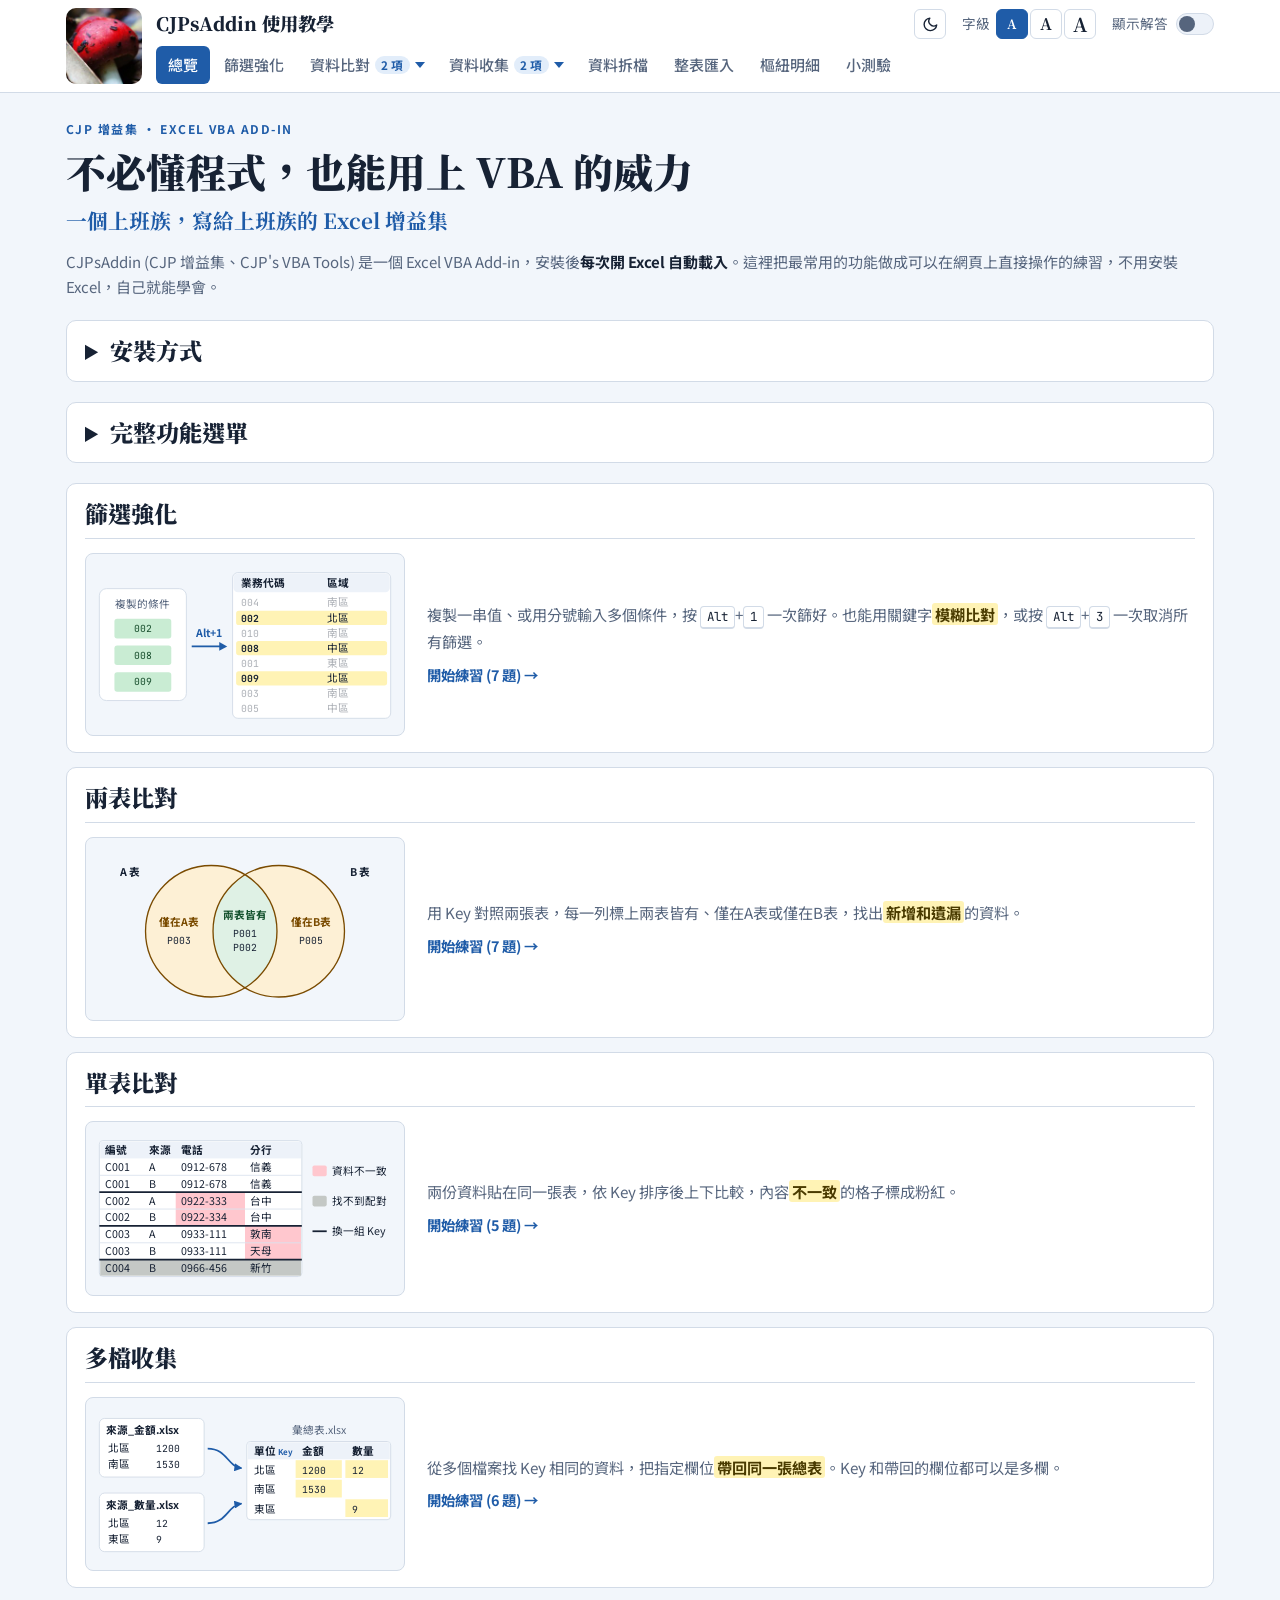
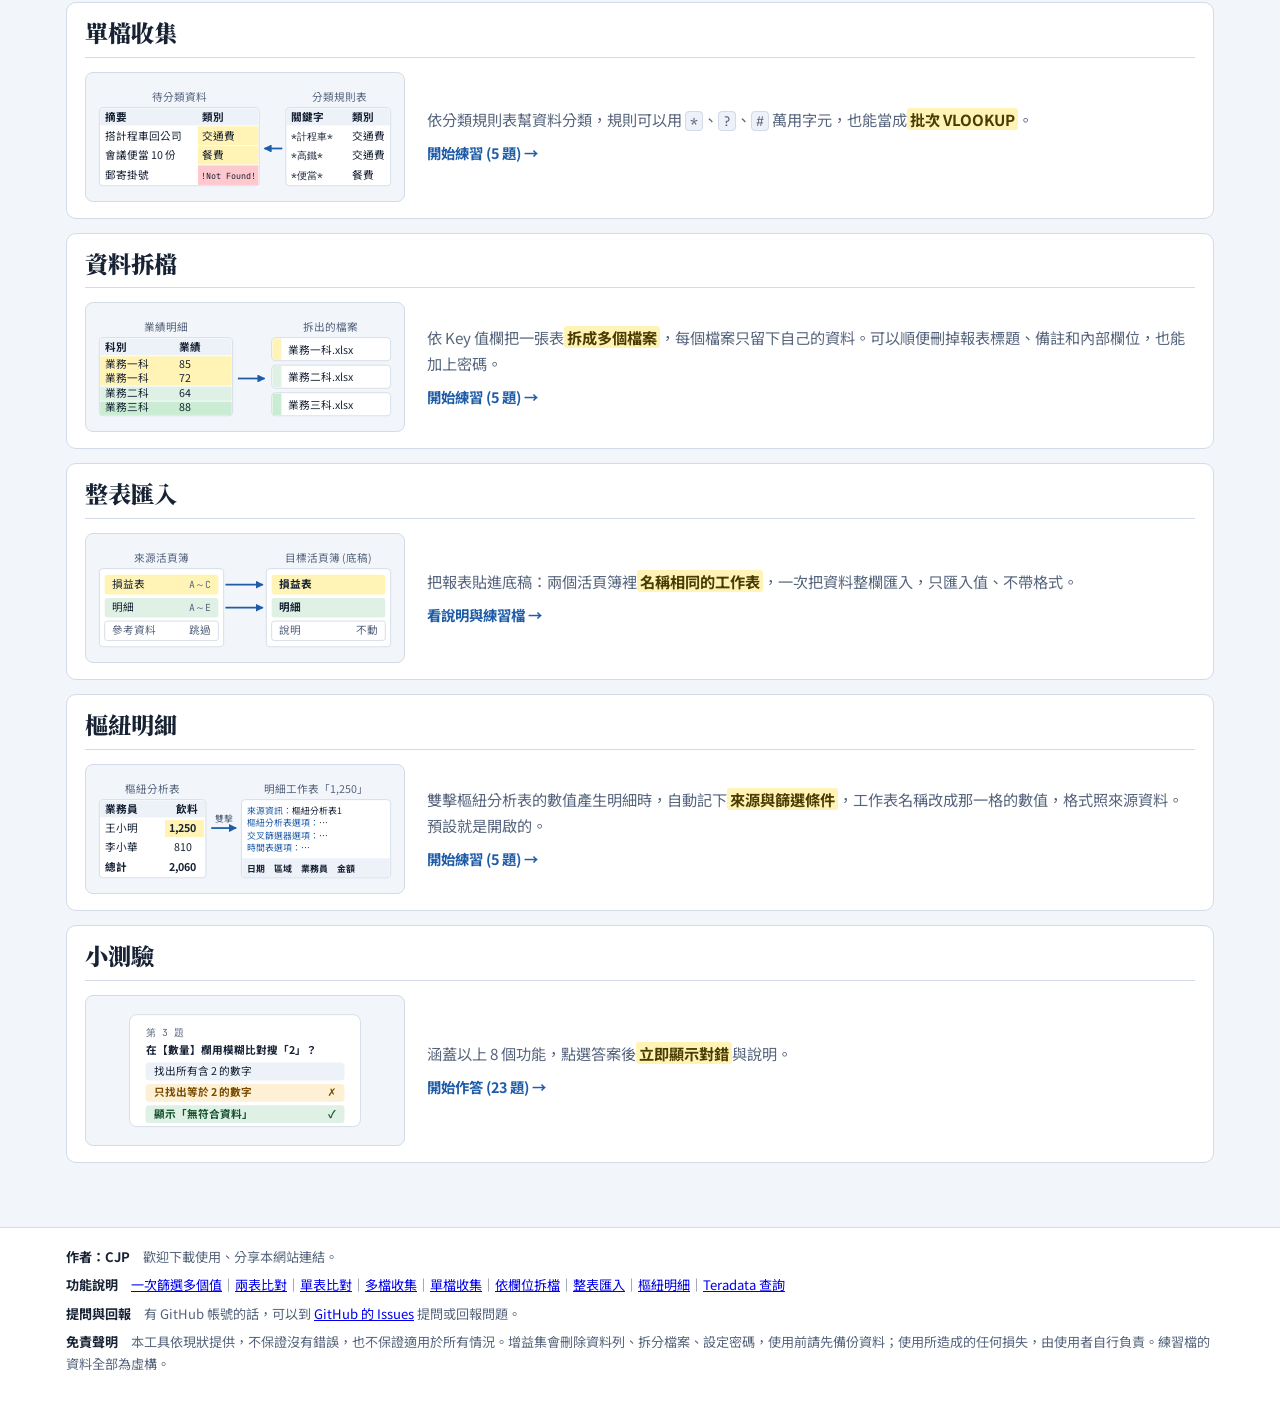
<file: index.html>
<!doctype html>
<html lang="zh-Hant">
<head>
<meta charset="utf-8">
<meta name="viewport" content="width=device-width, initial-scale=1, viewport-fit=cover">
<!-- 搜尋關鍵字：CJP、增益集、VBA、Add-in。標題、簡介、首頁說明與下方的結構化資料要一起維護 -->
<meta name="description" content="CJP 增益集 (CJPsAddin、CJP's VBA Tools) 是一個 Excel VBA Add-in，提供篩選強化、兩表比對、單表比對、多檔收集、單檔收集、資料拆檔、整表匯入、樞紐明細等功能。附教學與線上練習，直接在瀏覽器操作。">
<meta property="og:type" content="website">
<meta property="og:site_name" content="CJPsAddin">
<meta property="og:url" content="https://foolkidchang.github.io/CJPsAddin/">
<meta property="og:locale" content="zh_TW">
<meta property="og:title" content="CJP 增益集 CJPsAddin｜Excel VBA Tools (附教學)">
<meta property="og:description" content="CJP 增益集 (CJPsAddin、CJP's VBA Tools) 是一個 Excel VBA Add-in，提供篩選強化、兩表比對、單表比對、多檔收集、單檔收集、資料拆檔、整表匯入、樞紐明細等功能。附教學與線上練習，直接在瀏覽器操作。">
<meta name="google-site-verification" content="buucDtRrcJYY-0kigrYnWsXKJyp51EqlqKGfyQU-9uo">
<link rel="canonical" href="https://foolkidchang.github.io/CJPsAddin/">
<title>CJP 增益集 CJPsAddin｜Excel VBA Tools (附教學)</title>
<script type="application/ld+json">
{
  "@context": "https://schema.org",
  "@type": "WebSite",
  "name": "CJPsAddin",
  "alternateName": ["CJP 增益集", "CJP's VBA Tools", "CJP's Excel Add-in", "CJP Addin"],
  "url": "https://foolkidchang.github.io/CJPsAddin/",
  "inLanguage": "zh-Hant",
  "description": "CJP 增益集 (CJPsAddin) 是一個 Excel VBA Add-in。本站提供教學與線上練習。",
  "author": {"@type": "Person", "name": "CJP"},
  "about": {
    "@type": "SoftwareApplication",
    "name": "CJPsAddin",
    "alternateName": ["CJP 增益集", "CJP's VBA Tools", "CJP's Excel Add-in"],
    "applicationCategory": "BusinessApplication",
    "operatingSystem": "Windows (Microsoft Excel)"
  }
}
</script>
<!-- 流量統計 GoatCounter（報表：https://cjpsaddin.goatcounter.com）。no_onload：改由切換分頁時記錄，見 trackTab() -->
<script>window.goatcounter={no_onload:true};</script>
<script data-goatcounter="https://cjpsaddin.goatcounter.com/count" async src="https://gc.zgo.at/count.js"></script>
<link rel="preconnect" href="https://fonts.googleapis.com">
<link rel="preconnect" href="https://fonts.gstatic.com" crossorigin>
<link rel="stylesheet" href="https://fonts.googleapis.com/css2?family=Noto+Sans+TC:wght@400;500;700&family=Noto+Serif+TC:wght@700;900&family=JetBrains+Mono:wght@400;600&display=swap">
<style>
/* Layout: sticky tab bar; each lesson = short lead + task card + Excel-like sheet. Highlights carry the key words so text can stay short. */
/* Site palette: blue / light blue + goose-yellow highlight. Function colors (pink/grey/dup-blue, both/only, cond green, result yellow, Excel triangle) stay as in the add-in. */
:root{
  --bg:#f2f6fb; --surface:#ffffff; --ink:#172234; --muted:#56657d; --line:#d2dbe7;
  --accent:#1f5ca8; --accent-ink:#ffffff; --accent-soft:#e2edfa;
  --hdr:#edf2f9; --hdr-ink:#4a5a72; --grid:#dae2ed;
  --yellow:#ffe14d; --yellow-ink:#2a2300; --mark:#fff3b5; --mark-ink:#4a3b00;
  --both:#dff1e5; --both-ink:#15532f; --only:#fdf0d5; --only-ink:#7a4b00; --dup:#c2410c;
  --filterblue:#1f5fbf; --cond:#c9ecd3; --cond-ink:#174d2c;
  --pink:#ffc7ce; --pink-ink:#7a1f2b; --grey:#c4c8c5; --grey-ink:#2b302d; --dupblue:#1f4fd8; --tri:#1d8a4a;
  --shadow:0 1px 2px rgba(20,40,80,.06),0 6px 24px rgba(20,40,80,.08);
  --f-display:"Noto Serif TC","Songti TC","PMingLiU",serif;
  --f-body:"Noto Sans TC","Microsoft JhengHei","PingFang TC",system-ui,sans-serif;
  --f-mono:"JetBrains Mono",Consolas,"Courier New",monospace;
}
@media (prefers-color-scheme: dark){:root:not([data-theme="light"]){
  --bg:#0f1520; --surface:#162030; --ink:#e3eaf4; --muted:#9aa9bf; --line:#2a3850;
  --accent:#6aa7f0; --accent-ink:#0b1a2e; --accent-soft:#1b2c45;
  --hdr:#1c2738; --hdr-ink:#aab8cc; --grid:#26344a;
  --yellow:#e5c637; --yellow-ink:#1f1a00; --mark:#4d4318; --mark-ink:#fff1b0;
  --both:#173a25; --both-ink:#a6e6bf; --only:#3a2d12; --only-ink:#f3cf86; --dup:#ff8a5b;
  --filterblue:#7fb0ff; --cond:#1e4a30; --cond-ink:#bdf0cf;
  --pink:#5c2a33; --pink-ink:#ffd0d7; --grey:#454b47; --grey-ink:#e2e6e3; --dupblue:#8fb4ff; --tri:#4cc283;
  --shadow:0 1px 2px rgba(0,0,0,.3),0 6px 24px rgba(0,0,0,.35); color-scheme:dark}}
:root[data-theme="dark"]{
  --bg:#0f1520; --surface:#162030; --ink:#e3eaf4; --muted:#9aa9bf; --line:#2a3850;
  --accent:#6aa7f0; --accent-ink:#0b1a2e; --accent-soft:#1b2c45;
  --hdr:#1c2738; --hdr-ink:#aab8cc; --grid:#26344a;
  --yellow:#e5c637; --yellow-ink:#1f1a00; --mark:#4d4318; --mark-ink:#fff1b0;
  --both:#173a25; --both-ink:#a6e6bf; --only:#3a2d12; --only-ink:#f3cf86; --dup:#ff8a5b;
  --filterblue:#7fb0ff; --cond:#1e4a30; --cond-ink:#bdf0cf;
  --pink:#5c2a33; --pink-ink:#ffd0d7; --grey:#454b47; --grey-ink:#e2e6e3; --dupblue:#8fb4ff; --tri:#4cc283;
  --shadow:0 1px 2px rgba(0,0,0,.3),0 6px 24px rgba(0,0,0,.35); color-scheme:dark}

[hidden]{display:none!important}
*,*::before,*::after{box-sizing:border-box}
/* 字級切換：所有字級都用 rem，改 html 的 font-size 就能整頁放大 */
html[data-fs="l"]{font-size:112.5%}
html[data-fs="xl"]{font-size:125%}
body{background:var(--bg);color:var(--ink);font-family:var(--f-body);font-size:.9375rem;line-height:1.7;margin:0}
img{max-width:100%;height:auto}
h1,h2,h3{font-family:var(--f-display);text-wrap:balance;line-height:1.3;margin:0}
h2{font-size:1.55rem}
h3{font-size:1.08rem}
p{margin:0}
code,kbd,.mono{font-family:var(--f-mono)}
code{font-size:.88em;background:var(--hdr);border:1px solid var(--line);border-radius:4px;padding:0 4px}
button{font:inherit;cursor:pointer}
:focus-visible{outline:2px solid var(--accent);outline-offset:2px}
b.hl,.hl{background:var(--mark);color:var(--mark-ink);border-radius:3px;padding:0 3px;font-weight:700}
.k{color:var(--accent);font-weight:700}
.sw{display:inline-block;padding:0 6px;border-radius:3px;font-size:.85em;font-weight:500}
.sw.pink{background:var(--pink);color:var(--pink-ink)}
.sw.grey{background:var(--grey);color:var(--grey-ink)}
.sw.blue{color:var(--dupblue);font-weight:700;font-style:italic}
.sw.line{border-top:2px solid var(--ink);border-radius:0}

.bar{position:sticky;top:env(safe-area-inset-top,0px);z-index:20;background:var(--surface);border-bottom:1px solid var(--line)}
/* 頂端列：圖片佔左邊兩列高；右邊第一列是標題 (左)、明暗／字級／顯示解答 (右)，第二列是功能頁籤 */
.bar-in{max-width:1180px;margin:0 auto;padding:8px 16px;display:grid;grid-template-columns:auto 1fr auto;grid-template-areas:"img brand tools" "img tabs tabs";align-items:center;gap:6px 14px}
.brand-img{grid-area:img;width:76px;height:76px;border-radius:10px;object-fit:cover;align-self:center}
.brand{grid-area:brand;font-family:var(--f-display);font-weight:900;font-size:1.15rem}
.tabs{grid-area:tabs;display:flex;gap:2px;flex-wrap:nowrap;overflow-x:auto;scrollbar-width:none;align-items:center;min-width:0} /* 功能頁籤永遠一行，放不下時左右滑動 */
.tabs::-webkit-scrollbar{display:none}
.tabs>*{flex:none}
.tab{border:0;background:transparent;color:var(--muted);padding:6px 12px;border-radius:6px;font-weight:500}
.tab[aria-selected="true"]{background:var(--accent);color:var(--accent-ink)}
.tab:hover:not([aria-selected="true"]){color:var(--ink);background:var(--hdr)}
.bar-tools{grid-area:tools;justify-self:end;display:flex;align-items:center;gap:8px 16px;flex-wrap:wrap}
.teacher-toggle{display:flex;align-items:center;gap:8px;font-size:.85rem;color:var(--muted)}
.fs-pick{display:flex;align-items:center;gap:2px;font-size:.85rem;color:var(--muted)}
.fs-pick .fs-lbl{margin-right:4px}
.fs{border:1px solid var(--line);background:var(--surface);color:var(--ink);border-radius:6px;width:2rem;height:1.9rem;padding:0;line-height:1;font-family:var(--f-display);font-weight:700}
.fs[data-fs="m"]{font-size:.8rem}.fs[data-fs="l"]{font-size:1rem}.fs[data-fs="xl"]{font-size:1.2rem}
.fs[aria-pressed="true"]{background:var(--accent);color:var(--accent-ink);border-color:var(--accent)}
.fs:hover:not([aria-pressed="true"]){border-color:var(--accent)}
/* 明暗切換：淺色時顯示月亮（按了變深色），深色時顯示太陽 */
.theme-btn{border:1px solid var(--line);background:var(--surface);color:var(--ink);border-radius:6px;width:2rem;height:1.9rem;padding:0;display:grid;place-items:center}
.theme-btn:hover{border-color:var(--accent)}
.theme-btn svg{width:1.05rem;height:1.05rem;fill:none;stroke:currentColor;stroke-width:2;stroke-linecap:round;stroke-linejoin:round}
@media (max-width:720px){
  /* 手機：圖片佔左邊兩列 (標題、工具)，頁籤在下面整列 */
  .bar-in{grid-template-columns:auto 1fr;grid-template-areas:"img brand" "img tools" "tabs tabs";gap:4px 10px;padding-block:6px}
  .brand-img{width:56px;height:56px}
  .bar-tools{justify-self:end;justify-content:flex-end;gap:6px 10px} /* 換到第二行時靠右，和桌面版一致 */
  .tabs{margin-inline:-4px}
  .tab{padding:5px 10px}
  .fs-pick .fs-lbl,.lbl-long{display:none} /* 手機上拿掉「字級」，「顯示解答」只留「解答」，工具才排得進一行 */
  /* 工具按鈕用固定大小，不隨字級放大：最大字級時 360 寬的手機也排得進一行 */
  .theme-btn,.fs{width:30px;height:28px}
  .fs[data-fs="m"]{font-size:12px}.fs[data-fs="l"]{font-size:15px}.fs[data-fs="xl"]{font-size:18px}
  .theme-btn svg{width:16px;height:16px}
  .teacher-toggle{font-size:13px;gap:6px}
}
.switch{position:relative;width:38px;height:22px;border-radius:11px;border:1px solid var(--line);background:var(--hdr);padding:0}
.switch::after{content:"";position:absolute;top:2px;left:2px;width:16px;height:16px;border-radius:50%;background:var(--muted);transition:transform .15s}
.switch[aria-checked="true"]{background:var(--accent);border-color:var(--accent)}
.switch[aria-checked="true"]::after{transform:translateX(16px);background:var(--accent-ink)}

main{max-width:1180px;margin:0 auto;padding:26px 16px 64px}
/* 頁尾：作者與免責聲明 (著作權歸屬待確認前，不寫 © 與使用限制) */
.site-foot{border-top:1px solid var(--line);background:var(--surface)}
.site-foot-in{max-width:1180px;margin:0 auto;padding:18px 16px 26px;font-size:.82rem;color:var(--muted);display:grid;gap:6px}
.site-foot-in b{color:var(--ink)}
/* 第二層頁籤：接在所屬的第一層按鈕右邊同一行展開，兩者連成一塊 (例如「資料比對｜兩表比對 單表比對」)；
   有第二層、但目前沒展開的組加上 ▾，提示點下去還有選項 */
.subgrp{display:inline-flex;align-items:center;gap:2px;background:var(--accent-soft);border-radius:0 6px 6px 0;padding:3px;flex:none}
.tab.open{border-radius:6px 0 0 6px}
.tab.has-sub{display:inline-flex;align-items:center;gap:5px}
.tab.has-sub:not(.open)::after{content:attr(data-n);display:inline-flex;align-items:center;gap:2px;font-size:.78em;font-weight:700;color:var(--accent);background:var(--accent-soft);border-radius:999px;padding:1px 7px 1px 6px;line-height:1.4}
.tab.has-sub:not(.open)::before{content:"";order:2;width:0;height:0;border-left:.38em solid transparent;border-right:.38em solid transparent;border-top:.46em solid var(--accent);margin-right:-2px}
.subtab{border:0;background:transparent;color:var(--accent);padding:3px 10px;border-radius:4px;font-weight:500;font-size:.92em;white-space:nowrap}
.subtab[aria-selected="true"]{background:var(--surface);color:var(--ink);font-weight:700;box-shadow:0 1px 2px rgba(20,40,80,.15)}
.subtab:hover:not([aria-selected="true"]){background:var(--surface)}
section.lesson{display:grid;gap:20px}
.eyebrow{font-size:.75rem;letter-spacing:.12em;color:var(--accent);font-weight:700}
.lead{color:var(--muted)}
.lead b{color:var(--ink)}
.lead a{color:var(--accent);font-weight:700}
.head{display:grid;gap:6px}

.teacher-note{display:none;border:1px dashed var(--accent);background:var(--accent-soft);border-radius:8px;padding:10px 14px;font-size:.9rem}
.teacher-note::before{content:"解答　";font-weight:700;color:var(--accent)}
body.teacher .teacher-note{display:block}

.panel{background:var(--surface);border:1px solid var(--line);border-radius:10px;padding:16px 18px}
.grid-2{display:grid;grid-template-columns:repeat(auto-fit,minmax(min(100%,340px),1fr));gap:18px}
.grid-2>*{min-width:0}
/* 摺疊區塊的標題和總覽卡片的標題（.lc-title）同一格式；展開後標題下方加分隔線 */
details.more{background:var(--surface);border:1px solid var(--line);border-radius:10px;padding:16px 18px}
details.more>summary{cursor:pointer;font-family:var(--f-display);font-size:1.45rem;font-weight:900;line-height:1.2}
details.more>summary:hover{color:var(--accent)}
details.more[open]>summary{padding-bottom:10px;border-bottom:1px solid var(--line);margin-bottom:14px}
.more-body{display:grid;gap:16px}
#install,#macro-note,#s-out,#p-book{scroll-margin-top:130px} /* 捲到這些區塊時，不要被固定的頂端列 (兩列) 擋住 */
.tight{margin:0;padding-left:1.2em;display:grid;gap:3px;font-size:.92rem}

/* 功能簡介：示意圖 + 做什麼／什麼時候用／練完你會 */
.intro{display:grid;grid-template-columns:minmax(0,24rem) minmax(0,1fr);gap:20px;align-items:start}
@media (max-width:860px){.intro{grid-template-columns:1fr}}
.intro-txt{display:grid;gap:12px;align-content:start}
.intro-txt>p{font-size:.95rem}
.intro-cols{display:grid;grid-template-columns:repeat(auto-fit,minmax(min(100%,230px),1fr));gap:14px}
.intro h4{margin:0 0 4px;font-size:.92rem;color:var(--accent)}
.goals{list-style:none;padding-left:0}
.goals li{padding-left:1.3em;position:relative}
.goals li::before{content:"✓";position:absolute;left:0;color:var(--accent);font-weight:700}
.sub-head{display:grid;gap:4px;border-top:1px solid var(--line);padding-top:18px}
/* 「開始練習」右側的練習檔下載按鈕 (各單元同一個格式) */
.sub-head-top{display:flex;flex-wrap:wrap;align-items:center;justify-content:space-between;gap:8px 16px}
.dl-btn{display:inline-flex;align-items:center;gap:6px;border:1px solid var(--accent);color:var(--accent);background:var(--surface);border-radius:8px;padding:5px 12px;font-size:.88rem;font-weight:700;text-decoration:none}
.dl-btn:hover{background:var(--accent);color:var(--accent-ink)}
.dl-btn svg{width:1.05em;height:1.05em;fill:none;stroke:currentColor;stroke-width:2.2;stroke-linecap:round;stroke-linejoin:round}
/* 示意圖（inline SVG，顏色跟著主題變） */
.ill{margin:0;background:var(--bg);border:1px solid var(--line);border-radius:8px;padding:10px}
.ill svg{display:block;width:100%;height:auto}
.ill figcaption{font-size:.8rem;color:var(--muted);text-align:center;margin-top:6px}
.ill text{font-family:var(--f-body);font-size:12px;fill:var(--ink)}
.ill .i-mono{font-family:var(--f-mono);font-size:11px}
.ill .i-b{font-weight:700}
.ill .i-muted{fill:var(--muted)}
.ill .i-faint{opacity:.35}
.ill .i-box{fill:var(--surface);stroke:var(--line)}
.ill .i-hdr{fill:var(--hdr)}
.ill .i-cond{fill:var(--cond)}
.ill text.i-cond-t{fill:var(--cond-ink)}
.ill .i-mark{fill:var(--mark)}
.ill .i-acc{fill:var(--accent)}
.ill text.i-acc{font-weight:700}
.ill .i-arrow{stroke:var(--accent);stroke-width:2;fill:none}
.ill .i-only-f{fill:var(--only)}
.ill .i-ring{fill:none;stroke:var(--only-ink);stroke-width:1.5}
.ill .i-both{fill:var(--both)}
.ill text.i-only-t{fill:var(--only-ink);font-weight:700}
.ill text.i-both-t{fill:var(--both-ink);font-weight:700}
.ill .i-pink{fill:var(--pink)}
.ill .i-grey{fill:var(--grey)}
.ill .i-sep{stroke:var(--ink);stroke-width:2}
.ill .i-grid{stroke:var(--grid)}
/* Excel 截圖：<figure class="shot"><img src="img/檔名.png" alt="說明"><figcaption>說明</figcaption></figure> */
.shot{margin:0;display:grid;gap:6px}
.shot img{border:1px solid var(--line);border-radius:8px;box-shadow:var(--shadow)}
.shot figcaption{font-size:.8rem;color:var(--muted)}

/* overview */
.hero{display:grid;gap:6px}
.install-grid{display:grid;grid-template-columns:minmax(0,1fr) minmax(0,1.2fr);gap:18px;align-items:start}
@media (max-width:820px){.install-grid{grid-template-columns:1fr}}
.install-grid>*{min-width:0}
.pending{display:flex;gap:10px;align-items:center;border:1px dashed var(--line);background:var(--surface);border-radius:10px;padding:10px 14px;font-size:.9rem;color:var(--muted)}
.pending b{color:var(--ink)}
.hero h1{font-size:clamp(1.8rem,4vw,2.5rem);font-weight:900}
.hero .nb{display:inline-block} /* 只在逗號處換行 */
.hero .subtitle{font-family:var(--f-display);font-weight:700;font-size:clamp(1.05rem,2.2vw,1.3rem);color:var(--accent);margin-bottom:4px}
.qat{background:var(--surface);border:1px solid var(--line);border-radius:10px;box-shadow:var(--shadow);overflow:hidden}
.qat-title{background:var(--accent);color:var(--accent-ink);font-size:.8rem;padding:6px 12px}
.qat-row{display:flex;gap:6px;padding:12px;flex-wrap:wrap}
.qat-btn{display:flex;flex-direction:column;align-items:center;gap:4px;padding:8px 10px;border:1px solid var(--line);border-radius:6px;background:var(--hdr);min-width:92px;flex:1}
.qat-btn small{font-size:.72rem;color:var(--muted)}
kbd{display:inline-block;border:1px solid var(--line);border-bottom-width:2px;border-radius:4px;padding:0 6px;font-size:.78rem;background:var(--surface);color:var(--ink);line-height:1.6}
.steps{display:grid;grid-template-columns:repeat(auto-fit,minmax(min(100%,220px),1fr));gap:14px}
/* 安裝步驟：和「快速存取工具列」同樣的卡片樣式（藍色標題列＋外框＋陰影） */
.step{background:var(--surface);border:1px solid var(--line);border-radius:10px;box-shadow:var(--shadow);overflow:hidden;display:grid;gap:4px;align-content:start}
.step-n{background:var(--accent);color:var(--accent-ink);font-size:.8rem;font-weight:700;padding:6px 12px}
.step h3{padding:8px 14px 0}
.step p{font-size:.9rem;color:var(--muted);padding:0 14px 14px}
.step{min-width:0} .step code{overflow-wrap:anywhere} /* 長檔名換行，不要把卡片撐寬 */
/* 總覽的練習卡片：一張一行，左圖右文；手機改成上圖下文 */
.lessons{display:grid;gap:14px}
.lesson-card{border:1px solid var(--line);background:var(--surface);border-radius:10px;padding:16px 18px;color:var(--ink);text-decoration:none;display:grid;grid-template-columns:minmax(0,20rem) minmax(0,1fr);gap:14px 22px;align-items:center;transition:border-color .12s,box-shadow .12s}
.lesson-card:hover,.lesson-card:focus-visible{border-color:var(--accent);box-shadow:var(--shadow)}
.lesson-card .ill{padding:8px}
.lc-title{grid-column:1/-1;font-size:1.45rem;font-weight:900;line-height:1.2;padding-bottom:10px;border-bottom:1px solid var(--line)}
.lesson-card:hover .lc-title{color:var(--accent)}
.lc-txt{display:grid;gap:8px;align-content:center}
.lc-txt p{color:var(--muted);font-size:.95rem}
.lc-go{color:var(--accent);font-weight:700;font-size:.9rem}
.lesson-card:hover .lc-go{text-decoration:underline}
@media (max-width:700px){.lesson-card{grid-template-columns:1fr;gap:12px}}
@media (prefers-reduced-motion:reduce){.lesson-card{transition:none}}
.menu-tree{display:grid;grid-template-columns:repeat(auto-fit,minmax(min(100%,260px),1fr));gap:14px}
.menu-tree>div{min-width:0}
.menu-tree ul{list-style:none;margin:6px 0 0;padding:0 0 0 14px;border-left:1px solid var(--line)}
.menu-tree li{padding:1px 0;font-size:.88rem}
.menu-tree .grp{color:var(--muted)}
.lab-tag{font-size:.68rem;background:var(--accent);color:var(--accent-ink);border-radius:3px;padding:1px 6px;margin-left:6px;vertical-align:1px;text-decoration:none;white-space:nowrap}
a.lab-tag:hover,a.lab-tag:focus-visible{filter:brightness(1.15);text-decoration:underline}
/* hover / focus tooltip = the add-in's own menu TooltipText */
.menu-tree li[data-tip]{position:relative;cursor:help;width:fit-content;max-width:100%}
.menu-tree li[data-tip]>.mi{border-bottom:1px dotted var(--muted)}
.menu-tree li[data-tip]::after{content:attr(data-tip);position:absolute;left:0;top:calc(100% + 4px);z-index:30;width:max-content;max-width:min(320px,80vw);background:var(--ink);color:var(--bg);font-size:.8rem;line-height:1.5;padding:6px 10px;border-radius:6px;box-shadow:var(--shadow);opacity:0;visibility:hidden;pointer-events:none;transition:opacity .12s}
.menu-tree li[data-tip]:hover::after,.menu-tree li[data-tip]:focus-within::after{opacity:1;visibility:visible}
.menu-tree li[data-tip]:focus-visible{outline:2px solid var(--accent);outline-offset:2px;border-radius:2px}
@media (prefers-reduced-motion:reduce){.menu-tree li[data-tip]::after{transition:none}}
.menu-hint{font-size:.8rem;color:var(--muted);margin-bottom:8px}

/* excel-ish window */
.xl{background:var(--surface);border:1px solid var(--line);border-radius:10px;box-shadow:var(--shadow);overflow:hidden;min-width:0}
.xl-top{display:flex;flex-wrap:wrap;gap:8px;align-items:center;padding:8px 10px;border-bottom:1px solid var(--line);background:var(--hdr)}
.namebox{font-family:var(--f-mono);font-size:.8rem;border:1px solid var(--line);background:var(--surface);padding:2px 8px;border-radius:4px;min-width:56px;text-align:center}
.fx{flex:1;min-width:140px;font-size:.85rem;color:var(--muted);white-space:nowrap;overflow:hidden;text-overflow:ellipsis}
.tbtn{border:1px solid var(--line);background:var(--surface);color:var(--ink);border-radius:6px;padding:4px 10px;font-size:.85rem}
.tbtn:hover{border-color:var(--accent)}
.tbtn.primary{background:var(--accent);color:var(--accent-ink);border-color:var(--accent)}
.scroll{overflow-x:auto}
table.sheet{border-collapse:collapse;font-size:.85rem;width:100%;font-variant-numeric:tabular-nums}
.sheet th,.sheet td{border:1px solid var(--grid);padding:3px 8px;white-space:pre;text-align:left}
.sheet .colL th{background:var(--hdr);color:var(--hdr-ink);font-weight:400;text-align:center;font-family:var(--f-mono);font-size:.75rem;padding:1px 6px}
.sheet .rn{background:var(--hdr);color:var(--hdr-ink);text-align:center;font-family:var(--f-mono);font-size:.75rem;width:36px;padding:2px 4px}
.sheet.filtered .rn.data{color:var(--filterblue)}
.sheet .title-row th,.sheet .title-row td{font-weight:700;background:var(--surface)}
.sheet td.num{text-align:right;font-family:var(--f-mono)}
.sheet td{cursor:cell}
.sheet .active{outline:2px solid var(--accent);outline-offset:-2px}
.sheet .colsel{background:var(--accent-soft)}
.hcell{display:flex;align-items:center;justify-content:space-between;gap:6px}
.dd{border:1px solid var(--line);background:var(--hdr);color:var(--hdr-ink);border-radius:3px;font-size:.7rem;line-height:1;padding:2px 4px}
.dd.on{background:var(--filterblue);color:#fff;border-color:var(--filterblue)}
.statusbar{display:flex;justify-content:space-between;flex-wrap:wrap;gap:6px;padding:5px 12px;font-size:.78rem;color:var(--muted);border-top:1px solid var(--line);background:var(--hdr)}
.statusbar b{color:var(--ink);font-weight:500}
.sheet td.tnum{position:relative}
.sheet td.tnum::before{content:"";position:absolute;top:0;left:0;border-style:solid;border-width:6px 6px 0 0;border-color:var(--tri) transparent transparent transparent}
.sheet td.c-pink{background:var(--pink);color:var(--pink-ink)}
.sheet tr.r-grey td:not(.rn){background:var(--grey);color:var(--grey-ink)}
.sheet tr.r-grey td.c-pink{background:var(--pink);color:var(--pink-ink)}
.sheet tr.r-blue td:not(.rn){color:var(--dupblue);font-weight:700;font-style:italic}
.sheet tr.r-line td:not(.rn){border-top:2px solid var(--ink)}

/* task card */
.lab{display:grid;grid-template-columns:minmax(0,280px) minmax(0,1fr);gap:18px;align-items:start}
@media (max-width:900px){.lab{grid-template-columns:1fr}}
.missions{display:grid;gap:6px}
.mission{border:1px solid var(--line);background:var(--surface);color:var(--ink);border-radius:8px;padding:7px 10px;text-align:left;display:grid;grid-template-columns:auto 1fr;gap:0 10px;align-items:baseline}
.mission .mn{font-family:var(--f-mono);font-size:.75rem;color:var(--muted)}
.mission small{grid-column:2;color:var(--muted);font-size:.76rem}
.mission[aria-pressed="true"]{border-color:var(--accent);background:var(--accent-soft)}
.task{display:grid;gap:10px}
.task-text{font-size:.93rem;display:grid;gap:4px}
.task-text .op{display:flex;gap:8px}
.task-text .op::before{content:"▸";color:var(--accent)}
.conds{display:flex;flex-wrap:wrap;gap:6px}
.cond{font-family:var(--f-mono);font-size:.85rem;border:1px solid var(--line);background:var(--cond);color:var(--cond-ink);padding:4px 10px;border-radius:3px}
.cond[aria-pressed="true"]{outline:2px solid var(--accent);outline-offset:1px}
.cond.copied{outline:2px dashed var(--accent);outline-offset:2px;animation:ants .9s linear infinite}
@keyframes ants{50%{outline-color:transparent}}
@media (prefers-reduced-motion:reduce){.cond.copied{animation:none}}
.cond-hint{font-size:.8rem;color:var(--muted)}
.clip{font-size:.82rem;border:1px solid var(--line);border-radius:6px;padding:6px 10px;background:var(--hdr);display:flex;justify-content:space-between;gap:8px;align-items:center;flex-wrap:wrap}
.clip b{font-family:var(--f-mono);font-weight:600}
.runbar{display:flex;gap:6px;flex-wrap:wrap;align-items:center}
.runbtn{border:1px solid var(--line);background:var(--surface);color:var(--ink);border-radius:8px;padding:6px 12px;display:inline-flex;align-items:center;gap:8px;font-weight:500}
.runbtn:hover{border-color:var(--accent)}
.runbtn.k1{background:var(--accent);color:var(--accent-ink);border-color:var(--accent)}
.runbtn.k1 kbd{color:var(--ink)}

/* compare labs */
.scen-pick{display:flex;flex-wrap:wrap;gap:6px}
.scen{border:1px solid var(--line);background:var(--surface);color:var(--ink);border-radius:999px;padding:4px 12px;font-size:.85rem}
.scen[aria-pressed="true"]{background:var(--accent);color:var(--accent-ink);border-color:var(--accent)}
.recon-tables{display:grid;grid-template-columns:repeat(auto-fit,minmax(min(100%,420px),1fr));gap:18px}
.recon-tables>*{min-width:0}
.keyhdr{cursor:pointer}
.keyhdr:hover{background:var(--hdr)!important}
.badge{font-family:var(--f-mono);font-size:.68rem;border-radius:3px;padding:0 4px;margin-left:4px;font-weight:600}
.badge.key{background:var(--accent);color:var(--accent-ink)}
.badge.dat{background:var(--pink);color:var(--pink-ink)}
.th-key{background:var(--accent-soft)!important}
.th-dat{background:var(--hdr)!important}
.th-result{background:var(--hdr)!important;color:var(--muted)}
.th-result.done{background:var(--yellow)!important;color:var(--yellow-ink)}
.res{font-size:.78rem;border-radius:3px;padding:1px 6px;display:inline-block}
.res.both{background:var(--both);color:var(--both-ink)}
.res.only{background:var(--only);color:var(--only-ink)}
.res .d{color:var(--dup);font-weight:700}
.selui{display:grid;grid-template-columns:repeat(auto-fit,minmax(min(100%,230px),1fr));gap:10px;font-size:.85rem}
.field{display:grid;gap:3px}
.field label{color:var(--muted);font-size:.78rem}
.field output{font-family:var(--f-mono);border:1px solid var(--line);background:var(--surface);border-radius:4px;padding:4px 8px;min-height:30px}
.chks{display:grid;gap:4px}
.chk{display:flex;gap:8px;align-items:flex-start;font-size:.88rem}
.chk input{margin-top:5px;accent-color:var(--accent)}
.chk.fixed{color:var(--muted)}
.legend{display:flex;flex-wrap:wrap;gap:8px 14px;font-size:.82rem;color:var(--muted);align-items:center}
.summary{font-size:.8rem}
.summary td,.summary th{white-space:nowrap}
.summary .s-match{background:var(--both);color:var(--both-ink)}
.summary .s-mis{background:var(--pink);color:var(--pink-ink)}
.summary .s-dup{background:var(--hdr)}
.summary .kcol{color:var(--dupblue)}

/* collect lab（多檔收集） */
.badge.col{background:var(--yellow);color:var(--yellow-ink)}
.th-col{background:var(--mark)!important;color:var(--mark-ink)}
.sheet td.g-w{background:var(--mark);color:var(--mark-ink);font-weight:700}
.sheet tr.g-new td.rn{background:var(--accent);color:var(--accent-ink)}
.sheet th.cmt{position:relative}
.sheet th.cmt::after{content:"";position:absolute;top:0;right:0;border-style:solid;border-width:0 7px 7px 0;border-color:transparent #d83b01 transparent transparent}
.sheet td.pre{font-weight:700;color:var(--muted)}
.g-files{display:grid;grid-template-columns:repeat(auto-fit,minmax(min(100%,300px),1fr));gap:14px}
.g-files>*{min-width:0}
.sheet-tabs{display:flex;flex-wrap:wrap;gap:2px;padding:0 8px;border-top:1px solid var(--line);background:var(--hdr)}
.sheet-tab{border:0;background:transparent;color:var(--muted);font-size:.78rem;padding:3px 10px}
.sheet-tab[aria-selected="true"]{background:var(--surface);color:var(--ink);font-weight:700;box-shadow:inset 0 -2px 0 var(--accent)}
.g-log pre{white-space:pre-wrap;font-family:var(--f-mono);font-size:.8rem;margin:8px 0 0;background:var(--hdr);border:1px solid var(--line);border-radius:6px;padding:8px 10px}
table.wrap td,table.wrap th{white-space:normal}
/* classify lab（單檔收集） */
.sheet td.nf{background:var(--pink);color:var(--pink-ink);font-family:var(--f-mono)}
.sheet .ref{font-size:.7rem;color:var(--muted);margin-left:6px;font-weight:400;font-family:var(--f-mono)}
.sheet td.nf .ref{color:inherit}

/* split lab（資料拆檔） */
.sheet .cut{opacity:.35;text-decoration:line-through}
.sheet tr.grp td:not(.rn){color:var(--muted);font-style:italic}
.field input{font-family:var(--f-mono);font-size:.9rem;border:1px solid var(--line);background:var(--surface);color:var(--ink);border-radius:4px;padding:4px 8px;min-height:30px;width:100%}
.keep-h{font-size:.78rem;color:var(--muted);margin:12px 0 6px}
/* 保留範圍：依實際方位排成十字，同增益集的設定視窗 */
.xcross{display:grid;grid-template-columns:repeat(3,minmax(0,1fr));gap:6px 8px;align-items:center;max-width:560px}
.xc{display:flex;align-items:center;justify-content:center;gap:4px;font-size:.85rem;white-space:nowrap}
.xc.t{grid-column:2;grid-row:1}.xc.l{grid-column:1;grid-row:2;justify-content:flex-end}.xc.r{grid-column:3;grid-row:2;justify-content:flex-start}.xc.b{grid-column:2;grid-row:3}
.xc input{width:3.4em;text-align:center;font-family:var(--f-mono);font-size:.9rem;border:1px solid var(--line);background:var(--surface);color:var(--ink);border-radius:4px;padding:4px 2px}
.xcross output{grid-column:2;grid-row:2;text-align:center;font-family:var(--f-mono);font-size:.9rem;color:var(--accent);background:var(--hdr);border:1px solid var(--line);border-radius:4px;padding:4px 6px}
@media (max-width:520px){.xc{font-size:.72rem;gap:2px}.xc input{width:2.6em}}
.s-pv{white-space:pre-line;font-size:.88rem;border:1px solid var(--line);border-radius:6px;padding:8px 10px;background:var(--bg);margin:12px 0}
.s-pv.err{background:var(--pink);color:var(--pink-ink);border-color:var(--pink-ink)}
.shot{justify-items:center}
.shot img{display:block;max-width:100%;height:auto}

/* pivot lab（樞紐明細） */
.pv-ctl{display:grid;grid-template-columns:repeat(auto-fit,minmax(min(100%,200px),1fr));gap:12px;align-items:start}
.pv-ctl select{font:inherit;font-size:.88rem;border:1px solid var(--line);background:var(--surface);color:var(--ink);border-radius:4px;padding:4px 6px;width:100%}
.pv-sw{display:flex;align-items:center;gap:10px;font-weight:700}
.slicer{display:flex;flex-wrap:wrap;gap:4px}
.slicer button{border:1px solid var(--line);background:var(--surface);color:var(--muted);border-radius:4px;padding:3px 12px;font-size:.85rem}
.slicer button[aria-pressed="true"]{background:var(--accent-soft);color:var(--ink);border-color:var(--accent);font-weight:700}
.sheet td.pv{cursor:pointer;text-align:right;font-family:var(--f-mono)}
.sheet td.pv:hover{background:var(--accent-soft)}
.sheet .pv-tot{font-weight:700}
.sheet td.info{font-family:var(--f-mono);font-size:.82rem}
.sheet td.info b{color:var(--filterblue)}
.sheet tr.tbl-h th:not(.rn){background:#4472c4;color:#fff}
.sheet tr.tbl-b td:not(.rn){background:#d9e1f2;color:#1f2a3c}
.sheet td.src-h{font-weight:700;background:var(--hdr)}

/* quiz */
.quiz{display:grid;gap:12px}
.q{background:var(--surface);border:1px solid var(--line);border-radius:10px;padding:14px 16px;display:grid;gap:8px}
.q-n{font-family:var(--f-mono);font-size:.75rem;color:var(--muted)}
.q-group{display:flex;flex-wrap:wrap;align-items:baseline;gap:4px 10px;border-left:4px solid var(--accent);padding:2px 0 2px 10px;margin-top:10px}
.q-group:first-child{margin-top:0}
.q-group h3{color:var(--accent)}
.q-group .lab-tag{font-size:.88rem;font-weight:700;padding:3px 12px;border-radius:6px;vertical-align:0} /* 「回到練習 →」：比一般小標籤大、粗，才看得清楚 */
.opts{display:grid;gap:6px}
.opt{border:1px solid var(--line);background:var(--bg);color:var(--ink);border-radius:6px;padding:6px 12px;text-align:left}
.opt:hover:not(:disabled){border-color:var(--accent)}
.opt.right{background:var(--both);color:var(--both-ink);border-color:var(--both-ink)}
.opt.wrong{background:var(--only);color:var(--only-ink);border-color:var(--only-ink)}
.opt:disabled{cursor:default}
.opt.key{border:2px dashed var(--accent);background:var(--accent-soft)} /* 「顯示解答」打開時的正解 */
.opt.key::after{content:"　✓ 正解";color:var(--accent);font-weight:700}
.why{font-size:.88rem;color:var(--muted);border-left:3px solid var(--accent);padding-left:10px}
.score{font-family:var(--f-mono);font-size:.9rem;color:var(--accent);font-weight:600}

/* dialogs */
.overlay{position:fixed;inset:0;background:rgba(10,18,32,.4);display:grid;place-items:center;z-index:50;padding:16px}
.dlg{background:var(--surface);color:var(--ink);border:1px solid var(--line);border-radius:8px;box-shadow:0 20px 60px rgba(0,0,0,.3);width:min(460px,100%);max-height:calc(100vh - 32px);display:flex;flex-direction:column;overflow:hidden}
.dlg-t{padding:8px 14px;font-size:.82rem;background:var(--hdr);border-bottom:1px solid var(--line)}
.dlg-b{padding:16px 16px 10px;white-space:pre-line;font-size:.92rem;overflow:auto}
.dlg-b input[type=text]{width:100%;margin-top:10px;font:inherit;padding:5px 8px;border:1px solid var(--line);border-radius:4px;background:var(--bg);color:var(--ink)}
.dlg-f{padding:10px 16px 14px;display:flex;flex-wrap:wrap;justify-content:flex-end;gap:8px}
.dlg-f.stack{flex-direction:column;align-items:stretch}
.dbtn{border:1px solid var(--line);background:var(--bg);color:var(--ink);border-radius:6px;padding:6px 14px;text-align:left;white-space:pre-line}
.dbtn.primary{background:var(--accent);color:var(--accent-ink);border-color:var(--accent)}
.vlist{display:grid;gap:4px;margin-top:8px;max-height:260px;overflow:auto;border:1px solid var(--line);border-radius:4px;padding:8px}
.vlist label{display:flex;gap:8px;align-items:center;font-size:.88rem}
.toast{position:fixed;left:50%;bottom:calc(18px + env(safe-area-inset-bottom,0px));transform:translateX(-50%);background:var(--ink);color:var(--bg);padding:8px 14px;border-radius:8px;font-size:.85rem;z-index:60;max-width:calc(100% - 32px)}
.note-sm{font-size:.8rem;color:var(--muted)}
</style>
</head>
<body>
<script>try{var f=localStorage.getItem('cj-fs');if(f==='l'||f==='xl')document.documentElement.dataset.fs=f;var t=localStorage.getItem('cj-theme');if(t==='light'||t==='dark')document.documentElement.dataset.theme=t;}catch(e){}</script>
<header class="bar">
  <div class="bar-in">
    <img class="brand-img" src="img/logo_mushroom.jpg" alt="" width="76" height="76">
    <div class="brand">CJPsAddin 使用教學</div>
    <nav class="tabs" role="tablist" aria-label="功能單元">
      <button class="tab" role="tab" data-group="overview">總覽</button>
      <span class="subgrp" data-group="overview" role="group" hidden><button class="subtab" role="tab" data-tab="overview" data-group="overview" id="t-overview">總覽</button></span>
      <button class="tab" role="tab" data-group="filter">篩選強化</button>
      <span class="subgrp" data-group="filter" role="group" hidden><button class="subtab" role="tab" data-tab="filter" data-group="filter" id="t-filter">篩選強化</button></span>
      <button class="tab" role="tab" data-group="compare" data-label="資料比對">資料比對</button>
      <span class="subgrp" data-group="compare" role="group" hidden><button class="subtab" role="tab" data-tab="recon" data-group="compare" id="t-recon">兩表比對</button><button class="subtab" role="tab" data-tab="cross" data-group="compare" id="t-cross">單表比對</button></span>
      <button class="tab" role="tab" data-group="collect" data-label="資料收集">資料收集</button>
      <span class="subgrp" data-group="collect" role="group" hidden><button class="subtab" role="tab" data-tab="collect" data-group="collect" id="t-collect">多檔收集</button><button class="subtab" role="tab" data-tab="classify" data-group="collect" id="t-classify">單檔收集</button></span>
      <button class="tab" role="tab" data-group="split">資料拆檔</button>
      <span class="subgrp" data-group="split" role="group" hidden><button class="subtab" role="tab" data-tab="split" data-group="split" id="t-split">資料拆檔</button></span>
      <button class="tab" role="tab" data-group="move">整表匯入</button>
      <span class="subgrp" data-group="move" role="group" hidden><button class="subtab" role="tab" data-tab="move" data-group="move" id="t-move">整表匯入</button></span>
      <button class="tab" role="tab" data-group="settings" data-label="設定切換">設定切換</button>
      <span class="subgrp" data-group="settings" role="group" hidden><button class="subtab" role="tab" data-tab="pivot" data-group="settings" id="t-pivot">樞紐明細</button></span>
      <button class="tab" role="tab" data-group="quiz">小測驗</button>
      <span class="subgrp" data-group="quiz" role="group" hidden><button class="subtab" role="tab" data-tab="quiz" data-group="quiz" id="t-quiz">小測驗</button></span>
    </nav>
    <div class="bar-tools">
      <button class="theme-btn" id="theme-btn" type="button">
        <svg class="ic-moon" viewBox="0 0 24 24" aria-hidden="true"><path d="M21 12.8A9 9 0 1 1 11.2 3a7 7 0 0 0 9.8 9.8z"/></svg>
        <svg class="ic-sun" viewBox="0 0 24 24" aria-hidden="true" hidden><circle cx="12" cy="12" r="4.5"/><path d="M12 2v2M12 20v2M4.9 4.9l1.4 1.4M17.7 17.7l1.4 1.4M2 12h2M20 12h2M4.9 19.1l1.4-1.4M17.7 6.3l1.4-1.4"/></svg>
      </button>
      <div class="fs-pick" role="group" aria-label="字級">
        <span class="fs-lbl" aria-hidden="true">字級</span>
        <button class="fs" data-fs="m" aria-pressed="true" aria-label="字級：標準">A</button>
        <button class="fs" data-fs="l" aria-pressed="false" aria-label="字級：大">A</button>
        <button class="fs" data-fs="xl" aria-pressed="false" aria-label="字級：特大">A</button>
      </div>
      <div class="teacher-toggle"><span id="teacher-lbl"><span class="lbl-long">顯示</span>解答</span><button class="switch" id="teacher" role="switch" aria-checked="false" aria-labelledby="teacher-lbl"></button></div>
    </div>
  </div>
</header>

<main>
<!-- ============================ 總覽 ============================ -->
<section class="lesson" id="tab-overview">
  <div class="hero">
    <div class="eyebrow">CJP 增益集 · EXCEL VBA ADD-IN</div>
    <h1><span class="nb">不必懂程式，</span><span class="nb">也能用上 VBA 的威力</span></h1>
    <p class="subtitle"><span class="nb">一個上班族，</span><span class="nb">寫給上班族的 Excel 增益集</span></p>
    <p class="lead">CJPsAddin (CJP 增益集、CJP's VBA Tools) 是一個 Excel VBA Add-in，安裝後<b>每次開 Excel 自動載入</b>。這裡把最常用的功能做成可以在網頁上直接操作的練習，不用安裝 Excel，自己就能學會。</p>
  </div>

  <details class="more" id="install">
    <summary>安裝方式</summary>
    <div class="more-body">
    <p class="lead">執行一次安裝程式，之後<b class="hl">每次開 Excel 都會自動載入</b>，不用再設定。</p>

    <div class="pending"><span>📦</span><span><a class="dl-btn" href="files/CJPsAddin_v1.15.00.00.zip" download><svg viewBox="0 0 24 24" aria-hidden="true"><path d="M12 3v12m0 0-5-5m5 5 5-5M4 19h16"/></svg>下載增益集 v1.15.00.00 (zip)</a> 內含增益集 <code>CJPsAddin.xla</code> 與安裝程式。練習檔不在 zip 裡，請到篩選強化、兩表比對、單表比對、資料拆檔、整表匯入各單元下載。</span></div>

    <div class="steps">
      <div class="step"><span class="step-n">步驟 1</span><h3>下載並解壓縮</h3><p>在 zip 上按右鍵 →「全部解壓縮」。不要直接在 zip 裡執行，安裝程式要和 <code>CJPsAddin.xla</code> 放在同一個資料夾</p></div>
      <div class="step"><span class="step-n">步驟 2</span><h3>關閉 Excel，執行安裝檔</h3><p>雙擊 <code>CJPsAddin_Installer_v1.13.cmd</code>，按 <kbd>Y</kbd>。出現「Windows 已保護您的電腦」時，按「其他資訊」→「仍要執行」</p></div>
      <div class="step"><span class="step-n">步驟 3</span><h3>重新開啟 Excel</h3><p>「增益集」索引標籤出現三組選單</p></div>
      <div class="step"><span class="step-n">步驟 4</span><h3>開始練習</h3><p>從下方卡片或上方頁簽選一個練習單元</p></div>
    </div>
    <p class="note-sm" style="margin-top:10px">更新版本：下載新版，同樣執行安裝程式即可，會直接覆蓋舊版。</p>

    <div class="install-grid">
      <div class="qat" aria-label="快速存取工具列示意">
        <div class="qat-title">快速存取工具列 (安裝時自動加入)</div>
        <div class="qat-row">
          <div class="qat-btn"><span><kbd>Alt</kbd>+<kbd>1</kbd></span><small>完全比對</small></div>
          <div class="qat-btn"><span><kbd>Alt</kbd>+<kbd>2</kbd></span><small>模糊比對</small></div>
          <div class="qat-btn"><span><kbd>Alt</kbd>+<kbd>3</kbd></span><small>取消所有篩選</small></div>
        </div>
        <p class="note-sm" style="padding:0 12px 12px">工具列前 3 個按鈕會自動對應 <kbd>Alt</kbd>+<kbd>1</kbd>～<kbd>3</kbd>。</p>
      </div>

      <div class="panel">
        <h3>安裝程式做了哪些事</h3>
        <ol class="tight" style="margin-top:8px">
          <li>複製增益集到 <code>D:\VBA</code> (失敗改用 <code>C:\VBA</code>)，設為唯讀</li>
          <li>寫入 Excel 啟動設定，<b class="hl">開 Excel 自動載入</b></li>
          <li>快速存取工具列加入 3 個按鈕 (Alt+1～3；新版 Microsoft 365 可能要<a href="#qat-note">手動調整順序</a>)</li>
          <li>安裝資料夾加入 Excel <b class="hl">信任位置</b></li>
          <li>「啟用所有巨集」會改成「停用並通知」，<b>只收緊、不放寬</b> (<a href="#macro-note">自己的巨集檔怎麼辦？</a>)</li>
          <li>不覆寫公司的 Office 安全性原則</li>
          <li>產生診斷報告 <code>InstallDiagnostic.txt</code></li>
        </ol>
        <p class="note-sm" style="margin-top:10px">安裝失敗時，請查看安裝程式旁產生的 <code>InstallDiagnostic.txt</code>，裡面記錄了每個步驟的結果。</p>
      </div>
    </div>

    <div class="panel" id="qat-note" style="margin-top:14px">
      <h3>快速存取工具列的按鈕沒有排在最前面？</h3>
      <p style="margin-top:6px">新版的 Microsoft 365 Excel (左上角有「自動儲存」開關) 可能會把 3 個按鈕排到後面，<kbd>Alt</kbd>+<kbd>1</kbd>～<kbd>3</kbd> 就不會對應到它們。手動調整一次就好，之後會記住：</p>
      <ol class="tight" style="margin-top:8px">
        <li>在快速存取工具列任一個按鈕上按右鍵 →「自訂快速存取工具列」</li>
        <li>在右邊的清單選「篩選強化_完全比對」，按清單右側的「▲」(上移)，一直移到最上面</li>
        <li>依序把「篩選強化_模糊比對」移到第 2 個、「ProShowAllData」移到第 3 個，按「確定」</li>
        <li>按一下 <kbd>Alt</kbd>，工具列的按鈕會顯示數字：3 個按鈕是 1、2、3 就完成了</li>
      </ol>
      <p class="note-sm" style="margin-top:8px">如果「自動儲存」開關佔了 1，3 個按鈕會變成 2～4，快速鍵就改按 <kbd>Alt</kbd>+<kbd>2</kbd>～<kbd>4</kbd>；也可以直接用滑鼠點按鈕。</p>
    </div>

    <div class="panel" id="macro-note" style="margin-top:14px">
      <h3>安裝後，自己的巨集檔被擋下來了？</h3>
      <p style="margin-top:6px">如果你原本把巨集設定成「啟用所有巨集」，安裝程式會改成<b class="hl">「停用所有巨集 (事先通知)」</b>：任何檔案一打開就執行巨集，是常見的中毒管道。增益集本身不受影響 (安裝資料夾已加入信任位置)；你自己的巨集檔，打開時會先被擋下來，照下面做就好。</p>
      <ol class="tight" style="margin-top:8px">
        <li><b>一般情況：按一次「啟用內容」</b>。打開檔案時，上方出現黃色的「安全性警告」，直接按列上的「啟用內容」。Excel 會記住這個檔案，下次打開就不會再問。</li>
        <li><b>每次都產生新檔、或常搬位置的檔案</b> (例如每個月另存一份)：Excel 是依檔案位置記住的，新檔要再按一次。把這類檔案固定放在一個資料夾，再加入信任位置：「檔案 → 選項 → 信任中心 → 信任中心設定 → 信任位置 → 新增位置」，選那個資料夾，裡面的檔案就不會再問。</li>
        <li><b>網路磁碟上的檔案</b>：按「啟用內容」後，會再問「是否要讓這個檔案成為受信任的文件」，按「是」才會記住。</li>
        <li><b>從網路下載、信件附件的檔案</b>，出現紅色的「Microsoft 已封鎖巨集執行」時：先關閉檔案，在檔案上按右鍵 →「內容」→ 勾選「解除封鎖」→「確定」，再重新打開。</li>
      </ol>
      <p class="note-sm" style="margin-top:8px">按「啟用內容」時，請直接按黃色列上的按鈕；從「檔案 → 資訊」選「只在這次工作階段啟用」的話，Excel 不會記住。如果每次打開都還是要按，可能是公司的資安原則停用了這些功能，請洽資訊單位。</p>
    </div>
    </div>
  </details>

  <details class="more">
    <summary>完整功能選單</summary>
    <p class="menu-hint">滑鼠移到功能名稱上 (手機請點一下) 可以看到說明；點「練習 →」直接開始練習。</p>
    <div class="menu-tree">
      <div><h3>常用功能一</h3>
        <ul>
          <li data-tip="製作含超連結的工作表目錄" tabindex="0"><span class="mi">工作表目錄製作</span></li>
          <li class="grp">格式調整…<ul>
            <li data-tip="將資料表重整為固定樣式" tabindex="0"><span class="mi">樣式一致化</span></li>
            <li>列格式統一</li>
            <li data-tip="僅處理合併儲存格造成的最適列高錯誤" tabindex="0"><span class="mi">最適列高調整</span></li>
            <li data-tip="使用第一欄的資料相同性來畫表格的實線、虛線" tabindex="0"><span class="mi">上同質框線</span></li>
            <li data-tip="將合併儲存格內的所有欄位都輸入相同的值，以利篩選" tabindex="0"><span class="mi">合併儲存格補值</span></li>
            <li>新增自訂樣式</li>
            <li data-tip="設定版面相關參數，主要是標題列、頁首頁尾、頁面邊界" tabindex="0"><span class="mi">標準列印尺寸</span></li>
          </ul></li>
          <li class="grp">資料修正…<ul>
            <li data-tip="自動調整註解位置及大小" tabindex="0"><span class="mi">註解修正</span></li>
            <li data-tip="將樣式還原為預設狀態，避免大量樣式造成檔案毀損" tabindex="0"><span class="mi">樣式還原</span></li>
            <li data-tip="將資料剖析參數還原為預設狀態" tabindex="0"><span class="mi">剖析還原</span></li>
            <li data-tip="以當前選擇位置為基準，將同列最末格、同欄最右格有值的位置做為最大列、欄，並刪除多餘的欄、列" tabindex="0"><span class="mi">砍欄列</span></li>
            <li class="grp">進階修正…<ul>
              <li data-tip="刪除會造成效能低落的大量物件" tabindex="0"><span class="mi">刪除物件</span></li>
              <li data-tip="刪除現行活頁簿裡參照錯誤的名稱" tabindex="0"><span class="mi">名稱修正</span></li>
            </ul></li>
          </ul></li>
          <li class="grp">公式格上色…<ul>
            <li data-tip="將有公式的儲存格上色" tabindex="0"><span class="mi">公式上色</span></li>
            <li data-tip="將上色效果取消" tabindex="0"><span class="mi">取消上色</span></li>
          </ul></li>
          <li class="grp">資料轉換…<ul>
            <li data-tip="將選取範圍之數值資料重新修改為文字格式" tabindex="0"><span class="mi">數值轉文字</span></li>
            <li data-tip="將選取範圍之文字資料重新修改為數值格式" tabindex="0"><span class="mi">文字轉數值</span></li>
            <li data-tip="將選取範圍之民國日期轉為數值西元日期" tabindex="0"><span class="mi">民國日期轉西元日期</span></li>
            <li data-tip="將選取範圍之電話號碼格式進行重整(+國碼 電話號碼)" tabindex="0"><span class="mi">電話號碼格式重整</span></li>
            <li data-tip="將選取範圍之文字資料設定為超連結" tabindex="0"><span class="mi">文字轉超連結</span></li>
            <li data-tip="將選取範圍之文字轉換為半形大寫(並Trim)後填入所選範圍" tabindex="0"><span class="mi">全形轉半形</span></li>
            <li data-tip="將選取範圍之文字進行隱碼遮罩(並Trim)後填入所選範圍" tabindex="0"><span class="mi">隱碼處理</span></li>
            <li data-tip="將選取範圍之文字資料進行Trim" tabindex="0"><span class="mi">Trim儲存格</span></li>
            <li data-tip="將選取範圍中的合併儲存格進行補值(僅限單欄多列或單列多欄之合併儲存格)" tabindex="0"><span class="mi">合併儲存格補值</span></li>
          </ul></li>
          <li class="grp">SQL環境建立…<ul>
            <li data-tip="建立可執行Excel-SQL語法的工作區" tabindex="0"><span class="mi">For Excel</span></li>
            <li data-tip="建立可執行Teradata語法的工作區" tabindex="0"><span class="mi">For Teradata</span><a class="lab-tag" href="teradata-vba/">說明 →</a></li>
          </ul></li>
          <li data-tip="用唯讀的方式開啟檔案" tabindex="0"><span class="mi">唯讀開檔</span></li>
          <li class="grp">動態名稱相關…<ul>
            <li data-tip="依選取欄之第一列的值設定一個有動態長度(列數)的名稱 ※標題列需位於工作表第一列" tabindex="0"><span class="mi">名稱建立</span></li>
            <li data-tip="把當前活頁簿中動態範圍名稱的參照項目從公式(Offset)改成直接參照，以加快引用速度" tabindex="0"><span class="mi">名稱調整</span></li>
          </ul></li>
        </ul>
      </div>
      <div><h3>常用功能二</h3>
        <ul>
          <li class="grp">顯示切換…<ul>
            <li data-tip="分頁線顯示/不顯示" tabindex="0"><span class="mi">分頁線切換(僅當前工作表)</span></li>
            <li data-tip="格線顯示/不顯示" tabindex="0"><span class="mi">顯示格線切換(僅當前工作表)</span></li>
          </ul></li>
          <li class="grp">設定切換…<ul>
            <li data-tip="自動處理功能開/關" tabindex="0"><span class="mi">自動事件(套用至整個Excel)</span></li>
            <li data-tip="允許/不允許直接在儲存格內編輯公式" tabindex="0"><span class="mi">公式編輯(套用至整個Excel)</span></li>
            <li data-tip="當使用者對樞紐分析點兩下產生明細時，顯示/不顯示來源資訊" tabindex="0"><span class="mi">樞紐明細來源功能(套用至整個Excel)</span><a class="lab-tag" href="#pivot-1">練習 →</a></li>
            <li data-tip="將本檔案的日期篩選切換為分組/不分組" tabindex="0"><span class="mi">日期篩選變更(僅當前檔案)</span></li>
            <li data-tip="將所選工作表的具有零值的儲存格切換為顯示零/不顯示零" tabindex="0"><span class="mi">零值顯示變更(僅所選工作表)</span></li>
          </ul></li>
          <li class="grp">資料比對<ul>
            <li data-tip="將兩個工作表組指定欄位內容進行交叉比對，並回報比對結果" tabindex="0"><span class="mi">兩表比對</span><a class="lab-tag" href="#recon-1">練習 →</a></li>
            <li data-tip="將單一工作表的指定欄位內容進行排序後，上下比對，並回報比對結果" tabindex="0"><span class="mi">單表比對</span><a class="lab-tag" href="#cross-1">練習 →</a></li>
          </ul></li>
          <li class="grp">資料收集<ul>
            <li data-tip="將相同Key值的特定欄位帶回至總表" tabindex="0"><span class="mi">多檔收集</span><a class="lab-tag" href="#collect-1">練習 →</a></li>
            <li data-tip="依據〔分類規則表〕Key值進行資料收集；可當成批次VLOOKUP使用" tabindex="0"><span class="mi">單檔收集</span><a class="lab-tag" href="#classify-1">練習 →</a></li>
          </ul></li>
          <li data-tip="依Key值欄的內容，把工作表拆成多個檔案" tabindex="0"><span class="mi">資料拆檔</span><a class="lab-tag" href="#split-1">練習 →</a></li>
          <li data-tip="把來源活頁簿中，和目前活頁簿同名的工作表整欄匯入 (只匯入值；目標表的格式不變)" tabindex="0"><span class="mi">整表匯入</span><a class="lab-tag" href="#move">說明 →</a></li>
          <li class="grp">批量檔案處理…<ul>
            <li class="grp">更改檔名…<ul>
              <li>檔名讀取</li>
              <li>檔名更改</li>
            </ul></li>
            <li class="grp">取得檔案清單…<ul>
              <li>資料下載</li>
              <li>資料整理</li>
            </ul></li>
            <li data-tip="為所選Excel檔案批次加密，或檢查是否已加密" tabindex="0"><span class="mi">批量加密(限Excel)</span></li>
          </ul></li>
          <li data-tip="新增批次寄信功能至當前活頁簿" tabindex="0"><span class="mi">批次寄信</span></li>
          <li data-tip="讀取當前活頁簿的所有樞紐分析表" tabindex="0"><span class="mi">樞紐分析表讀取</span></li>
        </ul>
      </div>
      <div><h3>特殊功能</h3>
        <ul>
          <li data-tip="依「已複製的資訊」產生QRCode" tabindex="0"><span class="mi">產生QRCode</span></li>
        </ul>
        <h3 style="margin-top:14px">快速存取工具列</h3>
        <ul>
          <li data-tip="用複製的儲存格或分號分隔的多個條件，篩選出值完全相同的資料" tabindex="0"><span class="mi">篩選強化_完全比對</span> <kbd>Alt</kbd>+<kbd>1</kbd><a class="lab-tag" href="#filter-1">練習 →</a></li>
          <li data-tip="用多個關鍵字篩選出「包含」任一關鍵字的資料 (不適用數值欄位)" tabindex="0"><span class="mi">篩選強化_模糊比對</span> <kbd>Alt</kbd>+<kbd>2</kbd><a class="lab-tag" href="#filter-4">練習 →</a></li>
          <li data-tip="一次取消工作表上所有欄位的篩選，並回到目前選取的位置" tabindex="0"><span class="mi">ProShowAllData</span> <kbd>Alt</kbd>+<kbd>3</kbd><a class="lab-tag" href="#filter-7">練習 →</a></li>
        </ul>
      </div>
    </div>
  </details>

  <div class="lessons">
    <a class="lesson-card" href="#filter">
      <h3 class="lc-title">篩選強化</h3>
      <figure class="ill" data-ill="filter" aria-hidden="true"></figure>
      <div class="lc-txt">
        <p>複製一串值、或用分號輸入多個條件，按 <kbd>Alt</kbd>+<kbd>1</kbd> 一次篩好。也能用關鍵字<b class="hl">模糊比對</b>，或按 <kbd>Alt</kbd>+<kbd>3</kbd> 一次取消所有篩選。</p>
        <span class="lc-go">開始練習 (<span class="lc-n"></span> 題) →</span>
      </div>
    </a>
    <a class="lesson-card" href="#recon">
      <h3 class="lc-title">兩表比對</h3>
      <figure class="ill" data-ill="recon" aria-hidden="true"></figure>
      <div class="lc-txt">
        <p>用 Key 對照兩張表，每一列標上兩表皆有、僅在A表或僅在B表，找出<b class="hl">新增和遺漏</b>的資料。</p>
        <span class="lc-go">開始練習 (<span class="lc-n"></span> 題) →</span>
      </div>
    </a>
    <a class="lesson-card" href="#cross">
      <h3 class="lc-title">單表比對</h3>
      <figure class="ill" data-ill="cross" aria-hidden="true"></figure>
      <div class="lc-txt">
        <p>兩份資料貼在同一張表，依 Key 排序後上下比較，內容<b class="hl">不一致</b>的格子標成粉紅。</p>
        <span class="lc-go">開始練習 (<span class="lc-n"></span> 題) →</span>
      </div>
    </a>
    <a class="lesson-card" href="#collect">
      <h3 class="lc-title">多檔收集</h3>
      <figure class="ill" data-ill="collect" aria-hidden="true"></figure>
      <div class="lc-txt">
        <p>從多個檔案找 Key 相同的資料，把指定欄位<b class="hl">帶回同一張總表</b>。Key 和帶回的欄位都可以是多欄。</p>
        <span class="lc-go">開始練習 (<span class="lc-n"></span> 題) →</span>
      </div>
    </a>
    <a class="lesson-card" href="#classify">
      <h3 class="lc-title">單檔收集</h3>
      <figure class="ill" data-ill="classify" aria-hidden="true"></figure>
      <div class="lc-txt">
        <p>依分類規則表幫資料分類，規則可以用 <code>*</code>、<code>?</code>、<code>#</code> 萬用字元，也能當成<b class="hl">批次 VLOOKUP</b>。</p>
        <span class="lc-go">開始練習 (<span class="lc-n"></span> 題) →</span>
      </div>
    </a>
    <a class="lesson-card" href="#split">
      <h3 class="lc-title">資料拆檔</h3>
      <figure class="ill" data-ill="split" aria-hidden="true"></figure>
      <div class="lc-txt">
        <p>依 Key 值欄把一張表<b class="hl">拆成多個檔案</b>，每個檔案只留下自己的資料。可以順便刪掉報表標題、備註和內部欄位，也能加上密碼。</p>
        <span class="lc-go">開始練習 (<span class="lc-n"></span> 題) →</span>
      </div>
    </a>
    <a class="lesson-card" href="#move">
      <h3 class="lc-title">整表匯入</h3>
      <figure class="ill" data-ill="move" aria-hidden="true"></figure>
      <div class="lc-txt">
        <p>把報表貼進底稿：兩個活頁簿裡<b class="hl">名稱相同的工作表</b>，一次把資料整欄匯入，只匯入值、不帶格式。</p>
        <span class="lc-go">看說明與練習檔 →</span>
      </div>
    </a>
    <a class="lesson-card" href="#pivot">
      <h3 class="lc-title">樞紐明細</h3>
      <figure class="ill" data-ill="pivot" aria-hidden="true"></figure>
      <div class="lc-txt">
        <p>雙擊樞紐分析表的數值產生明細時，自動記下<b class="hl">來源與篩選條件</b>，工作表名稱改成那一格的數值，格式照來源資料。預設就是開啟的。</p>
        <span class="lc-go">開始練習 (<span class="lc-n"></span> 題) →</span>
      </div>
    </a>
    <a class="lesson-card" href="#quiz">
      <h3 class="lc-title">小測驗</h3>
      <figure class="ill" aria-hidden="true">
        <svg viewBox="0 0 340 150">
          <rect class="i-box" x="40" y="12" width="260" height="126" rx="8"/>
          <text x="58" y="36" class="i-muted i-mono">第 3 題</text>
          <text x="58" y="56" class="i-b">在【數量】欄用模糊比對搜「2」？</text>
          <rect class="i-hdr" x="58" y="66" width="224" height="20" rx="4"/><text x="68" y="80">找出所有含 2 的數字</text>
          <rect class="i-only-f" x="58" y="90" width="224" height="20" rx="4"/><text x="68" y="104" class="i-only-t">只找出等於 2 的數字</text><text x="268" y="104" class="i-only-t" text-anchor="middle">✗</text>
          <rect class="i-both" x="58" y="114" width="224" height="20" rx="4"/><text x="68" y="128" class="i-both-t">顯示「無符合資料」</text><text x="268" y="128" class="i-both-t" text-anchor="middle">✓</text>
        </svg>
      </figure>
      <div class="lc-txt">
        <p>涵蓋以上 8 個功能，點選答案後<b class="hl">立即顯示對錯</b>與說明。</p>
        <span class="lc-go">開始作答 (<span class="lc-n"></span> 題) →</span>
      </div>
    </a>
  </div>
</section>


<!-- ============================ 篩選強化 ============================ -->
<section class="lesson" id="tab-filter" hidden>
  <div class="head">
    <div class="eyebrow">練習 1</div>
    <h2>篩選強化</h2>
  </div>

  <div class="panel intro">
    <figure class="ill">
      <svg viewBox="0 0 340 186" role="img" aria-label="示意圖：複製 002、008、009 三個條件，按 Alt+1 後，表格只留下這三筆">
        <rect class="i-box" x="6" y="30" width="98" height="126" rx="8"/>
        <text x="55" y="52" text-anchor="middle" class="i-muted">複製的條件</text>
        <rect class="i-cond" x="23" y="64" width="64" height="22" rx="3"/><text class="i-cond-t i-mono" x="55" y="79" text-anchor="middle">002</text>
        <rect class="i-cond" x="23" y="94" width="64" height="22" rx="3"/><text class="i-cond-t i-mono" x="55" y="109" text-anchor="middle">008</text>
        <rect class="i-cond" x="23" y="124" width="64" height="22" rx="3"/><text class="i-cond-t i-mono" x="55" y="139" text-anchor="middle">009</text>
        <text x="129" y="84" text-anchor="middle" class="i-acc">Alt+1</text>
        <line class="i-arrow" x1="110" y1="95" x2="144" y2="95"/><path class="i-acc" d="M150 95 L141 90 L141 100 Z"/>
        <rect class="i-box" x="156" y="12" width="178" height="164" rx="6"/>
        <rect class="i-hdr" x="157" y="13" width="176" height="21" rx="5"/>
        <text x="166" y="28" class="i-b">業務代碼</text><text x="262" y="28" class="i-b">區域</text>
        <g class="i-faint"><text x="166" y="50" class="i-mono">004</text><text x="262" y="50">南區</text></g>
        <rect class="i-mark" x="160" y="55" width="170" height="16" rx="3"/><text x="166" y="67" class="i-mono i-b">002</text><text x="262" y="67">北區</text>
        <g class="i-faint"><text x="166" y="84" class="i-mono">010</text><text x="262" y="84">南區</text></g>
        <rect class="i-mark" x="160" y="89" width="170" height="16" rx="3"/><text x="166" y="101" class="i-mono i-b">008</text><text x="262" y="101">中區</text>
        <g class="i-faint"><text x="166" y="118" class="i-mono">001</text><text x="262" y="118">東區</text></g>
        <rect class="i-mark" x="160" y="123" width="170" height="16" rx="3"/><text x="166" y="135" class="i-mono i-b">009</text><text x="262" y="135">北區</text>
        <g class="i-faint"><text x="166" y="152" class="i-mono">003</text><text x="262" y="152">南區</text></g>
        <g class="i-faint"><text x="166" y="169" class="i-mono">005</text><text x="262" y="169">中區</text></g>
      </svg>
      <figcaption>複製一串值，按一次快捷鍵就篩好</figcaption>
    </figure>
    <div class="intro-txt">
      <h3>這個功能在做什麼</h3>
      <p>Excel 內建的篩選，要在下拉清單裡<b>一個一個勾</b>。篩選強化讓你把<b class="hl">一串值直接當條件</b>：複製幾個儲存格，或輸入用分號分隔的文字，按一次 <kbd>Alt</kbd>+<kbd>1</kbd> 就篩好。</p>
      <div class="intro-cols">
        <div>
          <h4>適合這些時候用</h4>
          <ul class="tight">
            <li>主管傳來一串客戶編號，要從大表裡把這些人挑出來</li>
            <li>要篩的值有十幾個，散在下拉清單的不同位置</li>
            <li>想找名稱<b>包含</b>某幾個關鍵字的資料</li>
            <li>套了好幾欄篩選，想一次全部取消</li>
          </ul>
        </div>
        <div>
          <h4>練完你會</h4>
          <ul class="tight goals">
            <li>用複製或輸入兩種方式帶入多個條件</li>
            <li>分辨什麼時候用完全比對、什麼時候用模糊比對</li>
            <li>處理資料本身含有分號的情況</li>
            <li>知道數值欄位不能用模糊比對</li>
          </ul>
        </div>
      </div>
    </div>
  </div>

  <div class="sub-head">
    <div class="sub-head-top"><h3>開始練習</h3><a class="dl-btn" href="files/filter_practice.xlsx" download="篩選強化_課堂練習檔.xlsx" title="資料全部虛構；「00_使用說明」有題目順序，「99_講師答案」有解答"><svg viewBox="0 0 24 24" aria-hidden="true"><path d="M12 3v12m0 0-5-5m5 5 5-5M4 19h16"/></svg>下載練習檔 (Excel)</a></div>
    <p class="lead">把條件<b class="hl">複製</b>過來，或在輸入框用 <b class="hl">半形分號 ;</b> 分隔，一次篩出多個值。先選題目，再照步驟操作。</p>
  </div>

  <div class="lab">
    <div class="missions" id="missions" role="group" aria-label="練習題目"></div>
    <div class="task">
      <div class="panel task">
        <div class="eyebrow" id="m-eyebrow">題目</div>
        <h3 id="m-title"></h3>
        <div class="task-text" id="m-text"></div>
        <div>
          <div class="cond-hint" id="cond-hint"></div>
          <div class="conds" id="conds"></div>
        </div>
        <div class="clip" id="clip"></div>
        <div class="runbar">
          <button class="runbtn k1" id="run-exact"><kbd>Alt</kbd><kbd>1</kbd>完全比對</button>
          <button class="runbtn" id="run-fuzzy"><kbd>Alt</kbd><kbd>2</kbd>模糊比對</button>
          <button class="runbtn" id="run-clear"><kbd>Alt</kbd><kbd>3</kbd>取消篩選</button>
        </div>
        <div class="teacher-note" id="m-teacher"></div>
      </div>
      <div class="xl">
        <div class="xl-top"><span class="namebox" id="namebox">D2</span><span class="fx" id="fxbar"></span></div>
        <div class="scroll"><table class="sheet" id="fsheet"></table></div>
        <div class="statusbar"><span id="fstatus"></span><span>點儲存格＝選欄位　▾＝原生篩選</span></div>
      </div>
      <p class="note-sm">表格為教學用範例資料。</p>
    </div>
  </div>

  <div class="grid-2">
    <div class="panel">
      <h3>完全比對 vs 模糊比對</h3>
      <div class="scroll" style="margin-top:8px">
      <table class="sheet">
        <tr class="title-row"><th></th><th>完全 Alt+1</th><th>模糊 Alt+2</th></tr>
        <tr><td>比對方式</td><td>值<b class="hl">完全相同</b></td><td><b class="hl">包含</b>關鍵字</td></tr>
        <tr><td>大小寫、前後空白</td><td colspan="2">都忽略</td></tr>
        <tr><td>數值欄位</td><td>可以</td><td><span class="sw pink">找不到</span></td></tr>
        <tr><td>篩空白儲存格</td><td colspan="2">輸入框直接按「確定」</td></tr>
      </table></div>
    </div>
    <div class="panel">
      <h3>要記住的 3 件事</h3>
      <ol class="tight">
        <li>沒複製東西 → 跳出<b>輸入框</b>，用 <b class="hl">;</b> 分隔</li>
        <li>複製內容含 <b>;</b> → 程式會問：分號是<b>分隔符號</b>還是<b>資料</b>？</li>
        <li>執行前會<b class="hl">先清掉所有既有篩選</b></li>
      </ol>
    </div>
  </div>
</section>

<!-- ============================ 兩表比對 ============================ -->
<section class="lesson" id="tab-recon" hidden>
  <div class="head">
    <div class="eyebrow">練習 2</div>
    <h2>兩表比對</h2>
  </div>

  <div class="panel intro">
    <figure class="ill">
      <svg viewBox="0 0 340 186" role="img" aria-label="示意圖：A 表和 B 表兩個圓形重疊，左邊是僅在A表的 P003，中間重疊處是兩表皆有的 P001、P002，右邊是僅在B表的 P005">
        <defs><clipPath id="ill-ra"><circle cx="132" cy="96" r="74"/></clipPath></defs>
        <circle class="i-only-f" cx="132" cy="96" r="74"/>
        <circle class="i-only-f" cx="208" cy="96" r="74"/>
        <circle class="i-both" cx="208" cy="96" r="74" clip-path="url(#ill-ra)"/>
        <circle class="i-ring" cx="132" cy="96" r="74"/>
        <circle class="i-ring" cx="208" cy="96" r="74"/>
        <text x="40" y="34" text-anchor="middle" class="i-b">A 表</text>
        <text x="300" y="34" text-anchor="middle" class="i-b">B 表</text>
        <text x="96" y="90" text-anchor="middle" class="i-only-t">僅在A表</text>
        <text x="96" y="110" text-anchor="middle" class="i-mono">P003</text>
        <text x="170" y="82" text-anchor="middle" class="i-both-t">兩表皆有</text>
        <text x="170" y="102" text-anchor="middle" class="i-mono">P001</text>
        <text x="170" y="118" text-anchor="middle" class="i-mono">P002</text>
        <text x="244" y="90" text-anchor="middle" class="i-only-t">僅在B表</text>
        <text x="244" y="110" text-anchor="middle" class="i-mono">P005</text>
      </svg>
      <figcaption>用 Key (例如商品代碼) 判斷每一筆在不在另一張表</figcaption>
    </figure>
    <div class="intro-txt">
      <h3>這個功能在做什麼</h3>
      <p>兩張表用同一個 <b class="hl">Key</b> (例如客戶編號) 對照，在每一列標上 <span class="res both">兩表皆有</span>、<span class="res only">僅在A表</span> 或 <span class="res only">僅在B表</span>。它只看這筆資料<b>有沒有</b>，不比較其他欄位的內容。</p>
      <div class="intro-cols">
        <div>
          <h4>適合這些時候用</h4>
          <ul class="tight">
            <li>這個月和上個月的名單，誰是新增、誰不見了</li>
            <li>系統匯出的清單和手上的對帳表，有沒有漏掉的</li>
            <li>兩份名單合併前，先確認差在哪幾筆</li>
            <li>原本要用 VLOOKUP 一筆一筆查「找不找得到」</li>
          </ul>
        </div>
        <div>
          <h4>練完你會</h4>
          <ul class="tight goals">
            <li>選對 Key，包含多欄組成的 Key</li>
            <li>兩張表欄位順序不同時，也能正確對應</li>
            <li>看懂「_有重複項」，以及重複資料選項的差別</li>
            <li>判斷什麼時候該接著用單表比對</li>
          </ul>
        </div>
      </div>
    </div>
  </div>

  <div class="sub-head">
    <h3>設定視窗</h3>
    <p class="lead">在增益集選單「常用功能二 → 資料比對 → 兩表比對」開啟。設定會記在工作表裡，下次在同一張工作表開啟時自動帶入。</p>
  </div>
  <div class="grid-2">
    <figure class="shot">
      <img src="img/recon_form.png" width="429" height="649" loading="lazy" alt="「兩表比對」的設定視窗 (用課堂練習檔第 1 題開啟)">
      <figcaption>「兩表比對」的設定視窗 (用課堂練習檔第 1 題開啟)</figcaption>
    </figure>
    <div class="panel">
      <h3>欄位說明</h3>
      <ul class="tight" style="margin-top:8px">
        <li><b>資料來源 (A)、(B)</b>：各選一個活頁簿和工作表，兩張表可以在不同檔案</li>
        <li><b>Key值組成欄</b>：單一 Key 填標題格，例如 <code>A9</code>；多欄 Key 填 <code>A;B;9</code> (最後的數字是標題列)</li>
        <li><b>結果呈現欄</b>：比對結果寫在哪一欄，例如 <code>D</code></li>
        <li><b>參數快速代入</b>：把 (A) 的檔案、欄位或全部設定帶到 (B)，兩張表格式相同時不用重填</li>
        <li><b>勾選項</b>：相同 Key 的重複資料，不論筆數一律視為相同</li>
      </ul>
      <p class="note-sm" style="margin-top:10px">下方的練習是這個視窗的簡化版：網頁上用點表頭的方式設定欄位，結果和增益集相同。</p>
    </div>
  </div>

  <div class="sub-head">
    <div class="sub-head-top"><h3>開始練習</h3><a class="dl-btn" href="files/recon_practice.xlsx" download="兩表比對_課堂練習檔.xlsx" title="資料全部虛構；「00_使用說明」有題目順序，「99_講師答案」有解答"><svg viewBox="0 0 24 24" aria-hidden="true"><path d="M12 3v12m0 0-5-5m5 5 5-5M4 19h16"/></svg>下載練習檔 (Excel)</a></div>
    <p class="lead">選一題，<b>點表頭設定 Key</b> (點的順序＝Key 的順序)，再按「執行兩表比對」。</p>
  </div>

  <div class="scen-pick" id="scen-pick" role="group" aria-label="選擇題目"></div>

  <div class="panel task">
    <div class="eyebrow" id="r-eyebrow"></div>
    <h3 id="r-title"></h3>
    <div class="task-text" id="r-text"></div>
    <div class="teacher-note" id="r-teacher"></div>
  </div>

  <div class="recon-tables" id="recon-tables"></div>

  <div class="panel task">
    <div class="selui">
      <div class="field"><label for="o-ka">(A) Key值組成欄</label><output id="o-ka"></output></div>
      <div class="field"><label for="o-ra">(A) 結果呈現欄</label><output id="o-ra"></output></div>
      <div class="field"><label for="o-kb">(B) Key值組成欄</label><output id="o-kb"></output></div>
      <div class="field"><label for="o-rb">(B) 結果呈現欄</label><output id="o-rb"></output></div>
    </div>
    <p class="note-sm">格式：單一 Key <code>A9</code>；多個 Key <code>A;B;9</code> (最後是標題列)</p>
    <label class="chk"><input type="checkbox" id="ignore-count"><span>相同Key值之重複資料，不論筆數一律視為相同</span></label>
    <div class="runbar">
      <button class="runbtn k1" id="r-run">執行兩表比對</button>
      <button class="runbtn" id="r-reset">清除結果</button>
      <span class="legend">後綴 <span class="res both">…<span class="d">_有重複項</span></span>＝Key 有重複</span>
    </div>
  </div>
</section>

<!-- ============================ 單表比對 ============================ -->
<section class="lesson" id="tab-cross" hidden>
  <div class="head">
    <div class="eyebrow">練習 3</div>
    <h2>單表比對</h2>
  </div>

  <div class="panel intro">
    <figure class="ill">
      <svg viewBox="0 0 340 176" role="img" aria-label="示意圖：依客戶編號排序後，C002 的電話、C003 的分行不一致標成粉紅，C004 只有一筆所以整列灰色，每換一組客戶編號畫一條分隔線">
        <rect class="i-box" x="6" y="12" width="228" height="153" rx="4"/>
        <rect class="i-hdr" x="7" y="13" width="226" height="19"/>
        <text x="12" y="27" class="i-b">編號</text><text x="62" y="27" class="i-b">來源</text><text x="98" y="27" class="i-b">電話</text><text x="176" y="27" class="i-b">分行</text>
        <rect class="i-pink" x="92" y="70" width="78" height="38"/>
        <rect class="i-pink" x="170" y="108" width="63" height="38"/>
        <rect class="i-grey" x="7" y="146" width="226" height="18"/>
        <line class="i-grid" x1="6" y1="51" x2="234" y2="51"/><line class="i-grid" x1="6" y1="89" x2="234" y2="89"/><line class="i-grid" x1="6" y1="127" x2="234" y2="127"/>
        <line class="i-sep" x1="6" y1="70" x2="234" y2="70"/><line class="i-sep" x1="6" y1="108" x2="234" y2="108"/><line class="i-sep" x1="6" y1="146" x2="234" y2="146"/>
        <g class="i-mono">
          <text x="12" y="46">C001</text><text x="62" y="46">A</text><text x="98" y="46">0912-678</text>
          <text x="12" y="65">C001</text><text x="62" y="65">B</text><text x="98" y="65">0912-678</text>
          <text x="12" y="84">C002</text><text x="62" y="84">A</text><text x="98" y="84">0922-333</text>
          <text x="12" y="103">C002</text><text x="62" y="103">B</text><text x="98" y="103">0922-334</text>
          <text x="12" y="122">C003</text><text x="62" y="122">A</text><text x="98" y="122">0933-111</text>
          <text x="12" y="141">C003</text><text x="62" y="141">B</text><text x="98" y="141">0933-111</text>
          <text x="12" y="160">C004</text><text x="62" y="160">B</text><text x="98" y="160">0966-456</text>
        </g>
        <text x="176" y="46">信義</text><text x="176" y="65">信義</text><text x="176" y="84">台中</text><text x="176" y="103">台中</text>
        <text x="176" y="122">敦南</text><text x="176" y="141">天母</text><text x="176" y="160">新竹</text>
        <rect class="i-pink" x="246" y="40" width="16" height="12" rx="2"/><text x="268" y="51">資料不一致</text>
        <rect class="i-grey" x="246" y="74" width="16" height="12" rx="2"/><text x="268" y="85">找不到配對</text>
        <line class="i-sep" x1="246" y1="114" x2="262" y2="114"/><text x="268" y="118">換一組 Key</text>
      </svg>
      <figcaption>依 Key 排序後，相同 Key 的列上下互相比較</figcaption>
    </figure>
    <div class="intro-txt">
      <h3>這個功能在做什麼</h3>
      <p>把兩份資料貼在同一張表，指定 <b class="hl">Key</b> 和要比較的欄位。程式會依 Key 排序，<b>相同 Key 的列互相比較</b>，內容不一樣的格子標成粉紅，一眼就看出差在哪裡。</p>
      <div class="intro-cols">
        <div>
          <h4>適合這些時候用</h4>
          <ul class="tight">
            <li>兩個系統的客戶資料，檢查電話、地址有沒有不一樣</li>
            <li>同一批訂單被重複匯入，金額有沒有被改過</li>
            <li>新舊兩版報表，逐筆核對數字</li>
            <li>兩表比對後兩邊都剩一些「僅在」，想找出是哪一欄打錯</li>
          </ul>
        </div>
        <div>
          <h4>練完你會</h4>
          <ul class="tight goals">
            <li>分清楚哪些欄當 Key、哪些欄拿來比對</li>
            <li>看懂粉紅、灰色、藍字、分隔線四種標記</li>
            <li>調整大小寫、文字與數值的比對規則</li>
            <li>用統計列判斷問題出在哪一欄</li>
          </ul>
        </div>
      </div>
    </div>
  </div>

  <div class="sub-head">
    <h3>設定視窗</h3>
    <p class="lead">在增益集選單「常用功能二 → 資料比對 → 單表比對」開啟。設定會記在工作表裡，下次在同一張工作表開啟時自動帶入。</p>
  </div>
  <div class="grid-2">
    <figure class="shot">
      <img src="img/cross_form.png" width="437" height="482" loading="lazy" alt="「單表比對」的設定視窗 (用課堂練習檔第 1 題開啟)">
      <figcaption>「單表比對」的設定視窗 (用課堂練習檔第 1 題開啟)</figcaption>
    </figure>
    <div class="panel">
      <h3>欄位說明</h3>
      <ul class="tight" style="margin-top:8px">
        <li><b>Key值組成欄</b>：哪些欄位可以代表同一組資料，例如 <code>A9</code> 或 <code>A;B;9</code></li>
        <li><b>資料比對範圍</b>：要比較內容的欄位，例如 <code>C;D;E</code></li>
        <li><b>英文大小寫、文字與數值</b>：勾選後視為不同 (預設不分)</li>
        <li><b>前後空白與連續空白</b>：一律視為不同，固定啟用、不能取消</li>
      </ul>
      <p class="note-sm" style="margin-top:10px">下方的練習是這個視窗的簡化版：網頁上用點表頭的方式設定欄位，結果和增益集相同。</p>
    </div>
  </div>

  <div class="sub-head">
    <div class="sub-head-top"><h3>開始練習</h3><a class="dl-btn" href="files/cross_practice.xlsx" download="單表比對_課堂練習檔.xlsx" title="資料全部虛構；「00_使用說明」有題目順序，「99_講師答案」有解答"><svg viewBox="0 0 24 24" aria-hidden="true"><path d="M12 3v12m0 0-5-5m5 5 5-5M4 19h16"/></svg>下載練習檔 (Excel)</a></div>
    <p class="lead">選一題，點表頭切換 <b>Key／比對</b>，再按「執行單表比對」。結果的顏色代表：</p>
    <div class="legend">
      <span><span class="sw pink">粉紅</span> 資料不一致</span>
      <span><span class="sw grey">灰色整列</span> 找不到配對</span>
      <span><span class="sw blue">藍色斜體</span> 同 Key 第 3 筆起</span>
      <span><span class="sw line">分隔線</span> 換一組 Key</span>
    </div>
  </div>

  <div class="scen-pick" id="c-pick" role="group" aria-label="選擇題目"></div>

  <div class="panel task">
    <div class="eyebrow" id="c-eyebrow"></div>
    <h3 id="c-title"></h3>
    <div class="task-text" id="c-text"></div>
    <div class="teacher-note" id="c-teacher"></div>
  </div>

  <div class="xl">
    <div class="xl-top"><span class="namebox" id="c-sheetname">工作表</span><span class="fx">點表頭切換：<b class="k">Key</b> → <b style="color:var(--pink-ink)">比對</b> → 取消</span></div>
    <div class="scroll" id="c-summary-wrap" hidden><table class="sheet summary" id="c-summary"></table></div>
    <div class="scroll"><table class="sheet" id="c-sheet"></table></div>
    <div class="statusbar"><span id="c-status"></span><span>左上角綠色三角形＝文字格式的數字</span></div>
  </div>

  <div class="panel task">
    <div class="selui">
      <div class="field"><label for="c-ok">Key值組成欄</label><output id="c-ok"></output></div>
      <div class="field"><label for="c-od">資料比對範圍</label><output id="c-od"></output></div>
    </div>
    <div class="chks">
      <label class="chk"><input type="checkbox" id="c-case"><span>英文大小寫視為不同 (<code>A</code> ≠ <code>a</code>)</span></label>
      <label class="chk"><input type="checkbox" id="c-orig"><span>文字與數值視為不同 (<code>'1</code> ≠ <code>1</code>、<code>'01</code> ≠ <code>'1</code>)</span></label>
      <label class="chk fixed"><input type="checkbox" checked disabled><span>前後空白及連續空白視為不同 (固定啟用)</span></label>
    </div>
    <div class="runbar">
      <button class="runbtn k1" id="c-run">執行單表比對</button>
      <button class="runbtn" id="c-reset">還原原始資料</button>
    </div>
  </div>
</section>

<!-- ============================ 多檔收集 ============================ -->
<section class="lesson" id="tab-collect" hidden>
  <div class="head">
    <div class="eyebrow">練習 4</div>
    <h2>多檔收集</h2>
  </div>

  <div class="panel intro">
    <figure class="ill">
      <svg viewBox="0 0 340 176" role="img" aria-label="示意圖：來源_金額和來源_數量兩個檔案，依單位把金額、數量帶回同一張彙總表">
        <defs><marker id="ill-ah" markerUnits="userSpaceOnUse" markerWidth="9" markerHeight="9" refX="8" refY="4.5" orient="auto"><path class="i-acc" d="M0 0 L9 4.5 L0 9 Z"/></marker></defs>
        <rect class="i-box" x="6" y="14" width="118" height="66" rx="6"/>
        <text x="14" y="32" class="i-b">來源_金額.xlsx</text>
        <text x="16" y="52">北區</text><text x="70" y="52" class="i-mono">1200</text>
        <text x="16" y="70">南區</text><text x="70" y="70" class="i-mono">1530</text>
        <rect class="i-box" x="6" y="98" width="118" height="66" rx="6"/>
        <text x="14" y="116" class="i-b">來源_數量.xlsx</text>
        <text x="16" y="136">北區</text><text x="70" y="136" class="i-mono">12</text>
        <text x="16" y="154">東區</text><text x="70" y="154" class="i-mono">9</text>
        <path class="i-arrow" d="M128 48 C150 48 150 68 166 70" marker-end="url(#ill-ah)"/>
        <path class="i-arrow" d="M128 132 C150 132 150 112 166 110" marker-end="url(#ill-ah)"/>
        <text x="253" y="32" text-anchor="middle" class="i-muted">彙總表.xlsx</text>
        <rect class="i-box" x="172" y="40" width="162" height="88" rx="4"/>
        <rect class="i-hdr" x="173" y="41" width="160" height="19"/>
        <text x="180" y="55" class="i-b">單位</text><text x="207" y="55" class="i-acc" style="font-size:9px">Key</text>
        <text x="234" y="55" class="i-b">金額</text><text x="290" y="55" class="i-b">數量</text>
        <rect class="i-mark" x="227" y="61" width="52" height="20"/><rect class="i-mark" x="283" y="61" width="48" height="20"/>
        <rect class="i-mark" x="227" y="83" width="52" height="20"/>
        <rect class="i-mark" x="283" y="105" width="48" height="20"/>
        <text x="180" y="76">北區</text><text x="234" y="76" class="i-mono">1200</text><text x="290" y="76" class="i-mono">12</text>
        <text x="180" y="98">南區</text><text x="234" y="98" class="i-mono">1530</text>
        <text x="180" y="120">東區</text><text x="290" y="120" class="i-mono">9</text>
      </svg>
      <figcaption>各檔案依 Key 把欄位帶回同一張總表</figcaption>
    </figure>
    <div class="intro-txt">
      <h3>這個功能在做什麼</h3>
      <p>先開好<b>總表</b>，再選好幾個<b>匯入檔案</b>。程式會在每個檔案裡找 <b class="hl">Key 相同</b>的資料，把指定的欄位帶回總表。可以想成進階版的 VLOOKUP：Key 和要帶回的欄位都可以是<b>多欄</b>，一次處理<b>多個檔案</b>。它在功能選單的「資料收集」群組裡，舊文章稱為「資料合併」。資料都在同一個檔案、只是要依規則對照時，用<a href="#classify">單檔收集</a>。</p>
      <div class="intro-cols">
        <div>
          <h4>適合這些時候用</h4>
          <ul class="tight">
            <li>把總表拆給各單位填寫，收回來後要合併回同一張表</li>
            <li>金額、數量分散在不同部門的檔案，要彙整成一張</li>
            <li>各門市的月報要彙整成全公司總表</li>
            <li>各單位處理完案件後清空待辦欄，要同步回總表</li>
          </ul>
        </div>
        <div>
          <h4>練完你會</h4>
          <ul class="tight goals">
            <li>正確填寫 Key值組成欄與資料回收欄</li>
            <li>看懂執行紀錄裡的 OK 與 (1/2)</li>
            <li>依情境選擇四個選項</li>
            <li>從只有標題的空白總表，彙整出完整資料</li>
          </ul>
        </div>
      </div>
    </div>
  </div>

  <div class="grid-2">
    <div class="panel">
      <h3>兩個欄位怎麼填</h3>
      <div class="scroll" style="margin-top:8px">
      <table class="sheet wrap">
        <tr class="title-row"><th>欄位</th><th>單一欄</th><th>多欄</th></tr>
        <tr><td><b>Key值組成欄</b><br><span class="note-sm">哪些欄位可以組出唯一值</span></td><td><code>A3</code></td><td><code>A;B;3</code></td></tr>
        <tr><td><b>資料回收欄</b><br><span class="note-sm">哪些欄位要帶回來</span></td><td><code>C</code></td><td><code>C;D</code></td></tr>
      </table></div>
      <ul class="tight" style="margin-top:10px">
        <li>Key 最後的數字是<b class="hl">標題列</b>，不是資料起始列</li>
        <li>資料回收欄只寫欄名，列號沿用 Key 的標題列</li>
        <li>匯入檔案是用<b class="hl">標題文字</b>找欄位：欄位順序、位置可以和總表不同，但標題文字要一模一樣</li>
      </ul>
    </div>
    <div class="panel">
      <h3>四個選項</h3>
      <div class="scroll" style="margin-top:8px">
      <table class="sheet wrap">
        <tr class="title-row"><th>選項</th><th>什麼時候勾</th></tr>
        <tr><td>一、資料回收欄之資料為空值時，仍要寫入</td><td>空白也是正確答案，例如清空代表已處理</td></tr>
        <tr><td>二、Key值有重複時，在資料被覆蓋前，需跳出提示</td><td>每個 Key 應該只出現一次，想抓出重複填寫</td></tr>
        <tr><td>三、如果Key值不存在於總表，將該筆資料新增於總表最下方列</td><td>允許各單位自行新增資料；或總表只留標題，全部資料由匯入檔彙整</td></tr>
        <tr><td>四、用總表工作表名稱，在各匯入檔案中找尋資料所在工作表</td><td>匯入檔有好幾張工作表，不確定存檔時停在哪一張</td></tr>
      </table></div>
    </div>
  </div>

  <div class="sub-head">
    <h3>設定視窗</h3>
    <p class="lead">在增益集選單「常用功能二 → 資料收集 → 多檔收集」開啟。設定會記在工作表裡，下次在同一張工作表開啟時自動帶入。</p>
  </div>
  <div class="grid-2">
    <figure class="shot">
      <img src="img/collect_form.png" width="365" height="511" loading="lazy" alt="「多檔收集」的設定視窗 (程式內部名稱是「資料收集」)">
      <figcaption>「多檔收集」的設定視窗 (程式內部名稱是「資料收集」)</figcaption>
    </figure>
    <div class="panel">
      <h3>欄位說明</h3>
      <ul class="tight" style="margin-top:8px">
        <li><b>資料彙總之目標活頁簿_工作表</b>：選總表所在的活頁簿和工作表</li>
        <li><b>Key值組成欄</b>：例如 <code>A3</code>；多欄 Key 填 <code>A;B;3</code></li>
        <li><b>資料回收欄</b>：要從匯入檔案帶回的欄位，例如 <code>C;D</code></li>
        <li><b>四個勾選項</b>：空值也寫入、覆蓋前提示、Key 不在總表時新增、依總表名稱找工作表</li>
        <li>按「確定」後，再選擇要匯入的檔案 (可以複選)</li>
      </ul>
      <p class="note-sm" style="margin-top:10px">下方的練習是這個視窗的簡化版：網頁上用點表頭的方式設定欄位，結果和增益集相同。</p>
    </div>
  </div>

  <div class="sub-head">
    <h3>開始練習</h3>
    <p class="lead">選一題，在總表<b>點表頭切換 Key／回收</b>，勾選需要的選項，再按「執行資料收集」。下方的匯入檔案就是會被讀取的內容。</p>
  </div>

  <div class="scen-pick" id="g-pick" role="group" aria-label="選擇題目"></div>

  <div class="panel task">
    <div class="eyebrow" id="g-eyebrow"></div>
    <h3 id="g-title"></h3>
    <div class="task-text" id="g-text"></div>
    <div class="teacher-note" id="g-teacher"></div>
  </div>

  <div class="xl">
    <div class="xl-top"><span class="namebox" id="g-book">總表</span><span class="fx">點表頭切換：<b class="k">Key</b> → <b style="color:var(--mark-ink)">回收</b> → 取消</span></div>
    <div class="scroll"><table class="sheet" id="g-master"></table></div>
    <div class="statusbar"><span id="g-status"></span><span>黃底＝這次寫入的格子　藍色列號＝新增的列</span></div>
  </div>

  <div class="panel task">
    <div class="selui">
      <div class="field"><label for="g-ok">Key值組成欄</label><output id="g-ok"></output></div>
      <div class="field"><label for="g-od">資料回收欄</label><output id="g-od"></output></div>
    </div>
    <div class="chks">
      <label class="chk"><input type="checkbox" id="g-ck1"><span>一、資料回收欄之資料為空值時，仍要寫入</span></label>
      <label class="chk"><input type="checkbox" id="g-ck2"><span>二、Key值有重複時，在資料被覆蓋前，需跳出提示</span></label>
      <label class="chk"><input type="checkbox" id="g-ck3"><span>三、如果Key值不存在於總表，將該筆資料新增於總表最下方列</span></label>
      <label class="chk"><input type="checkbox" id="g-ck4"><span>四、用總表工作表名稱，在各匯入檔案中找尋資料所在工作表</span></label>
    </div>
    <div class="runbar">
      <button class="runbtn k1" id="g-run">執行資料收集</button>
      <button class="runbtn" id="g-reset">還原總表</button>
    </div>
  </div>

  <div class="panel g-log" id="g-log" hidden>
    <h3>執行紀錄</h3>
    <p class="note-sm">程式會把這段文字寫在資料回收欄標題的備註裡 (表頭右上角的紅色三角形)。</p>
    <pre id="g-log-text"></pre>
  </div>

  <div class="head">
    <h3>匯入檔案</h3>
    <p class="note-sm">每個檔案預設只讀「存檔時停留的工作表」 (標示 ★)。</p>
  </div>
  <div class="g-files" id="g-files"></div>

  <div class="panel">
    <h3>要記住的 4 件事</h3>
    <ol class="tight" style="margin-top:8px">
      <li>同一個 Key 出現多次，<b class="hl">後面的值會蓋掉前面的</b>；不想被默默覆蓋就勾選項二</li>
      <li>執行紀錄寫在回收欄標題的備註：<b>OK</b>＝欄位都找到；<b>(1/2)</b>＝2 欄只找到 1 欄</li>
      <li>選項三新增的列只會寫入 Key 和回收欄，其他欄位留空</li>
      <li>新舊值相同 (忽略前後空白) 的格子不會重寫，也不計入寫入筆數</li>
    </ol>
  </div>
</section>

<!-- ============================ 單檔收集 ============================ -->
<section class="lesson" id="tab-classify" hidden>
  <div class="head">
    <div class="eyebrow">練習 5</div>
    <h2>單檔收集</h2>
  </div>

  <div class="panel intro">
    <figure class="ill">
      <svg viewBox="0 0 340 126" role="img" aria-label="示意圖：分類規則表寫著 *計程車* 是交通費、*便當* 是餐費，待分類資料的摘要依規則填入類別，找不到規則的填 !Not Found!">
        <defs><marker id="ill-ah2" markerUnits="userSpaceOnUse" markerWidth="9" markerHeight="9" refX="8" refY="4.5" orient="auto"><path class="i-acc" d="M0 0 L9 4.5 L0 9 Z"/></marker></defs>
        <text x="96" y="22" text-anchor="middle" class="i-muted">待分類資料</text>
        <rect class="i-box" x="6" y="30" width="180" height="88" rx="4"/>
        <rect class="i-hdr" x="7" y="31" width="178" height="19"/>
        <text x="12" y="45" class="i-b">摘要</text><text x="122" y="45" class="i-b">類別</text>
        <rect class="i-mark" x="117" y="51" width="68" height="21"/>
        <rect class="i-mark" x="117" y="73" width="68" height="21"/>
        <rect class="i-pink" x="117" y="95" width="68" height="22"/>
        <text x="12" y="66">搭計程車回公司</text><text x="122" y="66">交通費</text>
        <text x="12" y="88">會議便當 10 份</text><text x="122" y="88">餐費</text>
        <text x="12" y="110">郵寄掛號</text><text x="121" y="110" class="i-mono" style="font-size:9.5px">!Not Found!</text>
        <path class="i-arrow" d="M212 76 L192 76" marker-end="url(#ill-ah2)"/>
        <text x="276" y="22" text-anchor="middle" class="i-muted">分類規則表</text>
        <rect class="i-box" x="216" y="30" width="118" height="88" rx="4"/>
        <rect class="i-hdr" x="217" y="31" width="116" height="19"/>
        <text x="222" y="45" class="i-b">關鍵字</text><text x="290" y="45" class="i-b">類別</text>
        <text x="222" y="66" class="i-mono">*計程車*</text><text x="290" y="66">交通費</text>
        <text x="222" y="88" class="i-mono">*高鐵*</text><text x="290" y="88">交通費</text>
        <text x="222" y="110" class="i-mono">*便當*</text><text x="290" y="110">餐費</text>
      </svg>
      <figcaption>依規則表 (可以用萬用字元) 幫每一筆資料分類</figcaption>
    </figure>
    <div class="intro-txt">
      <h3>這個功能在做什麼</h3>
      <p>準備一張<b>待分類資料</b>和一張<b>分類規則表</b>。程式拿每一筆資料的 Key 去規則表比對，把符合那條規則的值寫回來。可以當成<b class="hl">批次 VLOOKUP</b>；而且規則表的 Key 可以用 <b class="hl">萬用字元</b>，例如「<code>*計程車*</code>＝交通費」，一條規則就能涵蓋很多種寫法。程式內部的名稱是「資料分類」。</p>
      <div class="intro-cols">
        <div>
          <h4>適合這些時候用</h4>
          <ul class="tight">
            <li>依商品代碼對照表，幫交易明細補上商品名稱、類別</li>
            <li>依摘要裡的關鍵字，把費用自動歸類</li>
            <li>依號碼開頭判斷類型，例如 09 開頭是手機</li>
            <li>依「區域＋商品」的組合，套用不同的獎金比例</li>
          </ul>
        </div>
        <div>
          <h4>練完你會</h4>
          <ul class="tight goals">
            <li>設定兩張表各自的 Key 與填入、來源欄</li>
            <li>用 <code>*</code>、<code>?</code>、<code>#</code> 寫分類規則</li>
            <li>安排規則的先後順序，並決定要不要帶回最後一項相符者</li>
            <li>看懂並處理 <code>!Not Found!</code></li>
          </ul>
        </div>
      </div>
    </div>
  </div>

  <div class="grid-2">
    <div class="panel">
      <h3>四個欄位怎麼填</h3>
      <div class="scroll" style="margin-top:8px">
      <table class="sheet wrap">
        <tr class="title-row"><th>表</th><th>欄位</th><th>範例</th></tr>
        <tr><td rowspan="2"><b>待分類資料</b></td><td>Key值組成欄</td><td><code>B1</code>／<code>A;B;1</code></td></tr>
        <tr><td>分類填入欄 (結果寫在這裡)</td><td><code>D</code>／<code>D;E</code></td></tr>
        <tr><td rowspan="2"><b>分類規則表</b></td><td>Key值組成欄 (可用萬用字元)</td><td><code>A1</code>／<code>A;B;1</code></td></tr>
        <tr><td>分類來源欄 (要帶回的值)</td><td><code>B</code>／<code>B;C</code></td></tr>
      </table></div>
      <ul class="tight" style="margin-top:10px">
        <li>Key 最後的數字是<b class="hl">標題列</b>，兩張表的標題列可以不同</li>
        <li>分類填入欄和分類來源欄的<b>欄數要一樣</b>，依順序一對一帶回</li>
        <li>兩張表的 Key 欄數也應該一樣</li>
      </ul>
    </div>
    <div class="panel">
      <h3>規則表可以用的萬用字元</h3>
      <div class="scroll" style="margin-top:8px">
      <table class="sheet wrap">
        <tr class="title-row"><th>寫法</th><th>意思</th><th>例子</th></tr>
        <tr><td><code>*</code></td><td>任意多個字 (也可以沒有)</td><td><code>*計程車*</code>＝包含「計程車」</td></tr>
        <tr><td><code>?</code></td><td>任一個字</td><td><code>P00?</code>＝P001～P009、P00A…</td></tr>
        <tr><td><code>#</code></td><td>任一個數字</td><td><code>09########</code>＝09 開頭的 10 位數字</td></tr>
        <tr><td><code>[ABC]</code></td><td>括號裡的任一個字</td><td><code>[AB]*</code>＝A 或 B 開頭</td></tr>
        <tr><td><code>[!A]</code></td><td>不是括號裡的字</td><td><code>[!0]*</code>＝不是 0 開頭</td></tr>
      </table></div>
      <p class="note-sm" style="margin-top:8px">比對時<b>不分大小寫</b>。要找真正的 <code>*</code>、<code>?</code>、<code>#</code> 符號，寫成 <code>[*]</code>、<code>[?]</code>、<code>[#]</code>。</p>
    </div>
  </div>

  <div class="sub-head">
    <h3>設定視窗</h3>
    <p class="lead">在增益集選單「常用功能二 → 資料收集 → 單檔收集」開啟。設定會記在工作表裡，下次在同一張工作表開啟時自動帶入。</p>
  </div>
  <div class="grid-2">
    <figure class="shot">
      <img src="img/classify_form.png" width="578" height="649" loading="lazy" alt="「單檔收集」的設定視窗 (程式內部名稱是「資料分類」)">
      <figcaption>「單檔收集」的設定視窗 (程式內部名稱是「資料分類」)</figcaption>
    </figure>
    <div class="panel">
      <h3>欄位說明</h3>
      <ul class="tight" style="margin-top:8px">
        <li><b>待分類資料</b>：要填入結果的工作表；<b>Key值組成欄</b> 例如 <code>B1</code>，<b>分類填入欄</b> 例如 <code>D</code></li>
        <li><b>分類規則表</b>：對照表或規則表；<b>Key值組成欄</b> 可以用萬用字元，<b>分類來源欄</b> 是要帶回的值</li>
        <li><b>參數快速代入</b>：把待分類資料的設定帶到分類規則表</li>
        <li><b>勾選項</b>：比完全部規則，帶回最後一個符合的</li>
      </ul>
      <p class="note-sm" style="margin-top:10px">下方的練習是這個視窗的簡化版：網頁上用點表頭的方式設定欄位，結果和增益集相同。</p>
    </div>
  </div>

  <div class="sub-head">
    <h3>開始練習</h3>
    <p class="lead">選一題，在兩張表<b>點表頭切換 Key／填入 (來源)</b>，再按「執行單檔收集」。結果旁的小字是「套用規則表第幾列」。</p>
  </div>

  <div class="scen-pick" id="k-pick" role="group" aria-label="選擇題目"></div>

  <div class="panel task">
    <div class="eyebrow" id="k-eyebrow"></div>
    <h3 id="k-title"></h3>
    <div class="task-text" id="k-text"></div>
    <div class="teacher-note" id="k-teacher"></div>
  </div>

  <div class="recon-tables" id="k-tables"></div>

  <div class="panel task">
    <div class="selui">
      <div class="field"><label for="k-ak">待分類資料｜Key值組成欄</label><output id="k-ak"></output></div>
      <div class="field"><label for="k-af">待分類資料｜分類填入欄</label><output id="k-af"></output></div>
      <div class="field"><label for="k-bk">分類規則表｜Key值組成欄</label><output id="k-bk"></output></div>
      <div class="field"><label for="k-bs">分類規則表｜分類來源欄</label><output id="k-bs"></output></div>
    </div>
    <label class="chk"><input type="checkbox" id="k-ck1"><span>進行全部〔分類規則表〕之Key值判斷，並帶回最後一項相符者</span></label>
    <div class="runbar">
      <button class="runbtn k1" id="k-run">執行單檔收集</button>
      <button class="runbtn" id="k-reset">還原資料</button>
    </div>
  </div>

  <div class="panel">
    <h3>要記住的 4 件事</h3>
    <ol class="tight" style="margin-top:8px">
      <li>預設由上往下找到<b class="hl">第一個符合</b>的規則就停：特殊規則放上面、通用規則放下面</li>
      <li>勾選「帶回最後一項相符者」時，會比完全部規則，以<b>最後一個符合</b>的為準</li>
      <li>分類填入欄會<b>整欄重寫</b>：原本的內容會被蓋掉，找不到規則的填 <code>!Not Found!</code></li>
      <li><code>#</code> 只代表數字：<code>09########</code> 對不到有「-」的 <code>0912-345-678</code></li>
    </ol>
  </div>
</section>

<!-- ============================ 資料拆檔 ============================ -->
<section class="lesson" id="tab-split" hidden>
  <div class="head">
    <div class="eyebrow">練習 6</div>
    <h2>資料拆檔</h2>
  </div>

  <div class="panel intro">
    <figure class="ill">
      <svg viewBox="0 0 340 126" role="img" aria-label="示意圖：一張業績表依科別拆成業務一科、業務二科、業務三科三個檔案">
        <defs><marker id="ill-ah3" markerUnits="userSpaceOnUse" markerWidth="9" markerHeight="9" refX="8" refY="4.5" orient="auto"><path class="i-acc" d="M0 0 L9 4.5 L0 9 Z"/></marker></defs>
        <text x="81" y="22" text-anchor="middle" class="i-muted">業績明細</text>
        <rect class="i-box" x="6" y="30" width="150" height="88" rx="4"/>
        <rect class="i-hdr" x="7" y="31" width="148" height="19"/>
        <text x="12" y="45" class="i-b">科別</text><text x="96" y="45" class="i-b">業績</text>
        <rect class="i-mark" x="7" y="51" width="148" height="33"/>
        <rect class="i-both" x="7" y="85" width="148" height="16"/>
        <rect class="i-cond" x="7" y="102" width="148" height="15"/>
        <text x="12" y="64">業務一科</text><text x="96" y="64">85</text>
        <text x="12" y="80">業務一科</text><text x="96" y="80">72</text>
        <text x="12" y="97">業務二科</text><text x="96" y="97">64</text>
        <text x="12" y="113">業務三科</text><text x="96" y="113">88</text>
        <path class="i-arrow" d="M162 76 L192 76" marker-end="url(#ill-ah3)"/>
        <text x="266" y="22" text-anchor="middle" class="i-muted">拆出的檔案</text>
        <rect class="i-box" x="200" y="30" width="134" height="26" rx="4"/><rect class="i-mark" x="201" y="31" width="10" height="24"/><text x="218" y="48">業務一科.xlsx</text>
        <rect class="i-box" x="200" y="61" width="134" height="26" rx="4"/><rect class="i-both" x="201" y="62" width="10" height="24"/><text x="218" y="79">業務二科.xlsx</text>
        <rect class="i-box" x="200" y="92" width="134" height="26" rx="4"/><rect class="i-cond" x="201" y="93" width="10" height="24"/><text x="218" y="110">業務三科.xlsx</text>
      </svg>
      <figcaption>依 Key 值欄的內容，一個 Key 拆成一個檔案</figcaption>
    </figure>
    <div class="intro-txt">
      <h3>這個功能在做什麼</h3>
      <p>一張報表裡有好幾個單位的資料，要分別寄給各單位時，用<b class="hl">資料拆檔</b>。程式依 <b>Key 值欄</b> (例如「科別」) 的內容，每個 Key 拆成一個檔案。每個檔案都是<b>整張工作表的複本</b>，只留下該 Key 的資料列，標題、格式、欄寬都會保留。也可以同時拆好幾張工作表，相同 Key 的資料會放進同一個檔案。</p>
      <div class="intro-cols">
        <div>
          <h4>適合這些時候用</h4>
          <ul class="tight">
            <li>各科的業績明細，拆給各科主管</li>
            <li>各分行的報表，拆檔後分別寄出</li>
            <li>拆好的檔案，要加上開啟密碼</li>
            <li>每個單位要收到好幾張表 (例如明細＋客戶清單)</li>
          </ul>
        </div>
        <div>
          <h4>練完你會</h4>
          <ul class="tight goals">
            <li>設定 Key 值欄與資料最後一列</li>
            <li>用保留範圍刪掉報表標題、合計、內部欄位</li>
            <li>處理群組標題列</li>
            <li>看懂「跳列」等錯誤提示</li>
          </ul>
        </div>
      </div>
    </div>
  </div>

  <div class="sub-head">
    <h3>設定視窗</h3>
    <p class="lead">在增益集選單「常用功能二」點<b>資料拆檔</b>，會開啟這個設定視窗。視窗下方隨時預覽會拆成幾個檔案；設定有問題時，預覽會變成紅字說明原因，「確定」不能按。設定會記在工作表裡，下次開啟自動帶入 (密碼除外)。</p>
  </div>
  <div class="grid-2">
    <figure class="shot">
      <img src="img/split_sheet.png" width="501" height="658" loading="lazy" alt="資料拆檔設定視窗的「工作表設定」分頁：勾選要拆的工作表、Key值欄標題格、資料最後一列，以及排成十字的保留範圍">
      <figcaption>「工作表設定」分頁 (用練習檔開啟)</figcaption>
    </figure>
    <div class="panel">
      <h3>工作表設定：每張表各一組參數</h3>
      <ol class="tight" style="margin-top:8px">
        <li><b>要拆分的工作表</b>：勾選要拆的表。右側是每張表的摘要，例如「B4｜5～22列」是 Key 值欄和資料範圍，「列4～22｜欄A～F」是保留範圍</li>
        <li><b>← →</b>：切換要設定哪一張表，Excel 會同步跳到那張工作表</li>
        <li><b>Key值欄標題格</b>：雙擊後用滑鼠點標題，例如「科別」。資料最後一列會自動偵測，下方有合計列時要改小</li>
        <li><b>保留範圍</b>：依上下左右排成十字，一開始就填好這張表的邊界。要刪哪一邊就改哪一格，範圍外的列、欄都會刪除；中間顯示目前的範圍</li>
        <li>欄名輸入小寫會自動轉成大寫</li>
      </ol>
    </div>
  </div>
  <div class="grid-2">
    <figure class="shot">
      <img src="img/split_file.png" width="501" height="658" loading="lazy" alt="資料拆檔設定視窗的「檔案設定」分頁：檔名與資料夾的前後文字、檔案開啟密碼與工作表保護密碼、參數表、拆檔選項">
      <figcaption>「檔案設定」分頁 (所有工作表共用)</figcaption>
    </figure>
    <div class="panel">
      <h3>檔案設定：所有工作表共用</h3>
      <ol class="tight" style="margin-top:8px">
        <li><b>檔名</b>：字首＋Key＋字尾，例如「9月業績_業務一科.xlsx」</li>
        <li><b>資料夾</b>：建在原檔所在的資料夾裡；兩格都空白時，名稱是「資料分檔_活頁簿名稱_年月日時分」</li>
        <li><b>密碼</b>：檔案開啟密碼和工作表保護密碼都要<b class="hl">輸入兩次</b>，避免打錯。密碼不會被記住，每次都要重新輸入</li>
        <li><b>參數表</b>：一起複製到每個檔案並設為隱藏，使用時只能拆一張工作表</li>
        <li><b>公式轉成值</b>：刪掉其他 Key 的資料後，公式可能算錯或變成 <code>#REF!</code>，勾選可以避免</li>
        <li><b>跳過群組標題列</b>：Key 值欄和左邊一欄內容相同的列 (例如「北區｜北區」) 不當成一個 Key</li>
      </ol>
    </div>
  </div>

  <div class="sub-head">
    <div class="sub-head-top"><h3>開始練習</h3><a class="dl-btn" href="files/split_practice.xlsx" download="資料拆檔_練習檔.xlsx" title="資料全部虛構；「說明」工作表有 9 個練習"><svg viewBox="0 0 24 24" aria-hidden="true"><path d="M12 3v12m0 0-5-5m5 5 5-5M4 19h16"/></svg>下載練習檔 (Excel)</a></div>
    <p class="lead">下面是「工作表設定」的簡化版。選一題，<b>點表頭設定 Key 值欄</b>，調整參數後按「執行資料拆檔」，看看會拆出哪些檔案。工作表上的刪除線表示在保留範圍外、會被刪除。</p>
  </div>

  <div class="scen-pick" id="s-pick" role="group" aria-label="選擇題目"></div>

  <div class="panel task">
    <div class="eyebrow" id="s-eyebrow"></div>
    <h3 id="s-title"></h3>
    <div class="task-text" id="s-text"></div>
    <div class="teacher-note" id="s-teacher"></div>
  </div>

  <div id="s-src"></div>

  <div class="panel task">
    <div class="selui">
      <div class="field"><label for="s-key">Key值欄標題格 (點表頭設定)</label><output id="s-key"></output></div>
      <div class="field"><label for="s-end">資料最後一列</label><input id="s-end" inputmode="numeric" autocomplete="off"></div>
    </div>
    <div class="keep-h">保留範圍 (已預填工作表內容的邊界；範圍外的列、欄都會刪除)</div>
    <div class="xcross">
      <label class="xc t">上：從第<input id="s-top" inputmode="numeric" autocomplete="off" aria-label="保留範圍上：從第幾列起">列起</label>
      <label class="xc l">左：從<input id="s-left" autocomplete="off" aria-label="保留範圍左：從哪一欄起">欄起</label>
      <output id="s-keep" title="目前的保留範圍"></output>
      <label class="xc r">右：到<input id="s-right" autocomplete="off" aria-label="保留範圍右：到哪一欄">欄</label>
      <label class="xc b">下：到第<input id="s-bottom" inputmode="numeric" autocomplete="off" aria-label="保留範圍下：到第幾列">列</label>
    </div>
    <label class="chk" style="margin-top:12px"><input type="checkbox" id="s-grp" checked><span>跳過群組標題列 (Key 值欄和左邊一欄內容相同的列)</span></label>
    <div class="s-pv" id="s-pv" role="status"></div>
    <div class="runbar">
      <button class="runbtn k1" id="s-run">執行資料拆檔</button>
      <button class="runbtn" id="s-reset">清除結果</button>
    </div>
  </div>

  <div class="g-files" id="s-out"></div>

  <div class="panel">
    <h3>要記住的 4 件事</h3>
    <ol class="tight" style="margin-top:8px">
      <li>資料要先依 Key 值欄<b class="hl">排序</b>：相同 Key 的資料要連在一起，否則會被擋下 (跳列)</li>
      <li>資料最後一列下方的內容 (合計、簽核欄) 不屬於任何 Key，會<b>原樣出現在每個檔案</b>；不要的話用保留範圍「下」刪掉</li>
      <li>拆檔前會先檢查全部的 Key：空白、錯誤值、檔名不能用的字元。有問題時<b>一個檔案都還沒產生</b>就會提示</li>
      <li>拆出的是整張表的複本，格式、欄寬、隱藏欄都保留；有公式時，建議勾選「公式轉成值」</li>
    </ol>
  </div>
</section>

<!-- ============================ 整表匯入 (原名資料搬移，頁籤 id 仍是 move) ============================ -->
<section class="lesson" id="tab-move" hidden>
  <div class="head">
    <div class="eyebrow">功能說明</div>
    <h2>整表匯入</h2>
  </div>

  <div class="panel intro">
    <figure class="ill">
      <svg viewBox="0 0 340 126" role="img" aria-label="示意圖：來源活頁簿的損益表、明細匯入目標活頁簿的同名工作表；來源的參考資料在目標沒有同名的表，跳過">
        <defs><marker id="ill-ah4" markerUnits="userSpaceOnUse" markerWidth="9" markerHeight="9" refX="8" refY="4.5" orient="auto"><path class="i-acc" d="M0 0 L9 4.5 L0 9 Z"/></marker></defs>
        <text x="76" y="22" text-anchor="middle" class="i-muted">來源活頁簿</text>
        <rect class="i-box" x="6" y="30" width="140" height="88" rx="4"/>
        <rect class="i-mark" x="12" y="37" width="128" height="22" rx="3"/><text x="20" y="52">損益表</text><text x="132" y="52" text-anchor="end" class="i-muted i-mono">A～C</text>
        <rect class="i-both" x="12" y="63" width="128" height="22" rx="3"/><text x="20" y="78">明細</text><text x="132" y="78" text-anchor="end" class="i-muted i-mono">A～E</text>
        <rect class="i-box" x="12" y="89" width="128" height="22" rx="3"/><text x="20" y="104" class="i-muted">參考資料</text><text x="132" y="104" text-anchor="end" class="i-muted">跳過</text>
        <path class="i-arrow" d="M148 48 L190 48" marker-end="url(#ill-ah4)"/>
        <path class="i-arrow" d="M148 74 L190 74" marker-end="url(#ill-ah4)"/>
        <text x="264" y="22" text-anchor="middle" class="i-muted">目標活頁簿 (底稿)</text>
        <rect class="i-box" x="194" y="30" width="140" height="88" rx="4"/>
        <rect class="i-mark" x="200" y="37" width="128" height="22" rx="3"/><text x="208" y="52" class="i-b">損益表</text>
        <rect class="i-both" x="200" y="63" width="128" height="22" rx="3"/><text x="208" y="78" class="i-b">明細</text>
        <rect class="i-box" x="200" y="89" width="128" height="22" rx="3"/><text x="208" y="104" class="i-muted">說明</text><text x="320" y="104" text-anchor="end" class="i-muted">不動</text>
      </svg>
      <figcaption>名稱相同的工作表整欄匯入 (只匯入值)，其他的表不動</figcaption>
    </figure>
    <div class="intro-txt">
      <h3>這個功能在做什麼</h3>
      <p>每個月把系統匯出的報表貼進固定格式的底稿，底稿裡的公式再參照這些資料。工作表一多，一張一張「複製、貼上值」很花時間，這時用<b class="hl">整表匯入</b>：來源活頁簿和目標活頁簿中<b>名稱相同的工作表</b>，一次把來源的資料整欄匯入目標。只匯入值，目標的格式、欄寬、公式欄都維持原樣。</p>
      <div class="intro-cols">
        <div>
          <h4>適合這些時候用</h4>
          <ul class="tight">
            <li>每月的報表，更新到同一份工作底稿</li>
            <li>系統匯出好幾張表，底稿也有同名的表</li>
            <li>底稿的公式、樞紐分析表參照固定的欄位，只要換資料</li>
          </ul>
        </div>
        <div>
          <h4>使用前準備</h4>
          <ul class="tight">
            <li>來源活頁簿先開啟</li>
            <li>目標的工作表名稱和來源一樣 (前後空白、英文大小寫不影響)</li>
            <li>目標檔會被覆寫，第一次用請先備份</li>
          </ul>
        </div>
      </div>
    </div>
  </div>

  <div class="sub-head">
    <h3>設定視窗</h3>
    <p class="lead">先開啟來源活頁簿，再切到要更新的底稿 (目標)，在增益集選單「常用功能二」點<b>整表匯入</b>。視窗會列出配對成功的工作表，確認後按「開始匯入」。</p>
  </div>
  <div class="grid-2">
    <figure class="shot">
      <img src="img/move_form.png" width="447" height="552" loading="lazy" alt="整表匯入設定視窗：目標與來源活頁簿的下拉選單、勾選要匯入的工作表清單 (工作表名稱與來源資料範圍)，以及跳過的工作表和原因">
      <figcaption>設定視窗 (用練習檔開啟)</figcaption>
    </figure>
    <div class="panel">
      <h3>視窗裡的設定</h3>
      <ol class="tight" style="margin-top:8px">
        <li><b>目標</b>：預設是執行時所在的活頁簿 (排在最上面)</li>
        <li><b>來源</b>：列出目前開著的活頁簿，自動選第一個不是目標的檔案。要的檔案不在清單裡時，先在 Excel 開啟它，再按一次下拉箭頭，清單會重新整理</li>
        <li><b>要匯入的工作表</b>：每一列是一張兩邊同名的工作表，例如「[損益表]」；右側的「來源資料範圍」是要匯入的範圍，例如「A~C 欄，10 列」。兩邊名稱只差前後空白或英文大小寫時，會寫成「[來源表] → [目標表]」。<b class="hl">取消勾選的不匯入</b>，例如兩邊都有的「說明」表</li>
        <li>清單下方的藍字是<b>跳過的表與原因</b>：沒有同名的目標表、來源表是空的、目標表有保護 (請先取消保護)</li>
        <li>按鈕會顯示要匯入幾張，例如「開始匯入 (2 張)」；匯入後會列出成功和失敗的工作表</li>
      </ol>
    </div>
  </div>

  <div class="sub-head">
    <h3>只匯入值：內容會怎麼變</h3>
    <p class="lead">只匯入值等於把每一格<b>重新輸入一次</b>，和「先貼到記事本、再貼回 Excel」的效果一樣。結果會依目標欄的儲存格格式而不同：</p>
  </div>
  <div class="panel">
    <div class="scroll">
      <table class="sheet wrap">
        <tr class="title-row"><th>來源的內容</th><th>目標欄是一般格式</th><th>目標欄是文字格式</th></tr>
        <tr><td>文字的 <code>1250</code></td><td>數字 1,250 (套用目標欄的數字格式)</td><td>文字 1250</td></tr>
        <tr><td>文字的 <code>2026/10/02</code></td><td>日期</td><td>文字</td></tr>
        <tr><td>員編 <code>00123</code></td><td><b class="hl">123</b>：前導零消失</td><td>00123</td></tr>
        <tr><td>16 碼卡號</td><td><b class="hl">4.31112E+15</b>：超過 15 位的數字會失真</td><td>完整保留</td></tr>
        <tr><td>開頭是 <code>-</code>、<code>+</code>、<code>@</code>、<code>=</code> 的文字，例如 <code>-已結案</code></td><td colspan="2">保留為文字，不會被當成公式</td></tr>
        <tr><td>公式</td><td colspan="2">匯入的是計算結果</td></tr>
      </table>
    </div>
    <p class="note-sm" style="margin-top:8px">員編、卡號、代碼這類要保留原樣的欄位，請先把目標欄設成文字格式。</p>
  </div>

  <div class="sub-head">
    <div class="sub-head-top"><h3>練習檔</h3><span style="display:flex;flex-wrap:wrap;gap:8px"><a class="dl-btn" href="files/move_source.xlsx" download="來源_報表.xlsx" title="資料全部虛構"><svg viewBox="0 0 24 24" aria-hidden="true"><path d="M12 3v12m0 0-5-5m5 5 5-5M4 19h16"/></svg>來源_報表.xlsx</a><a class="dl-btn" href="files/move_target.xlsx" download="目標_底稿.xlsx" title="資料全部虛構；「說明」工作表有 10 個步驟"><svg viewBox="0 0 24 24" aria-hidden="true"><path d="M12 3v12m0 0-5-5m5 5 5-5M4 19h16"/></svg>目標_底稿.xlsx</a></span></div>
    <p class="lead">兩個檔案下載到同一個資料夾並開啟，切到「目標_底稿」執行整表匯入。目標檔的「說明」工作表列了 10 個步驟和預期結果，照著做可以看到上面每一條規則的效果。重新練習時，兩個檔案都不要存檔、關掉重開即可。</p>
  </div>

  <div class="panel">
    <h3>要記住的 4 件事</h3>
    <ol class="tight" style="margin-top:8px">
      <li>目標表從 A 欄到來源最後一欄是<b class="hl">整欄清除</b>後再寫入：這幾欄裡原有的內容 (包括資料下方的備註) 都會清掉；更右邊的欄不受影響。底稿自己的公式、備註，請放在來源資料範圍的右邊</li>
      <li>取消勾選的目標表會<b>記在那張工作表裡</b>，下次預設不勾；目標檔要存檔才記得住，複製工作表時這個記錄不會跟著複製</li>
      <li>目標欄有跨欄的合併儲存格時，那張表會匯入失敗，結果訊息會列出來；其他表照常匯入</li>
      <li>改了 Windows 的顯示比例 (例如 100% 改成 150%) 後視窗排版亂掉：把 Excel 全部關掉再重新開啟</li>
    </ol>
  </div>
</section>

<!-- ============================ 樞紐明細 ============================ -->
<section class="lesson" id="tab-pivot" hidden>
  <div class="head">
    <div class="eyebrow">練習 7</div>
    <h2>樞紐明細</h2>
  </div>

  <div class="panel intro">
    <figure class="ill">
      <svg viewBox="0 0 340 126" role="img" aria-label="示意圖：雙擊樞紐分析表的數值 1,250，產生名為 1,250 的明細工作表，上方記錄來源和篩選條件">
        <defs><marker id="ill-ah4" markerUnits="userSpaceOnUse" markerWidth="9" markerHeight="9" refX="8" refY="4.5" orient="auto"><path class="i-acc" d="M0 0 L9 4.5 L0 9 Z"/></marker></defs>
        <text x="66" y="22" text-anchor="middle" class="i-muted">樞紐分析表</text>
        <rect class="i-box" x="6" y="30" width="120" height="88" rx="4"/>
        <rect class="i-hdr" x="7" y="31" width="118" height="19"/>
        <text x="12" y="45" class="i-b">業務員</text><text x="92" y="45" class="i-b">飲料</text>
        <text x="12" y="66">王小明</text><rect class="i-mark" x="80" y="53" width="44" height="19"/><text x="84" y="66" class="i-b">1,250</text>
        <text x="12" y="88">李小華</text><text x="90" y="88">810</text>
        <text x="12" y="110" class="i-b">總計</text><text x="84" y="110" class="i-b">2,060</text>
        <text x="146" y="55" text-anchor="middle" class="i-muted" style="font-size:10px">雙擊</text>
        <path class="i-arrow" d="M132 62 L160 62" marker-end="url(#ill-ah4)"/>
        <text x="250" y="22" text-anchor="middle" class="i-muted">明細工作表「1,250」</text>
        <rect class="i-box" x="166" y="30" width="168" height="88" rx="4"/>
        <text x="172" y="46" style="font-size:10px"><tspan class="i-acc">來源資訊：</tspan>樞紐分析表1</text>
        <text x="172" y="60" style="font-size:10px"><tspan class="i-acc">樞紐分析表選項：</tspan>…</text>
        <text x="172" y="74" style="font-size:10px"><tspan class="i-acc">交叉篩選器選項：</tspan>…</text>
        <text x="172" y="88" style="font-size:10px"><tspan class="i-acc">時間表選項：</tspan>…</text>
        <rect class="i-hdr" x="167" y="96" width="166" height="21"/>
        <text x="172" y="111" class="i-b" style="font-size:10px">日期　區域　業務員　金額</text>
      </svg>
      <figcaption>雙擊數值產生明細時，自動記下這份明細是怎麼來的</figcaption>
    </figure>
    <div class="intro-txt">
      <h3>這個功能在做什麼</h3>
      <p>在樞紐分析表的數值上<b>雙擊</b>，Excel 會新增一張工作表，列出組成這個數字的明細。可是這張表只有一串流水號的名字 (例如「工作表3」)，過幾天就看不出是從哪一格、在什麼篩選條件下點出來的。安裝增益集後，<b class="hl">預設就會自動整理</b>這張明細工作表，不用做任何設定。</p>
      <div class="intro-cols">
        <div>
          <h4>增益集會自動做這些事</h4>
          <ul class="tight">
            <li>上方插入 4 列：來源、樞紐分析表選項、交叉篩選器選項、時間表選項</li>
            <li>工作表名稱改成雙擊那一格的數值，例如「1,250」；重複時加上 _2、_3</li>
            <li>拿掉 Excel 自動套用的藍色表格樣式，格式和欄寬照來源資料</li>
            <li>選取明細的標題列，方便接著篩選或排序</li>
          </ul>
        </div>
        <div>
          <h4>練完你會</h4>
          <ul class="tight goals">
            <li>知道雙擊哪裡才會產生明細</li>
            <li>看懂上方 4 列記錄的條件</li>
            <li>知道怎麼開啟、關閉這個功能</li>
          </ul>
        </div>
      </div>
    </div>
  </div>

  <div class="grid-2">
    <div class="panel">
      <h3>開啟或關閉</h3>
      <ul class="tight" style="margin-top:8px">
        <li><b>預設是開啟的</b>：每次開 Excel，增益集都會自動開啟這個功能</li>
        <li>要暫時關閉：增益集選單「常用功能二 → 設定切換… → 樞紐明細來源功能 (套用至整個Excel)」，會跳出「已開啟／已關閉」</li>
        <li>開關會套用到<b>所有開著的活頁簿</b>；關閉 Excel 再開，又會恢復成開啟</li>
      </ul>
    </div>
    <div class="panel">
      <h3>什麼時候會處理</h3>
      <ul class="tight" style="margin-top:8px">
        <li>只處理樞紐分析表<b class="hl">數值區</b>的一格，包括總計；雙擊列標籤、欄標籤不會處理</li>
        <li>來源資料的活頁簿要開著，才能照來源資料套用格式和欄寬；沒開著時，上方 4 列和工作表名稱照樣會處理</li>
      </ul>
    </div>
  </div>

  <div class="sub-head">
    <h3>開始練習</h3>
    <p class="lead">選一題，在下方的「樞紐分析」工作表<b>雙擊數值格</b> (手機請點一下)，看看產生的明細工作表。可以用下方的工作表標籤切換各張工作表。</p>
  </div>

  <div class="scen-pick" id="p-pick" role="group" aria-label="選擇題目"></div>

  <div class="panel task">
    <div class="eyebrow" id="p-eyebrow"></div>
    <h3 id="p-title"></h3>
    <div class="task-text" id="p-text"></div>
    <div class="teacher-note" id="p-teacher"></div>
  </div>

  <div class="panel task">
    <div class="pv-ctl">
      <div class="field"><label>樞紐明細來源功能</label><div class="pv-sw"><button class="switch" id="p-on" role="switch" aria-checked="true" aria-label="樞紐明細來源功能"></button><span id="p-on-lbl"></span></div></div>
      <div class="field"><label for="p-area">報表篩選｜區域</label><select id="p-area"><option>(全部)</option><option>北區</option><option>南區</option></select></div>
      <div class="field"><label>交叉篩選器｜通路</label><div class="slicer" id="p-ch"></div></div>
      <div class="field"><label for="p-tl">時間表｜日期</label><select id="p-tl"><option value="">所有期間</option><option value="7">2026 年 7 月</option><option value="8">2026 年 8 月</option><option value="9">2026 年 9 月</option><option value="89">2026 年 8～9 月</option></select></div>
    </div>
    <div class="runbar" style="margin-top:12px"><button class="runbtn" id="p-reset">刪除產生的明細工作表</button></div>
  </div>

  <div id="p-book"></div>

  <div class="panel">
    <h3>要記住的 3 件事</h3>
    <ol class="tight" style="margin-top:8px">
      <li>上方 4 列記錄的是<b class="hl">雙擊當下</b>的條件；之後改了樞紐分析表的篩選，已產生的明細不會跟著變</li>
      <li>「樞紐分析表選項」包含報表篩選 (全部選取時寫「(全部)」)、雙擊那一格所在的列和欄；其他列、欄欄位有篩選時也會列出</li>
      <li>明細是雙擊當下的資料快照，來源資料之後修改也不會更新；要最新的結果，請重新整理樞紐分析表後再雙擊一次</li>
    </ol>
  </div>
</section>

<!-- ============================ 小測驗 ============================ -->
<section class="lesson" id="tab-quiz" hidden>
  <div class="head">
    <div class="eyebrow">複習</div>
    <h2>小測驗 <span class="score" id="score"></span></h2>
    <p class="lead">點選答案，立即顯示對錯與說明。題目依功能分組，忘記了可以點「回到練習 →」再試一次。打開右上角的「顯示解答」，會直接標出每題的正解。</p>
  </div>
  <div class="quiz" id="quiz-list"></div>
  <div class="runbar"><button class="runbtn" id="quiz-reset">重新作答</button></div>
</section>
</main>

<footer class="site-foot">
  <div class="site-foot-in">
    <p><b>作者：CJP</b>　歡迎下載使用、分享本網站連結。</p>
    <p><b>功能說明</b>　<a href="filter/">一次篩選多個值</a>｜<a href="recon/">兩表比對</a>｜<a href="cross/">單表比對</a>｜<a href="collect/">多檔收集</a>｜<a href="classify/">單檔收集</a>｜<a href="split/">依欄位拆檔</a>｜<a href="move/">整表匯入</a>｜<a href="pivot/">樞紐明細</a>｜<a href="teradata-vba/">Teradata 查詢</a></p>
    <p><b>提問與回報</b>　有 GitHub 帳號的話，可以到 <a href="https://github.com/foolkidChang/CJPsAddin/issues" target="_blank" rel="noopener">GitHub 的 Issues</a> 提問或回報問題。</p>
    <p><b>免責聲明</b>　本工具依現狀提供，不保證沒有錯誤，也不保證適用於所有情況。增益集會刪除資料列、拆分檔案、設定密碼，使用前請先備份資料；使用所造成的任何損失，由使用者自行負責。練習檔的資料全部為虛構。</p>
  </div>
</footer>

<script>
(function(){
'use strict';
const $=(s,r=document)=>r.querySelector(s);
const el=(tag,props={},kids=[])=>{const e=document.createElement(tag);for(const k in props){if(k==='class')e.className=props[k];else if(k==='text')e.textContent=props[k];else if(k==='html')e.innerHTML=props[k];else if(k.startsWith('on'))e.addEventListener(k.slice(2),props[k]);else e.setAttribute(k,props[k]);}(Array.isArray(kids)?kids:[kids]).forEach(c=>c!=null&&e.append(c));return e;};
const colLetter=i=>String.fromCharCode(65+i);
const esc=s=>String(s).replace(/[&<>"]/g,c=>({'&':'&amp;','<':'&lt;','>':'&gt;','"':'&quot;'}[c]));
// mini markup: **重點** → highlight, `code` → code; lines starting with > become operation steps
const fmt=s=>esc(s).replace(/\*\*(.+?)\*\*/g,'<b class="hl">$1</b>').replace(/`(.+?)`/g,'<code>$1</code>');
const fmtTask=s=>s.split('\n').map(l=>l.startsWith('>')?'<div class="op">'+fmt(l.slice(1).trim())+'</div>':'<div>'+fmt(l)+'</div>').join('');
const store={get(k){try{return localStorage.getItem(k)}catch(e){return null}},set(k,v){try{localStorage.setItem(k,v)}catch(e){}}};

/* ---------- tabs & teacher mode ---------- */
const TABS=['overview','filter','recon','cross','collect','classify','split','move','pivot','quiz'];
let curTab='overview';
const lastInGroup={};
function showTab(id){
  if(!TABS.includes(id))id='overview';
  curTab=id;
  TABS.forEach(t=>{$('#tab-'+t).hidden=t!==id;$('#t-'+t).setAttribute('aria-selected',String(t===id));});
  // 兩層頁籤：第一層標示所在的組；同一組有兩個以上的功能時，顯示第二層並記住這一組最後看的功能
  const g=$('#t-'+id).dataset.group;
  document.querySelectorAll('.subgrp').forEach(x=>x.hidden=!(x.dataset.group===g&&x.children.length>1));
  document.querySelectorAll('.tab').forEach(b=>{const on=b.dataset.group===g;b.setAttribute('aria-selected',String(on));b.classList.toggle('open',on&&b.nextElementSibling.children.length>1);});
  lastInGroup[g]=id;
  // 手機上頁籤列可以左右捲動：切換後讓目前的組捲進畫面
  try{$('.tab[aria-selected="true"]').scrollIntoView({block:'nearest',inline:'nearest'});}catch(e){}
  updateHash();
  window.scrollTo(0,0);
  trackTab(id);
}
// 每個分頁記成一筆瀏覽（例如 /CJPsAddin/#filter），報表上就能看出哪個單元最多人用。
// 統計程式被擋或還沒載入時直接略過，不影響網頁功能；本機預覽（file://）GoatCounter 本身就不記錄。
let lastTracked='';
function trackTab(id){
  if(id===lastTracked)return;
  lastTracked=id;
  const send=()=>{try{window.goatcounter.count({path:location.pathname+'#'+id,title:$('#t-'+id).textContent});}catch(e){}};
  if(window.goatcounter&&window.goatcounter.count)send();
  else if(document.readyState!=='complete')window.addEventListener('load',()=>{if(window.goatcounter&&window.goatcounter.count)send();},{once:true});
}
// 網址 #分頁 或 #分頁-題號（例如 #recon-7）可直接開到指定位置；切換題目時同步更新網址
const curIndex=()=>curTab==='filter'?fs.mission:curTab==='recon'?rs.i:curTab==='cross'?cs.i:curTab==='collect'?gs.i:curTab==='classify'?ks.i:curTab==='split'?ss.i:curTab==='pivot'?ps.i:-1;
function updateHash(){
  const i=curIndex();
  try{history.replaceState(null,'','#'+curTab+(i>=0?'-'+(i+1):''))}catch(e){}
}
function applyHash(){
  // #install：安裝方式已摺疊進總覽，開總覽並展開該區塊（舊連結照常可用）
  // QR Code 的追蹤參數若被接在 # 後面 (例如 #recon?utm_campaign=QRCode)，只取 ? 前面的分頁名稱
  const raw=(location.hash||'').split('?')[0];
  if(raw==='#install'||raw==='#macro-note'||raw==='#qat-note'){showTab('overview');const d=$('#install');d.open=true;$(raw).scrollIntoView();return true;} // #macro-note：安裝方式裡「自己的巨集檔被擋下來」的說明；#qat-note：快速存取工具列手動調整順序
  const m=raw.slice(1).match(/^(overview|filter|recon|cross|collect|classify|split|move|pivot|quiz)(?:-(\d+))?$/);
  if(!m)return false;
  const n=m[2]?Number(m[2])-1:-1;
  if(n>=0){
    if(m[1]==='filter'&&n<MISSIONS.length)setMission(n);
    if(m[1]==='recon'&&n<SCEN.length)setScen(n);
    if(m[1]==='cross'&&n<CSCEN.length)loadCross(CSCEN[n],n);
    if(m[1]==='collect'&&n<GSCEN.length)setCollect(n);
    if(m[1]==='classify'&&n<KSCEN.length)setClassify(n);
    if(m[1]==='split'&&n<SSCEN.length)setSplit(n);
    if(m[1]==='pivot'&&n<PSCEN.length)setPivot(n);
  }
  showTab(m[1]);
  return true;
}
window.addEventListener('hashchange',applyHash);
// 有第二層的組加上 ▾ 記號
// 只有一個功能的組，第一層直接顯示功能名稱 (例如「設定切換」目前只有樞紐明細)；兩個以上才顯示組名
document.querySelectorAll('.tab').forEach(b=>{const kids=b.nextElementSibling.children,n=kids.length;b.classList.toggle('has-sub',n>1);if(n>1){b.dataset.n=n+' 項';b.title='底下有 '+n+' 個功能';}else b.textContent=kids[0].textContent;});
// 第一層：開這一組上次看的功能 (沒看過就開第一個)；第二層：直接開該功能
document.querySelectorAll('.tab').forEach(b=>b.addEventListener('click',()=>{const g=b.dataset.group;showTab(lastInGroup[g]||document.querySelector('.subtab[data-group="'+g+'"]').dataset.tab);}));
document.querySelectorAll('.subtab').forEach(b=>b.addEventListener('click',()=>showTab(b.dataset.tab)));
// 展開「安裝方式」也記一筆瀏覽，報表上才看得出有多少人看安裝說明
$('#install').addEventListener('toggle',e=>{if(e.target.open)try{window.goatcounter.count({path:location.pathname+'#install',title:'安裝方式'});}catch(err){}});
// 總覽卡片的示意圖：直接複製各單元裡的那張，改單元的圖時總覽會跟著變。
// 圖裡的 id（clipPath、箭頭）要改名，否則會和原圖重複。
document.querySelectorAll('.lesson-card .ill[data-ill]').forEach(fig=>{
  const src=$('#tab-'+fig.dataset.ill+' .ill svg');if(!src)return;
  const svg=src.cloneNode(true);
  svg.querySelectorAll('[id]').forEach(n=>n.id+='-ov');
  svg.querySelectorAll('[clip-path],[marker-end]').forEach(n=>['clip-path','marker-end'].forEach(a=>{const v=n.getAttribute(a);if(v)n.setAttribute(a,v.replace(/\)$/,'-ov)'));}));
  svg.removeAttribute('role');svg.removeAttribute('aria-label');
  fig.append(svg);
});
const tbtn=$('#teacher');
function setTeacher(on){document.body.classList.toggle('teacher',on);tbtn.setAttribute('aria-checked',String(on));store.set('cj-teacher',on?'1':'0');try{renderQuiz();}catch(e){}} // 小測驗也要跟著標出解答 (題目還沒載入時略過)
tbtn.addEventListener('click',()=>setTeacher(tbtn.getAttribute('aria-checked')!=='true'));
// 字級：m 標準／l 大／xl 特大（頁首的小 script 會在載入時先套用，避免閃一下）
function setFs(v){
  if(v!=='l'&&v!=='xl')v='m';
  if(v==='m')delete document.documentElement.dataset.fs;else document.documentElement.dataset.fs=v;
  document.querySelectorAll('.fs').forEach(b=>b.setAttribute('aria-pressed',String(b.dataset.fs===v)));
  store.set('cj-fs',v);
}
document.querySelectorAll('.fs').forEach(b=>b.addEventListener('click',()=>setFs(b.dataset.fs)));
// 明暗模式：沒選過就跟著系統設定；按過之後記住選擇（頁首的小 script 會在載入時先套用）
const darkMQ=window.matchMedia('(prefers-color-scheme: dark)');
const curTheme=()=>document.documentElement.dataset.theme||(darkMQ.matches?'dark':'light');
function updThemeBtn(){
  const dark=curTheme()==='dark',b=$('#theme-btn');
  b.querySelector('.ic-moon').toggleAttribute('hidden',dark);b.querySelector('.ic-sun').toggleAttribute('hidden',!dark); // SVG 沒有 .hidden 屬性
  const lbl=dark?'切換為淺色模式':'切換為深色模式';b.title=lbl;b.setAttribute('aria-label',lbl);
}
$('#theme-btn').addEventListener('click',()=>{const t=curTheme()==='dark'?'light':'dark';document.documentElement.dataset.theme=t;store.set('cj-theme',t);updThemeBtn();});
darkMQ.addEventListener('change',updThemeBtn);
updThemeBtn();

/* ---------- dialogs ---------- */
let dlgOpen=false;
function dialog({title='Microsoft Excel',body='',buttons=[{label:'確定',value:true,primary:true}],input=null,stack=false,content=null}){
  return new Promise(resolve=>{
    dlgOpen=true;
    const prev=document.activeElement;
    let inp=null;
    const close=v=>{dlgOpen=false;ov.remove();document.removeEventListener('keydown',onKey,true);if(prev&&prev.focus)prev.focus();resolve(v);};
    const b=el('div',{class:'dlg-b',text:body});
    if(input!==null){inp=el('input',{type:'text',id:'dlg-input'});inp.value=input;b.append(inp);}
    if(content)b.append(content);
    const f=el('div',{class:'dlg-f'+(stack?' stack':'')});
    buttons.forEach(bt=>f.append(el('button',{class:'dbtn'+(bt.primary?' primary':''),text:bt.label,onclick:()=>close(bt.value==='__input'?inp.value:bt.value)})));
    const d=el('div',{class:'dlg',role:'dialog','aria-modal':'true','aria-label':title},[el('div',{class:'dlg-t',text:title}),b,f]);
    const ov=el('div',{class:'overlay'},d);
    const onKey=e=>{if(e.key==='Escape'){e.preventDefault();e.stopPropagation();close(null);}else if(e.key==='Enter'&&inp&&document.activeElement===inp){e.preventDefault();close(inp.value);}};
    document.addEventListener('keydown',onKey,true);
    document.body.append(ov);
    (inp||f.querySelector('.primary')||f.querySelector('button')).focus();
    if(inp)inp.select();
  });
}
let toastT;
function toast(msg){let t=$('#toast');if(!t){t=el('div',{class:'toast',id:'toast',role:'status'});document.body.append(t);}t.textContent=msg;t.hidden=false;clearTimeout(toastT);toastT=setTimeout(()=>t.hidden=true,2600);}

/* ============================================================
   篩選強化 (ported from B15_篩選強化)
   ============================================================ */
const FCOLS=[{n:'訂單編號'},{n:'業務代碼'},{n:'區域'},{n:'商品'},{n:'客戶'},{n:'數量',num:true},{n:'備註'}];
const FDATA=[
['SO0001','004','南區','葡萄','聯成貿易',18,'分批出貨'],['SO0002','007','北區','鳳梨','星河電子',31,'月底前交貨'],
['SO0003','010','南區','水梨','海洋食品',44,'急件'],['SO0004','002','北區','蘋果','GH-410-冷藏',22,''],
['SO0005','008','中區','香蕉','MN-740-外銷',12,'一般'],['SO0006','001','東區','蘋果','AB-112-國內',2,'急件'],
['SO0007','009','北區','A01;特規','永盛商行',26,'客戶指定包裝'],['SO0008','003','南區','芭樂','CD-305-冷凍',22,''],
['SO0009','005','中區','C03;海外','大華實業',15,'分批出貨'],['SO0010','011','北區','蘋果','XY-208-外銷',32,'一般'],
['SO0011','002','東區','B02;急件','EF-019-急件',9,'月底前交貨'],['SO0012','006','南區','C03-國內','星河電子',120,''],
['SO0013','008','北區','葡萄','abc 商行',22,'一般'],['SO0014','007','中區','鳳梨','聯成貿易',8,'急件'],
['SO0015','009','東區','蘋果','KL-551-冷藏',40,'分批出貨'],['SO0016','001','南區','香蕉','GH-077-外銷',21,'一般'],
['SO0017','010','北區','水梨','海洋食品',2,''],['SO0018','003','中區','A01-標準','PQ-630-國內',17,'客戶指定包裝'],
['SO0019','005','南區','芭樂','永盛商行',22,'一般'],['SO0020','004','北區','蘋果','大華實業',52,'月底前交貨'],
['SO0021','011','東區','C03;海外','CD-918-外銷',6,'急件'],['SO0022','006','中區','葡萄','RS-204-冷凍',28,'一般'],
['SO0023','002','北區','鳳梨','星河電子',220,'分批出貨'],['SO0024','008','南區','A01;特規','TU-702-國內',14,''],
['SO0025','009','中區','香蕉','聯成貿易',22,'一般'],['SO0026','001','北區','芭樂','EF-330-冷藏',5,'急件'],
['SO0027','007','東區','水梨','海洋食品',33,'月底前交貨'],['SO0028','003','南區','蘋果','VW-815-外銷',12,'一般']
];
const MISSIONS=[
 {t:'單一條件',k:'Alt+1',conds:['蘋果'],
  text:'篩出 **商品 = 蘋果**。\n>點綠色「蘋果」→ 複製\n>點【商品】欄任一格 → `Alt+1`',
  teach:'先用原生篩選 (▾) 勾一次「蘋果」，再用 Alt+1 做一次，確認結果相同。'},
 {t:'複數條件、跳著選',k:'Alt+1',conds:['002','005','008','011','009'],
  text:'只保留業務代碼 **002、008、009** (005、011 是干擾項)。\n>選 3 格 → 複製\n>點【業務代碼】欄 → `Alt+1`',
  teach:'Excel 中是按住 Ctrl 跳著選。比較看看「原生篩選勾 3 個」與「複製 3 格按 Alt+1」的差異，條件越多，差距越明顯。'},
 {t:'自行輸入',k:'Alt+1',conds:[],
  text:'篩出業務代碼 001、003、005、007、009。\n>**不要複製**任何東西\n>點【業務代碼】欄 → `Alt+1` → 輸入 `001;003;005;007;009`',
  teach:'可以故意打成全形「；」試試看，結果會是無符合資料。'},
 {t:'多個關鍵字',k:'Alt+2',conds:['AB','CD','EF','GH'],
  text:'找出【客戶】**包含** AB、CD、EF、GH 的列。\n>A：複製 4 格 → `Alt+2`\n>B：取消複製 → `Alt+2` → 輸入 `AB;CD;EF;GH`',
  teach:'「abc 商行」也會被找到，因為不分大小寫。模糊比對＝每個關鍵字前後加 *。'},
 {t:'分號是資料',k:'Alt+1',conds:['A01;特規','C03;海外'],
  text:'只篩出商品「A01;特規」與「C03;海外」。\n>複製 2 格 → 點【商品】欄 → `Alt+1`\n>程式詢問時選 **「否，請直接篩選」**',
  teach:'可以先故意選「是」，條件會被拆成 4 個，結果無符合資料。這種資料只能用複製的方式，輸入框一定會拆開。'},
 {t:'數值限制',k:'Alt+2 → 1',conds:['2','22'],
  text:'在【數量】欄用模糊比對搜「2」。\n>只複製「2」→ 點【數量】欄 → `Alt+2`，看提示\n>改複製「22」→ `Alt+1`',
  teach:'數值無法被模糊比對找到。若要找「含 2 的數字」，先用增益集的「數值轉文字」。'},
 {t:'取消所有篩選',k:'Alt+3',conds:[],
  text:'用表頭 ▾ 套用 2～3 個篩選，再一次取消。\n>例如【區域】= 北區、【商品】= 蘋果\n>按 `Alt+3`',
  teach:'Alt+3 會取消所有欄位的篩選，資料量大時比內建的「清除」快。'}
];
const DEFAULT_INPUT='直接按下[確定]可篩選空白儲存格';
const fs={mission:0,col:3,row:0,filters:new Map(),sel:new Set(),copied:null};
const cellText=(r,c)=>{const v=FDATA[r][c];return v===''||v==null?'':String(v);};
const isNum=(r,c)=>typeof FDATA[r][c]==='number';
const visibleRows=()=>FDATA.map((_,i)=>i).filter(i=>{for(const [c,set] of fs.filters){if(!set.has(cellText(i,c)))return false;}return true;});

function renderMissions(){
  const box=$('#missions');box.innerHTML='';
  MISSIONS.forEach((m,i)=>box.append(el('button',{class:'mission','aria-pressed':String(i===fs.mission),onclick:()=>setMission(i)},[el('span',{class:'mn',text:'題 '+(i+1)}),el('span',{text:m.t}),el('small',{text:m.k})])));
}
function setMission(i){
  fs.mission=i;fs.sel.clear();fs.copied=null;fs.filters.clear();
  const m=MISSIONS[i];
  $('#m-eyebrow').textContent='題目 '+(i+1)+'｜'+m.k;$('#m-title').textContent=m.t;$('#m-text').innerHTML=fmtTask(m.text);
  $('#m-teacher').textContent=m.teach;
  renderMissions();renderConds();renderSheet();
  if(curTab==='filter')updateHash();
}
function renderConds(){
  const m=MISSIONS[fs.mission],box=$('#conds');box.innerHTML='';
  $('#cond-hint').textContent=m.conds.length?'可複製條件 (點選後按「複製」)':'本題沒有可複製條件';
  m.conds.forEach((c,i)=>box.append(el('button',{class:'cond'+(fs.copied&&fs.copied.idx.includes(i)?' copied':''),'aria-pressed':String(fs.sel.has(i)),text:c,onclick:()=>{fs.sel.has(i)?fs.sel.delete(i):fs.sel.add(i);renderConds();}})));
  const clip=$('#clip');clip.innerHTML='';
  if(fs.copied){
    clip.append(el('span',{},['剪貼簿：',el('b',{text:fs.copied.texts.join('、')})]),el('button',{class:'tbtn',text:'取消複製 (Esc)',onclick:clearCopy}));
  }else{
    clip.append(el('span',{text:'剪貼簿：空的 → Alt+1／2 會跳出輸入框'}));
    if(m.conds.length)clip.append(el('button',{class:'tbtn primary',text:'複製 (Ctrl+C)',onclick:doCopy}));
  }
}
function doCopy(){
  const m=MISSIONS[fs.mission];
  const idx=[...fs.sel].sort((a,b)=>a-b);
  if(!idx.length){toast('請先點選要複製的綠色條件格');return;}
  fs.copied={idx,texts:idx.map(i=>m.conds[i])};renderConds();
}
function clearCopy(){fs.copied=null;renderConds();}

function renderSheet(){
  const t=$('#fsheet');t.innerHTML='';
  t.classList.toggle('filtered',fs.filters.size>0);
  const lr=el('tr',{class:'colL'},[el('th',{})]);
  FCOLS.forEach((_,c)=>lr.append(el('th',{class:c===fs.col?'colsel':'',text:colLetter(c)})));
  t.append(lr);
  const hr=el('tr',{class:'title-row'},[el('th',{class:'rn',text:'1'})]);
  FCOLS.forEach((col,c)=>{
    const dd=el('button',{class:'dd'+(fs.filters.has(c)?' on':''),'aria-label':col.n+' 篩選',text:fs.filters.has(c)?'▼':'▾',onclick:e=>{e.stopPropagation();nativeFilter(c);}});
    hr.append(el('th',{class:(c===fs.col&&fs.row===-1?'active':''),style:'cursor:cell',onclick:()=>selectCell(-1,c)},el('div',{class:'hcell'},[el('span',{text:col.n}),dd])));
  });
  t.append(hr);
  const vis=visibleRows();
  vis.forEach(r=>{
    const tr=el('tr',{},[el('td',{class:'rn data',text:String(r+2)})]);
    FCOLS.forEach((col,c)=>tr.append(el('td',{class:(col.num?'num':'')+(c===fs.col&&r===fs.row?' active':''),text:cellText(r,c),onclick:()=>selectCell(r,c)})));
    t.append(tr);
  });
  $('#namebox').textContent=colLetter(fs.col)+(fs.row<0?1:fs.row+2);
  $('#fxbar').textContent=fs.row<0?FCOLS[fs.col].n:cellText(fs.row,fs.col);
  $('#fstatus').innerHTML=fs.filters.size?'篩選中：'+FDATA.length+' 筆中找到 <b>'+vis.length+'</b> 筆':'共 <b>'+FDATA.length+'</b> 筆';
}
function selectCell(r,c){fs.row=r;fs.col=c;renderSheet();}

async function nativeFilter(c){
  const vals=[...new Set(FDATA.map((_,i)=>cellText(i,c)))].sort((a,b)=>FCOLS[c].num?Number(a)-Number(b):a.localeCompare(b,'zh-Hant'));
  const cur=fs.filters.get(c);
  const list=el('div',{class:'vlist'});
  const boxes=vals.map((v,i)=>{const cb=el('input',{type:'checkbox',id:'nf-'+i});cb.checked=!cur||cur.has(v);list.append(el('label',{for:'nf-'+i},[cb,el('span',{text:v===''?'(空白)':v})]));return cb;});
  const all=el('button',{class:'tbtn',text:'全選／全不選',onclick:()=>{const on=!boxes.every(b=>b.checked);boxes.forEach(b=>b.checked=on);}});
  const r=await dialog({title:'篩選：'+FCOLS[c].n,body:'Excel 原生篩選',content:el('div',{},[all,list]),buttons:[{label:'取消',value:null},{label:'確定',value:'ok',primary:true}]});
  if(r!=='ok')return;
  const chosen=new Set(vals.filter((_,i)=>boxes[i].checked));
  if(chosen.size===vals.length)fs.filters.delete(c);else fs.filters.set(c,chosen);
  fs.col=c;renderSheet();
}

async function runFilter(mode){
  if(dlgOpen)return;
  let modeName=mode==='exact'?'完全比對':'模糊比對';
  const col=fs.col;
  let items;
  if(fs.copied){
    const texts=[...new Set(fs.copied.texts)];
    let split=true;
    if(texts.some(t=>t.includes(';'))){
      const a=await dialog({title:'篩選強化_'+modeName,body:'因複製內容包含了分隔字串（;），\n是否要將複製內容先分隔再篩選？',stack:true,
        buttons:[{label:'是，請將複製內容先分隔再篩選',value:1},{label:'否，查詢內容包含分隔字串，請直接篩選',value:2}]});
      if(a==null)return;
      split=a===1;
    }
    items=split?texts.flatMap(t=>t.split(';')).filter(s=>s!==''):texts;
  }else{
    const v=await dialog({title:'篩選強化_'+modeName+'_字串輸入',body:'請輸入欲搜尋的字串，多個字串時，請以 ; 隔開\n例如：AA;BB;CC\n\n※如果不改值並直接按下[確定]或[Enter]，可篩選空白儲存格\n※如果直接按下[取消]或[Esc]，則會中止巨集',
      input:DEFAULT_INPUT,buttons:[{label:'取消',value:null},{label:'確定',value:'__input',primary:true}]});
    if(v==null||v==='')return;
    if(v===DEFAULT_INPUT){items=[''];mode='exact';modeName='完全比對';}
    else items=v.split(';').filter(s=>s!=='');
  }
  const crit=items.map(s=>s.trim()===''?s:s.trim().toLowerCase());
  const matched=new Set();
  FDATA.forEach((_,r)=>{
    const tx=cellText(r,col),low=tx.trim().toLowerCase();
    const ok=mode==='exact'?crit.some(k=>k===''?tx==='':low===k):!isNum(r,col)&&crit.some(k=>k!==''&&low.includes(k));
    if(ok)matched.add(tx);
  });
  fs.filters.clear();
  if(!matched.size){
    renderSheet();
    await dialog({title:modeName+'(取消執行)',body:'無符合資料。'+(mode==='fuzzy'?'\n\n小提醒：\n如果欄位的資料為數字型態，是無法被[模糊篩選]找到的喔！':'')});
    return;
  }
  fs.filters.set(col,matched);
  renderSheet();
  toast(modeName+'：【'+FCOLS[col].n+'】條件 '+items.length+' 項，顯示 '+visibleRows().length+' 筆');
}
function showAll(){fs.filters.clear();renderSheet();toast('ProShowAllData：已取消所有篩選');}
$('#run-exact').addEventListener('click',()=>runFilter('exact'));
$('#run-fuzzy').addEventListener('click',()=>runFilter('fuzzy'));
$('#run-clear').addEventListener('click',showAll);
document.addEventListener('keydown',e=>{
  if(dlgOpen||curTab!=='filter')return;
  if(e.altKey&&!e.ctrlKey&&!e.metaKey){
    if(e.code==='Digit1'||e.code==='Numpad1'){e.preventDefault();runFilter('exact');}
    else if(e.code==='Digit2'||e.code==='Numpad2'){e.preventDefault();runFilter('fuzzy');}
    else if(e.code==='Digit3'||e.code==='Numpad3'){e.preventDefault();showAll();}
  }else if((e.ctrlKey||e.metaKey)&&e.key.toLowerCase()==='c'&&fs.sel.size&&!window.getSelection().toString()){doCopy();}
  else if(e.key==='Escape'&&fs.copied){clearCopy();}
});

/* ============================================================
   兩表比對 (ported from B15_資料比對_兩表比對 + 流程跳轉)
   ============================================================ */
const TR=9;
const SCEN=[
 {t:'單一 Key',text:'以 **商品代碼** 為 Key，找出三種結果。',
  teach:'P003 僅在 A；P005 僅在 B；其餘兩表皆有。單價不同不影響判斷，因為兩表比對只看 Key 存不存在。',
  A:{cols:['商品代碼','商品名稱','單價','比對結果'],rows:[['P001','蘋果',120],['P002','香蕉',80],['P003','芭樂',95],['P004','鳳梨',150],['P006','葡萄',220]],key:[0]},
  B:{cols:['商品代碼','商品名稱','單價','比對結果'],rows:[['P001','蘋果',125],['P002','香蕉',80],['P004','鳳梨',145],['P005','西瓜',180],['P006','葡萄',220]],key:[0]}},
 {t:'複合 Key',text:'>第一輪：只用 **商品代碼** (已選好) → 執行\n>第二輪：清除結果，兩邊依序點「月份」「商品代碼」→ 再執行\n為什麼 P001 兩輪結果不同？',
  teach:'第一輪不同月份的 P001 被混在一起，出現「_有重複項」。第二輪是 2 欄 Key，兩邊都有單邊差異，比對後會跳出「流程跳轉」詢問，選「是」可以接著練習單表比對。',
  A:{cols:['月份','商品代碼','商品名稱','單價','比對結果'],rows:[['2026-01','P001','蘋果',120],['2026-02','P001','蘋果',130],['2026-01','P002','香蕉',80],['2026-02','P003','芭樂',98],['2026-03','P004','鳳梨',155]],key:[1]},
  B:{cols:['月份','商品代碼','商品名稱','單價','比對結果'],rows:[['2026-01','P001','蘋果',120],['2026-03','P001','蘋果',135],['2026-01','P002','香蕉',82],['2026-02','P003','芭樂',98],['2026-03','P005','西瓜',180]],key:[1]}},
 {t:'欄位順序不同',text:'以 **員工編號** 為 Key (A 表在 A 欄、B 表在 C 欄)。\nE003 薪資不同，結果是什麼？',
  teach:'E004 僅在 A；E005 僅在 B；E003 兩表皆有。兩邊可以各自指定 Key 欄。這個功能只看 Key 是否存在。',
  A:{cols:['員工編號','地區','部門','薪資','比對結果'],rows:[['E001','台北','業務一課',52000],['E002','台中','業務二課',48000],['E003','高雄','管理部',61000],['E004','台北','財務部',57000]],key:[0]},
  B:{cols:['部門','薪資','員工編號','地區','比對結果'],rows:[['業務一課',52000,'E001','台北'],['業務二課',48000,'E002','台中'],['管理部',62000,'E003','高雄'],['資訊部',60000,'E005','台北']],key:[2]}},
 {t:'重複 Key',text:'以 **客戶編號** 為 Key。A 表的 C003 有兩筆，結果怎麼呈現？',
  teach:'未勾選：第一筆 C003 兩表皆有、第二筆僅在A表。勾選：兩筆都是「兩表皆有_A有重複項」。如果 Key 理論上應該唯一，出現重複就代表資料品質有問題。',
  A:{cols:['客戶編號','客戶名稱','區域','比對結果'],rows:[['C001','王小明','北區'],['C002','李小華','中區'],['C003','陳美麗','南區'],['C003','陳美麗','南區'],['C004','林志強','北區']],key:[0]},
  B:{cols:['客戶編號','客戶名稱','區域','比對結果'],rows:[['C001','王小明','北區'],['C002','李小華','中區'],['C003','陳美麗','南區'],['C004','林志強','北區']],key:[0]}},
 {t:'出現次數',text:'O1001：A 有 3 筆、B 有 2 筆。\n>**勾選**與**不勾選**下方的重複資料選項，各執行一次\n哪一種符合你的工作情境？',
  teach:'不勾選：前兩筆「兩表皆有_有重複項」、第三筆「僅在A表」 (筆數也要一致)。勾選：三筆都是「兩表皆有_A有重複項_B有重複項」 (存在即可)。沒有唯一答案。',
  A:{cols:['訂單編號','狀態','比對結果'],rows:[['O1001','未結案'],['O1001','未結案'],['O1001','未結案'],['O1002','已結案'],['O1003','未結案']],key:[0]},
  B:{cols:['訂單編號','狀態','比對結果'],rows:[['O1001','未結案'],['O1001','未結案'],['O1002','已結案'],['O1003','未結案']],key:[0]}},
 {t:'綜合題',text:'自己決定 Key (數量、金額不是 Key)。\n>兩邊要依**相同意義的順序**點表頭\n加分題：要比較數量／金額，還需要哪個功能？',
  teach:'Key＝月份＋門市＋商品代碼。A 表 A;B;C;9，B 表 C;A;B;9，順序必須對應。比對後會跳出流程跳轉詢問，答案是「單表比對」。',
  A:{cols:['月份','門市','商品代碼','數量','金額','比對結果'],rows:[['2026-01','S01','P001',10,1200],['2026-01','S01','P002',5,400],['2026-01','S02','P003',8,760],['2026-02','S01','P001',12,1560],['2026-02','S03','P005',4,720],['2026-02','S04','P006',6,1320]],key:[]},
  B:{cols:['門市','商品代碼','月份','數量','金額','比對結果'],rows:[['S01','P001','2026-01',10,1200],['S01','P002','2026-01',7,560],['S02','P003','2026-01',8,760],['S01','P001','2026-02',12,1560],['S03','P004','2026-02',3,450],['S04','P006','2026-03',6,1320]],key:[]}},
 {t:'流程跳轉',text:'對應單表比對練習檔的第 5 題。\n>Key 用 **月份＋門市＋商品代碼** (已選好) → 執行\n>程式詢問是否建立單表比對分析時，選 **「是」**',
  teach:'各有 2 筆僅在單邊，Key 至少 2 欄且筆數接近，所以會詢問。選「是」後會跳到「單表比對」分頁，接著用門市＋商品代碼為 Key、月份為比對範圍。',
  A:{cols:['月份','門市','商品代碼','數量','比對結果'],rows:[['2026-01','S01','P001',10],['2026-01','S02','P003',8],['2026-02','S01','P001',12],['2026-02','S03','P005',4],['2026-02','S04','P006',6],['2026-03','S02','P002',9]],key:[0,1,2]},
  B:{cols:['月份','門市','商品代碼','數量','比對結果'],rows:[['2026-01','S01','P001',10],['2026-01','S02','P003',8],['2026-02','S01','P001',12],['2026-02','S03','P005',4],['2026-03','S04','P006',6],['2026-02','S02','P002',9]],key:[0,1,2]}}
];
const rs={i:0,key:{A:[],B:[]},res:null};
function renderScenPick(){
  const box=$('#scen-pick');box.innerHTML='';
  SCEN.forEach((s,i)=>box.append(el('button',{class:'scen','aria-pressed':String(i===rs.i),text:'題 '+(i+1)+' '+s.t,onclick:()=>setScen(i)})));
}
function setScen(i){
  rs.i=i;rs.res=null;const s=SCEN[i];
  rs.key={A:[...s.A.key],B:[...s.B.key]};
  $('#ignore-count').checked=false;
  $('#r-eyebrow').textContent='題目 '+(i+1);$('#r-title').textContent=s.t;$('#r-text').innerHTML=fmtTask(s.text);
  $('#r-teacher').textContent=s.teach;
  renderScenPick();renderRecon();
  if(curTab==='recon')updateHash();
}
const resultCol=T=>SCEN[rs.i][T].cols.length-1;
function keyStr(T){const k=rs.key[T];if(!k.length)return '(點表頭設定 Key)';return k.length===1?colLetter(k[0])+TR:k.map(colLetter).join(';')+';'+TR;}
function resNode(s){
  const m=s.match(/^(兩表皆有|僅在[AB]表)(.*)$/);
  const n=el('span',{class:'res '+(m[1]==='兩表皆有'?'both':'only'),text:m[1]});
  if(m[2])n.append(el('span',{class:'d',text:m[2]}));
  return n;
}
function renderTable(T){
  const s=SCEN[rs.i][T],rc=resultCol(T);
  const tbl=el('table',{class:'sheet'});
  const lr=el('tr',{class:'colL'},[el('th',{})]);s.cols.forEach((_,c)=>lr.append(el('th',{text:colLetter(c)})));tbl.append(lr);
  const hr=el('tr',{class:'title-row'},[el('th',{class:'rn',text:String(TR)})]);
  s.cols.forEach((name,c)=>{
    if(c===rc){hr.append(el('th',{class:'th-result'+(rs.res?' done':''),text:rs.res?'比對結果_'+T:name}));return;}
    const ki=rs.key[T].indexOf(c);
    const th=el('th',{class:'keyhdr'+(ki>=0?' th-key':''),tabindex:'0',role:'button','aria-pressed':String(ki>=0),title:'點選設定／取消 Key'},[el('span',{text:name})]);
    if(ki>=0)th.append(el('span',{class:'badge key',text:'Key'+(ki+1)}));
    const toggle=()=>{const k=rs.key[T],p=k.indexOf(c);p>=0?k.splice(p,1):k.push(c);rs.res=null;renderRecon();};
    th.addEventListener('click',toggle);th.addEventListener('keydown',e=>{if(e.key==='Enter'||e.key===' '){e.preventDefault();toggle();}});
    hr.append(th);
  });
  tbl.append(hr);
  s.rows.forEach((row,r)=>{
    const tr=el('tr',{},[el('td',{class:'rn',text:String(TR+1+r)})]);
    s.cols.forEach((_,c)=>{
      if(c===rc){const td=el('td',{});if(rs.res)td.append(resNode(rs.res[T][r]));tr.append(td);}
      else{const v=row[c];tr.append(el('td',{class:typeof v==='number'?'num':'',text:String(v)}));}
    });
    tbl.append(tr);
  });
  return el('div',{class:'xl'},[el('div',{class:'xl-top'},[el('span',{class:'namebox',text:'來源 '+T})]),el('div',{class:'scroll'},tbl)]);
}
function renderRecon(){
  const box=$('#recon-tables');box.innerHTML='';box.append(renderTable('A'),renderTable('B'));
  $('#o-ka').textContent=keyStr('A');$('#o-kb').textContent=keyStr('B');
  $('#o-ra').textContent=colLetter(resultCol('A'));$('#o-rb').textContent=colLetter(resultCol('B'));
}
function collect(T){
  const s=SCEN[rs.i][T],d=new Map();
  s.rows.forEach((row,r)=>{const k=rs.key[T].map(c=>String(row[c])).join('@#@');if(!d.has(k))d.set(k,[]);d.get(k).push(r);});
  return d;
}
function compare(name,cname,dT,dC,ignore,out,counts){
  const put=(r,s)=>{out[r]=s;counts.set(s,(counts.get(s)||0)+1);};
  for(const [k,rows] of dT){
    const n1=rows.length-1,ex=dC.has(k);
    if(ignore){
      let sfx=rows.length>1?'_'+name+'有重複項':'';
      if(ex){if(dC.get(k).length>1)sfx+='_'+cname+'有重複項';rows.forEach(r=>put(r,'兩表皆有'+sfx));}
      else rows.forEach(r=>put(r,'僅在'+name+'表'+sfx));
    }else if(ex){
      const n2=dC.get(k).length-1,m=Math.min(n1,n2);
      rows.forEach((r,idx)=>{if(idx<=m)put(r,'兩表皆有'+(m>0?'_有重複項':''));else put(r,'僅在'+name+'表'+(n1-m>1?'_有重複項':''));});
    }else rows.forEach(r=>put(r,'僅在'+name+'表'+(n1>0?'_有重複項':'')));
  }
}
async function runRecon(){
  if(dlgOpen)return;
  const s=SCEN[rs.i];
  if(!rs.key.A.length||!rs.key.B.length){await dialog({title:'資料比對',body:'請先在 A、B 兩張表的表頭點選 Key 欄位。'});return;}
  if(rs.key.A.length!==rs.key.B.length){
    const a=await dialog({title:'提示',body:'A 表 Key 有 '+rs.key.A.length+' 欄，B 表有 '+rs.key.B.length+' 欄。\n組出來的 Key 不可能相同，結果會全部是「僅在」。\n\n要繼續執行看看嗎？',buttons:[{label:'返回修改',value:null},{label:'繼續執行',value:1,primary:true}]});
    if(a==null)return;
  }
  const fmtCols=T=>rs.key[T].map(c=>'['+colLetter(c)+']'+s[T].cols[c]).join('\n');
  const ok=await dialog({title:'資料比對',body:'即將於以下工作表進行資料比對：\n\n資料表(A)\n比對欄位：\n'+fmtCols('A')+'\n比對結果：['+colLetter(resultCol('A'))+']欄\n\n資料表(B)\n比對欄位：\n'+fmtCols('B')+'\n比對結果：['+colLetter(resultCol('B'))+']欄\n\n是否繼續？',buttons:[{label:'否',value:null},{label:'是',value:1,primary:true}]});
  if(ok==null)return;
  const ignore=$('#ignore-count').checked;
  const dA=collect('A'),dB=collect('B');
  const out={A:[],B:[]},cA=new Map(),cB=new Map();
  compare('A','B',dA,dB,ignore,out.A,cA);
  compare('B','A',dB,dA,ignore,out.B,cB);
  rs.res=out;renderRecon();
  const lines=c=>[...c].map(([k,v])=>k+': '+v+' 筆').join('\n');
  await dialog({title:'資料比對',body:'資料比對完成\n\n==比對結果(A)==\n'+lines(cA)+'\n\n==比對結果(B)==\n'+lines(cB)});
  await offerCrossCheck(out);
}
// OfferDataCrossCheck / ShouldOfferDataCrossCheck (Key 欄數條件為使用者修改後的 < 1，即至少 2 欄)
async function offerCrossCheck(out){
  const onlyCnt=T=>out[T].filter(s=>s.startsWith('僅在'+T+'表')).length;
  const oA=onlyCnt('A'),oB=onlyCnt('B');
  if(!oA||!oB)return;
  if(rs.key.A.length!==rs.key.B.length)return;
  if(rs.key.A.length<2)return;
  if(Math.min(oA,oB)/Math.max(oA,oB)<0.5)return;
  const a=await dialog({title:'資料比對(流程跳轉)',body:'A、B兩表皆有單邊差異資料：\n\n僅在A表(含重複)：'+oA+' 筆\n僅在B表(含重複)：'+oB+' 筆\n\n可能是部分Key值欄位內容不同所造成。\n是否自動建立新工作表，同時執行單表比對分析？',buttons:[{label:'否',value:null},{label:'是',value:1,primary:true}]});
  if(a==null)return;
  const s=SCEN[rs.i];
  const cols=['比對結果',...rs.key.A.map(c=>s.A.cols[c])];
  const rows=[];
  ['A','B'].forEach(T=>s[T].rows.forEach((row,r)=>{if(out[T][r].startsWith('僅在'+T+'表'))rows.push([out[T][r],...rs.key[T].map(c=>row[c])]);}));
  loadCross({t:'單表比對分析',sheet:'單表比對分析',titleRow:1,analysis:true,cols,rows,key:[],data:[],
    text:'由兩表比對「題 '+(rs.i+1)+'」自動建立，只收錄**僅在單邊**的資料。\n>找出哪個 Key 欄位其實打錯了：其餘欄位設為 **Key**、可疑欄位設為**比對**\n>執行後看上方統計列',
    teach:'例如題 7：Key 選門市、商品代碼 (C;D;1)，比對範圍選月份 (B)。兩組都成對、月份不相符 → 月份打錯。'},-1);
  showTab('cross');
  toast('已建立「單表比對分析」工作表');
}
$('#r-run').addEventListener('click',runRecon);
$('#r-reset').addEventListener('click',()=>{rs.res=null;renderRecon();});
$('#ignore-count').addEventListener('change',()=>{if(rs.res){rs.res=null;renderRecon();toast('設定已變更，請重新執行比對');}});

/* ============================================================
   單表比對 (ported from B15_資料比對_單表比對)
   ============================================================ */
const T_='__T__'; // marks a text-formatted number cell, e.g. T_+'012'
const CSCEN=[
 {t:'基本三色',sheet:'01_基本三色',titleRow:9,cols:['客戶編號','資料來源','客戶姓名','電話','往來分行'],key:[0],data:[2,3,4],
  rows:[['C001','系統A','王小明','0912-345-678','信義分行'],['C003','系統A','陳美麗','0933-222-111','敦南分行'],['C002','系統A','李小華','0922-111-333','台中分行'],['C005','系統A','張志豪','0955-666-777','高雄分行'],['C006','系統A','黃雅婷','0977-888-999','板橋分行'],['C001','系統B','王小明','0912-345-678','信義分行'],['C002','系統B','李小華','0922-111-334','台中分行'],['C003','系統B','陳美麗','0933-222-111','天母分行'],['C004','系統B','林志強','0966-123-456','新竹分行'],['C005','系統B','張志豪','0955-666-777','高雄分行']],
  text:'兩系統的客戶資料貼在同一張表。Key＝**客戶編號**，比對＝姓名、電話、分行 (已設定好)。\n>執行，找出粉紅、灰色、分隔線\n>想一想：為什麼不把「資料來源」設為比對？',
  teach:'C002 電話、C003 分行粉紅；C004、C006 整列灰。把資料來源也設為比對，每組都會粉紅，因為來源本來就不同。'},
 {t:'複合 Key',sheet:'02_複合Key',titleRow:9,cols:['來源','月份','商品代碼','商品名稱','單價'],key:[2],data:[3,4],
  rows:[['報表A','2026-01','P001','蘋果',120],['報表A','2026-02','P001','蘋果',130],['報表A','2026-01','P002','香蕉',80],['報表A','2026-02','P003','芭樂',98],['報表B','2026-01','P001','蘋果',120],['報表B','2026-02','P001','蘋果',135],['報表B','2026-01','P002','香蕉',80],['報表B','2026-02','P003','芭樂',98],['報表B','2026-03','P004','鳳梨',155]],
  text:'>第一輪：Key 只用 **商品代碼** (已選好) → 執行\n>第二輪：還原資料，Key 改成 **月份 → 商品代碼** → 再執行\n兩輪的粉紅與藍字差在哪？',
  teach:'第一輪 P001 的 4 筆同一組：單價整組粉紅，第 3、4 筆藍字。第二輪只剩 2026-02 P001 (130／135) 粉紅。'},
 {t:'重複列',sheet:'03_重複列',titleRow:9,cols:['訂單編號','匯入批次','金額'],key:[0],data:[2],
  rows:[['O1001','第1批',1200],['O1002','第1批',800],['O1003','第1批',560],['O1004','第1批',300],['O1001','第2批',1200],['O1002','第2批',800],['O1004','第2批',300],['O1001','第3批',1250],['O1004','第3批',300],['O1004','第4批',300]],
  text:'同一批訂單被重複匯入好幾次。Key＝**訂單編號**，比對＝金額。\n>哪些列是藍字？\n>O1001 三筆中，哪幾筆的金額是粉紅？',
  teach:'O1001：第 1 筆不上色、第 2、3 筆粉紅、第 3 筆藍字。O1004 金額都一樣不粉紅，但第 3、4 筆藍字。重點：只和上下相鄰的列比較。'},
 {t:'比對規則',sheet:'04_比對規則',titleRow:9,cols:['客戶編號','資料來源','分行代碼','客戶姓名','Email'],key:[0],data:[2,3,4],
  rows:[['C101','系統A',T_+'012','王小明','ming.wang@bank.com'],['C101','系統B',12,'王小明','ming.wang@bank.com'],['C102','系統A',T_+'025','林雅婷','Amy.Lin@bank.com'],['C102','系統B',T_+'025','林雅婷','amy.lin@bank.com'],['C103','系統A',T_+'031','陳志明','cm.chen@bank.com'],['C103','系統B',T_+'031','陳志明 ','cm.chen@bank.com'],['C104','系統A',T_+'01','張美玲','ml.chang@bank.com'],['C104','系統B',T_+'1','張美玲','ml.chang@bank.com'],['C105','系統A',T_+'040','黃建國','kk.huang@bank.com'],['C105','系統B',T_+'040','黃建國','kk.huang@bank.com']],
  text:'同一張表執行三次，每次只改一個勾選：\n>① 都不勾　② 勾「大小寫」　③ 勾「文字與數值」\n每次哪些格子變粉紅？',
  teach:'① 只有 C103 姓名 (系統B「陳志明」後面多一個空白)。② 加上 C102 Email。③ 加上 C101 (文字 012 vs 數值 12)、C104 (01 vs 1)。'},
 {t:'流程跳轉',sheet:'單表比對分析',titleRow:1,analysis:true,cols:['比對結果','月份','門市','商品代碼'],key:[],data:[],
  rows:[['僅在A表','2026-02','S04','P006'],['僅在A表','2026-03','S02','P002'],['僅在B表','2026-03','S04','P006'],['僅在B表','2026-02','S02','P002']],
  text:'這張表是兩表比對「題 7」選「是」後自動建立的 (也可以直接在這裡練習)。\n>Key＝**門市 → 商品代碼**，比對＝**月份**\n>執行後看上方統計列：是月份打錯，還是不同交易？',
  teach:'Key C;D;1、範圍 B。兩組都成對、月份不相符 → 月份登打錯誤。統計列：月份 相符 0／不相符 2；門市、商品代碼 成對 2／不成對 0。'}
];
const cs={i:0,sc:null,key:[],data:[],order:[],ran:false,marks:null,summary:null};
function renderCPick(){
  const box=$('#c-pick');box.innerHTML='';
  CSCEN.forEach((s,i)=>box.append(el('button',{class:'scen','aria-pressed':String(i===cs.i),text:'題 '+(i+1)+' '+s.t,onclick:()=>loadCross(CSCEN[i],i)})));
}
function loadCross(sc,i){
  cs.i=i;cs.sc=sc;cs.key=[...sc.key];cs.data=[...sc.data];cs.order=sc.rows.map((_,r)=>r);cs.ran=false;cs.marks=null;cs.summary=null;
  $('#c-case').checked=false;$('#c-orig').checked=false;
  $('#c-eyebrow').textContent=i>=0?'題目 '+(i+1):'流程跳轉';$('#c-title').textContent=sc.t;$('#c-text').innerHTML=fmtTask(sc.text);
  $('#c-teacher').textContent=sc.teach;
  renderCPick();renderCross();
  if(curTab==='cross')updateHash();
}
const cval=v=>typeof v==='string'&&v.startsWith(T_)?v.slice(T_.length):v; // cell value (text-number → string)
const isTextNum=v=>typeof v==='string'&&v.startsWith(T_);
const VALUE=v=>{if(typeof v==='number')return v;return /^\s*[+-]?(\d+\.?\d*|\.\d+)\s*$/.test(v)?Number(v):v;}; // IFERROR(VALUE(x),x)
const xlEq=(a,b)=>typeof a!==typeof b?false:typeof a==='number'?a===b:a.toLowerCase()===b.toLowerCase(); // Excel "="
function eq(a,b,cas,orig){ // BuildCrossCheckEqualFormula
  if(a===undefined||b===undefined)return false;
  if(!orig){a=VALUE(a);b=VALUE(b);}
  if(cas)return orig?(xlEq(a,b)&&String(a)===String(b)):String(a)===String(b);
  return xlEq(a,b);
}
function sortCmp(a,b,cas,orig){ // AutoFilter.Sort, TextAsNumbers unless 文字與數值視為不同
  if(!orig){a=VALUE(a);b=VALUE(b);}
  const na=typeof a==='number',nb=typeof b==='number';
  if(na&&nb)return a-b;
  if(na!==nb)return na?-1:1;
  return a.localeCompare(b,'zh-Hant',{sensitivity:cas?'variant':'accent'});
}
function cellAt(pos,c){const r=cs.order[pos];return r===undefined?undefined:cval(cs.sc.rows[r][c]);}
async function runCross(){
  if(dlgOpen)return;
  const sc=cs.sc;
  if(!cs.key.length||!cs.data.length){await dialog({title:'資料比對(單表比對)',body:'請點表頭設定至少一個 Key 欄位和一個比對欄位。'});return;}
  const cas=$('#c-case').checked,orig=$('#c-orig').checked;
  const ok=await dialog({title:'資料比對(單表比對)',body:'即將於以下工作表進行資料比對(單表比對)：\n\n工作表：﹝'+sc.sheet+'﹞\nKey值組成欄：\n'+cs.key.map(c=>'['+colLetter(c)+']'+sc.cols[c]).join('\n')+'\n\n資料比對範圍：\n'+cs.data.map(c=>'['+colLetter(c)+']'+sc.cols[c]).join('\n')+'\n\n是否繼續？',buttons:[{label:'否',value:null},{label:'是',value:1,primary:true}]});
  if(ok==null)return;
  // sort by Key columns (+ 比對結果 when analysis)
  const sortCols=[...cs.key];
  if(sc.analysis){const rc=sc.cols.indexOf('比對結果');if(rc>=0)sortCols.push(rc);}
  cs.order=sc.rows.map((_,r)=>r).sort((x,y)=>{for(const c of sortCols){const d=sortCmp(cval(sc.rows[x][c]),cval(sc.rows[y][c]),cas,orig);if(d)return d;}return 0;});
  // conditional formats
  const n=cs.order.length;
  const sameKey=(p,q)=>q>=0&&q<n&&cs.key.every(c=>eq(cellAt(p,c),cellAt(q,c),cas,orig));
  const marks=[];
  for(let p=0;p<n;p++){
    const pink=new Set();
    cs.data.forEach(c=>{
      const nextDiff=sameKey(p,p+1)&&!eq(cellAt(p,c),cellAt(p+1,c),cas,orig);
      const prevDiff=sameKey(p,p-1)&&!eq(cellAt(p,c),cellAt(p-1,c),cas,orig);
      if(nextDiff||prevDiff)pink.add(c);
    });
    marks.push({pink,grey:!sameKey(p,p+1)&&!sameKey(p,p-1),blue:sameKey(p,p-2),line:p>0&&!sameKey(p,p-1)});
  }
  cs.marks=marks;cs.ran=true;
  // Summary (analysis sheets only)
  cs.summary=null;
  if(sc.analysis){
    const gid=[];let g=0;for(let p=0;p<n;p++){if(p===0||!sameKey(p,p-1))g++;gid.push(g);}
    const comparable=[];for(let p=0;p<n;p++)comparable.push(p>0&&gid[p]===gid[p-1]&&gid[p]!==gid[p+1]?1:0);
    const pairs=comparable.reduce((a,b)=>a+b,0);
    const dupRows=gid.filter((v,p)=>p>=2&&v===gid[p-2]).length;
    const sum={};
    cs.data.forEach(c=>{let mis=0,st=0;for(let p=0;p<n;p++){st=p>0&&gid[p]===gid[p-1]?((st===1||!eq(cellAt(p,c),cellAt(p-1,c),cas,orig))?1:0):0;if(comparable[p]&&st===1)mis++;}sum[c]={type:'資料欄',m:pairs-mis,x:mis,d:''};});
    cs.key.forEach(c=>{sum[c]={type:'Key值欄',m:pairs,x:g-pairs,d:dupRows};});
    cs.summary=sum;
  }
  renderCross();
  await dialog({title:'資料比對(單表比對)',body:'資料比對(單表比對)完成'});
}
function cycleCol(c){
  const k=cs.key.indexOf(c),d=cs.data.indexOf(c);
  if(k>=0){cs.key.splice(k,1);cs.data.push(c);}
  else if(d>=0){cs.data.splice(d,1);}
  else cs.key.push(c);
  cs.ran=false;cs.marks=null;cs.summary=null;renderCross();
}
function renderCross(){
  const sc=cs.sc,t=$('#c-sheet');t.innerHTML='';
  $('#c-sheetname').textContent=sc.sheet;
  const lr=el('tr',{class:'colL'},[el('th',{})]);sc.cols.forEach((_,c)=>lr.append(el('th',{text:colLetter(c)})));t.append(lr);
  const hr=el('tr',{class:'title-row'},[el('th',{class:'rn',text:String(sc.titleRow)})]);
  sc.cols.forEach((name,c)=>{
    const ki=cs.key.indexOf(c),di=cs.data.indexOf(c);
    const th=el('th',{class:'keyhdr'+(ki>=0?' th-key':di>=0?' th-dat':''),tabindex:'0',role:'button',title:'點選切換 Key／比對／取消'},[el('span',{text:name})]);
    if(ki>=0)th.append(el('span',{class:'badge key',text:'Key'+(ki+1)}));
    if(di>=0)th.append(el('span',{class:'badge dat',text:'比對'}));
    th.addEventListener('click',()=>cycleCol(c));th.addEventListener('keydown',e=>{if(e.key==='Enter'||e.key===' '){e.preventDefault();cycleCol(c);}});
    hr.append(th);
  });
  t.append(hr);
  cs.order.forEach((r,p)=>{
    const m=cs.marks&&cs.marks[p];
    const cls=m?[m.grey?'r-grey':'',m.blue?'r-blue':'',m.line?'r-line':''].join(' ').trim():'';
    const tr=el('tr',{class:cls},[el('td',{class:'rn',text:String(sc.titleRow+1+p)})]);
    sc.cols.forEach((_,c)=>{
      const raw=sc.rows[r][c],v=cval(raw);
      let k=typeof v==='number'?'num':'';
      if(isTextNum(raw))k+=' tnum';
      if(m&&m.pink.has(c))k+=' c-pink';
      const td=el('td',{class:k.trim()});
      if(typeof v==='string'&&v.startsWith('僅在'))td.append(resNode(v));else td.textContent=String(v);
      tr.append(td);
    });
    t.append(tr);
  });
  // summary
  const sw=$('#c-summary-wrap'),st=$('#c-summary');st.innerHTML='';
  sw.hidden=!cs.summary;
  if(cs.summary){
    const rows=[['欄位類型','type',''],['相符／成對','m','s-match'],['不相符／不成對','x','s-mis'],['Key值重複','d','s-dup']];
    rows.forEach(([lab,f,cl])=>{
      const tr=el('tr',{},[el('th',{text:lab})]);
      sc.cols.forEach((_,c)=>{const s=cs.summary[c];const td=el('td',{class:s&&f!=='type'?cl:(s&&s.type==='Key值欄'?'kcol':''),text:s?String(s[f]===0?'-':s[f]):''});tr.append(td);});
      st.append(tr);
    });
  }
  $('#c-ok').textContent=cs.key.length?(cs.key.length===1?colLetter(cs.key[0])+sc.titleRow:cs.key.map(colLetter).join(';')+';'+sc.titleRow):'(點表頭設定)';
  $('#c-od').textContent=cs.data.length?cs.data.map(colLetter).join(';'):'(表頭點兩次＝比對)';
  if(cs.ran){
    const pk=cs.marks.reduce((a,m)=>a+m.pink.size,0),gr=cs.marks.filter(m=>m.grey).length,bl=cs.marks.filter(m=>m.blue).length;
    $('#c-status').innerHTML='已排序　粉紅 <b>'+pk+'</b> 格　灰色 <b>'+gr+'</b> 列　藍字 <b>'+bl+'</b> 列';
  }else $('#c-status').textContent='共 '+sc.rows.length+' 筆，尚未比對';
}
$('#c-run').addEventListener('click',runCross);
$('#c-reset').addEventListener('click',()=>{cs.order=cs.sc.rows.map((_,r)=>r);cs.ran=false;cs.marks=null;cs.summary=null;renderCross();});
['#c-case','#c-orig'].forEach(id=>$(id).addEventListener('change',()=>{if(cs.ran){cs.marks=null;cs.summary=null;cs.ran=false;renderCross();toast('設定已變更，請重新執行比對');}}));

/* ============================================================
   資料收集 (ported from B15_資料收集：PreDataCollection / DataCollection)
   匯入檔是用標題文字找欄位（GetCol），標題列＝第一個 Key 標題所在列（GetRow）
   ============================================================ */
const G_CK=['資料回收欄之資料為空值時，仍要寫入','Key值有重複時，在資料被覆蓋前，需跳出提示','如果Key值不存在於總表，將該筆資料新增於總表最下方列','用總表工作表名稱，在各匯入檔案中找尋資料所在工作表'];
const G_COL1='哪些欄位的資訊可以組出唯一值？(Key值組成欄)',G_COL2='哪些欄位的資訊是要回收的？(資料回收欄)';
const gRegion=(data=[2,3])=>({book:'彙總表.xlsx',sheet:'彙總表',titleRow:3,pre:['2026 年 9 月 各區彙總',''],cols:['單位','負責人','金額','數量'],rows:[['北區','王小明','',''],['中區','李小華','',''],['南區','陳美麗','',''],['東區','林志強','','']],key:[0],data});
const G_AMT={name:'來源_金額.xlsx',active:0,sheets:[{name:'金額',cols:['單位','金額'],rows:[['北區',1200],['中區',860],['南區',1530],['東區',640]]}]};
const G_QTY={name:'來源_數量.xlsx',active:0,sheets:[{name:'數量',cols:['數量','單位'],rows:[[12,'北區'],[8,'中區'],[15,'南區'],[9,'東區'],[6,'西區']]}]};
const GSCEN=[
 {t:'各檔帶回各自欄位',master:gRegion(),files:[G_AMT,G_QTY],
  text:'總表要從兩個檔案帶回「金額」和「數量」。Key＝**單位**、回收＝**金額、數量** (已設定好)，選項都不勾。\n>按「執行資料收集」，匯入兩個檔案\n>看執行紀錄：為什麼兩個檔案都顯示 `(1/2)`？\n留意：來源_數量 的欄位順序和總表不同。',
  teach:'每個檔案只有一個回收欄，所以資料回收欄都是 (1/2)，結束時還會跳出缺漏提醒，這是預期中的情況。來源_數量的「單位」在 B 欄也找得到，因為是用標題文字找欄位。西區不在總表，沒有被帶回。'},
 {t:'新增 Key (選項三)',master:gRegion(),files:[G_AMT,G_QTY],
  text:'檔案和題 1 相同，這次勾選**選項三**。\n>執行後，總表最下方多了哪一列？\n>新增那一列的「負責人」為什麼是空的？',
  teach:'西區被新增到最下方 (藍色列號)，只寫入 Key (單位) 和匯入檔裡有的數量。負責人、金額不在來源_數量裡，所以留空。完成訊息會多一行「包含新增 1 筆Key值」。'},
 {t:'重複資料 (選項二)',master:gRegion([3]),files:[{name:'來源_數量.xlsx',active:0,sheets:[{name:'數量',cols:['數量','單位'],rows:[[12,'北區'],[8,'中區'],[15,'南區'],[9,'東區'],[14,'北區']]}]}],
  text:'來源_數量 裡「北區」出現兩次 (12 和 14)。\n>先**不勾**選項執行：北區的數量是多少？有任何提示嗎？\n>按「還原總表」，勾選**選項二**再執行，跳出詢問時選「跳過」',
  teach:'不勾選：北區直接被後面的 14 蓋掉，沒有任何提示，只有完成訊息寫「含覆蓋資料 1 筆」。勾選選項二：程式列出舊值 12、新值 14 讓你決定；選「跳過」就保留 12。'},
 {t:'清空也要同步 (選項一)',master:{book:'追蹤表.xlsx',sheet:'追蹤表',titleRow:1,cols:['案件編號','負責單位','待辦事項'],rows:[['C01','北區','補件'],['C02','中區','補件'],['C03','南區','簽核'],['C04','東區','簽核']],key:[0],data:[2]},
  files:[{name:'處理回報.xlsx',active:0,sheets:[{name:'回報',cols:['案件編號','待辦事項'],rows:[['C01',''],['C02','補件'],['C03',''],['C04','改送主管']]}]}],
  text:'各單位處理完案件，會把「待辦事項」清空再回報。\n>先**不勾**選項執行：C01、C03 有被清空嗎？\n>按「還原總表」，勾選**選項一**再執行',
  teach:'不勾選：空白不寫入，C01、C03 還是原本的待辦事項，只有 C04 改成「改送主管」。勾選選項一：空白也會寫入，C01、C03 被清空，代表已處理。C02 新舊值相同，不會重寫也不計入筆數。'},
 {t:'多張工作表 (選項四)',master:{book:'彙總表.xlsx',sheet:'彙總表',titleRow:1,cols:['單位','金額'],rows:[['北區',''],['南區','']],key:[0],data:[1]},
  files:[{name:'北區回報.xlsx',active:0,sheets:[{name:'填寫說明',cols:['步驟','說明'],rows:[[1,'金額請填本月數字'],[2,'單位名稱請勿修改']]},{name:'彙總表',cols:['單位','金額'],rows:[['北區',1200]]}]},
         {name:'南區回報.xlsx',active:0,sheets:[{name:'彙總表',cols:['單位','金額'],rows:[['南區',1530]]}]}],
  text:'北區回報有兩張工作表，而且存檔時停在「填寫說明」 (★)。\n>先**不勾**選項執行，看北區的金額和執行紀錄\n>按「還原總表」，勾選**選項四**再執行',
  teach:'不勾選：北區回報讀的是「填寫說明」，找不到「單位」，Key值組成欄是 (0/1)，北區金額沒有帶回。勾選選項四：用總表的工作表名稱「彙總表」找到正確的工作表。南區回報只有一張工作表，兩種情況都正常。'},
 {t:'空白總表彙整',master:{book:'業績總表.xlsx',sheet:'總表',titleRow:1,cols:['月份','門市','業績'],rows:[],key:[],data:[]},
  files:[{name:'S01門市.xlsx',active:0,sheets:[{name:'業績',cols:['門市','月份','業績'],rows:[['S01','2026-01',320],['S01','2026-02',410]]}]},
         {name:'S02門市.xlsx',active:0,sheets:[{name:'業績',cols:['月份','門市','業績'],rows:[['2026-01','S02',280],['2026-02','S02',350]]}]}],
  text:'總表只有標題，要把各門市的檔案全部彙整進來。\n>點表頭：**月份**、**門市** 設為 Key，**業績** 點兩次設為回收\n>勾選**選項三**後執行',
  teach:'Key 會顯示 A;B;1、回收 C。總表沒有任何 Key，所以全部資料都新增到最下方。兩個門市檔的欄位順序不同，一樣用標題文字對應。'}
];
const gs={i:0,sc:null,rows:[],key:[],data:[],written:new Set(),added:new Set(),log:'',ran:false,view:[]};
function renderGPick(){
  const box=$('#g-pick');box.innerHTML='';
  GSCEN.forEach((s,i)=>box.append(el('button',{class:'scen','aria-pressed':String(i===gs.i),text:'題 '+(i+1)+' '+s.t,onclick:()=>setCollect(i)})));
}
function setCollect(i){
  gs.i=i;gs.sc=GSCEN[i];
  gs.key=[...gs.sc.master.key];gs.data=[...gs.sc.master.data];
  gs.view=gs.sc.files.map(f=>f.active);
  [1,2,3,4].forEach(n=>{$('#g-ck'+n).checked=false;});
  $('#g-eyebrow').textContent='題目 '+(i+1);$('#g-title').textContent=gs.sc.t;$('#g-text').innerHTML=fmtTask(gs.sc.text);
  $('#g-teacher').textContent=gs.sc.teach;
  gReset();renderGPick();renderGFiles();
  if(curTab==='collect')updateHash();
}
function gReset(){gs.rows=gs.sc.master.rows.map(r=>[...r]);gs.written.clear();gs.added.clear();gs.log='';gs.ran=false;renderGMaster();}
function gCycle(c){
  const k=gs.key.indexOf(c),d=gs.data.indexOf(c);
  if(k>=0){gs.key.splice(k,1);gs.data.push(c);}
  else if(d>=0)gs.data.splice(d,1);
  else gs.key.push(c);
  if(gs.ran){gReset();toast('設定已變更，已還原總表');}else renderGMaster();
}
const gText=v=>v===''||v==null?'':String(v);
function renderGMaster(){
  const m=gs.sc.master,t=$('#g-master');t.innerHTML='';
  $('#g-book').textContent=m.book+'﹝'+m.sheet+'﹞';
  const lr=el('tr',{class:'colL'},[el('th',{})]);m.cols.forEach((_,c)=>lr.append(el('th',{text:colLetter(c)})));t.append(lr);
  (m.pre||[]).forEach((p,r)=>{const tr=el('tr',{},[el('td',{class:'rn',text:String(r+1)})]);m.cols.forEach((_,c)=>tr.append(el('td',{class:c===0?'pre':'',text:c===0?p:''})));t.append(tr);});
  const hr=el('tr',{class:'title-row'},[el('th',{class:'rn',text:String(m.titleRow)})]);
  m.cols.forEach((name,c)=>{
    const ki=gs.key.indexOf(c),di=gs.data.indexOf(c);
    const th=el('th',{class:'keyhdr'+(ki>=0?' th-key':di>=0?' th-col':'')+(di>=0&&gs.log?' cmt':''),tabindex:'0',role:'button',title:'點選切換 Key／回收／取消'},[el('span',{text:name})]);
    if(ki>=0)th.append(el('span',{class:'badge key',text:'Key'+(ki+1)}));
    if(di>=0)th.append(el('span',{class:'badge col',text:'回收'}));
    th.addEventListener('click',()=>gCycle(c));th.addEventListener('keydown',e=>{if(e.key==='Enter'||e.key===' '){e.preventDefault();gCycle(c);}});
    hr.append(th);
  });
  t.append(hr);
  gs.rows.forEach((row,r)=>{
    const tr=el('tr',{class:gs.added.has(r)?'g-new':''},[el('td',{class:'rn',text:String(m.titleRow+1+r)})]);
    row.forEach((v,c)=>tr.append(el('td',{class:((typeof v==='number')?'num':'')+(gs.written.has(r+','+c)?' g-w':''),text:gText(v)})));
    t.append(tr);
  });
  if(!gs.rows.length){const tr=el('tr',{},[el('td',{class:'rn',text:String(m.titleRow+1)})]);m.cols.forEach(()=>tr.append(el('td',{})));t.append(tr);}
  $('#g-ok').textContent=gs.key.length?(gs.key.length===1?colLetter(gs.key[0])+m.titleRow:gs.key.map(colLetter).join(';')+';'+m.titleRow):'(點表頭設定)';
  $('#g-od').textContent=gs.data.length?gs.data.map(colLetter).join(';'):'(表頭點兩次＝回收)';
  $('#g-status').textContent=gs.ran?'寫入 '+gs.written.size+' 格'+(gs.added.size?'，新增 '+gs.added.size+' 列':''):'共 '+gs.rows.length+' 筆'+(gs.rows.length?'':'(只有標題)');
  $('#g-log').hidden=!gs.log;$('#g-log-text').textContent=gs.log;
}
function renderGFiles(){
  const box=$('#g-files');box.innerHTML='';
  gs.sc.files.forEach((f,fi)=>{
    const sh=f.sheets[gs.view[fi]];
    const tbl=el('table',{class:'sheet'});
    const lr=el('tr',{class:'colL'},[el('th',{})]);sh.cols.forEach((_,c)=>lr.append(el('th',{text:colLetter(c)})));tbl.append(lr);
    const hr=el('tr',{class:'title-row'},[el('th',{class:'rn',text:'1'})]);sh.cols.forEach(n=>hr.append(el('th',{text:n})));tbl.append(hr);
    sh.rows.forEach((row,r)=>{const tr=el('tr',{},[el('td',{class:'rn',text:String(r+2)})]);row.forEach(v=>tr.append(el('td',{class:typeof v==='number'?'num':'',text:gText(v)})));tbl.append(tr);});
    const tabs=el('div',{class:'sheet-tabs',role:'tablist','aria-label':f.name+' 的工作表'});
    f.sheets.forEach((s,si)=>tabs.append(el('button',{class:'sheet-tab',role:'tab','aria-selected':String(si===gs.view[fi]),title:si===f.active?'存檔時停留的工作表':'點選查看',text:s.name+(si===f.active?' ★':''),onclick:()=>{gs.view[fi]=si;renderGFiles();}})));
    box.append(el('div',{class:'xl'},[el('div',{class:'xl-top'},[el('span',{class:'namebox',text:f.name})]),el('div',{class:'scroll'},tbl),tabs]));
  });
}
async function runCollect(){
  if(dlgOpen)return;
  const m=gs.sc.master;
  if(!gs.key.length||!gs.data.length){await dialog({title:'資料收集',body:'請在總表點表頭，設定至少一個 Key 欄位和一個回收欄位。'});return;}
  const ck=[1,2,3,4].map(n=>$('#g-ck'+n).checked);
  const keyNames=gs.key.map(c=>m.cols[c]),datNames=gs.data.map(c=>m.cols[c]);
  const ok=await dialog({title:'資料收集',body:'即將於以下工作表進行資料收集：\n目標工作表【'+m.book+'】之﹝'+m.sheet+'﹞\n'+G_COL1+'：（合併判斷）\n'+keyNames.join('\n')+'\n'+G_COL2+'：（各欄獨立）\n'+datNames.join('\n')+'\n是否繼續？',buttons:[{label:'否',value:null},{label:'是',value:1,primary:true}]});
  if(ok==null)return;
  // GetOpenFilename(MultiSelect:=True)
  const list=el('div',{class:'vlist'});
  const boxes=gs.sc.files.map((f,i)=>{const cb=el('input',{type:'checkbox',id:'gf-'+i});cb.checked=true;list.append(el('label',{for:'gf-'+i},[cb,el('span',{text:f.name})]));return cb;});
  const pick=await dialog({title:'請選擇欲匯入的檔案',body:'可以複選',content:list,buttons:[{label:'取消',value:null},{label:'開啟',value:1,primary:true}]});
  if(pick==null)return;
  const files=gs.sc.files.filter((_,i)=>boxes[i].checked);
  if(!files.length)return;
  // 總表：記錄每個 Key 所在的列（同一個 Key 可能有好幾列，全部都會寫入）
  gs.written.clear();gs.added.clear();
  const rows=gs.rows,mst=new Map();
  rows.forEach((row,r)=>{const k=gs.key.map(c=>gText(row[c])).join('_');if(k!==''){if(!mst.has(k))mst.set(k,[]);mst.get(k).push(r);}});
  let dataCnt=0,newCnt=0,coverCnt=0,colErr=false,alwaysUp=false,alwaysPass=false,log='';
  for(const f of files){
    // 取得工作表：只有一張或沒勾選項四 → 存檔時的作用中工作表；否則找和總表同名的工作表
    let si=f.active;
    if(f.sheets.length>1&&ck[3]){const j=f.sheets.findIndex(s=>s.name===m.sheet);if(j>=0)si=j;}
    const sh=f.sheets[si];
    const kc=keyNames.map(n=>sh.cols.indexOf(n)),dc=datNames.map(n=>sh.cols.indexOf(n));
    const kf=kc.filter(x=>x>=0).length,df=dc.filter(x=>x>=0).length;
    if(kf!==kc.length||df!==dc.length)colErr=true;
    log+=f.name+'['+sh.name+']\n(Key值組成欄:'+(kf===kc.length?'OK':kf+'/'+kc.length)+')\n(資料回收欄:'+(df===dc.length?'OK':df+'/'+dc.length)+')\n';
    if(kc[0]<0)continue; // 找不到第一個 Key 的標題，就沒有標題列可以往下讀
    for(const srow of sh.rows){
      let nk='';kc.forEach(c=>{if(c>=0)nk+=gText(srow[c])+'_';});
      if(nk.replace(/_/g,'')==='')continue;                                    // Key 沒有資料
      if(!ck[0]&&dc.map(c=>c>=0?gText(srow[c]):'').join('')==='')continue;    // 回收欄全空、又不寫入空白
      nk=nk.slice(0,-1);
      let isNew=false;
      if(!mst.has(nk)){
        if(!ck[2])continue;                                                    // 總表沒有這個 Key
        isNew=true;newCnt++;
        const nr=m.cols.map(()=>'');
        gs.key.forEach((mc,a)=>{if(kc[a]>=0)nr[mc]=srow[kc[a]];});
        rows.push(nr);gs.added.add(rows.length-1);mst.set(nk,[rows.length-1]);
      }
      for(const r of mst.get(nk)){
        for(let a=0;a<dc.length;a++){
          if(dc[a]<0)continue;
          const mc=gs.data[a],now=srow[dc[a]]??'',ns=gText(now),os=gText(rows[r][mc]);
          if(ns===os||ns.trim()===os.trim())continue;                         // 新舊值相同
          let up=false;
          if(!isNew){
            up=ck[0]?true:ns.trim()!=='';
            if(!up)continue;
            if(os!==''){
              if(ck[1]&&!alwaysUp){
                if(alwaysPass)up=false;
                else{
                  const ans=await dialog({title:'資料收集',body:'是否覆蓋相同Key值之舊資料？\n\n檔案名稱：'+f.name+'\nKey值：'+nk+'\n欄名：'+datNames[a]+'\n舊值：'+os+'\n新值：'+ns,stack:true,
                    buttons:[{label:'覆蓋',value:1,primary:true},{label:'跳過',value:2},{label:'一律覆蓋，不再詢問',value:3},{label:'一律跳過，不再詢問',value:4}]});
                  up=ans===1||ans===3;if(ans===3)alwaysUp=true;if(ans===4)alwaysPass=true;
                }
              }
              if(up)coverCnt++;
            }
          }
          if(up||isNew){rows[r][mc]=now;gs.written.add(r+','+mc);dataCnt++;}
        }
      }
    }
  }
  gs.ran=true;
  const d=new Date(),p=n=>String(n).padStart(2,'0');
  gs.log='資料收集　'+d.getFullYear()+'/'+p(d.getMonth()+1)+'/'+p(d.getDate())+' '+p(d.getHours())+':'+p(d.getMinutes())+
    '\n勾選選項：'+(ck.some(Boolean)?ck.map((v,i)=>v?'\n　'+'一二三四'[i]+'、'+G_CK[i]:'').join(''):'無')+
    '\n\n來源檔案，含各檔案之Key值、資料欄位查找狀況(找到數/總數)：\n'+log+'\nKey值：\n'+keyNames.join('\n');
  renderGMaster();
  await dialog({title:'資料收集',body:'資料收集完成，共寫入 '+dataCnt+' 筆資料'+(coverCnt?'（含覆蓋資料 '+coverCnt+' 筆）':'')+(ck[2]&&newCnt?'\n\n※包含新增 '+newCnt+' 筆Key值於資料最末端。':'')});
  if(colErr)await dialog({title:'資料收集',body:'部分檔案未找到全部的Key值欄位或資料欄位，\n請透過['+G_COL2+']的備註及下方範例說明取得完整資訊。\n\n※各檔案之['+G_COL1+']及['+G_COL2+']後方資訊如下：\n　1. 欄位均有找到：顯示 OK\n　2. 缺漏部分欄位：顯示 (找到數/整體數)\n\n如有缺漏欄位，請務必判斷合理性，以免對結果產生認知錯誤',buttons:[{label:'我已了解資訊內容',value:1,primary:true}]});
}
$('#g-run').addEventListener('click',runCollect);
$('#g-reset').addEventListener('click',gReset);
[1,2,3,4].forEach(n=>$('#g-ck'+n).addEventListener('change',()=>{if(gs.ran){gReset();toast('設定已變更，已還原總表，請重新執行');}}));

/* ============================================================
   單檔收集 (ported from B15_資料分類：PreDataClassify / DataClassify)
   待分類資料的 Key「Like」規則表的 Key（Option Compare Text：不分大小寫）
   ============================================================ */
// VBA Like → RegExp：* 任意字、? 一個字、# 一個數字、[abc]／[!abc] 字元清單
function likeRe(p){
  let s='',i=0;
  while(i<p.length){
    const ch=p[i];
    if(ch==='['){const j=p.indexOf(']',i+1);if(j>i){let body=p.slice(i+1,j).replace(/\\/g,'\\\\');if(body.startsWith('!'))body='^'+body.slice(1);s+='['+body+']';i=j+1;continue;}}
    s+=ch==='*'?'[\\s\\S]*':ch==='?'?'[\\s\\S]':ch==='#'?'\\d':ch.replace(/[.*+?^${}()|[\]\\\/-]/g,'\\$&');
    i++;
  }
  return new RegExp('^'+s+'$','i');
}
const kItems=()=>({book:'交易明細.xlsx',sheet:'商品對照',titleRow:1,cols:['商品代碼','商品名稱','類別'],rows:[['P001','蘋果','水果'],['P002','香蕉','水果'],['P003','可樂','飲料'],['P004','綠茶','飲料']],key:[0],src:[1]});
const kSales=extra=>({book:'交易明細.xlsx',sheet:'明細',titleRow:1,cols:['交易日','商品代碼','數量','商品名稱',...(extra?['類別']:[])],
  rows:[['10/01','P001',3],['10/01','P003',1],['10/02','p002',5],['10/02','P009',2],['10/03','P001',4]].map(r=>[...r,'',...(extra?['']:[])]),key:[1],fill:[3]});
const KSCEN=[
 {t:'批次 VLOOKUP',A:kSales(false),B:kItems(),
  text:'依「商品代碼」到商品對照表帶回「商品名稱」 (已設定好)。\n>按「執行單檔收集」\n>哪一筆變成 `!Not Found!`？小寫的 `p002` 有對到嗎？',
  teach:'P009 不在對照表，所以是 !Not Found!。p002 有對到香蕉，因為比對不分大小寫。這就是批次 VLOOKUP：不用寫公式，一次填好整欄。'},
 {t:'一次帶回多欄',A:kSales(true),B:kItems(),
  text:'同樣的資料，這次要把「類別」也一起帶回。\n>待分類資料的「類別」表頭點**兩次** (設為填入) \n>分類規則表的「類別」表頭也點**兩次** (設為來源) → 執行\n填入欄和來源欄依點選順序一對一對應。',
  teach:'填入欄 D;E、來源欄 B;C，欄數一樣才能執行。只設定一邊就執行，程式會提示「分類欄位數量不一致」，可以故意試一次。'},
 {t:'關鍵字分類',A:{book:'費用明細.xlsx',sheet:'9月',titleRow:1,cols:['日期','摘要','金額','費用類別'],
    rows:[['09/02','搭計程車拜訪客戶',350,''],['09/05','高鐵 台北-台中',700,''],['09/09','會議便當 10 份',1000,''],['09/12','影印紙與文具',460,''],['09/15','星巴克咖啡',320,''],['09/20','郵寄掛號',80,''],['09/25','計程車回公司',260,'']],key:[1],fill:[3]},
  B:{book:'費用明細.xlsx',sheet:'分類規則',titleRow:1,cols:['摘要關鍵字','費用類別'],rows:[['*計程車*','交通費'],['*高鐵*','交通費'],['*便當*','餐費'],['*咖啡*','餐費'],['*文具*','辦公用品']],key:[0],src:[1]},
  text:'規則表的關鍵字前後都加了 `*`，代表摘要裡**包含**這個字。\n>執行，看每一筆套到規則表的第幾列\n>「郵寄掛號」沒有對應的規則，要怎麼補？',
  teach:'在規則表加一列「*郵寄*＝郵電費」就能涵蓋。兩筆計程車的寫法不同，但都套到第 2 列規則：一條規則就能處理很多種寫法。'},
 {t:'規則順序',A:{book:'客戶名單.xlsx',sheet:'名單',titleRow:1,cols:['姓名','電話','號碼類型'],
    rows:[['王小明','0912345678',''],['李小華','0223456789',''],['陳美麗','0912-345-678',''],['林志強','+886912345678',''],['張志豪','12345','']],key:[1],fill:[2]},
  B:{book:'客戶名單.xlsx',sheet:'號碼規則',titleRow:1,cols:['電話規則','號碼類型'],rows:[['0*','市話'],['09########','手機'],['+886*','國際格式']],key:[0],src:[1]},
  text:'規則表把通用的「`0*`＝市話」放在最上面。\n>先**不勾**選項執行：0912345678 被分成什麼？\n>勾選「帶回最後一項相符者」再執行\n>為什麼 0912-345-678 還是市話？',
  teach:'不勾選：找到第一個符合就停，09 開頭的號碼先符合「0*」，被當成市話。勾選：比完全部規則，最後符合的「09########」生效，變成手機。0912-345-678 有「-」，# 只代表數字，所以只符合 0*。另一種解法：不勾選項，把「09########」移到「0*」上面。'},
 {t:'多欄 Key',A:{book:'業績表.xlsx',sheet:'明細',titleRow:1,cols:['區域','商品','金額','獎金比例'],
    rows:[['北區','蘋果',1200,''],['北區','香蕉',800,''],['南區','蘋果',950,''],['南區','芭樂',400,'']],key:[],fill:[3]},
  B:{book:'業績表.xlsx',sheet:'獎金規則',titleRow:1,cols:['區域','商品','獎金比例'],rows:[['北區','蘋果','5%'],['北區','*','3%'],['*','*','1%']],key:[],src:[2]},
  text:'獎金比例依「區域＋商品」決定，規則表的 `*` 代表任何值。\n>兩張表都依序點「區域」「商品」設為 Key → 執行\n>如果勾選「帶回最後一項相符者」，結果會變怎樣？',
  teach:'兩邊的 Key 都是 A;B;1。不勾選：特殊規則在上面，北區蘋果 5%、北區其他 3%、其他區 1%。勾選：每筆最後都符合「*＋*」，全部變成 1%。由特殊排到通用的規則表，不要勾選這個選項。'}
];
const ks={i:0,sc:null,A:{key:[],fill:[]},B:{key:[],src:[]},res:null};
const KROLE={A:'fill',B:'src'},KLBL={A:'填入',B:'來源'},KNAME={A:'待分類資料',B:'分類規則表'};
function renderKPick(){
  const box=$('#k-pick');box.innerHTML='';
  KSCEN.forEach((s,i)=>box.append(el('button',{class:'scen','aria-pressed':String(i===ks.i),text:'題 '+(i+1)+' '+s.t,onclick:()=>setClassify(i)})));
}
function setClassify(i){
  ks.i=i;ks.sc=KSCEN[i];ks.res=null;
  ks.A={key:[...ks.sc.A.key],fill:[...ks.sc.A.fill]};ks.B={key:[...ks.sc.B.key],src:[...ks.sc.B.src]};
  $('#k-ck1').checked=false;
  $('#k-eyebrow').textContent='題目 '+(i+1);$('#k-title').textContent=ks.sc.t;$('#k-text').innerHTML=fmtTask(ks.sc.text);
  $('#k-teacher').textContent=ks.sc.teach;
  renderKPick();renderK();
  if(curTab==='classify')updateHash();
}
function kCycle(T,c){
  const st=ks[T],role=KROLE[T],k=st.key.indexOf(c),d=st[role].indexOf(c);
  if(k>=0){st.key.splice(k,1);st[role].push(c);}
  else if(d>=0)st[role].splice(d,1);
  else st.key.push(c);
  if(ks.res){ks.res=null;toast('設定已變更，已還原資料');}
  renderK();
}
function kTable(T){
  const s=ks.sc[T],st=ks[T],role=KROLE[T];
  const tbl=el('table',{class:'sheet'});
  const lr=el('tr',{class:'colL'},[el('th',{})]);s.cols.forEach((_,c)=>lr.append(el('th',{text:colLetter(c)})));tbl.append(lr);
  const hr=el('tr',{class:'title-row'},[el('th',{class:'rn',text:String(s.titleRow)})]);
  s.cols.forEach((name,c)=>{
    const ki=st.key.indexOf(c),di=st[role].indexOf(c);
    const th=el('th',{class:'keyhdr'+(ki>=0?' th-key':di>=0?' th-col':'')+(T==='A'&&di>=0&&ks.res?' cmt':''),tabindex:'0',role:'button',title:'點選切換 Key／'+KLBL[T]+'／取消'},[el('span',{text:name})]);
    if(ki>=0)th.append(el('span',{class:'badge key',text:'Key'+(ki+1)}));
    if(di>=0)th.append(el('span',{class:'badge col',text:KLBL[T]+(st[role].length>1?di+1:'')}));
    th.addEventListener('click',()=>kCycle(T,c));th.addEventListener('keydown',e=>{if(e.key==='Enter'||e.key===' '){e.preventDefault();kCycle(T,c);}});
    hr.append(th);
  });
  tbl.append(hr);
  s.rows.forEach((row,r)=>{
    const tr=el('tr',{},[el('td',{class:'rn',text:String(s.titleRow+1+r)})]);
    row.forEach((v,c)=>{
      const hit=T==='A'&&ks.res&&ks.res.get(r)&&ks.res.get(r)[c];
      if(hit){
        const td=el('td',{class:hit.v==='!Not Found!'?'nf':'g-w',text:hit.v});
        if(hit.ref)td.append(el('span',{class:'ref',text:'←'+hit.ref,title:'套用規則表第 '+hit.ref+' 列'}));
        tr.append(td);
      }else tr.append(el('td',{class:typeof v==='number'?'num':'',text:gText(v)}));
    });
    tbl.append(tr);
  });
  return el('div',{class:'xl'},[el('div',{class:'xl-top'},[el('span',{class:'namebox',text:KNAME[T]}),el('span',{class:'fx',text:s.book+'﹝'+s.sheet+'﹞'})]),el('div',{class:'scroll'},tbl)]);
}
function kAddr(T){const k=ks[T].key,tr=ks.sc[T].titleRow;return !k.length?'(點表頭設定)':k.length===1?colLetter(k[0])+tr:k.map(colLetter).join(';')+';'+tr;}
function renderK(){
  const box=$('#k-tables');box.innerHTML='';box.append(kTable('A'),kTable('B'));
  $('#k-ak').textContent=kAddr('A');$('#k-bk').textContent=kAddr('B');
  $('#k-af').textContent=ks.A.fill.length?ks.A.fill.map(colLetter).join(';'):'(表頭點兩次＝填入)';
  $('#k-bs').textContent=ks.B.src.length?ks.B.src.map(colLetter).join(';'):'(表頭點兩次＝來源)';
}
async function runClassify(){
  if(dlgOpen)return;
  const sc=ks.sc,A=ks.A,B=ks.B;
  if(!A.key.length||!A.fill.length||!B.key.length||!B.src.length){await dialog({title:'資料分類',body:'請設定兩張表的 Key 欄位，以及待分類資料的「填入」欄、分類規則表的「來源」欄。'});return;}
  const fmtC=(T,cols)=>cols.map(c=>'['+colLetter(c)+']'+sc[T].cols[c]).join('\n');
  const ok=await dialog({title:'資料分類',body:'即將於以下工作表進行資料分類：\n\n待分類資料【'+sc.A.book+'】之﹝'+sc.A.sheet+'﹞\nKey值組成欄：\n'+fmtC('A',A.key)+'\n分類填入欄：\n'+fmtC('A',A.fill)+
    '\n\n分類規則表【'+sc.B.book+'】之﹝'+sc.B.sheet+'﹞\nKey值組成欄：\n'+fmtC('B',B.key)+'\n分類來源欄：\n'+fmtC('B',B.src)+'\n\n是否繼續？',buttons:[{label:'否',value:null},{label:'是',value:1,primary:true}]});
  if(ok==null)return;
  if(A.fill.length!==B.src.length){
    await dialog({title:'資料分類',body:'分類欄位數量不一致，請確認。\n\n待分類資料：'+A.fill.length+'欄 ('+A.fill.map(colLetter).join(';')+')\n分類規則表：'+B.src.length+'欄 ('+B.src.map(colLetter).join(';')+')'});
    return;
  }
  // Key 欄數不一致時，各欄直接接起來比對（不加分隔字串）
  const sep=A.key.length===B.key.length?';;;':'';
  const last=$('#k-ck1').checked;
  const keyA=sc.A.rows.map(r=>A.key.map(c=>gText(r[c])).join(sep));
  const pats=sc.B.rows.map(r=>likeRe(B.key.map(c=>gText(r[c])).join(sep)));
  const res=new Map();
  A.fill.forEach((fc,p)=>{
    const src=B.src[p];
    keyA.forEach((k,r)=>{
      let v='',ref=-1;
      for(let b=0;b<pats.length;b++){if(pats[b].test(k)){v=gText(sc.B.rows[b][src]);ref=b;if(!last)break;}}
      if(v==='')v='!Not Found!';
      if(!res.has(r))res.set(r,{});
      res.get(r)[fc]={v,ref:ref>=0?sc.B.titleRow+1+ref:null};
    });
  });
  ks.res=res;renderK();
  await dialog({title:'資料分類',body:'資料分類完成'});
}
$('#k-run').addEventListener('click',runClassify);
$('#k-reset').addEventListener('click',()=>{ks.res=null;renderK();});
$('#k-ck1').addEventListener('change',()=>{if(ks.res){ks.res=null;renderK();toast('設定已變更，請重新執行');}});

/* ============================================================
   資料拆檔 (ported from B15_資料拆檔：DataSplitCheckKeys / DataSplitFile；設定方式同設定視窗 DataSplitUI)
   ============================================================ */
const SP_TR=4,SP_BOOK='9月業績.xlsx',SP_SHT='業績明細';
const SP_COLS=['區域','科別','業務員','業績(萬)','內部備註'];
// jump：業務一科被業務二科隔開 (跳列)
const spRows=jump=>[
  ['2026 年 9 月 各科業績明細表','','','',''],
  ['資料日期：2026/09/30　單位：萬元','','','',''],
  ['','','','',''],
  SP_COLS,
  ['北區','北區','','',''],
  ['北區','業務一科','王小明',85,'新客戶 3 家'],
  jump?['北區','業務二科','林雅婷',64,'待追蹤']:['北區','業務一科','李小華',72,''],
  jump?['北區','業務一科','李小華',72,'']:['北區','業務二科','林雅婷',64,'待追蹤'],
  ['南區','南區','','',''],
  ['南區','業務三科','黃建國',88,''],
  ['南區','業務三科','吳佳蓉',55,''],
  ['','合計','',364,''],
  ['','','','',''],
  ['主管簽核：＿＿＿＿＿＿','','','','']
];
const SSCEN=[
 {t:'基本拆檔',rows:spRows(false),key:-1,
  text:'依「科別」把業績明細拆成各科一個檔案。\n>點「科別」表頭，設為 Key 值欄\n>看預覽：為什麼會多出一個「合計」？\n>把「資料最後一列」改成 11 → 執行',
  teach:'資料最後一列會自動偵測成 Key 值欄最後有內容的一列，這張表是第 12 列的「合計」，所以被當成一個 Key。改成 11 後拆成 3 個檔案。第 12～14 列在資料最後一列下方，不屬於任何 Key，會原樣出現在每個檔案裡 (下一題用保留範圍處理)。'},
 {t:'群組標題列',rows:spRows(false),key:1,end:11,
  text:'「北區」「南區」這兩列的區域和科別相同，是群組標題。\n>取消勾選「跳過群組標題列」，看預覽多了哪些檔案\n>再勾回來，執行後看看拆出的檔案裡有沒有「北區」那一列',
  teach:'Key 值欄和左邊一欄內容相同的列，視為群組標題列。不跳過時，「北區」「南區」也會各拆成一個檔案。勾選後，群組標題列不算任何 Key，拆出的檔案裡都不會有這一列。'},
 {t:'保留範圍：上下 (列)',rows:spRows(false),key:1,end:11,
  text:'每個檔案上方都有報表標題，下方有全部科別的合計和主管簽核欄。\n>保留範圍「上」從 1 改成 4 (標題列)\n>「下」從 14 改成 11 → 執行',
  teach:'上＝4：第 1～3 列刪除，標題列變成第 1 列。下＝11：資料最後一列下面的合計、簽核欄都刪除。合計是全部科別的總和，拆給各科時通常要刪掉。上、左是「從…起」，下、右是「到…」。'},
 {t:'保留範圍：左右 (欄)',rows:spRows(false),key:1,end:11,
  text:'「內部備註」不想讓各科看到，「區域」欄也用不到。\n>保留範圍「右」從 E 改成 D\n>「左」從 A 改成 B → 執行\n欄名輸入小寫也可以，會自動轉成大寫。',
  teach:'左＝B：A 欄刪除；右＝D：E 欄以後刪除。範圍外的欄整欄刪除，拆出的檔案欄位會往左移。注意 A 欄刪掉後，A 欄裡的報表標題也會一起不見；要保留標題，就不要刪 A 欄。'},
 {t:'跳列錯誤',rows:spRows(true),key:1,end:11,
  text:'這張表沒有依科別排序：業務一科的資料被業務二科隔開了。\n>看預覽的紅字，按「執行」也會跳出同樣的說明\n>在 Excel 裡要怎麼處理？',
  teach:'相同 Key 的資料必須連在一起。程式在產生任何檔案之前就會檢查，發現跳列會停下來，並說明是第幾列。先依 Key 值欄排序再拆檔。Key 值是空白、錯誤值，或含有 \\ / : * ? " < > | 這些檔名不能用的字元，也會在這一步擋下。'}
];
const ss={i:0,sc:null,rows:[],key:-1,out:null};
const spT=v=>v===''||v==null?'':String(v);
const spCell=(r,c)=>spT((ss.rows[r-1]||[])[c]);
function spBounds(){let t=0,b=0,l=99,r=-1;ss.rows.forEach((row,i)=>row.forEach((v,c)=>{if(spT(v)!==''){if(!t)t=i+1;b=i+1;l=Math.min(l,c);r=Math.max(r,c);}}));return {t,b,l:colLetter(l),r:colLetter(r)};}
function spAutoEnd(){let e=SP_TR;ss.rows.forEach((row,i)=>{if(spT(row[ss.key])!=='')e=Math.max(e,i+1);});return e;} // GetTotalRow：Key 值欄最後有內容的一列
const spColNum=s=>{s=s.trim().toUpperCase();if(s==='')return 0;if(!/^[A-Z]{1,3}$/.test(s))return -1;let n=0;for(const ch of s)n=n*26+ch.charCodeAt(0)-64;return n;};
const spVal=id=>$('#'+id).value.trim();
function renderSPick(){
  const box=$('#s-pick');box.innerHTML='';
  SSCEN.forEach((s,i)=>box.append(el('button',{class:'scen','aria-pressed':String(i===ss.i),text:'題 '+(i+1)+' '+s.t,onclick:()=>setSplit(i)})));
}
function setSplit(i){
  ss.i=i;ss.sc=SSCEN[i];ss.rows=ss.sc.rows.map(r=>[...r]);ss.key=ss.sc.key;ss.out=null;
  const b=spBounds();
  $('#s-end').value=ss.key<0?'':String(ss.sc.end??spAutoEnd());
  $('#s-top').value=b.t;$('#s-bottom').value=b.b;$('#s-left').value=b.l;$('#s-right').value=b.r; // 預填工作表內容的邊界
  $('#s-grp').checked=true;
  $('#s-eyebrow').textContent='題目 '+(i+1);$('#s-title').textContent=ss.sc.t;$('#s-text').innerHTML=fmtTask(ss.sc.text);
  $('#s-teacher').textContent=ss.sc.teach;
  renderSPick();renderSplit();
  if(curTab==='split')updateHash();
}
// 設定視窗的 BuildPlan：檢查設定、換算保留範圍，再用 DataSplitCheckKeys 的規則找出每個 Key
function spPlan(){
  const T='〔'+SP_SHT+'〕',S='工作表〔'+SP_SHT+'〕';
  if(ss.key<0)return {err:T+'還沒設定 Key 值欄：請點 Key 值欄的表頭 (例如「科別」)。'};
  const ev=spVal('s-end');
  if(!/^\d+$/.test(ev))return {err:T+'的「資料最後一列」請填數字。'};
  const end=Number(ev);
  if(end<=SP_TR)return {err:T+'的「資料最後一列」必須在標題列（第 '+SP_TR+' 列）的下面。'};
  let top=0,bottom=0,L=0,R=0;
  const tv=spVal('s-top'),bv=spVal('s-bottom'),lv=spVal('s-left'),rv=spVal('s-right');
  if(tv!==''){if(!/^\d+$/.test(tv))return {err:T+'的保留範圍「上：從第幾列起」請填列號。'};top=Number(tv);if(top<1||top>SP_TR)return {err:T+'的保留範圍「上」要介於 1 和標題列（第 '+SP_TR+' 列）之間。'};}
  if(bv!==''){if(!/^\d+$/.test(bv))return {err:T+'的保留範圍「下：到第幾列」請填列號。'};bottom=Number(bv);if(bottom<end)return {err:T+'的保留範圍「下」不能比資料最後一列（第 '+end+' 列）小。'};}
  if(lv!==''){L=spColNum(lv)-1;if(L<0)return {err:T+'的保留範圍「左：從哪欄起」請填欄名，例如 D。'};}
  if(rv!==''){const n=spColNum(rv);if(n<0)return {err:T+'的保留範圍「右：到哪欄」請填欄名，例如 F。'};R=n+1;if(R-1<=L)return {err:T+'的保留範圍「右」必須在「左」的右邊。'};}
  // DataSplitCheckKeys
  const kc=ss.key,grp=$('#s-grp').checked,seen=new Map(),keys=[],rowKey=new Map(),grpRows=new Set();
  let topR=0;
  for(let r=SP_TR+1;r<=end;r++){
    const now=spCell(r,kc);
    if(grp&&kc>0&&now===spCell(r,kc-1)){grpRows.add(r);continue;}   // 群組標題列
    if(!topR)topR=r;
    rowKey.set(r,now);
    if(now===spCell(r+1,kc)&&r<end)continue;                          // 同一組尚未結束
    if(now==='')return {err:S+'第 '+topR+(r>topR?'～'+r:'')+' 列的 Key 值是空白，無法做為檔名。\n\n※請刪除空白列，或把「資料最後一列」設在空白列之前。'};
    const bad=[...'\\/:*?"<>|'].find(ch=>now.includes(ch));
    if(bad)return {err:S+'第 '+r+' 列的 Key 值「'+now+'」含有檔名不能使用的字元「'+bad+'」。\n\n※檔名不能使用：\\ / : * ? " < > |'};
    if(seen.has(now))return {err:S+'的 Key 值「'+now+'」在第 '+seen.get(now)+' 列和第 '+topR+' 列各出現一次，中間夾了其他資料（跳列）。\n\n※請先依 Key 值欄排序，讓相同 Key 的資料連在一起。'};
    seen.set(now,topR);keys.push(now);topR=0;
  }
  if(!keys.length)return {err:'Key 值欄找不到可以拆檔的資料（可能全部都是群組標題列）。'};
  return {keys,rowKey,grpRows,end,top,bottom,L,R};
}
// 保留範圍外的列、欄 (輸入不完整時照目前能讀到的值標示)
function spCutRow(r){const t=Number(spVal('s-top'))||0,b=Number(spVal('s-bottom'))||0;return (t&&r<t)||(b&&r>b);}
function spCutCol(c){const l=spColNum(spVal('s-left')),r=spColNum(spVal('s-right'));return (l>0&&c<l-1)||(r>0&&c>r-1);}
// 畫一張表：rowNums＝要顯示的原始列號、cols＝要顯示的原始欄；src＝來源工作表 (表頭可點、標示保留範圍)，否則是拆出的檔案 (列號、欄名重新編排)
function spTable(rowNums,cols,src){
  const tbl=el('table',{class:'sheet'}),end=Number(spVal('s-end'))||0,grp=$('#s-grp').checked;
  const lr=el('tr',{class:'colL'},[el('th',{})]);cols.forEach((c,j)=>lr.append(el('th',{class:src&&spCutCol(c)?'cut':'',text:colLetter(src?c:j)})));tbl.append(lr);
  rowNums.forEach((r,j)=>{
    const row=ss.rows[r-1],rn=String(src?r:j+1),cutR=src&&spCutRow(r);
    if(r===SP_TR){
      const hr=el('tr',{class:'title-row'},[el('th',{class:'rn'+(cutR?' cut':''),text:rn})]);
      cols.forEach(c=>{
        if(!src){hr.append(el('th',{text:row[c]}));return;}
        const th=el('th',{class:'keyhdr'+(c===ss.key?' th-key':'')+(cutR||spCutCol(c)?' cut':''),tabindex:'0',role:'button',title:'點選設為 Key 值欄 (再點一次取消)'},[el('span',{text:row[c]})]);
        if(c===ss.key)th.append(el('span',{class:'badge key',text:'Key'}));
        th.addEventListener('click',()=>spSetKey(c));th.addEventListener('keydown',e=>{if(e.key==='Enter'||e.key===' '){e.preventDefault();spSetKey(c);}});
        hr.append(th);
      });
      tbl.append(hr);return;
    }
    const isGrp=src&&grp&&ss.key>0&&r>SP_TR&&r<=end&&spCell(r,ss.key)!==''&&spCell(r,ss.key)===spCell(r,ss.key-1);
    const tr=el('tr',{class:isGrp?'grp':''},[el('td',{class:'rn'+(cutR?' cut':''),text:rn})]);
    // 只有 A 欄有字 (報表標題、簽核欄)：像 Excel 一樣延伸到右邊的空白格
    if(cols[0]===0&&spT(row[0])!==''&&row.every((v,c)=>c===0||spT(v)==='')){
      tr.append(el('td',{class:'pre'+(cutR||(src&&spCutCol(0))?' cut':''),colspan:String(cols.length),text:row[0]}));
    }else cols.forEach(c=>tr.append(el('td',{class:(typeof row[c]==='number'?'num':'')+(cutR||(src&&spCutCol(c))?' cut':''),text:spT(row[c])})));
    tbl.append(tr);
  });
  return tbl;
}
function spSetKey(c){
  ss.key=ss.key===c?-1:c;
  $('#s-end').value=ss.key<0?'':String(spAutoEnd());   // 換 Key 時重新偵測資料最後一列 (同設定視窗)
  spChanged();
}
function spChanged(){if(ss.out){ss.out=null;toast('設定已變更，請重新執行');}renderSplit();}
function renderSplit(){
  const all=ss.rows.map((_,i)=>i+1),cols=SP_COLS.map((_,c)=>c);
  const box=$('#s-src');box.innerHTML='';
  box.append(el('div',{class:'xl'},[el('div',{class:'xl-top'},[el('span',{class:'namebox',text:SP_SHT}),el('span',{class:'fx',text:SP_BOOK+'﹝'+SP_SHT+'﹞　點表頭設定 Key 值欄'})]),el('div',{class:'scroll'},spTable(all,cols,true))]));
  $('#s-key').textContent=ss.key<0?'(點表頭設定)':colLetter(ss.key)+SP_TR;
  const b=spBounds(),v=id=>spVal(id);
  $('#s-keep').textContent=(v('s-left').toUpperCase()||b.l)+(v('s-top')||b.t)+' ～ '+(v('s-right').toUpperCase()||b.r)+(v('s-bottom')||b.b);
  const p=spPlan(),pv=$('#s-pv');
  pv.classList.toggle('err',!!p.err);
  pv.textContent=p.err||'將拆成 '+p.keys.length+' 個檔案：'+p.keys.join('、')+'\n檔名範例：'+p.keys[0]+'.xlsx';
  $('#s-run').disabled=false;
  const out=$('#s-out');out.innerHTML='';
  if(!ss.out)return;
  const o=ss.out;
  o.keys.forEach(K=>{
    const keepR=r=>(!o.top||r>=o.top)&&(!o.bottom||r<=o.bottom)&&(r<=SP_TR||r>o.end||(!o.grpRows.has(r)&&o.rowKey.get(r)===K));
    const keepC=c=>c>=o.L&&(!o.R||c<o.R-1);
    const tabs=el('div',{class:'sheet-tabs'},[el('span',{class:'sheet-tab','aria-selected':'true',text:SP_SHT})]);
    out.append(el('div',{class:'xl'},[el('div',{class:'xl-top'},[el('span',{class:'namebox',text:K+'.xlsx'})]),el('div',{class:'scroll'},spTable(all.filter(keepR),cols.filter(keepC),false)),tabs]));
  });
}
async function runSplit(){
  if(dlgOpen)return;
  const p=spPlan();
  if(p.err){await dialog({title:'資料拆檔',body:p.err});return;}
  ss.out=p;renderSplit();
  const d=new Date(),z=n=>String(n).padStart(2,'0');
  await dialog({title:'資料拆檔',body:'拆檔完成，共 '+p.keys.length+' 個檔案。\n\n存放位置：\n(原檔所在資料夾)\\資料分檔_'+SP_BOOK+'_'+d.getFullYear()+z(d.getMonth()+1)+z(d.getDate())+z(d.getHours())+z(d.getMinutes())+'\\\n\n拆出的檔案顯示在下方。'});
  $('#s-out').scrollIntoView({behavior:'smooth',block:'start'});
}
$('#s-run').addEventListener('click',runSplit);
$('#s-reset').addEventListener('click',()=>{ss.out=null;renderSplit();});
['s-end','s-top','s-bottom'].forEach(id=>$('#'+id).addEventListener('input',spChanged));
// 欄名輸入後自動轉大寫 (同設定視窗)，游標位置不變
['s-left','s-right'].forEach(id=>$('#'+id).addEventListener('input',e=>{const t=e.target,p=t.selectionStart;t.value=t.value.toUpperCase();try{t.setSelectionRange(p,p);}catch(err){}spChanged();}));
$('#s-grp').addEventListener('change',spChanged);

/* ============================================================
   樞紐明細 (ported from clsAppEventsPivot：App_SheetBeforeDoubleClick / App_WorkbookNewSheet)
   雙擊樞紐分析表數值區 → Excel 產生明細工作表 → 增益集插入 4 列來源／篩選資訊、改名、套用來源格式
   ============================================================ */
const PV_BOOK='第3季銷售.xlsx',PV_PT='樞紐分析表1';
const PV_COLS=['日期','區域','業務員','通路','類別','金額'];
const PV_DATA=[
 ['2026/07/03','北區','王小明','門市','飲料',1250],['2026/07/08','北區','王小明','網路','零食',860],
 ['2026/07/15','南區','陳美麗','門市','飲料',940],['2026/07/22','北區','李小華','門市','零食',720],
 ['2026/08/02','北區','王小明','門市','飲料',1100],['2026/08/09','南區','陳美麗','網路','零食',1320],
 ['2026/08/14','北區','李小華','網路','飲料',680],['2026/08/21','南區','林志強','門市','零食',450],
 ['2026/08/28','北區','王小明','網路','飲料',930],['2026/09/04','南區','林志強','網路','飲料',1500],
 ['2026/09/11','北區','李小華','門市','飲料',810],['2026/09/18','南區','陳美麗','門市','零食',590],
 ['2026/09/25','北區','王小明','門市','零食',1020],['2026/09/30','南區','林志強','門市','飲料',660]
];
const PV_ROWS=['王小明','李小華','陳美麗','林志強'],PV_CATS=['飲料','零食'],PV_CH=['門市','網路'];
const PV_TL={'7':['2026/07/01','2026/07/31'],'8':['2026/08/01','2026/08/31'],'9':['2026/09/01','2026/09/30'],'89':['2026/08/01','2026/09/30']};
const PSCEN=[
 {t:'雙擊數值',
  text:'在「樞紐分析」工作表，雙擊「王小明」那一列、「飲料」那一欄的數值。\n>看新工作表的**名稱**\n>上方 4 列分別記了什麼？\n>用下方的工作表標籤切回「樞紐分析」',
  teach:'工作表名稱是雙擊那一格顯示的數值「3,280」。第 1 列是來源 (檔案、工作表、樞紐分析表名稱)；第 2 列是樞紐分析表選項：報表篩選「區域=(全部)」，加上這一格所在的列「業務員=王小明」和欄「類別=飲料」。沒有設定交叉篩選器和時間表的條件時，第 3、4 列是「通路=(全部)」和「(無)」。'},
 {t:'雙擊總計',
  text:'雙擊最下面「總計」列、「零食」那一欄的數值。\n>和上一題比，「樞紐分析表選項」少了哪一項？\n>雙擊列標籤「李小華」會怎樣？',
  teach:'總計列不屬於任何一位業務員，所以只記「區域=(全部)；類別=零食」。雙擊列標籤、欄標籤不是數值區，增益集不會處理 (Excel 會詢問要展開哪個欄位)。'},
 {t:'篩選條件',
  text:'先設定篩選，再雙擊。\n>報表篩選「區域」選**北區**\n>交叉篩選器「通路」只留**門市** (點「網路」取消)\n>時間表選 **2026 年 8～9 月** → 雙擊任一格數值',
  teach:'第 2 列記「區域=北區」和雙擊那一格的列、欄；第 3 列「通路=門市」；第 4 列「日期=2026/08/01～2026/09/30」。這就是這份明細的完整條件，過幾天打開也知道數字是怎麼來的。'},
 {t:'名稱重複',
  text:'同一格雙擊兩次。\n>第二張明細工作表叫什麼？',
  teach:'名稱已經有人用時，依序加上 _2、_3。工作表名稱最多 31 個字，太長時會截斷並加上「(略)」；不能用在工作表名稱的字元也會自動處理。'},
 {t:'關閉功能',
  text:'把上方「樞紐明細來源功能」切換成**關閉**，再雙擊任一格數值。\n>和開啟時產生的明細比較，差在哪裡？',
  teach:'關閉時就是 Excel 原本的明細：工作表叫「工作表1」這類流水號、套上藍色表格樣式、沒有記錄來源和篩選條件。實際使用時，這個開關在增益集選單「常用功能二 → 設定切換…」，關閉 Excel 再開會恢復成開啟。'}
];
const ps={i:0,on:true,area:'(全部)',ch:new Set(PV_CH),tl:'',sheets:[],view:'樞紐分析',offN:0,tap:0};
const pvFmt=n=>Number(n).toLocaleString('en-US');
function pvRows(){ // 目前篩選下的來源資料 (報表篩選、交叉篩選器、時間表)
  const r=PV_TL[ps.tl];
  return PV_DATA.filter(d=>(ps.area==='(全部)'||d[1]===ps.area)&&ps.ch.has(d[3])&&(!r||(d[0]>=r[0]&&d[0]<=r[1])));
}
function renderPPick(){
  const box=$('#p-pick');box.innerHTML='';
  PSCEN.forEach((s,i)=>box.append(el('button',{class:'scen','aria-pressed':String(i===ps.i),text:'題 '+(i+1)+' '+s.t,onclick:()=>setPivot(i)})));
}
function setPivot(i){
  ps.i=i;const sc=PSCEN[i];
  $('#p-eyebrow').textContent='題目 '+(i+1);$('#p-title').textContent=sc.t;$('#p-text').innerHTML=fmtTask(sc.text);
  $('#p-teacher').textContent=sc.teach;
  ps.view='樞紐分析';
  renderPPick();renderPivot();
  if(curTab==='pivot')updateHash();
}
function pvCtl(){
  $('#p-on').setAttribute('aria-checked',String(ps.on));$('#p-on-lbl').textContent=ps.on?'已開啟 (預設)':'已關閉';
  $('#p-area').value=ps.area;$('#p-tl').value=ps.tl;
  const box=$('#p-ch');box.innerHTML='';
  PV_CH.forEach(c=>box.append(el('button',{'aria-pressed':String(ps.ch.has(c)),text:c,onclick:()=>{
    if(ps.ch.has(c)){if(ps.ch.size===1){toast('交叉篩選器至少要選一項');return;}ps.ch.delete(c);}else ps.ch.add(c);
    renderPivot();}})));
}
// 雙擊數值格：Excel 產生明細工作表；功能開啟時，增益集再整理
function pvDrill(row,cat){
  const rows=pvRows().filter(d=>(row==null||d[2]===row)&&(cat==null||d[4]===cat));
  if(!rows.length){toast('這一格沒有資料');return;}
  const val=pvFmt(rows.reduce((a,d)=>a+d[5],0));
  let name,info=null;
  if(ps.on){
    // GetAvailableSheetName：以顯示的數值為名稱，重複時加 _2、_3…
    name=val;let n=1;while(ps.sheets.some(s=>s.name===name)||name==='樞紐分析'||name==='銷售明細'){n++;name=val+'_'+n;}
    const cond=[];const add=(f,v)=>cond.push(f+'='+v);
    add('區域',ps.area);                                   // 報表篩選 (單選；全部時為「(全部)」)
    if(row!=null)add('業務員',row);                        // 這一格所在的列
    if(cat!=null)add('類別',cat);                          // 這一格所在的欄
    const tl=PV_TL[ps.tl];
    info=[['來源資訊：','檔案名稱='+PV_BOOK+'；  工作表名稱=樞紐分析；  樞紐分析表名稱='+PV_PT],
          ['樞紐分析表選項：',cond.join('；  ')],
          ['交叉篩選器選項：','通路='+(ps.ch.size===PV_CH.length?'(全部)':[...ps.ch].join(', '))],
          ['時間表選項：',tl?'日期='+tl[0]+'～'+tl[1]:'(無)']];
  }else{ps.offN++;name='工作表'+ps.offN;}
  ps.sheets.push({name,info,rows,on:ps.on});
  ps.view=name;renderPivot();
  $('#p-book').scrollIntoView({behavior:'smooth',block:'start'});
}
function pvPivotTable(){
  const rows=pvRows(),sum=(r,c)=>rows.filter(d=>(r==null||d[2]===r)&&(c==null||d[4]===c)).reduce((a,d)=>a+d[5],0);
  const tbl=el('table',{class:'sheet'});
  const tl=PV_TL[ps.tl];
  tbl.append(el('tr',{},[el('td',{class:'rn',text:'1'}),el('td',{class:'src-h',text:'區域'}),el('td',{text:ps.area}),el('td',{}),el('td',{})]));
  tbl.append(el('tr',{},[el('td',{class:'rn',text:'2'}),el('td',{}),el('td',{}),el('td',{}),el('td',{})]));
  tbl.append(el('tr',{class:'title-row'},[el('th',{class:'rn',text:'3'}),el('th',{text:'加總 - 金額'}),...PV_CATS.map(c=>el('th',{text:c})),el('th',{text:'總計'})]));
  let rn=4;
  const cell=(r,c,tot)=>{const v=sum(r,c);const td=el('td',{class:'pv'+(tot?' pv-tot':''),text:v?pvFmt(v):'',title:'雙擊產生明細'});
    // 滑鼠：雙擊；觸控：點一下 (觸控點兩下也會觸發 dblclick，剛點過就略過，避免重複產生)
    td.addEventListener('dblclick',()=>{if(Date.now()-ps.tap>800)pvDrill(r,c);});
    td.addEventListener('pointerup',e=>{if(e.pointerType==='touch'){if(Date.now()-ps.tap<800)return;ps.tap=Date.now();pvDrill(r,c);}});return td;};
  PV_ROWS.filter(r=>sum(r,null)).forEach(r=>{
    const lbl=el('td',{text:r,title:'列標籤 (不是數值區)'});lbl.addEventListener('dblclick',()=>toast('雙擊的是列標籤，不是數值區：增益集不會處理'));
    tbl.append(el('tr',{},[el('td',{class:'rn',text:String(rn++)}),lbl,...PV_CATS.map(c=>cell(r,c,false)),cell(r,null,true)]));
  });
  tbl.append(el('tr',{},[el('td',{class:'rn',text:String(rn)}),el('td',{class:'pv-tot',text:'總計'}),...PV_CATS.map(c=>cell(null,c,true)),cell(null,null,true)]));
  return tbl;
}
function pvSheetTable(sh){
  const tbl=el('table',{class:'sheet'});
  const lr=el('tr',{class:'colL'},[el('th',{})]);PV_COLS.forEach((_,c)=>lr.append(el('th',{text:colLetter(c)})));tbl.append(lr);
  let rn=1;
  if(sh.info){
    sh.info.forEach(([t,v])=>tbl.append(el('tr',{},[el('td',{class:'rn',text:String(rn++)}),el('td',{class:'info',colspan:String(PV_COLS.length),html:'<b>'+esc(t)+'</b>'+esc(v)})])));
    tbl.append(el('tr',{},[el('td',{class:'rn',text:String(rn++)}),el('td',{colspan:String(PV_COLS.length)})]));
  }
  const fmtV=(v,c)=>sh.on?(c===5?pvFmt(v):v):(c===5?String(v):v.replace(/\/0?(\d+)\/0?(\d+)$/,'/$1/$2')); // 開啟：格式照來源；關閉：Excel 預設格式
  tbl.append(el('tr',{class:sh.on?'title-row':'tbl-h'},[el('th',{class:'rn',text:String(rn++)}),...PV_COLS.map(c=>el('th',{class:sh.on?'src-h':'',text:c}))]));
  sh.rows.forEach((d,j)=>tbl.append(el('tr',{class:!sh.on&&j%2===0?'tbl-b':''},[el('td',{class:'rn',text:String(rn++)}),...d.map((v,c)=>el('td',{class:c===5?'num':'',text:fmtV(v,c)}))])));
  return tbl;
}
function renderPivot(){
  pvCtl();
  const names=['銷售明細','樞紐分析',...ps.sheets.map(s=>s.name)];
  if(!names.includes(ps.view))ps.view='樞紐分析';
  let body,top;
  if(ps.view==='樞紐分析'){body=pvPivotTable();top='樞紐分析表1　雙擊數值格產生明細';}
  else if(ps.view==='銷售明細'){body=pvSheetTable({on:true,info:null,rows:PV_DATA});top='樞紐分析表的來源資料';}
  else{const sh=ps.sheets.find(s=>s.name===ps.view);body=pvSheetTable(sh);top=sh.on?'增益集整理過的明細 (功能開啟)':'Excel 原本的明細 (功能關閉)';}
  const tabs=el('div',{class:'sheet-tabs',role:'tablist','aria-label':PV_BOOK+' 的工作表'});
  names.forEach(n=>tabs.append(el('button',{class:'sheet-tab',role:'tab','aria-selected':String(n===ps.view),text:n,onclick:()=>{ps.view=n;renderPivot();}})));
  const box=$('#p-book');box.innerHTML='';
  box.append(el('div',{class:'xl'},[el('div',{class:'xl-top'},[el('span',{class:'namebox',text:ps.view}),el('span',{class:'fx',text:PV_BOOK+'　'+top})]),el('div',{class:'scroll'},body),tabs]));
}
$('#p-on').addEventListener('click',()=>{ps.on=!ps.on;renderPivot();toast('樞紐明細來源功能：'+(ps.on?'已開啟':'已關閉'));});
$('#p-area').addEventListener('change',e=>{ps.area=e.target.value;ps.view='樞紐分析';renderPivot();});
$('#p-tl').addEventListener('change',e=>{ps.tl=e.target.value;ps.view='樞紐分析';renderPivot();});
$('#p-reset').addEventListener('click',()=>{ps.sheets=[];ps.offN=0;ps.view='樞紐分析';renderPivot();});

/* ============================================================
   小測驗
   ============================================================ */
const QUIZ=[
 {f:'filter',q:'按 Alt+1／Alt+2 之前，要先做什麼？',o:['選取整張工作表','點選要篩選的欄位內任一儲存格','先把資料排序','先按 Alt+3'],a:1,w:'程式用目前選取的儲存格判斷要篩哪一欄 (工作表需已設定篩選)。'},
 {f:'filter',q:'沒有複製任何東西時按 Alt+1，會跳出輸入框。要一次輸入多個條件，用什麼分隔？',o:['逗號 ,','全形分號 ；','半形分號 ;','空白'],a:2,w:'半形分號，例如 001;003;005。'},
 {f:'filter',q:'在【數量】欄用模糊比對 (Alt+2) 搜「2」，結果是？',o:['找出所有含 2 的數字','只找出等於 2 的數字','顯示「無符合資料」','程式當機'],a:2,w:'模糊比對只適用文字。數值請用完全比對，或先轉成文字。'},
 {f:'filter',q:'沒有複製任何東西時按 Alt+1，跳出的輸入框裡已經有一行預設文字。不改內容、直接按「確定」，會怎樣？',o:['取消執行','篩選出空白儲存格','顯示全部資料','篩選出非空白儲存格'],a:1,w:'預設文字的意思就是「篩選空白儲存格」。要中止請按「取消」或 Esc。'},
 {f:'filter',q:'要找出商品剛好是「A01;特規」的資料。複製後按 Alt+1，程式問分號是分隔符號還是資料，要選？',o:['是，先分隔再篩選','否，請直接篩選'],a:1,w:'選「是」會拆成 A01 和 特規。這種資料只能用複製的方式帶入。'},
 {f:'recon',q:'以「員工編號」為 Key 進行兩表比對。員工編號 E003 在 A、B 兩表都有，但兩表的「薪資」數字不同。E003 的比對結果是？',o:['僅在單邊 (僅在A表／僅在B表)','兩表皆有','兩表皆有_有重複項','比對失敗'],a:1,w:'兩表比對只有 Key，沒有「比對欄」，薪資不參與判斷。要比較薪資這類內容，用單表比對。'},
 {f:'recon',q:'「Key值組成欄」要用 A、B、C 三欄，標題在第 9 列，要怎麼輸入？',o:['A9:C9','A;B;C;9','A,B,C,9','9;A;B;C'],a:1,w:'多欄 Key：欄名;欄名;…;標題列。單一 Key 直接輸入 A9。'},
 {f:'recon',q:'A 表 O1001 有 3 筆、B 表 2 筆。不勾選「相同Key值之重複資料，不論筆數一律視為相同」時，A 表第 3 筆是？',o:['兩表皆有','兩表皆有_有重複項','僅在A表','僅在A表_有重複項'],a:2,w:'不勾選時筆數也要一致：前 2 筆配對成功，多出的第 3 筆僅在A表。'},
 {f:'cross',q:'比對完成後，整列變灰色代表？',o:['資料不一致','這組 Key 只有一筆，找不到可比較的資料','Key 重複','被篩選掉'],a:1,w:'灰色＝不成對。粉紅才是資料不一致。'},
 {f:'cross',q:'「英文大小寫視為不同」和「文字與數值視為不同」兩個選項都不勾選時，文字「012」和數值 12 會被判斷為？',o:['相同','不同','程式報錯'],a:0,w:'不勾選時會先把能轉成數字的文字轉成數字再比。勾「文字與數值視為不同」才會變粉紅。'},
 {f:'collect',q:'Key值組成欄是 A、B 兩欄，標題在第 3 列，要帶回 D、E 兩欄。「資料回收欄」要怎麼輸入？',o:['D3;E3','D;E;3','D;E','D:E'],a:2,w:'資料回收欄只寫欄名，列號沿用 Key值組成欄的標題列。'},
 {f:'collect',q:'總表的「數量」在 C 欄，匯入檔案的「數量」在 F 欄。執行多檔收集時會怎樣？',o:['找不到，要先把欄位順序調成一樣','可以正確帶回，因為是用標題文字找欄位','只會帶回第一筆'],a:1,w:'匯入檔案是用標題文字找欄位，位置不同沒關係，但標題文字必須完全一樣。'},
 {f:'classify',q:'分類規則表的 Key 寫成「*計程車*」，代表什麼？',o:['只有剛好是「計程車」三個字才符合','內容包含「計程車」就符合','以「計程車」開頭才符合'],a:1,w:'* 代表任意多個字 (也可以沒有)，前後都加 * 就是「包含」。'},
 {f:'classify',q:'規則表由上往下是「0*＝市話」「09########＝手機」。不勾選「帶回最後一項相符者」時，0912345678 會被分成？',o:['市話','手機','!Not Found!'],a:0,w:'不勾選時找到第一個符合的就停，0912345678 先符合「0*」。把特殊規則移到上面，或勾選該選項，就會變成手機。'},
 {f:'split',q:'依「科別」拆檔，但有一段業務一科的資料排在業務二科後面。按「確定」會怎樣？',o:['照樣拆，業務一科會拆成兩個檔案','後面那段業務一科的資料會被漏掉','還沒產生任何檔案就提示「跳列」，請你先排序','程式自動排序後再拆'],a:2,w:'程式會先檢查全部的 Key，相同 Key 的資料必須連在一起。先依 Key 值欄排序再拆檔。'},
 {f:'split',q:'報表第 1～3 列是報表標題和日期，標題列在第 4 列。拆出的檔案不要前 3 列，保留範圍要怎麼填？',o:['上：從第 4 列起','上：從第 3 列起','下：到第 4 列','左：從 D 欄起'],a:0,w:'保留範圍「上」填標題列，上面的列都會刪除。上、左是「從…起」，下、右是「到…」。'},
 {f:'split',q:'「北區」那一列的區域和科別都是「北區」。勾選「跳過群組標題列」時，這一列會怎樣？',o:['北區會拆成一個檔案','不算任何 Key，拆出的檔案裡都不會有這一列','原樣出現在每個檔案'],a:1,w:'Key 值欄和左邊一欄內容相同的列是群組標題列，不拆成檔案，也不放進任何檔案。不勾選時，北區會被當成一個 Key。'},
 {f:'move',q:'來源「損益表」的資料在 A～C 欄。目標「損益表」的 A30 有一段舊附註、F 欄有你的備註。匯入後這兩處會怎樣？',o:['兩處都保留','A30 被清掉，F 欄備註保留','兩處都被清掉'],a:1,w:'目標表從 A 欄到來源最後一欄 (C 欄) 整欄清除後再寫入，A30 在這幾欄裡會被清掉；D 欄以後不受影響。'},
 {f:'move',q:'來源的員編是文字「00123」，目標欄是一般格式。匯入後目標欄顯示？',o:['00123','123','匯入失敗'],a:1,w:'只匯入值等於重新輸入一次，一般格式的欄會把它當成數字，前導零消失。要保留時，先把目標欄設成文字格式。'},
 {f:'move',q:'這次在清單取消勾選「[說明]」並存檔，下次再執行整表匯入時？',o:['[說明] 預設不勾','[說明] 又會被勾選','[說明] 不會出現在清單'],a:0,w:'取消勾選的目標表會記在那張工作表裡，下次預設不勾；要匯入時再勾回來即可。'},
 {f:'pivot',q:'在樞紐分析表的哪裡雙擊，增益集才會整理產生的明細工作表？',o:['列標籤，例如業務員姓名','數值區的一格，包括總計','報表篩選的欄位','任何儲存格'],a:1,w:'只處理數值區的一格。雙擊列標籤、欄標籤時，Excel 會詢問要展開哪個欄位，增益集不會處理。'},
 {f:'pivot',q:'雙擊數值「3,280」產生的明細工作表，名稱會是什麼？',o:['工作表3','3,280','樞紐分析表1','明細'],a:1,w:'名稱是雙擊那一格顯示的數值；名稱已經有人用時，依序加上 _2、_3。'},
 {f:'pivot',q:'用選單把樞紐明細來源功能關閉後，關掉 Excel 再重新開啟，這個功能是？',o:['維持關閉','恢復成開啟','要重新安裝增益集才會開啟'],a:1,w:'這個功能預設開啟，每次開 Excel 都會自動開啟。關閉只對這次開著的 Excel 有效。'}
];
const qs={ans:{}};
function renderQuiz(){
  const box=$('#quiz-list');box.innerHTML='';
  let right=0,done=0;
  QUIZ.forEach((item,i)=>{
    const picked=qs.ans[i];
    const showKey=picked==null&&document.body.classList.contains('teacher'); // 「顯示解答」：還沒作答的題目標出正解與說明，仍然可以作答
    const opts=el('div',{class:'opts'});
    item.o.forEach((o,j)=>{
      let cls='opt';
      if(picked!=null){if(j===item.a)cls+=' right';else if(j===picked)cls+=' wrong';}
      else if(showKey&&j===item.a)cls+=' key';
      const b=el('button',{class:cls,text:o,onclick:()=>{qs.ans[i]=j;renderQuiz();}});
      if(picked!=null)b.disabled=true;
      opts.append(b);
    });
    // 功能換了就插一行分組標題：「篩選強化　第 1～5 題　回到練習 →」
    if(i===0||QUIZ[i-1].f!==item.f){
      let last=i;while(last+1<QUIZ.length&&QUIZ[last+1].f===item.f)last++;
      box.append(el('div',{class:'q-group'},[el('h3',{text:$('#t-'+item.f).textContent}),el('span',{class:'note-sm',text:'第 '+(i+1)+(last>i?'～'+(last+1):'')+' 題'}),el('a',{class:'lab-tag',href:'#'+item.f,text:item.f==='move'?'回到說明 →':'回到練習 →'})]));
    }
    const q=el('div',{class:'q'},[el('div',{class:'q-n',text:'第 '+(i+1)+' 題'}),el('div',{text:item.q}),opts]);
    if(picked!=null){done++;if(picked===item.a)right++;q.append(el('div',{class:'why',text:(picked===item.a?'答對了。':'答錯了。')+item.w}));}
    else if(showKey)q.append(el('div',{class:'why',text:'解答：'+item.w}));
    box.append(q);
  });
  $('#score').textContent=done?right+' / '+QUIZ.length:'';
}
$('#quiz-reset').addEventListener('click',()=>{qs.ans={};renderQuiz();});

/* ---------- boot ---------- */
setMission(0);
setScen(0);
loadCross(CSCEN[0],0);
setCollect(0);
setClassify(0);
setSplit(0);
setPivot(0);
renderQuiz();
// 總覽卡片的題數，依題目資料自動計算
const LC_N={filter:MISSIONS.length,recon:SCEN.length,cross:CSCEN.length,collect:GSCEN.length,classify:KSCEN.length,split:SSCEN.length,pivot:PSCEN.length,quiz:QUIZ.length};
document.querySelectorAll('.lesson-card').forEach(a=>{const n=a.querySelector('.lc-n');if(n)n.textContent=LC_N[a.getAttribute('href').slice(1)];});
setTeacher(store.get('cj-teacher')==='1');
setFs(store.get('cj-fs'));
// 網址沒有指定分頁時一律從總覽開始（不記住上次的分頁，避免使用者找不到路）
if(!applyHash())showTab('overview');
})();
</script>
</body>
</html>
</file>
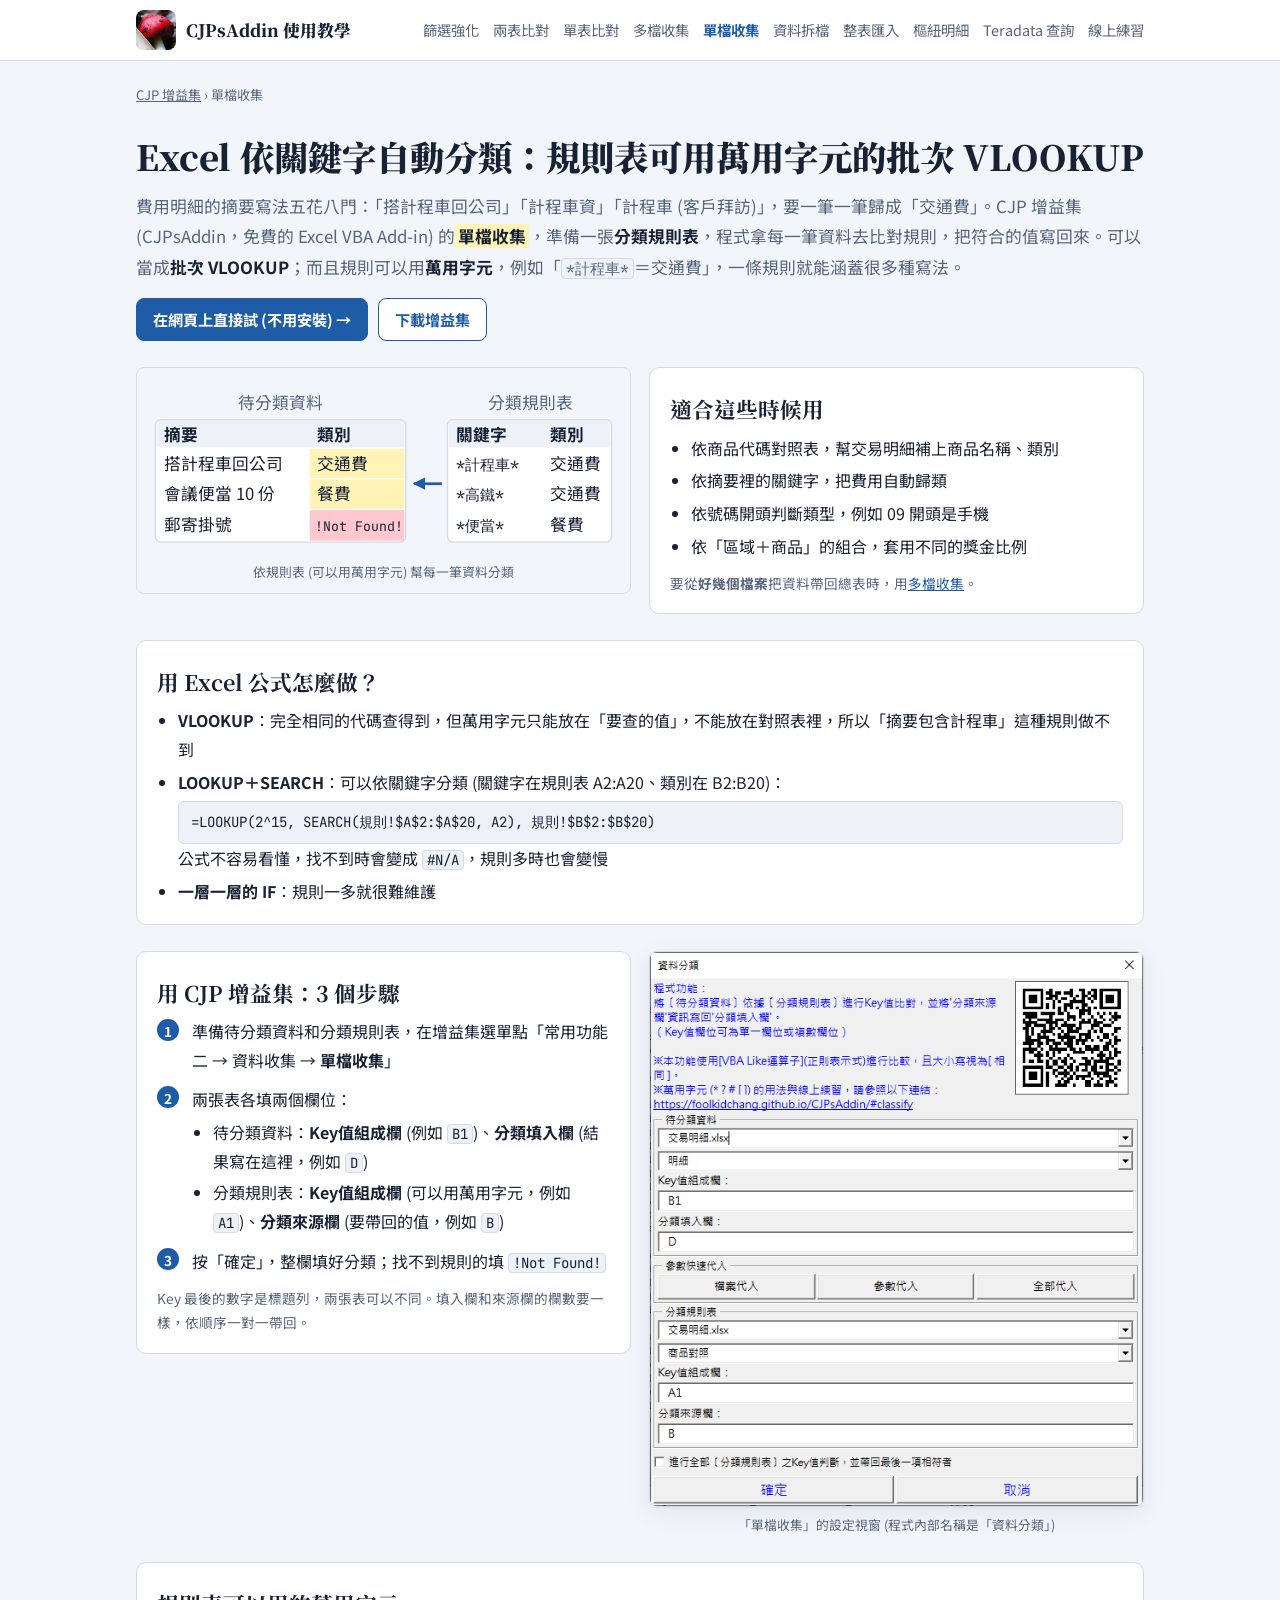
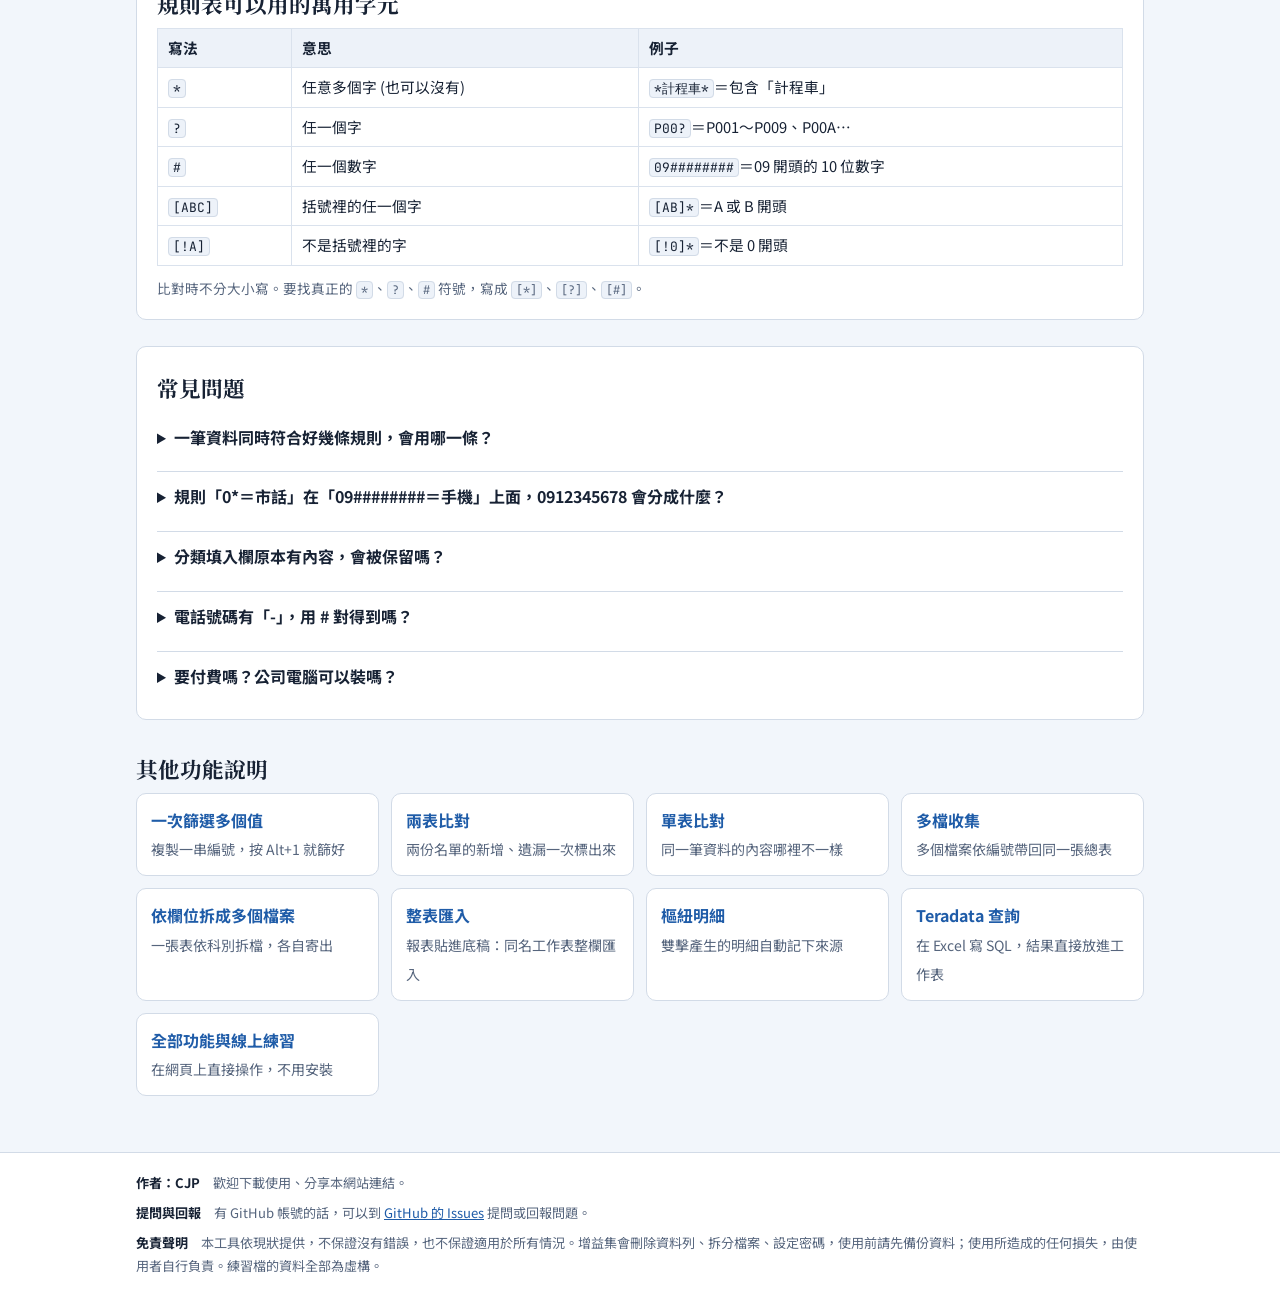
<file: classify/index.html>
<!doctype html>
<html lang="zh-Hant">
<head>
<meta charset="utf-8">
<meta name="viewport" content="width=device-width, initial-scale=1, viewport-fit=cover">
<!-- 功能說明頁：給搜尋引擎與第一次來的人看的入口，互動練習在主網站 ../#classify。搜尋關鍵字：Excel 依關鍵字分類、批次 VLOOKUP、萬用字元對照表、CJP 增益集。
     頂端選單、其他功能、頁尾每一頁都一樣；新增說明頁時，每一頁的選單都要加 (主網站頁尾的「功能說明」和 sitemap.xml 也要加) -->
<title>Excel 依關鍵字自動分類：規則表可用萬用字元的批次 VLOOKUP｜CJP 增益集</title>
<meta name="description" content="Excel 依摘要關鍵字把費用自動分類、依代碼補上名稱？用 CJP 增益集的「單檔收集」，準備一張分類規則表 (可以用 * ? # 萬用字元)，一次幫整欄資料分類，找不到的標成 !Not Found!。附公式做法對照與線上練習。">
<link rel="canonical" href="https://foolkidchang.github.io/CJPsAddin/classify/">
<meta property="og:type" content="article">
<meta property="og:site_name" content="CJPsAddin">
<meta property="og:locale" content="zh_TW">
<meta property="og:url" content="https://foolkidchang.github.io/CJPsAddin/classify/">
<meta property="og:title" content="Excel 依關鍵字自動分類：規則表可用萬用字元的批次 VLOOKUP">
<meta property="og:description" content="準備一張規則表 (可用萬用字元)，一次幫整欄資料分類。附線上練習。">
<script type="application/ld+json">
{
  "@context": "https://schema.org",
  "@graph": [
    {
      "@type": "TechArticle",
      "headline": "Excel 依關鍵字自動分類：規則表可用萬用字元的批次 VLOOKUP",
      "inLanguage": "zh-Hant",
      "author": {
        "@type": "Person",
        "name": "CJP"
      },
      "url": "https://foolkidchang.github.io/CJPsAddin/classify/",
      "about": {
        "@type": "SoftwareApplication",
        "name": "CJPsAddin",
        "alternateName": [
          "CJP 增益集",
          "CJP's VBA Tools"
        ],
        "applicationCategory": "BusinessApplication",
        "operatingSystem": "Windows (Microsoft Excel)"
      }
    },
    {
      "@type": "BreadcrumbList",
      "itemListElement": [
        {
          "@type": "ListItem",
          "position": 1,
          "name": "CJP 增益集",
          "item": "https://foolkidchang.github.io/CJPsAddin/"
        },
        {
          "@type": "ListItem",
          "position": 2,
          "name": "單檔收集",
          "item": "https://foolkidchang.github.io/CJPsAddin/classify/"
        }
      ]
    }
  ]
}
</script>
<script>try{var f=localStorage.getItem('cj-fs');if(f==='l'||f==='xl')document.documentElement.dataset.fs=f;var t=localStorage.getItem('cj-theme');if(t==='light'||t==='dark')document.documentElement.dataset.theme=t;}catch(e){}</script>
<!-- 流量統計 GoatCounter：這一頁開啟時記一筆 (路徑 /CJPsAddin/classify/) -->
<script data-goatcounter="https://cjpsaddin.goatcounter.com/count" async src="https://gc.zgo.at/count.js"></script>
<link rel="preconnect" href="https://fonts.googleapis.com">
<link rel="preconnect" href="https://fonts.gstatic.com" crossorigin>
<link rel="stylesheet" href="https://fonts.googleapis.com/css2?family=Noto+Sans+TC:wght@400;500;700&family=Noto+Serif+TC:wght@700;900&family=JetBrains+Mono:wght@400;600&display=swap">
<link rel="stylesheet" href="../lp.css">
</head>
<body>
<header class="top">
  <div class="top-in">
    <a class="top-brand" href="../"><img src="../img/logo_mushroom.jpg" alt="" width="40" height="40">CJPsAddin 使用教學</a>
    <nav class="top-nav" aria-label="功能說明">
      <a href="../filter/">篩選強化</a>
      <a href="../recon/">兩表比對</a>
      <a href="../cross/">單表比對</a>
      <a href="../collect/">多檔收集</a>
      <a href="../classify/" aria-current="page">單檔收集</a>
      <a href="../split/">資料拆檔</a>
      <a href="../move/">整表匯入</a>
      <a href="../pivot/">樞紐明細</a>
      <a href="../teradata-vba/">Teradata 查詢</a>
      <a href="../">線上練習</a>
    </nav>
  </div>
</header>

<main>
  <nav class="crumb" aria-label="目前位置"><a href="../">CJP 增益集</a> › 單檔收集</nav>

  <section class="hero">
    <h1>Excel 依關鍵字自動分類：規則表可用萬用字元的批次 VLOOKUP</h1>
    <p class="lead">費用明細的摘要寫法五花八門：「搭計程車回公司」「計程車資」「計程車 (客戶拜訪)」，要一筆一筆歸成「交通費」。CJP 增益集 (CJPsAddin，免費的 Excel VBA Add-in) 的<b class="hl">單檔收集</b>，準備一張<b>分類規則表</b>，程式拿每一筆資料去比對規則，把符合的值寫回來。可以當成<b>批次 VLOOKUP</b>；而且規則可以用<b>萬用字元</b>，例如「<code>*計程車*</code>＝交通費」，一條規則就能涵蓋很多種寫法。</p>
    <div class="cta">
      <a class="btn primary" href="../#classify">在網頁上直接試 (不用安裝) →</a>
      <a class="btn ghost" href="../#install">下載增益集</a>
    </div>
  </section>

  <div class="cols">
    <figure class="ill">
      <svg viewBox="0 0 340 126" role="img" aria-label="示意圖：分類規則表寫著 *計程車* 是交通費、*便當* 是餐費，待分類資料的摘要依規則填入類別，找不到規則的填 !Not Found!">
        <defs><marker id="ill-ah2" markerUnits="userSpaceOnUse" markerWidth="9" markerHeight="9" refX="8" refY="4.5" orient="auto"><path class="i-acc" d="M0 0 L9 4.5 L0 9 Z"/></marker></defs>
        <text x="96" y="22" text-anchor="middle" class="i-muted">待分類資料</text>
        <rect class="i-box" x="6" y="30" width="180" height="88" rx="4"/>
        <rect class="i-hdr" x="7" y="31" width="178" height="19"/>
        <text x="12" y="45" class="i-b">摘要</text><text x="122" y="45" class="i-b">類別</text>
        <rect class="i-mark" x="117" y="51" width="68" height="21"/>
        <rect class="i-mark" x="117" y="73" width="68" height="21"/>
        <rect class="i-pink" x="117" y="95" width="68" height="22"/>
        <text x="12" y="66">搭計程車回公司</text><text x="122" y="66">交通費</text>
        <text x="12" y="88">會議便當 10 份</text><text x="122" y="88">餐費</text>
        <text x="12" y="110">郵寄掛號</text><text x="121" y="110" class="i-mono" style="font-size:9.5px">!Not Found!</text>
        <path class="i-arrow" d="M212 76 L192 76" marker-end="url(#ill-ah2)"/>
        <text x="276" y="22" text-anchor="middle" class="i-muted">分類規則表</text>
        <rect class="i-box" x="216" y="30" width="118" height="88" rx="4"/>
        <rect class="i-hdr" x="217" y="31" width="116" height="19"/>
        <text x="222" y="45" class="i-b">關鍵字</text><text x="290" y="45" class="i-b">類別</text>
        <text x="222" y="66" class="i-mono">*計程車*</text><text x="290" y="66">交通費</text>
        <text x="222" y="88" class="i-mono">*高鐵*</text><text x="290" y="88">交通費</text>
        <text x="222" y="110" class="i-mono">*便當*</text><text x="290" y="110">餐費</text>
      </svg>
      <figcaption>依規則表 (可以用萬用字元) 幫每一筆資料分類</figcaption>
    </figure>
    <div class="panel">
      <h2>適合這些時候用</h2>
      <ul>
        <li>依商品代碼對照表，幫交易明細補上商品名稱、類別</li>
        <li>依摘要裡的關鍵字，把費用自動歸類</li>
        <li>依號碼開頭判斷類型，例如 09 開頭是手機</li>
        <li>依「區域＋商品」的組合，套用不同的獎金比例</li>
      </ul>
      <p class="note">要從<b>好幾個檔案</b>把資料帶回總表時，用<a href="../collect/">多檔收集</a>。</p>
    </div>
  </div>

  <section class="panel">
    <h2>用 Excel 公式怎麼做？</h2>
    <ul>
      <li><b>VLOOKUP</b>：完全相同的代碼查得到，但萬用字元只能放在「要查的值」，不能放在對照表裡，所以「摘要包含計程車」這種規則做不到</li>
      <li><b>LOOKUP＋SEARCH</b>：可以依關鍵字分類 (關鍵字在規則表 A2:A20、類別在 B2:B20)：
        <pre class="formula" style="margin-top:4px">=LOOKUP(2^15, SEARCH(規則!$A$2:$A$20, A2), 規則!$B$2:$B$20)</pre>
        公式不容易看懂，找不到時會變成 <code>#N/A</code>，規則多時也會變慢</li>
      <li><b>一層一層的 IF</b>：規則一多就很難維護</li>
    </ul>
  </section>

  <section class="cols">
    <div class="panel">
      <h2>用 CJP 增益集：3 個步驟</h2>
      <ol class="steps">
        <li>準備待分類資料和分類規則表，在增益集選單點「常用功能二 → 資料收集 → <b>單檔收集</b>」</li>
        <li>兩張表各填兩個欄位：
          <ul style="margin-top:4px">
            <li>待分類資料：<b>Key值組成欄</b> (例如 <code>B1</code>)、<b>分類填入欄</b> (結果寫在這裡，例如 <code>D</code>)</li>
            <li>分類規則表：<b>Key值組成欄</b> (可以用萬用字元，例如 <code>A1</code>)、<b>分類來源欄</b> (要帶回的值，例如 <code>B</code>)</li>
          </ul>
        </li>
        <li>按「確定」，整欄填好分類；找不到規則的填 <code>!Not Found!</code></li>
      </ol>
      <p class="note">Key 最後的數字是標題列，兩張表可以不同。填入欄和來源欄的欄數要一樣，依順序一對一帶回。</p>
    </div>
    <figure class="shot">
      <img src="../img/classify_form.png" width="578" height="649" loading="lazy" alt="CJP 增益集「單檔收集」的設定視窗：待分類資料與分類規則表各自的 Key值組成欄、分類填入欄、分類來源欄">
      <figcaption>「單檔收集」的設定視窗 (程式內部名稱是「資料分類」)</figcaption>
    </figure>
  </section>

  <section class="panel">
    <h2>規則表可以用的萬用字元</h2>
    <div class="scroll">
      <table class="cmp">
        <tr><th>寫法</th><th>意思</th><th>例子</th></tr>
        <tr><td><code>*</code></td><td>任意多個字 (也可以沒有)</td><td><code>*計程車*</code>＝包含「計程車」</td></tr>
        <tr><td><code>?</code></td><td>任一個字</td><td><code>P00?</code>＝P001～P009、P00A…</td></tr>
        <tr><td><code>#</code></td><td>任一個數字</td><td><code>09########</code>＝09 開頭的 10 位數字</td></tr>
        <tr><td><code>[ABC]</code></td><td>括號裡的任一個字</td><td><code>[AB]*</code>＝A 或 B 開頭</td></tr>
        <tr><td><code>[!A]</code></td><td>不是括號裡的字</td><td><code>[!0]*</code>＝不是 0 開頭</td></tr>
      </table>
    </div>
    <p class="note">比對時不分大小寫。要找真正的 <code>*</code>、<code>?</code>、<code>#</code> 符號，寫成 <code>[*]</code>、<code>[?]</code>、<code>[#]</code>。</p>
  </section>

  <section class="panel">
    <h2>常見問題</h2>
    <details class="faq"><summary>一筆資料同時符合好幾條規則，會用哪一條？</summary><p>預設由上往下找到<b>第一個符合</b>的規則就停，所以特殊規則放上面、通用規則放下面。勾選「帶回最後一項相符者」時，會比完全部規則，以最後一個符合的為準。</p></details>
    <details class="faq"><summary>規則「0*＝市話」在「09########＝手機」上面，0912345678 會分成什麼？</summary><p>不勾選「帶回最後一項相符者」時是<b>市話</b>：0912345678 先符合「0*」。把手機的規則移到上面，或勾選該選項，就會變成手機。</p></details>
    <details class="faq"><summary>分類填入欄原本有內容，會被保留嗎？</summary><p>不會。分類填入欄會整欄重寫，原本的內容會被蓋掉，請先備份或選一個空白欄。</p></details>
    <details class="faq"><summary>電話號碼有「-」，用 # 對得到嗎？</summary><p>對不到。<code>#</code> 只代表數字，<code>09########</code> 對不到 <code>0912-345-678</code>。</p></details>
    <details class="faq"><summary>要付費嗎？公司電腦可以裝嗎？</summary><p>免費。安裝方式和注意事項請看<a href="../#install">安裝方式</a>。</p></details>
  </section>

  <section>
    <h2 style="margin-bottom:10px">其他功能說明</h2>
    <div class="related">
      <a href="../filter/"><b>一次篩選多個值</b><span>複製一串編號，按 Alt+1 就篩好</span></a>
      <a href="../recon/"><b>兩表比對</b><span>兩份名單的新增、遺漏一次標出來</span></a>
      <a href="../cross/"><b>單表比對</b><span>同一筆資料的內容哪裡不一樣</span></a>
      <a href="../collect/"><b>多檔收集</b><span>多個檔案依編號帶回同一張總表</span></a>
      <a href="../split/"><b>依欄位拆成多個檔案</b><span>一張表依科別拆檔，各自寄出</span></a>
      <a href="../move/"><b>整表匯入</b><span>報表貼進底稿：同名工作表整欄匯入</span></a>
      <a href="../pivot/"><b>樞紐明細</b><span>雙擊產生的明細自動記下來源</span></a>
      <a href="../teradata-vba/"><b>Teradata 查詢</b><span>在 Excel 寫 SQL，結果直接放進工作表</span></a>
      <a href="../"><b>全部功能與線上練習</b><span>在網頁上直接操作，不用安裝</span></a>
    </div>
  </section>
</main>

<footer class="site-foot">
  <div class="site-foot-in">
    <p><b>作者：CJP</b>　歡迎下載使用、分享本網站連結。</p>
    <p><b>提問與回報</b>　有 GitHub 帳號的話，可以到 <a href="https://github.com/foolkidChang/CJPsAddin/issues" target="_blank" rel="noopener">GitHub 的 Issues</a> 提問或回報問題。</p>
    <p><b>免責聲明</b>　本工具依現狀提供，不保證沒有錯誤，也不保證適用於所有情況。增益集會刪除資料列、拆分檔案、設定密碼，使用前請先備份資料；使用所造成的任何損失，由使用者自行負責。練習檔的資料全部為虛構。</p>
  </div>
</footer>
</body>
</html>
</file>
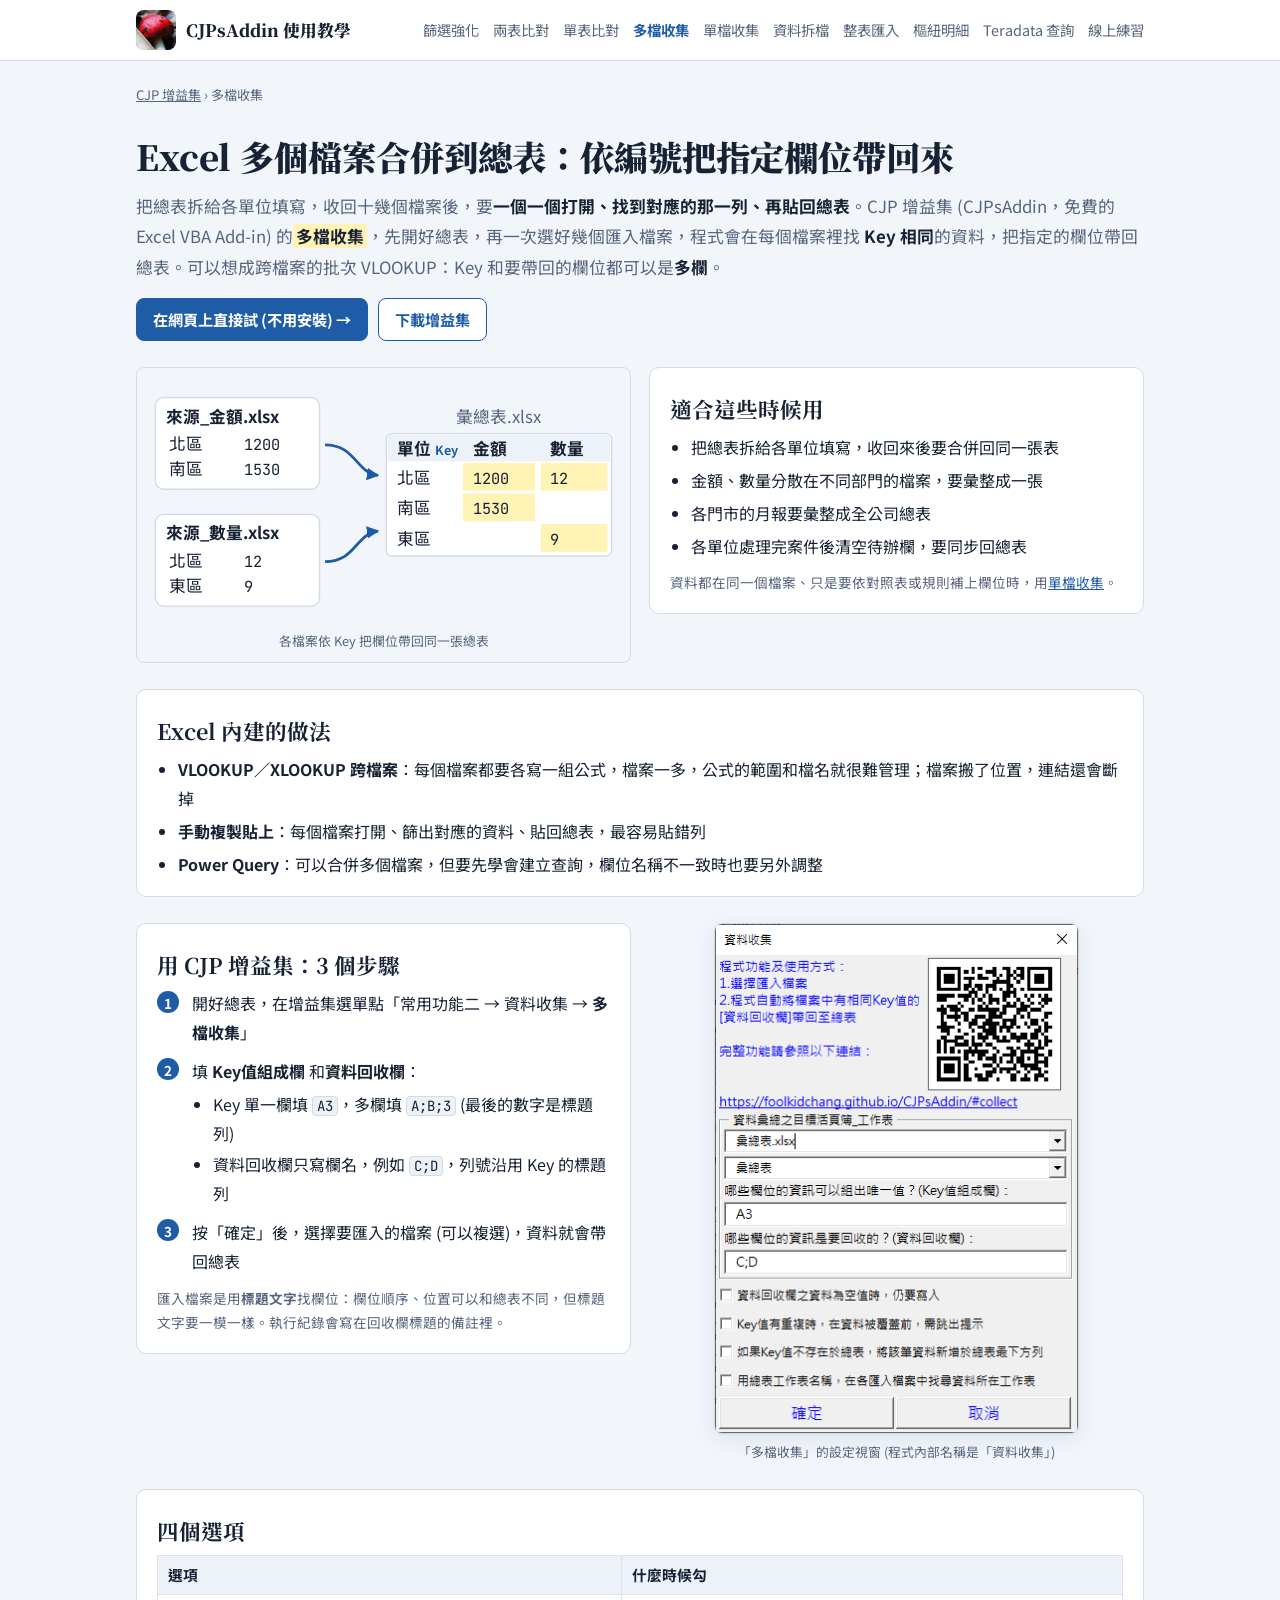
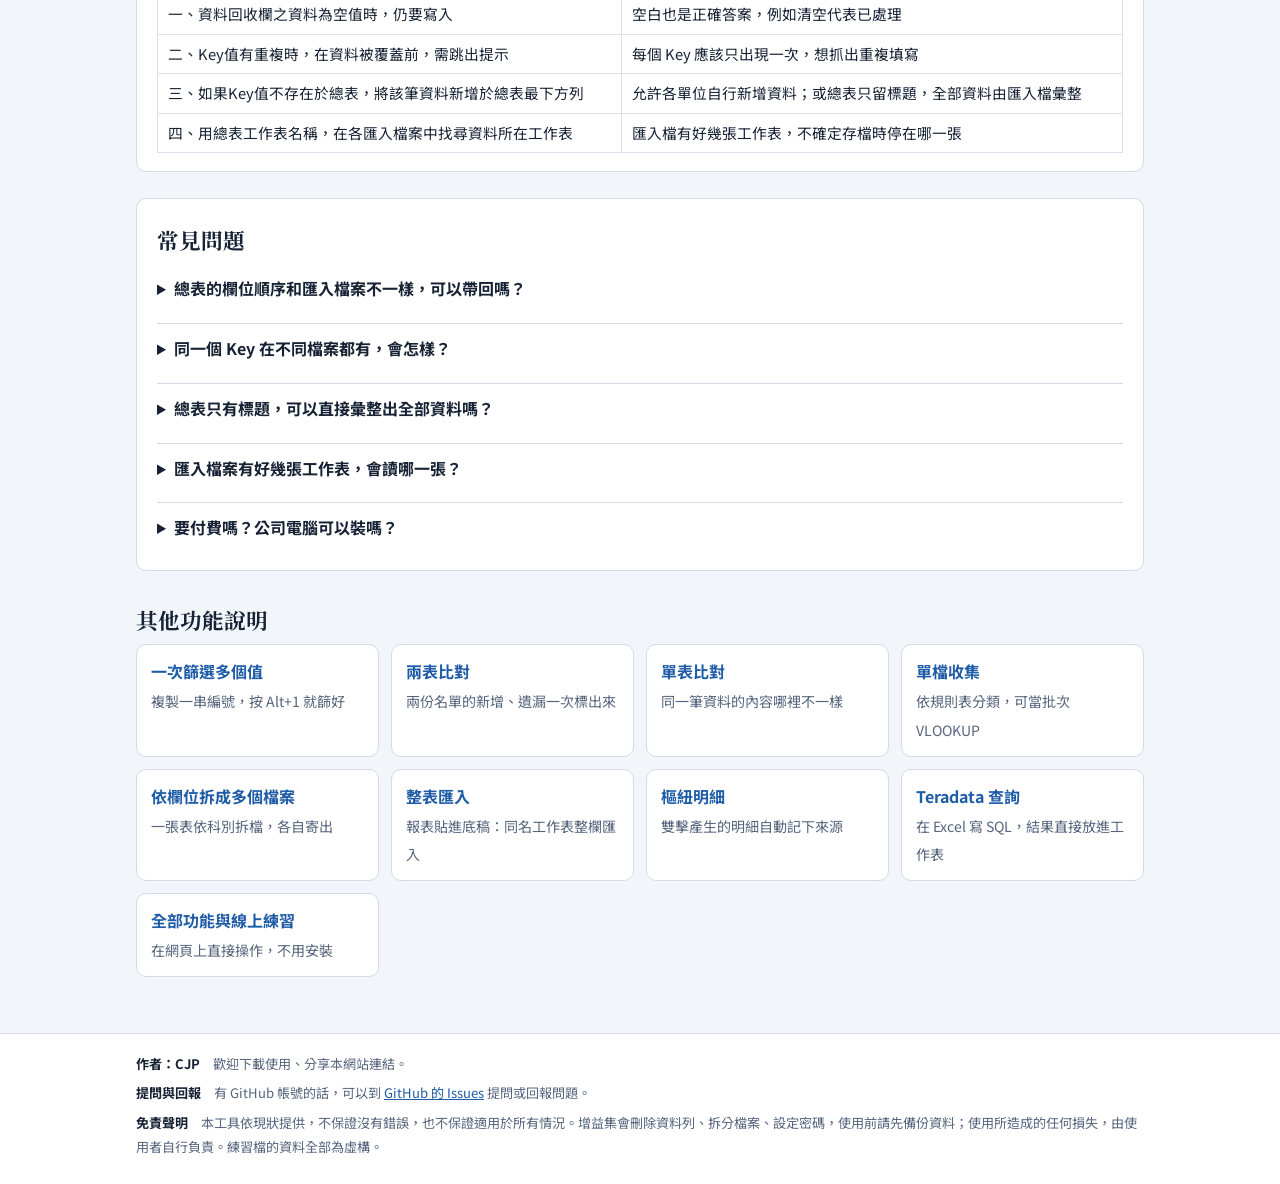
<file: collect/index.html>
<!doctype html>
<html lang="zh-Hant">
<head>
<meta charset="utf-8">
<meta name="viewport" content="width=device-width, initial-scale=1, viewport-fit=cover">
<!-- 功能說明頁：給搜尋引擎與第一次來的人看的入口，互動練習在主網站 ../#collect。搜尋關鍵字：Excel 多個檔案合併、多檔案彙整總表、跨檔案 VLOOKUP、CJP 增益集。
     頂端選單、其他功能、頁尾每一頁都一樣；新增說明頁時，每一頁的選單都要加 (主網站頁尾的「功能說明」和 sitemap.xml 也要加) -->
<title>Excel 多個檔案合併到總表：依編號把指定欄位帶回來｜CJP 增益集</title>
<meta name="description" content="各單位填好的 Excel 檔案收回來，要合併回同一張總表？用 CJP 增益集的「多檔收集」，一次選多個檔案，依 Key 把指定欄位帶回總表，像跨檔案的批次 VLOOKUP；Key 和帶回的欄位都可以是多欄。附做法對照與線上練習。">
<link rel="canonical" href="https://foolkidchang.github.io/CJPsAddin/collect/">
<meta property="og:type" content="article">
<meta property="og:site_name" content="CJPsAddin">
<meta property="og:locale" content="zh_TW">
<meta property="og:url" content="https://foolkidchang.github.io/CJPsAddin/collect/">
<meta property="og:title" content="Excel 多個檔案合併到總表：依編號把指定欄位帶回來">
<meta property="og:description" content="一次選多個檔案，依 Key 把指定欄位帶回總表，像跨檔案的批次 VLOOKUP。附線上練習。">
<script type="application/ld+json">
{
  "@context": "https://schema.org",
  "@graph": [
    {
      "@type": "TechArticle",
      "headline": "Excel 多個檔案合併到總表：依編號把指定欄位帶回來",
      "inLanguage": "zh-Hant",
      "author": {
        "@type": "Person",
        "name": "CJP"
      },
      "url": "https://foolkidchang.github.io/CJPsAddin/collect/",
      "about": {
        "@type": "SoftwareApplication",
        "name": "CJPsAddin",
        "alternateName": [
          "CJP 增益集",
          "CJP's VBA Tools"
        ],
        "applicationCategory": "BusinessApplication",
        "operatingSystem": "Windows (Microsoft Excel)"
      }
    },
    {
      "@type": "BreadcrumbList",
      "itemListElement": [
        {
          "@type": "ListItem",
          "position": 1,
          "name": "CJP 增益集",
          "item": "https://foolkidchang.github.io/CJPsAddin/"
        },
        {
          "@type": "ListItem",
          "position": 2,
          "name": "多檔收集",
          "item": "https://foolkidchang.github.io/CJPsAddin/collect/"
        }
      ]
    }
  ]
}
</script>
<script>try{var f=localStorage.getItem('cj-fs');if(f==='l'||f==='xl')document.documentElement.dataset.fs=f;var t=localStorage.getItem('cj-theme');if(t==='light'||t==='dark')document.documentElement.dataset.theme=t;}catch(e){}</script>
<!-- 流量統計 GoatCounter：這一頁開啟時記一筆 (路徑 /CJPsAddin/collect/) -->
<script data-goatcounter="https://cjpsaddin.goatcounter.com/count" async src="https://gc.zgo.at/count.js"></script>
<link rel="preconnect" href="https://fonts.googleapis.com">
<link rel="preconnect" href="https://fonts.gstatic.com" crossorigin>
<link rel="stylesheet" href="https://fonts.googleapis.com/css2?family=Noto+Sans+TC:wght@400;500;700&family=Noto+Serif+TC:wght@700;900&family=JetBrains+Mono:wght@400;600&display=swap">
<link rel="stylesheet" href="../lp.css">
</head>
<body>
<header class="top">
  <div class="top-in">
    <a class="top-brand" href="../"><img src="../img/logo_mushroom.jpg" alt="" width="40" height="40">CJPsAddin 使用教學</a>
    <nav class="top-nav" aria-label="功能說明">
      <a href="../filter/">篩選強化</a>
      <a href="../recon/">兩表比對</a>
      <a href="../cross/">單表比對</a>
      <a href="../collect/" aria-current="page">多檔收集</a>
      <a href="../classify/">單檔收集</a>
      <a href="../split/">資料拆檔</a>
      <a href="../move/">整表匯入</a>
      <a href="../pivot/">樞紐明細</a>
      <a href="../teradata-vba/">Teradata 查詢</a>
      <a href="../">線上練習</a>
    </nav>
  </div>
</header>

<main>
  <nav class="crumb" aria-label="目前位置"><a href="../">CJP 增益集</a> › 多檔收集</nav>

  <section class="hero">
    <h1>Excel 多個檔案合併到總表：依編號把指定欄位帶回來</h1>
    <p class="lead">把總表拆給各單位填寫，收回十幾個檔案後，要<b>一個一個打開、找到對應的那一列、再貼回總表</b>。CJP 增益集 (CJPsAddin，免費的 Excel VBA Add-in) 的<b class="hl">多檔收集</b>，先開好總表，再一次選好幾個匯入檔案，程式會在每個檔案裡找 <b>Key 相同</b>的資料，把指定的欄位帶回總表。可以想成跨檔案的批次 VLOOKUP：Key 和要帶回的欄位都可以是<b>多欄</b>。</p>
    <div class="cta">
      <a class="btn primary" href="../#collect">在網頁上直接試 (不用安裝) →</a>
      <a class="btn ghost" href="../#install">下載增益集</a>
    </div>
  </section>

  <div class="cols">
    <figure class="ill">
      <svg viewBox="0 0 340 176" role="img" aria-label="示意圖：來源_金額和來源_數量兩個檔案，依單位把金額、數量帶回同一張彙總表">
        <defs><marker id="ill-ah" markerUnits="userSpaceOnUse" markerWidth="9" markerHeight="9" refX="8" refY="4.5" orient="auto"><path class="i-acc" d="M0 0 L9 4.5 L0 9 Z"/></marker></defs>
        <rect class="i-box" x="6" y="14" width="118" height="66" rx="6"/>
        <text x="14" y="32" class="i-b">來源_金額.xlsx</text>
        <text x="16" y="52">北區</text><text x="70" y="52" class="i-mono">1200</text>
        <text x="16" y="70">南區</text><text x="70" y="70" class="i-mono">1530</text>
        <rect class="i-box" x="6" y="98" width="118" height="66" rx="6"/>
        <text x="14" y="116" class="i-b">來源_數量.xlsx</text>
        <text x="16" y="136">北區</text><text x="70" y="136" class="i-mono">12</text>
        <text x="16" y="154">東區</text><text x="70" y="154" class="i-mono">9</text>
        <path class="i-arrow" d="M128 48 C150 48 150 68 166 70" marker-end="url(#ill-ah)"/>
        <path class="i-arrow" d="M128 132 C150 132 150 112 166 110" marker-end="url(#ill-ah)"/>
        <text x="253" y="32" text-anchor="middle" class="i-muted">彙總表.xlsx</text>
        <rect class="i-box" x="172" y="40" width="162" height="88" rx="4"/>
        <rect class="i-hdr" x="173" y="41" width="160" height="19"/>
        <text x="180" y="55" class="i-b">單位</text><text x="207" y="55" class="i-acc" style="font-size:9px">Key</text>
        <text x="234" y="55" class="i-b">金額</text><text x="290" y="55" class="i-b">數量</text>
        <rect class="i-mark" x="227" y="61" width="52" height="20"/><rect class="i-mark" x="283" y="61" width="48" height="20"/>
        <rect class="i-mark" x="227" y="83" width="52" height="20"/>
        <rect class="i-mark" x="283" y="105" width="48" height="20"/>
        <text x="180" y="76">北區</text><text x="234" y="76" class="i-mono">1200</text><text x="290" y="76" class="i-mono">12</text>
        <text x="180" y="98">南區</text><text x="234" y="98" class="i-mono">1530</text>
        <text x="180" y="120">東區</text><text x="290" y="120" class="i-mono">9</text>
      </svg>
      <figcaption>各檔案依 Key 把欄位帶回同一張總表</figcaption>
    </figure>
    <div class="panel">
      <h2>適合這些時候用</h2>
      <ul>
        <li>把總表拆給各單位填寫，收回來後要合併回同一張表</li>
        <li>金額、數量分散在不同部門的檔案，要彙整成一張</li>
        <li>各門市的月報要彙整成全公司總表</li>
        <li>各單位處理完案件後清空待辦欄，要同步回總表</li>
      </ul>
      <p class="note">資料都在同一個檔案、只是要依對照表或規則補上欄位時，用<a href="../classify/">單檔收集</a>。</p>
    </div>
  </div>

  <section class="panel">
    <h2>Excel 內建的做法</h2>
    <ul>
      <li><b>VLOOKUP／XLOOKUP 跨檔案</b>：每個檔案都要各寫一組公式，檔案一多，公式的範圍和檔名就很難管理；檔案搬了位置，連結還會斷掉</li>
      <li><b>手動複製貼上</b>：每個檔案打開、篩出對應的資料、貼回總表，最容易貼錯列</li>
      <li><b>Power Query</b>：可以合併多個檔案，但要先學會建立查詢，欄位名稱不一致時也要另外調整</li>
    </ul>
  </section>

  <section class="cols">
    <div class="panel">
      <h2>用 CJP 增益集：3 個步驟</h2>
      <ol class="steps">
        <li>開好總表，在增益集選單點「常用功能二 → 資料收集 → <b>多檔收集</b>」</li>
        <li>填 <b>Key值組成欄</b> 和<b>資料回收欄</b>：
          <ul style="margin-top:4px">
            <li>Key 單一欄填 <code>A3</code>，多欄填 <code>A;B;3</code> (最後的數字是標題列)</li>
            <li>資料回收欄只寫欄名，例如 <code>C;D</code>，列號沿用 Key 的標題列</li>
          </ul>
        </li>
        <li>按「確定」後，選擇要匯入的檔案 (可以複選)，資料就會帶回總表</li>
      </ol>
      <p class="note">匯入檔案是用<b>標題文字</b>找欄位：欄位順序、位置可以和總表不同，但標題文字要一模一樣。執行紀錄會寫在回收欄標題的備註裡。</p>
    </div>
    <figure class="shot">
      <img src="../img/collect_form.png" width="365" height="511" loading="lazy" alt="CJP 增益集「多檔收集」的設定視窗：總表的活頁簿與工作表、Key值組成欄、資料回收欄與四個選項">
      <figcaption>「多檔收集」的設定視窗 (程式內部名稱是「資料收集」)</figcaption>
    </figure>
  </section>

  <section class="panel">
    <h2>四個選項</h2>
    <div class="scroll">
      <table class="cmp">
        <tr><th>選項</th><th>什麼時候勾</th></tr>
        <tr><td>一、資料回收欄之資料為空值時，仍要寫入</td><td>空白也是正確答案，例如清空代表已處理</td></tr>
        <tr><td>二、Key值有重複時，在資料被覆蓋前，需跳出提示</td><td>每個 Key 應該只出現一次，想抓出重複填寫</td></tr>
        <tr><td>三、如果Key值不存在於總表，將該筆資料新增於總表最下方列</td><td>允許各單位自行新增資料；或總表只留標題，全部資料由匯入檔彙整</td></tr>
        <tr><td>四、用總表工作表名稱，在各匯入檔案中找尋資料所在工作表</td><td>匯入檔有好幾張工作表，不確定存檔時停在哪一張</td></tr>
      </table>
    </div>
  </section>

  <section class="panel">
    <h2>常見問題</h2>
    <details class="faq"><summary>總表的欄位順序和匯入檔案不一樣，可以帶回嗎？</summary><p>可以。匯入檔案是用標題文字找欄位，位置不同沒關係，但<b>標題文字必須完全一樣</b>。</p></details>
    <details class="faq"><summary>同一個 Key 在不同檔案都有，會怎樣？</summary><p>後面讀到的值會蓋掉前面的。不想被默默覆蓋，就勾選項二，覆蓋前會跳出提示。</p></details>
    <details class="faq"><summary>總表只有標題，可以直接彙整出全部資料嗎？</summary><p>可以。勾選項三，Key 不在總表的資料會新增在總表最下方 (只寫入 Key 和回收欄，其他欄位留空)。</p></details>
    <details class="faq"><summary>匯入檔案有好幾張工作表，會讀哪一張？</summary><p>預設只讀「存檔時停留的工作表」。勾選項四，會改用總表的工作表名稱，在各匯入檔案裡找同名的工作表。</p></details>
    <details class="faq"><summary>要付費嗎？公司電腦可以裝嗎？</summary><p>免費。安裝方式和注意事項請看<a href="../#install">安裝方式</a>。增益集會寫入總表，使用前請先備份。</p></details>
  </section>

  <section>
    <h2 style="margin-bottom:10px">其他功能說明</h2>
    <div class="related">
      <a href="../filter/"><b>一次篩選多個值</b><span>複製一串編號，按 Alt+1 就篩好</span></a>
      <a href="../recon/"><b>兩表比對</b><span>兩份名單的新增、遺漏一次標出來</span></a>
      <a href="../cross/"><b>單表比對</b><span>同一筆資料的內容哪裡不一樣</span></a>
      <a href="../classify/"><b>單檔收集</b><span>依規則表分類，可當批次 VLOOKUP</span></a>
      <a href="../split/"><b>依欄位拆成多個檔案</b><span>一張表依科別拆檔，各自寄出</span></a>
      <a href="../move/"><b>整表匯入</b><span>報表貼進底稿：同名工作表整欄匯入</span></a>
      <a href="../pivot/"><b>樞紐明細</b><span>雙擊產生的明細自動記下來源</span></a>
      <a href="../teradata-vba/"><b>Teradata 查詢</b><span>在 Excel 寫 SQL，結果直接放進工作表</span></a>
      <a href="../"><b>全部功能與線上練習</b><span>在網頁上直接操作，不用安裝</span></a>
    </div>
  </section>
</main>

<footer class="site-foot">
  <div class="site-foot-in">
    <p><b>作者：CJP</b>　歡迎下載使用、分享本網站連結。</p>
    <p><b>提問與回報</b>　有 GitHub 帳號的話，可以到 <a href="https://github.com/foolkidChang/CJPsAddin/issues" target="_blank" rel="noopener">GitHub 的 Issues</a> 提問或回報問題。</p>
    <p><b>免責聲明</b>　本工具依現狀提供，不保證沒有錯誤，也不保證適用於所有情況。增益集會刪除資料列、拆分檔案、設定密碼，使用前請先備份資料；使用所造成的任何損失，由使用者自行負責。練習檔的資料全部為虛構。</p>
  </div>
</footer>
</body>
</html>
</file>
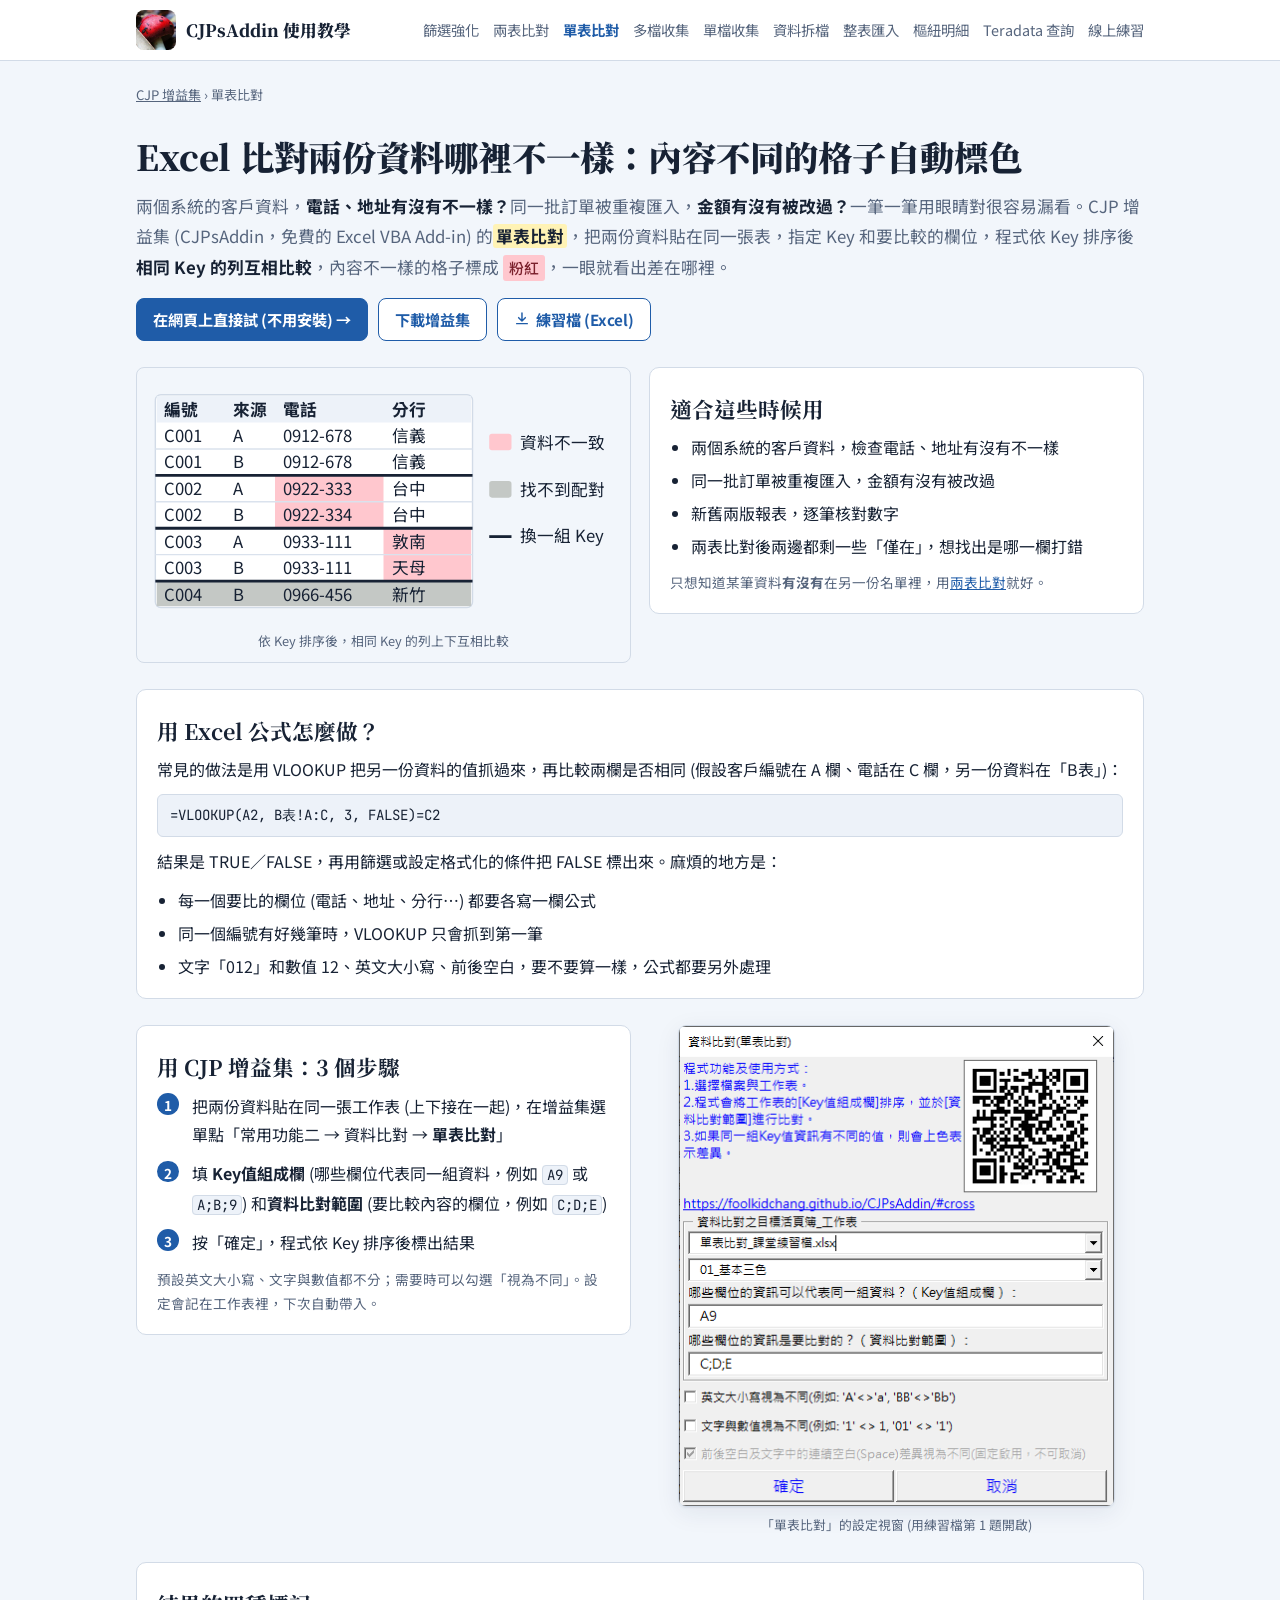
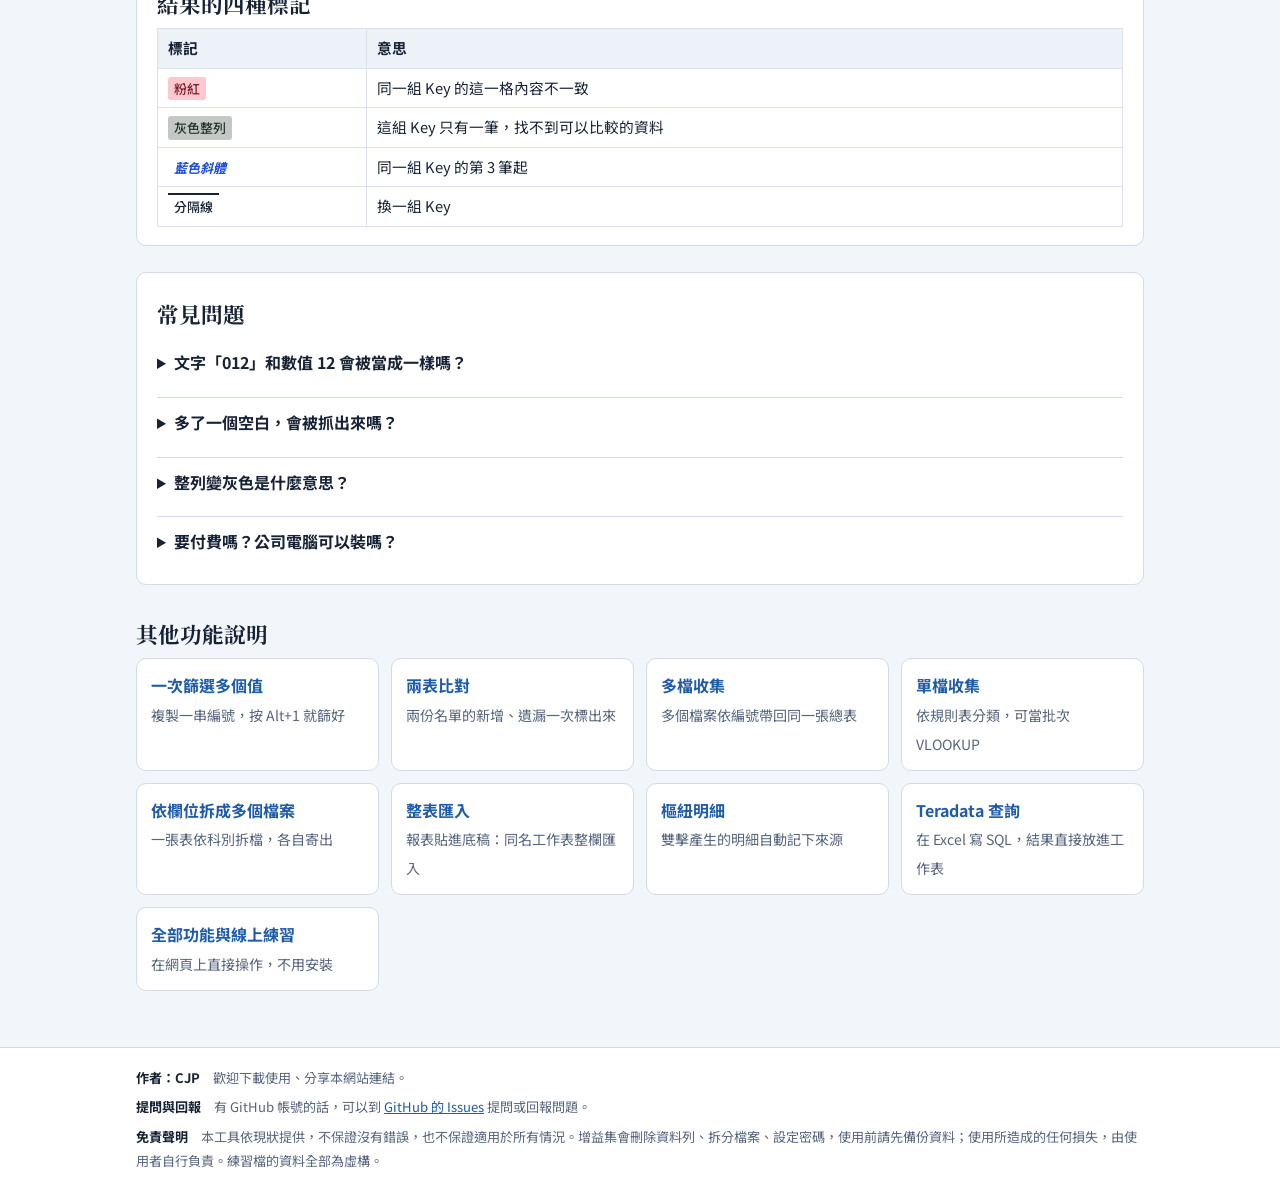
<file: cross/index.html>
<!doctype html>
<html lang="zh-Hant">
<head>
<meta charset="utf-8">
<meta name="viewport" content="width=device-width, initial-scale=1, viewport-fit=cover">
<!-- 功能說明頁：給搜尋引擎與第一次來的人看的入口，互動練習在主網站 ../#cross。搜尋關鍵字：Excel 比對兩份資料差異、逐筆核對、找出不一致的儲存格、CJP 增益集。
     頂端選單、其他功能、頁尾每一頁都一樣；新增說明頁時，每一頁的選單都要加 (主網站頁尾的「功能說明」和 sitemap.xml 也要加) -->
<title>Excel 比對兩份資料哪裡不一樣：內容不同的格子自動標色｜CJP 增益集</title>
<meta name="description" content="Excel 兩份資料逐筆核對，電話、地址、金額哪裡不一樣？用 CJP 增益集的「單表比對」，兩份資料貼在同一張表，依 Key 排序後相同 Key 的列互相比較，不一致的格子標成粉紅。附公式做法對照、練習檔與線上練習。">
<link rel="canonical" href="https://foolkidchang.github.io/CJPsAddin/cross/">
<meta property="og:type" content="article">
<meta property="og:site_name" content="CJPsAddin">
<meta property="og:locale" content="zh_TW">
<meta property="og:url" content="https://foolkidchang.github.io/CJPsAddin/cross/">
<meta property="og:title" content="Excel 比對兩份資料哪裡不一樣：內容不同的格子自動標色">
<meta property="og:description" content="兩份資料貼在同一張表，依 Key 互相比較，不一致的格子標成粉紅。附練習檔與線上練習。">
<script type="application/ld+json">
{
  "@context": "https://schema.org",
  "@graph": [
    {
      "@type": "TechArticle",
      "headline": "Excel 比對兩份資料哪裡不一樣：內容不同的格子自動標色",
      "inLanguage": "zh-Hant",
      "author": {
        "@type": "Person",
        "name": "CJP"
      },
      "url": "https://foolkidchang.github.io/CJPsAddin/cross/",
      "about": {
        "@type": "SoftwareApplication",
        "name": "CJPsAddin",
        "alternateName": [
          "CJP 增益集",
          "CJP's VBA Tools"
        ],
        "applicationCategory": "BusinessApplication",
        "operatingSystem": "Windows (Microsoft Excel)"
      }
    },
    {
      "@type": "BreadcrumbList",
      "itemListElement": [
        {
          "@type": "ListItem",
          "position": 1,
          "name": "CJP 增益集",
          "item": "https://foolkidchang.github.io/CJPsAddin/"
        },
        {
          "@type": "ListItem",
          "position": 2,
          "name": "單表比對",
          "item": "https://foolkidchang.github.io/CJPsAddin/cross/"
        }
      ]
    }
  ]
}
</script>
<script>try{var f=localStorage.getItem('cj-fs');if(f==='l'||f==='xl')document.documentElement.dataset.fs=f;var t=localStorage.getItem('cj-theme');if(t==='light'||t==='dark')document.documentElement.dataset.theme=t;}catch(e){}</script>
<!-- 流量統計 GoatCounter：這一頁開啟時記一筆 (路徑 /CJPsAddin/cross/) -->
<script data-goatcounter="https://cjpsaddin.goatcounter.com/count" async src="https://gc.zgo.at/count.js"></script>
<link rel="preconnect" href="https://fonts.googleapis.com">
<link rel="preconnect" href="https://fonts.gstatic.com" crossorigin>
<link rel="stylesheet" href="https://fonts.googleapis.com/css2?family=Noto+Sans+TC:wght@400;500;700&family=Noto+Serif+TC:wght@700;900&family=JetBrains+Mono:wght@400;600&display=swap">
<link rel="stylesheet" href="../lp.css">
</head>
<body>
<header class="top">
  <div class="top-in">
    <a class="top-brand" href="../"><img src="../img/logo_mushroom.jpg" alt="" width="40" height="40">CJPsAddin 使用教學</a>
    <nav class="top-nav" aria-label="功能說明">
      <a href="../filter/">篩選強化</a>
      <a href="../recon/">兩表比對</a>
      <a href="../cross/" aria-current="page">單表比對</a>
      <a href="../collect/">多檔收集</a>
      <a href="../classify/">單檔收集</a>
      <a href="../split/">資料拆檔</a>
      <a href="../move/">整表匯入</a>
      <a href="../pivot/">樞紐明細</a>
      <a href="../teradata-vba/">Teradata 查詢</a>
      <a href="../">線上練習</a>
    </nav>
  </div>
</header>

<main>
  <nav class="crumb" aria-label="目前位置"><a href="../">CJP 增益集</a> › 單表比對</nav>

  <section class="hero">
    <h1>Excel 比對兩份資料哪裡不一樣：內容不同的格子自動標色</h1>
    <p class="lead">兩個系統的客戶資料，<b>電話、地址有沒有不一樣？</b>同一批訂單被重複匯入，<b>金額有沒有被改過？</b>一筆一筆用眼睛對很容易漏看。CJP 增益集 (CJPsAddin，免費的 Excel VBA Add-in) 的<b class="hl">單表比對</b>，把兩份資料貼在同一張表，指定 Key 和要比較的欄位，程式依 Key 排序後<b>相同 Key 的列互相比較</b>，內容不一樣的格子標成 <span class="sw pink">粉紅</span>，一眼就看出差在哪裡。</p>
    <div class="cta">
      <a class="btn primary" href="../#cross">在網頁上直接試 (不用安裝) →</a>
      <a class="btn ghost" href="../#install">下載增益集</a>
      <a class="btn ghost" href="../files/cross_practice.xlsx" download="單表比對_課堂練習檔.xlsx"><svg viewBox="0 0 24 24" aria-hidden="true"><path d="M12 3v12m0 0-5-5m5 5 5-5M4 19h16"/></svg>練習檔 (Excel)</a>
    </div>
  </section>

  <div class="cols">
    <figure class="ill">
      <svg viewBox="0 0 340 176" role="img" aria-label="示意圖：依客戶編號排序後，C002 的電話、C003 的分行不一致標成粉紅，C004 只有一筆所以整列灰色，每換一組客戶編號畫一條分隔線">
        <rect class="i-box" x="6" y="12" width="228" height="153" rx="4"/>
        <rect class="i-hdr" x="7" y="13" width="226" height="19"/>
        <text x="12" y="27" class="i-b">編號</text><text x="62" y="27" class="i-b">來源</text><text x="98" y="27" class="i-b">電話</text><text x="176" y="27" class="i-b">分行</text>
        <rect class="i-pink" x="92" y="70" width="78" height="38"/>
        <rect class="i-pink" x="170" y="108" width="63" height="38"/>
        <rect class="i-grey" x="7" y="146" width="226" height="18"/>
        <line class="i-grid" x1="6" y1="51" x2="234" y2="51"/><line class="i-grid" x1="6" y1="89" x2="234" y2="89"/><line class="i-grid" x1="6" y1="127" x2="234" y2="127"/>
        <line class="i-sep" x1="6" y1="70" x2="234" y2="70"/><line class="i-sep" x1="6" y1="108" x2="234" y2="108"/><line class="i-sep" x1="6" y1="146" x2="234" y2="146"/>
        <g class="i-mono">
          <text x="12" y="46">C001</text><text x="62" y="46">A</text><text x="98" y="46">0912-678</text>
          <text x="12" y="65">C001</text><text x="62" y="65">B</text><text x="98" y="65">0912-678</text>
          <text x="12" y="84">C002</text><text x="62" y="84">A</text><text x="98" y="84">0922-333</text>
          <text x="12" y="103">C002</text><text x="62" y="103">B</text><text x="98" y="103">0922-334</text>
          <text x="12" y="122">C003</text><text x="62" y="122">A</text><text x="98" y="122">0933-111</text>
          <text x="12" y="141">C003</text><text x="62" y="141">B</text><text x="98" y="141">0933-111</text>
          <text x="12" y="160">C004</text><text x="62" y="160">B</text><text x="98" y="160">0966-456</text>
        </g>
        <text x="176" y="46">信義</text><text x="176" y="65">信義</text><text x="176" y="84">台中</text><text x="176" y="103">台中</text>
        <text x="176" y="122">敦南</text><text x="176" y="141">天母</text><text x="176" y="160">新竹</text>
        <rect class="i-pink" x="246" y="40" width="16" height="12" rx="2"/><text x="268" y="51">資料不一致</text>
        <rect class="i-grey" x="246" y="74" width="16" height="12" rx="2"/><text x="268" y="85">找不到配對</text>
        <line class="i-sep" x1="246" y1="114" x2="262" y2="114"/><text x="268" y="118">換一組 Key</text>
      </svg>
      <figcaption>依 Key 排序後，相同 Key 的列上下互相比較</figcaption>
    </figure>
    <div class="panel">
      <h2>適合這些時候用</h2>
      <ul>
        <li>兩個系統的客戶資料，檢查電話、地址有沒有不一樣</li>
        <li>同一批訂單被重複匯入，金額有沒有被改過</li>
        <li>新舊兩版報表，逐筆核對數字</li>
        <li>兩表比對後兩邊都剩一些「僅在」，想找出是哪一欄打錯</li>
      </ul>
      <p class="note">只想知道某筆資料<b>有沒有</b>在另一份名單裡，用<a href="../recon/">兩表比對</a>就好。</p>
    </div>
  </div>

  <section class="panel">
    <h2>用 Excel 公式怎麼做？</h2>
    <p>常見的做法是用 VLOOKUP 把另一份資料的值抓過來，再比較兩欄是否相同 (假設客戶編號在 A 欄、電話在 C 欄，另一份資料在「B表」)：</p>
    <pre class="formula">=VLOOKUP(A2, B表!A:C, 3, FALSE)=C2</pre>
    <p>結果是 TRUE／FALSE，再用篩選或設定格式化的條件把 FALSE 標出來。麻煩的地方是：</p>
    <ul>
      <li>每一個要比的欄位 (電話、地址、分行…) 都要各寫一欄公式</li>
      <li>同一個編號有好幾筆時，VLOOKUP 只會抓到第一筆</li>
      <li>文字「012」和數值 12、英文大小寫、前後空白，要不要算一樣，公式都要另外處理</li>
    </ul>
  </section>

  <section class="cols">
    <div class="panel">
      <h2>用 CJP 增益集：3 個步驟</h2>
      <ol class="steps">
        <li>把兩份資料貼在同一張工作表 (上下接在一起)，在增益集選單點「常用功能二 → 資料比對 → <b>單表比對</b>」</li>
        <li>填 <b>Key值組成欄</b> (哪些欄位代表同一組資料，例如 <code>A9</code> 或 <code>A;B;9</code>) 和<b>資料比對範圍</b> (要比較內容的欄位，例如 <code>C;D;E</code>)</li>
        <li>按「確定」，程式依 Key 排序後標出結果</li>
      </ol>
      <p class="note">預設英文大小寫、文字與數值都不分；需要時可以勾選「視為不同」。設定會記在工作表裡，下次自動帶入。</p>
    </div>
    <figure class="shot">
      <img src="../img/cross_form.png" width="437" height="482" loading="lazy" alt="CJP 增益集「單表比對」的設定視窗：Key值組成欄、資料比對範圍，以及英文大小寫、文字與數值的比對選項">
      <figcaption>「單表比對」的設定視窗 (用練習檔第 1 題開啟)</figcaption>
    </figure>
  </section>

  <section class="panel">
    <h2>結果的四種標記</h2>
    <div class="scroll">
      <table class="cmp">
        <tr><th>標記</th><th>意思</th></tr>
        <tr><td><span class="sw pink">粉紅</span></td><td>同一組 Key 的這一格內容不一致</td></tr>
        <tr><td><span class="sw grey">灰色整列</span></td><td>這組 Key 只有一筆，找不到可以比較的資料</td></tr>
        <tr><td><span class="sw blue">藍色斜體</span></td><td>同一組 Key 的第 3 筆起</td></tr>
        <tr><td><span class="sw line">分隔線</span></td><td>換一組 Key</td></tr>
      </table>
    </div>
  </section>

  <section class="panel">
    <h2>常見問題</h2>
    <details class="faq"><summary>文字「012」和數值 12 會被當成一樣嗎？</summary><p>兩個選項都不勾選時會當成<b>相同</b>：程式會先把能轉成數字的文字轉成數字再比。勾選「文字與數值視為不同」才會標成粉紅。</p></details>
    <details class="faq"><summary>多了一個空白，會被抓出來嗎？</summary><p>會。前後空白與連續空白一律視為不同，這個規則固定啟用、不能取消，方便抓出看不見的打字差異。</p></details>
    <details class="faq"><summary>整列變灰色是什麼意思？</summary><p>這組 Key 只有一筆，找不到可以比較的資料 (例如只在其中一份資料裡)。粉紅才是資料不一致。</p></details>
    <details class="faq"><summary>要付費嗎？公司電腦可以裝嗎？</summary><p>免費。安裝方式和注意事項請看<a href="../#install">安裝方式</a>。程式會重新排序資料，使用前請先備份。</p></details>
  </section>

  <section>
    <h2 style="margin-bottom:10px">其他功能說明</h2>
    <div class="related">
      <a href="../filter/"><b>一次篩選多個值</b><span>複製一串編號，按 Alt+1 就篩好</span></a>
      <a href="../recon/"><b>兩表比對</b><span>兩份名單的新增、遺漏一次標出來</span></a>
      <a href="../collect/"><b>多檔收集</b><span>多個檔案依編號帶回同一張總表</span></a>
      <a href="../classify/"><b>單檔收集</b><span>依規則表分類，可當批次 VLOOKUP</span></a>
      <a href="../split/"><b>依欄位拆成多個檔案</b><span>一張表依科別拆檔，各自寄出</span></a>
      <a href="../move/"><b>整表匯入</b><span>報表貼進底稿：同名工作表整欄匯入</span></a>
      <a href="../pivot/"><b>樞紐明細</b><span>雙擊產生的明細自動記下來源</span></a>
      <a href="../teradata-vba/"><b>Teradata 查詢</b><span>在 Excel 寫 SQL，結果直接放進工作表</span></a>
      <a href="../"><b>全部功能與線上練習</b><span>在網頁上直接操作，不用安裝</span></a>
    </div>
  </section>
</main>

<footer class="site-foot">
  <div class="site-foot-in">
    <p><b>作者：CJP</b>　歡迎下載使用、分享本網站連結。</p>
    <p><b>提問與回報</b>　有 GitHub 帳號的話，可以到 <a href="https://github.com/foolkidChang/CJPsAddin/issues" target="_blank" rel="noopener">GitHub 的 Issues</a> 提問或回報問題。</p>
    <p><b>免責聲明</b>　本工具依現狀提供，不保證沒有錯誤，也不保證適用於所有情況。增益集會刪除資料列、拆分檔案、設定密碼，使用前請先備份資料；使用所造成的任何損失，由使用者自行負責。練習檔的資料全部為虛構。</p>
  </div>
</footer>
</body>
</html>
</file>
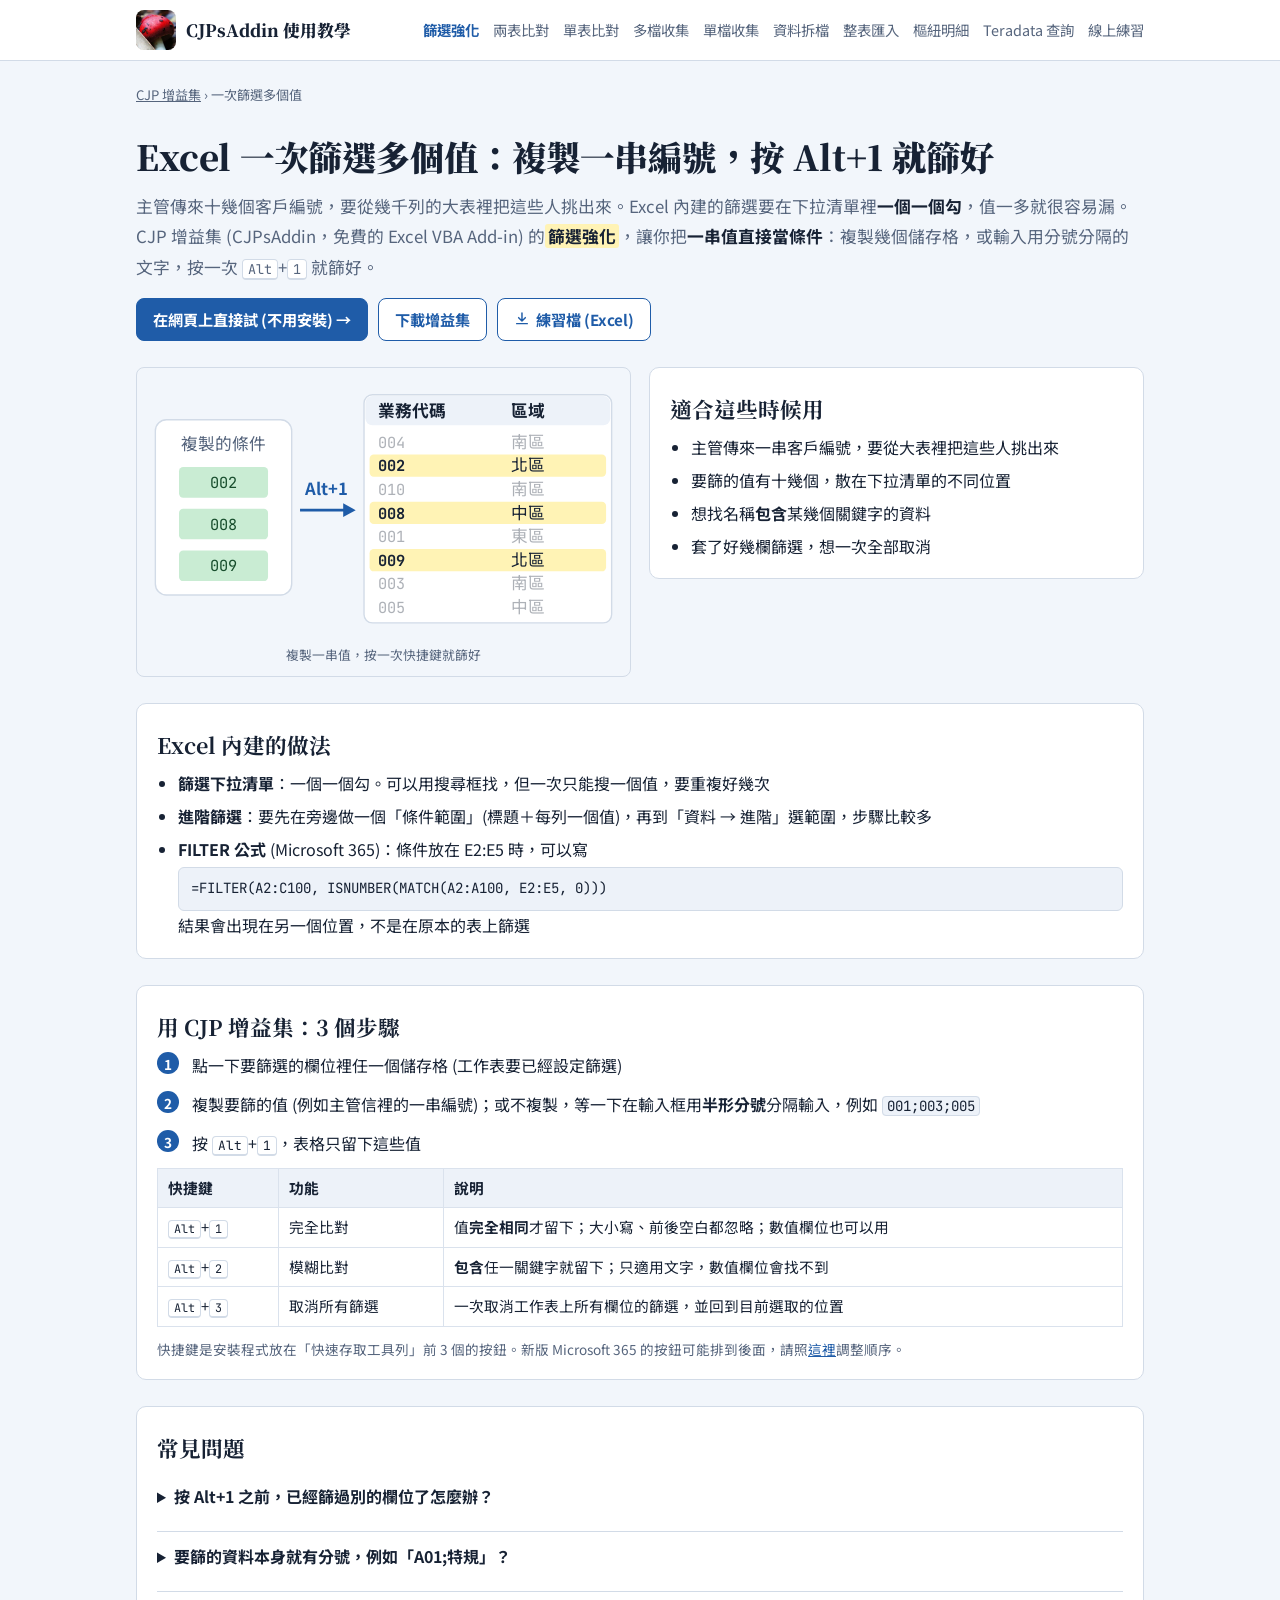
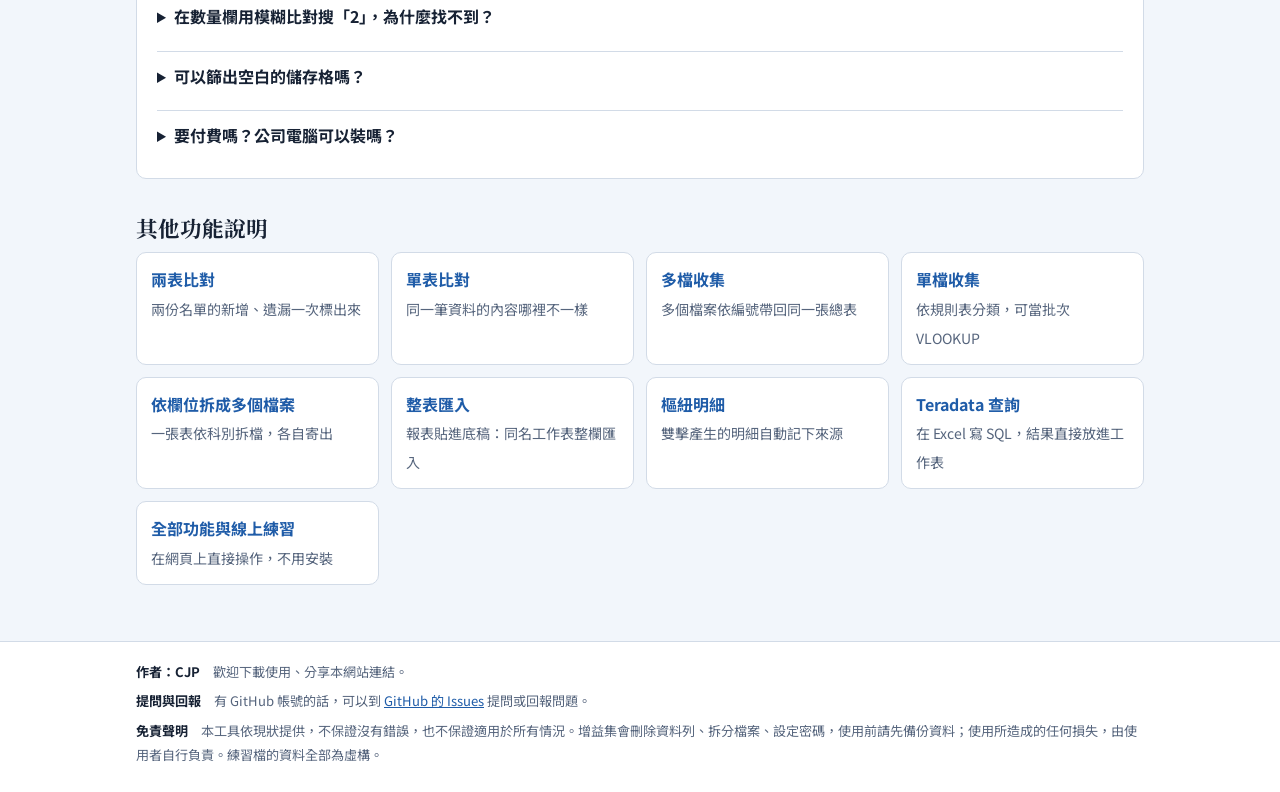
<file: filter/index.html>
<!doctype html>
<html lang="zh-Hant">
<head>
<meta charset="utf-8">
<meta name="viewport" content="width=device-width, initial-scale=1, viewport-fit=cover">
<!-- 功能說明頁：給搜尋引擎與第一次來的人看的入口，互動練習在主網站 ../#filter。搜尋關鍵字：Excel 一次篩選多個值、多個條件篩選、篩選多個編號、CJP 增益集。
     頂端選單、其他功能、頁尾每一頁都一樣；新增說明頁時，每一頁的選單都要加 (主網站頁尾的「功能說明」和 sitemap.xml 也要加) -->
<title>Excel 一次篩選多個值：複製一串編號，按 Alt+1 就篩好｜CJP 增益集</title>
<meta name="description" content="Excel 篩選多個值不用在下拉清單一個一個勾。用 CJP 增益集的篩選強化，複製一串編號或用分號輸入多個條件，按 Alt+1 一次篩好；Alt+2 依關鍵字模糊比對，Alt+3 一次取消所有篩選。附進階篩選與 FILTER 公式做法對照。">
<link rel="canonical" href="https://foolkidchang.github.io/CJPsAddin/filter/">
<meta property="og:type" content="article">
<meta property="og:site_name" content="CJPsAddin">
<meta property="og:locale" content="zh_TW">
<meta property="og:url" content="https://foolkidchang.github.io/CJPsAddin/filter/">
<meta property="og:title" content="Excel 一次篩選多個值：複製一串編號，按 Alt+1 就篩好">
<meta property="og:description" content="不用在下拉清單一個一個勾。複製一串值或用分號輸入，按 Alt+1 一次篩好。附練習檔與線上練習。">
<script type="application/ld+json">
{
  "@context": "https://schema.org",
  "@graph": [
    {
      "@type": "TechArticle",
      "headline": "Excel 一次篩選多個值：複製一串編號，按 Alt+1 就篩好",
      "inLanguage": "zh-Hant",
      "author": {
        "@type": "Person",
        "name": "CJP"
      },
      "url": "https://foolkidchang.github.io/CJPsAddin/filter/",
      "about": {
        "@type": "SoftwareApplication",
        "name": "CJPsAddin",
        "alternateName": [
          "CJP 增益集",
          "CJP's VBA Tools"
        ],
        "applicationCategory": "BusinessApplication",
        "operatingSystem": "Windows (Microsoft Excel)"
      }
    },
    {
      "@type": "BreadcrumbList",
      "itemListElement": [
        {
          "@type": "ListItem",
          "position": 1,
          "name": "CJP 增益集",
          "item": "https://foolkidchang.github.io/CJPsAddin/"
        },
        {
          "@type": "ListItem",
          "position": 2,
          "name": "一次篩選多個值",
          "item": "https://foolkidchang.github.io/CJPsAddin/filter/"
        }
      ]
    }
  ]
}
</script>
<script>try{var f=localStorage.getItem('cj-fs');if(f==='l'||f==='xl')document.documentElement.dataset.fs=f;var t=localStorage.getItem('cj-theme');if(t==='light'||t==='dark')document.documentElement.dataset.theme=t;}catch(e){}</script>
<!-- 流量統計 GoatCounter：這一頁開啟時記一筆 (路徑 /CJPsAddin/filter/) -->
<script data-goatcounter="https://cjpsaddin.goatcounter.com/count" async src="https://gc.zgo.at/count.js"></script>
<link rel="preconnect" href="https://fonts.googleapis.com">
<link rel="preconnect" href="https://fonts.gstatic.com" crossorigin>
<link rel="stylesheet" href="https://fonts.googleapis.com/css2?family=Noto+Sans+TC:wght@400;500;700&family=Noto+Serif+TC:wght@700;900&family=JetBrains+Mono:wght@400;600&display=swap">
<link rel="stylesheet" href="../lp.css">
</head>
<body>
<header class="top">
  <div class="top-in">
    <a class="top-brand" href="../"><img src="../img/logo_mushroom.jpg" alt="" width="40" height="40">CJPsAddin 使用教學</a>
    <nav class="top-nav" aria-label="功能說明">
      <a href="../filter/" aria-current="page">篩選強化</a>
      <a href="../recon/">兩表比對</a>
      <a href="../cross/">單表比對</a>
      <a href="../collect/">多檔收集</a>
      <a href="../classify/">單檔收集</a>
      <a href="../split/">資料拆檔</a>
      <a href="../move/">整表匯入</a>
      <a href="../pivot/">樞紐明細</a>
      <a href="../teradata-vba/">Teradata 查詢</a>
      <a href="../">線上練習</a>
    </nav>
  </div>
</header>

<main>
  <nav class="crumb" aria-label="目前位置"><a href="../">CJP 增益集</a> › 一次篩選多個值</nav>

  <section class="hero">
    <h1>Excel 一次篩選多個值：複製一串編號，按 Alt+1 就篩好</h1>
    <p class="lead">主管傳來十幾個客戶編號，要從幾千列的大表裡把這些人挑出來。Excel 內建的篩選要在下拉清單裡<b>一個一個勾</b>，值一多就很容易漏。CJP 增益集 (CJPsAddin，免費的 Excel VBA Add-in) 的<b class="hl">篩選強化</b>，讓你把<b>一串值直接當條件</b>：複製幾個儲存格，或輸入用分號分隔的文字，按一次 <kbd>Alt</kbd>+<kbd>1</kbd> 就篩好。</p>
    <div class="cta">
      <a class="btn primary" href="../#filter">在網頁上直接試 (不用安裝) →</a>
      <a class="btn ghost" href="../#install">下載增益集</a>
      <a class="btn ghost" href="../files/filter_practice.xlsx" download="篩選強化_課堂練習檔.xlsx"><svg viewBox="0 0 24 24" aria-hidden="true"><path d="M12 3v12m0 0-5-5m5 5 5-5M4 19h16"/></svg>練習檔 (Excel)</a>
    </div>
  </section>

  <div class="cols">
    <figure class="ill">
      <svg viewBox="0 0 340 186" role="img" aria-label="示意圖：複製 002、008、009 三個條件，按 Alt+1 後，表格只留下這三筆">
        <rect class="i-box" x="6" y="30" width="98" height="126" rx="8"/>
        <text x="55" y="52" text-anchor="middle" class="i-muted">複製的條件</text>
        <rect class="i-cond" x="23" y="64" width="64" height="22" rx="3"/><text class="i-cond-t i-mono" x="55" y="79" text-anchor="middle">002</text>
        <rect class="i-cond" x="23" y="94" width="64" height="22" rx="3"/><text class="i-cond-t i-mono" x="55" y="109" text-anchor="middle">008</text>
        <rect class="i-cond" x="23" y="124" width="64" height="22" rx="3"/><text class="i-cond-t i-mono" x="55" y="139" text-anchor="middle">009</text>
        <text x="129" y="84" text-anchor="middle" class="i-acc">Alt+1</text>
        <line class="i-arrow" x1="110" y1="95" x2="144" y2="95"/><path class="i-acc" d="M150 95 L141 90 L141 100 Z"/>
        <rect class="i-box" x="156" y="12" width="178" height="164" rx="6"/>
        <rect class="i-hdr" x="157" y="13" width="176" height="21" rx="5"/>
        <text x="166" y="28" class="i-b">業務代碼</text><text x="262" y="28" class="i-b">區域</text>
        <g class="i-faint"><text x="166" y="50" class="i-mono">004</text><text x="262" y="50">南區</text></g>
        <rect class="i-mark" x="160" y="55" width="170" height="16" rx="3"/><text x="166" y="67" class="i-mono i-b">002</text><text x="262" y="67">北區</text>
        <g class="i-faint"><text x="166" y="84" class="i-mono">010</text><text x="262" y="84">南區</text></g>
        <rect class="i-mark" x="160" y="89" width="170" height="16" rx="3"/><text x="166" y="101" class="i-mono i-b">008</text><text x="262" y="101">中區</text>
        <g class="i-faint"><text x="166" y="118" class="i-mono">001</text><text x="262" y="118">東區</text></g>
        <rect class="i-mark" x="160" y="123" width="170" height="16" rx="3"/><text x="166" y="135" class="i-mono i-b">009</text><text x="262" y="135">北區</text>
        <g class="i-faint"><text x="166" y="152" class="i-mono">003</text><text x="262" y="152">南區</text></g>
        <g class="i-faint"><text x="166" y="169" class="i-mono">005</text><text x="262" y="169">中區</text></g>
      </svg>
      <figcaption>複製一串值，按一次快捷鍵就篩好</figcaption>
    </figure>
    <div class="panel">
      <h2>適合這些時候用</h2>
      <ul>
        <li>主管傳來一串客戶編號，要從大表裡把這些人挑出來</li>
        <li>要篩的值有十幾個，散在下拉清單的不同位置</li>
        <li>想找名稱<b>包含</b>某幾個關鍵字的資料</li>
        <li>套了好幾欄篩選，想一次全部取消</li>
      </ul>
    </div>
  </div>

  <section class="panel">
    <h2>Excel 內建的做法</h2>
    <ul>
      <li><b>篩選下拉清單</b>：一個一個勾。可以用搜尋框找，但一次只能搜一個值，要重複好幾次</li>
      <li><b>進階篩選</b>：要先在旁邊做一個「條件範圍」(標題＋每列一個值)，再到「資料 → 進階」選範圍，步驟比較多</li>
      <li><b>FILTER 公式</b> (Microsoft 365)：條件放在 E2:E5 時，可以寫
        <pre class="formula" style="margin-top:4px">=FILTER(A2:C100, ISNUMBER(MATCH(A2:A100, E2:E5, 0)))</pre>
        結果會出現在另一個位置，不是在原本的表上篩選</li>
    </ul>
  </section>

  <section class="panel">
    <h2>用 CJP 增益集：3 個步驟</h2>
    <ol class="steps">
      <li>點一下要篩選的欄位裡任一個儲存格 (工作表要已經設定篩選)</li>
      <li>複製要篩的值 (例如主管信裡的一串編號)；或不複製，等一下在輸入框用<b>半形分號</b>分隔輸入，例如 <code>001;003;005</code></li>
      <li>按 <kbd>Alt</kbd>+<kbd>1</kbd>，表格只留下這些值</li>
    </ol>
    <div class="scroll">
      <table class="cmp">
        <tr><th>快捷鍵</th><th>功能</th><th>說明</th></tr>
        <tr><td><kbd>Alt</kbd>+<kbd>1</kbd></td><td>完全比對</td><td>值<b>完全相同</b>才留下；大小寫、前後空白都忽略；數值欄位也可以用</td></tr>
        <tr><td><kbd>Alt</kbd>+<kbd>2</kbd></td><td>模糊比對</td><td><b>包含</b>任一關鍵字就留下；只適用文字，數值欄位會找不到</td></tr>
        <tr><td><kbd>Alt</kbd>+<kbd>3</kbd></td><td>取消所有篩選</td><td>一次取消工作表上所有欄位的篩選，並回到目前選取的位置</td></tr>
      </table>
    </div>
    <p class="note">快捷鍵是安裝程式放在「快速存取工具列」前 3 個的按鈕。新版 Microsoft 365 的按鈕可能排到後面，請照<a href="../#qat-note">這裡</a>調整順序。</p>
  </section>

  <section class="panel">
    <h2>常見問題</h2>
    <details class="faq"><summary>按 Alt+1 之前，已經篩過別的欄位了怎麼辦？</summary><p>不用先取消。執行前會<b>先清掉所有既有的篩選</b>，再依新的條件篩選。</p></details>
    <details class="faq"><summary>要篩的資料本身就有分號，例如「A01;特規」？</summary><p>複製的內容含有分號時，程式會問分號是<b>分隔符號</b>還是<b>資料</b>：要找剛好是「A01;特規」的資料，選「否，請直接篩選」。這種資料只能用複製的方式帶入。</p></details>
    <details class="faq"><summary>在數量欄用模糊比對搜「2」，為什麼找不到？</summary><p>模糊比對只適用文字。數值請用完全比對 (Alt+1)，或先把欄位轉成文字。</p></details>
    <details class="faq"><summary>可以篩出空白的儲存格嗎？</summary><p>可以。沒有複製任何東西時按 Alt+1，跳出的輸入框裡有一行預設文字，直接按「確定」就是篩選空白儲存格。要中止請按「取消」或 Esc。</p></details>
    <details class="faq"><summary>要付費嗎？公司電腦可以裝嗎？</summary><p>免費。安裝方式和注意事項 (例如公司的巨集安全性設定) 請看<a href="../#install">安裝方式</a>。</p></details>
  </section>

  <section>
    <h2 style="margin-bottom:10px">其他功能說明</h2>
    <div class="related">
      <a href="../recon/"><b>兩表比對</b><span>兩份名單的新增、遺漏一次標出來</span></a>
      <a href="../cross/"><b>單表比對</b><span>同一筆資料的內容哪裡不一樣</span></a>
      <a href="../collect/"><b>多檔收集</b><span>多個檔案依編號帶回同一張總表</span></a>
      <a href="../classify/"><b>單檔收集</b><span>依規則表分類，可當批次 VLOOKUP</span></a>
      <a href="../split/"><b>依欄位拆成多個檔案</b><span>一張表依科別拆檔，各自寄出</span></a>
      <a href="../move/"><b>整表匯入</b><span>報表貼進底稿：同名工作表整欄匯入</span></a>
      <a href="../pivot/"><b>樞紐明細</b><span>雙擊產生的明細自動記下來源</span></a>
      <a href="../teradata-vba/"><b>Teradata 查詢</b><span>在 Excel 寫 SQL，結果直接放進工作表</span></a>
      <a href="../"><b>全部功能與線上練習</b><span>在網頁上直接操作，不用安裝</span></a>
    </div>
  </section>
</main>

<footer class="site-foot">
  <div class="site-foot-in">
    <p><b>作者：CJP</b>　歡迎下載使用、分享本網站連結。</p>
    <p><b>提問與回報</b>　有 GitHub 帳號的話，可以到 <a href="https://github.com/foolkidChang/CJPsAddin/issues" target="_blank" rel="noopener">GitHub 的 Issues</a> 提問或回報問題。</p>
    <p><b>免責聲明</b>　本工具依現狀提供，不保證沒有錯誤，也不保證適用於所有情況。增益集會刪除資料列、拆分檔案、設定密碼，使用前請先備份資料；使用所造成的任何損失，由使用者自行負責。練習檔的資料全部為虛構。</p>
  </div>
</footer>
</body>
</html>
</file>
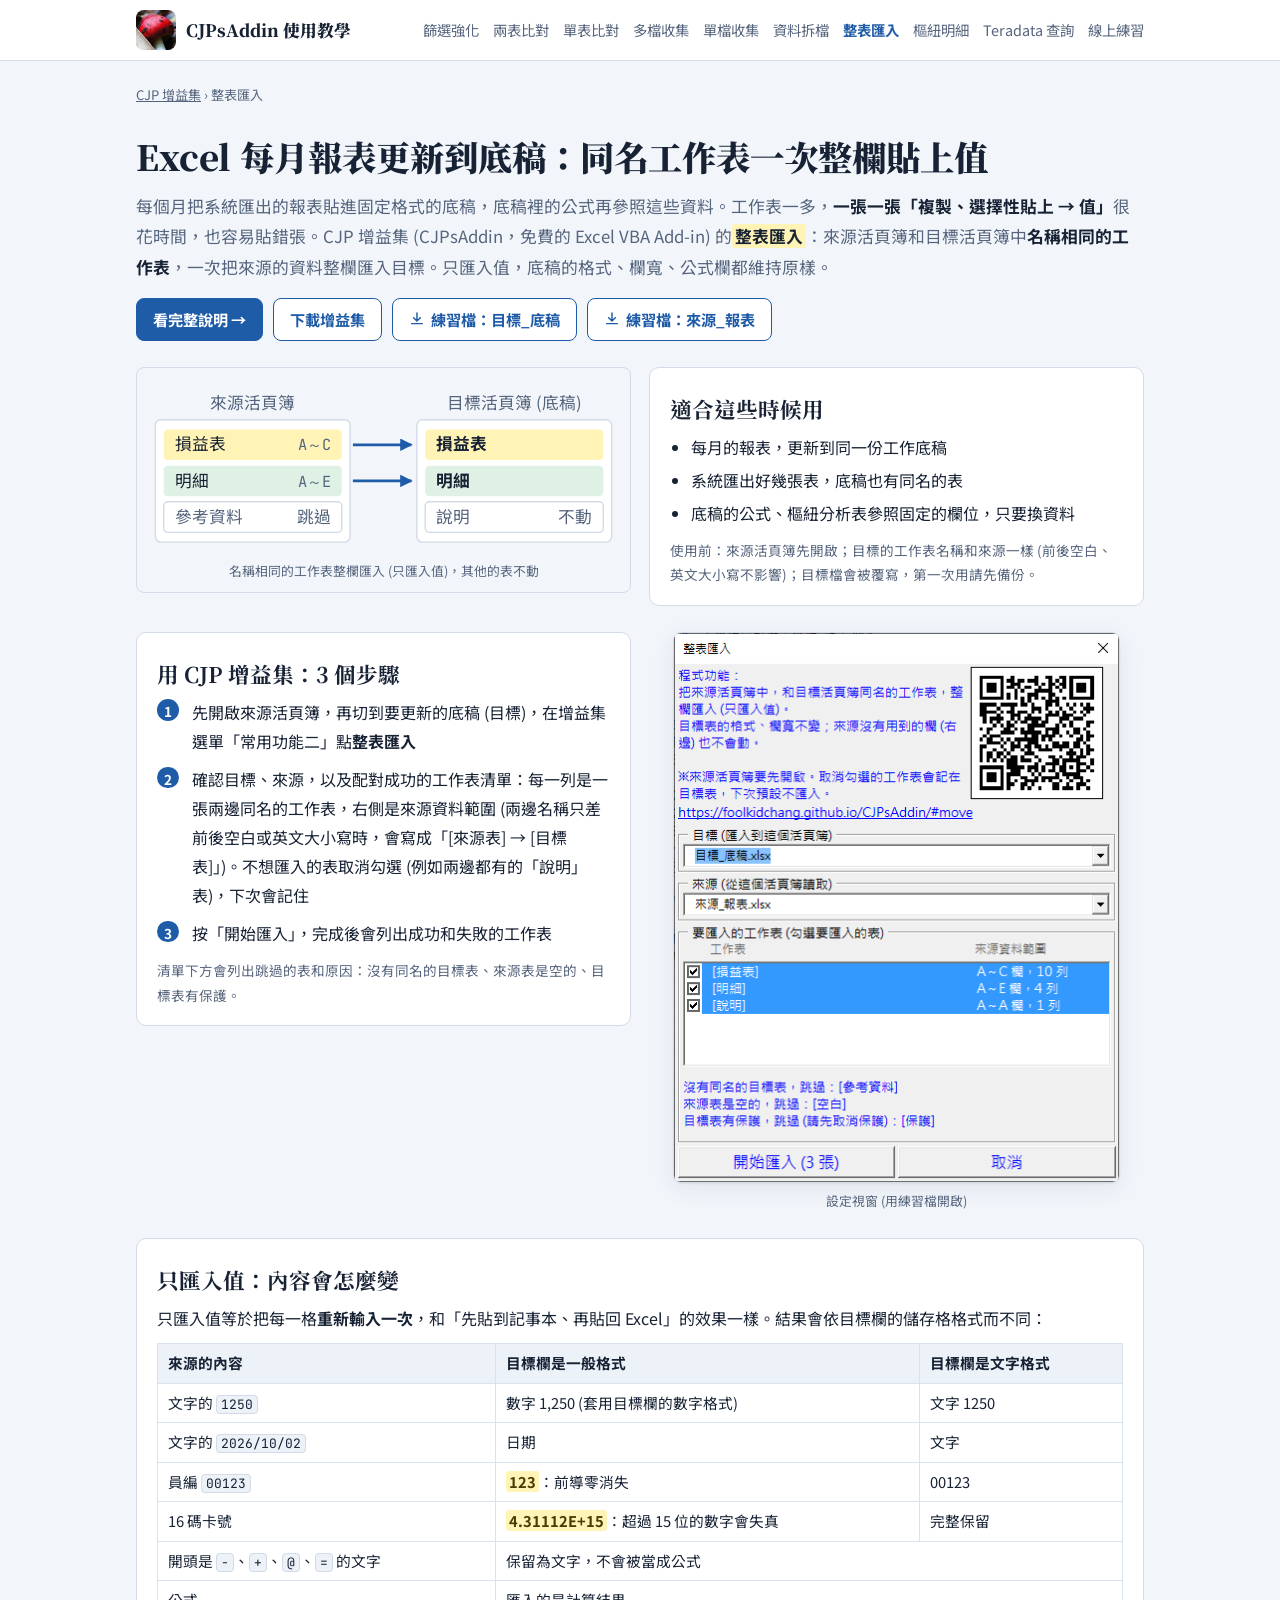
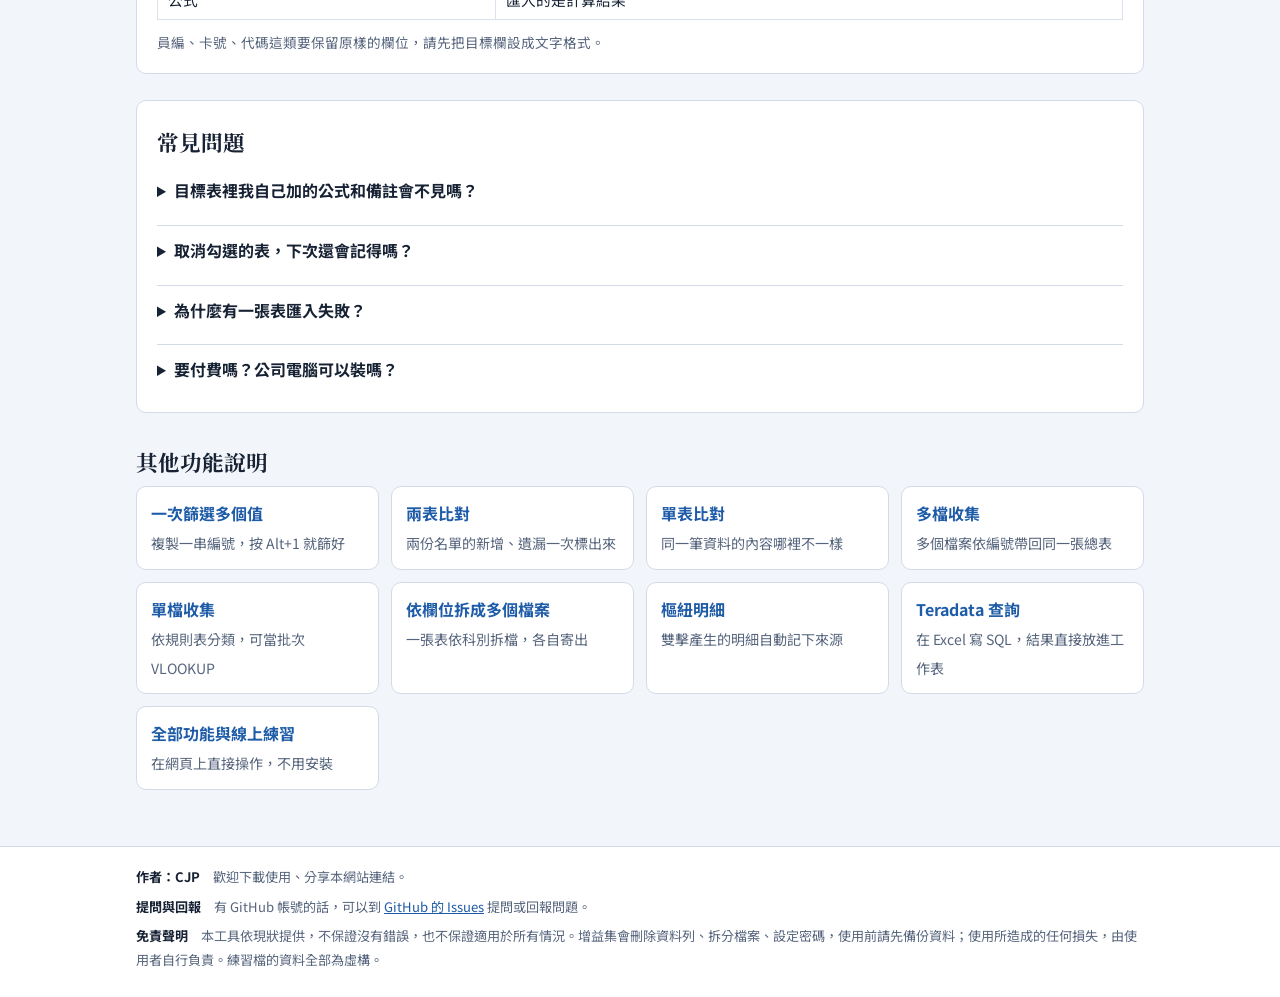
<file: move/index.html>
<!doctype html>
<html lang="zh-Hant">
<head>
<meta charset="utf-8">
<meta name="viewport" content="width=device-width, initial-scale=1, viewport-fit=cover">
<!-- 功能說明頁：給搜尋引擎與第一次來的人看的入口，互動練習在主網站 ../#move。搜尋關鍵字：Excel 報表貼到底稿、多張工作表貼上值、同名工作表複製、CJP 增益集。
     頂端選單、其他功能、頁尾每一頁都一樣；新增說明頁時，每一頁的選單都要加 (主網站頁尾的「功能說明」和 sitemap.xml 也要加) -->
<title>Excel 每月報表更新到底稿：同名工作表一次整欄貼上值｜CJP 增益集</title>
<meta name="description" content="每個月把系統匯出的報表一張一張「複製、貼上值」到底稿？用 CJP 增益集的「整表匯入」，來源和目標活頁簿中名稱相同的工作表，一次整欄匯入，只匯入值、底稿的格式和公式欄不動。附練習檔。">
<link rel="canonical" href="https://foolkidchang.github.io/CJPsAddin/move/">
<meta property="og:type" content="article">
<meta property="og:site_name" content="CJPsAddin">
<meta property="og:locale" content="zh_TW">
<meta property="og:url" content="https://foolkidchang.github.io/CJPsAddin/move/">
<meta property="og:title" content="Excel 每月報表更新到底稿：同名工作表一次整欄貼上值">
<meta property="og:description" content="同名工作表一次整欄匯入，只匯入值，底稿的格式和公式欄不動。附練習檔。">
<script type="application/ld+json">
{
  "@context": "https://schema.org",
  "@graph": [
    {
      "@type": "TechArticle",
      "headline": "Excel 每月報表更新到底稿：同名工作表一次整欄貼上值",
      "inLanguage": "zh-Hant",
      "author": {
        "@type": "Person",
        "name": "CJP"
      },
      "url": "https://foolkidchang.github.io/CJPsAddin/move/",
      "about": {
        "@type": "SoftwareApplication",
        "name": "CJPsAddin",
        "alternateName": [
          "CJP 增益集",
          "CJP's VBA Tools"
        ],
        "applicationCategory": "BusinessApplication",
        "operatingSystem": "Windows (Microsoft Excel)"
      }
    },
    {
      "@type": "BreadcrumbList",
      "itemListElement": [
        {
          "@type": "ListItem",
          "position": 1,
          "name": "CJP 增益集",
          "item": "https://foolkidchang.github.io/CJPsAddin/"
        },
        {
          "@type": "ListItem",
          "position": 2,
          "name": "整表匯入",
          "item": "https://foolkidchang.github.io/CJPsAddin/move/"
        }
      ]
    }
  ]
}
</script>
<script>try{var f=localStorage.getItem('cj-fs');if(f==='l'||f==='xl')document.documentElement.dataset.fs=f;var t=localStorage.getItem('cj-theme');if(t==='light'||t==='dark')document.documentElement.dataset.theme=t;}catch(e){}</script>
<!-- 流量統計 GoatCounter：這一頁開啟時記一筆 (路徑 /CJPsAddin/move/) -->
<script data-goatcounter="https://cjpsaddin.goatcounter.com/count" async src="https://gc.zgo.at/count.js"></script>
<link rel="preconnect" href="https://fonts.googleapis.com">
<link rel="preconnect" href="https://fonts.gstatic.com" crossorigin>
<link rel="stylesheet" href="https://fonts.googleapis.com/css2?family=Noto+Sans+TC:wght@400;500;700&family=Noto+Serif+TC:wght@700;900&family=JetBrains+Mono:wght@400;600&display=swap">
<link rel="stylesheet" href="../lp.css">
</head>
<body>
<header class="top">
  <div class="top-in">
    <a class="top-brand" href="../"><img src="../img/logo_mushroom.jpg" alt="" width="40" height="40">CJPsAddin 使用教學</a>
    <nav class="top-nav" aria-label="功能說明">
      <a href="../filter/">篩選強化</a>
      <a href="../recon/">兩表比對</a>
      <a href="../cross/">單表比對</a>
      <a href="../collect/">多檔收集</a>
      <a href="../classify/">單檔收集</a>
      <a href="../split/">資料拆檔</a>
      <a href="../move/" aria-current="page">整表匯入</a>
      <a href="../pivot/">樞紐明細</a>
      <a href="../teradata-vba/">Teradata 查詢</a>
      <a href="../">線上練習</a>
    </nav>
  </div>
</header>

<main>
  <nav class="crumb" aria-label="目前位置"><a href="../">CJP 增益集</a> › 整表匯入</nav>

  <section class="hero">
    <h1>Excel 每月報表更新到底稿：同名工作表一次整欄貼上值</h1>
    <p class="lead">每個月把系統匯出的報表貼進固定格式的底稿，底稿裡的公式再參照這些資料。工作表一多，<b>一張一張「複製、選擇性貼上 → 值」</b>很花時間，也容易貼錯張。CJP 增益集 (CJPsAddin，免費的 Excel VBA Add-in) 的<b class="hl">整表匯入</b>：來源活頁簿和目標活頁簿中<b>名稱相同的工作表</b>，一次把來源的資料整欄匯入目標。只匯入值，底稿的格式、欄寬、公式欄都維持原樣。</p>
    <div class="cta">
      <a class="btn primary" href="../#move">看完整說明 →</a>
      <a class="btn ghost" href="../#install">下載增益集</a>
      <a class="btn ghost" href="../files/move_target.xlsx" download="目標_底稿.xlsx"><svg viewBox="0 0 24 24" aria-hidden="true"><path d="M12 3v12m0 0-5-5m5 5 5-5M4 19h16"/></svg>練習檔：目標_底稿</a>
      <a class="btn ghost" href="../files/move_source.xlsx" download="來源_報表.xlsx"><svg viewBox="0 0 24 24" aria-hidden="true"><path d="M12 3v12m0 0-5-5m5 5 5-5M4 19h16"/></svg>練習檔：來源_報表</a>
    </div>
  </section>

  <div class="cols">
    <figure class="ill">
      <svg viewBox="0 0 340 126" role="img" aria-label="示意圖：來源活頁簿的損益表、明細匯入目標活頁簿的同名工作表；來源的參考資料在目標沒有同名的表，跳過">
        <defs><marker id="ill-ah4" markerUnits="userSpaceOnUse" markerWidth="9" markerHeight="9" refX="8" refY="4.5" orient="auto"><path class="i-acc" d="M0 0 L9 4.5 L0 9 Z"/></marker></defs>
        <text x="76" y="22" text-anchor="middle" class="i-muted">來源活頁簿</text>
        <rect class="i-box" x="6" y="30" width="140" height="88" rx="4"/>
        <rect class="i-mark" x="12" y="37" width="128" height="22" rx="3"/><text x="20" y="52">損益表</text><text x="132" y="52" text-anchor="end" class="i-muted i-mono">A～C</text>
        <rect class="i-both" x="12" y="63" width="128" height="22" rx="3"/><text x="20" y="78">明細</text><text x="132" y="78" text-anchor="end" class="i-muted i-mono">A～E</text>
        <rect class="i-box" x="12" y="89" width="128" height="22" rx="3"/><text x="20" y="104" class="i-muted">參考資料</text><text x="132" y="104" text-anchor="end" class="i-muted">跳過</text>
        <path class="i-arrow" d="M148 48 L190 48" marker-end="url(#ill-ah4)"/>
        <path class="i-arrow" d="M148 74 L190 74" marker-end="url(#ill-ah4)"/>
        <text x="264" y="22" text-anchor="middle" class="i-muted">目標活頁簿 (底稿)</text>
        <rect class="i-box" x="194" y="30" width="140" height="88" rx="4"/>
        <rect class="i-mark" x="200" y="37" width="128" height="22" rx="3"/><text x="208" y="52" class="i-b">損益表</text>
        <rect class="i-both" x="200" y="63" width="128" height="22" rx="3"/><text x="208" y="78" class="i-b">明細</text>
        <rect class="i-box" x="200" y="89" width="128" height="22" rx="3"/><text x="208" y="104" class="i-muted">說明</text><text x="320" y="104" text-anchor="end" class="i-muted">不動</text>
      </svg>
      <figcaption>名稱相同的工作表整欄匯入 (只匯入值)，其他的表不動</figcaption>
    </figure>
    <div class="panel">
      <h2>適合這些時候用</h2>
      <ul>
        <li>每月的報表，更新到同一份工作底稿</li>
        <li>系統匯出好幾張表，底稿也有同名的表</li>
        <li>底稿的公式、樞紐分析表參照固定的欄位，只要換資料</li>
      </ul>
      <p class="note">使用前：來源活頁簿先開啟；目標的工作表名稱和來源一樣 (前後空白、英文大小寫不影響)；目標檔會被覆寫，第一次用請先備份。</p>
    </div>
  </div>

  <section class="cols">
    <div class="panel">
      <h2>用 CJP 增益集：3 個步驟</h2>
      <ol class="steps">
        <li>先開啟來源活頁簿，再切到要更新的底稿 (目標)，在增益集選單「常用功能二」點<b>整表匯入</b></li>
        <li>確認目標、來源，以及配對成功的工作表清單：每一列是一張兩邊同名的工作表，右側是來源資料範圍 (兩邊名稱只差前後空白或英文大小寫時，會寫成「[來源表] → [目標表]」)。不想匯入的表取消勾選 (例如兩邊都有的「說明」表)，下次會記住</li>
        <li>按「開始匯入」，完成後會列出成功和失敗的工作表</li>
      </ol>
      <p class="note">清單下方會列出跳過的表和原因：沒有同名的目標表、來源表是空的、目標表有保護。</p>
    </div>
    <figure class="shot">
      <img src="../img/move_form.png" width="447" height="552" loading="lazy" alt="CJP 增益集「整表匯入」設定視窗：目標與來源活頁簿的下拉選單、勾選要匯入的工作表清單，以及跳過的工作表和原因">
      <figcaption>設定視窗 (用練習檔開啟)</figcaption>
    </figure>
  </section>

  <section class="panel">
    <h2>只匯入值：內容會怎麼變</h2>
    <p>只匯入值等於把每一格<b>重新輸入一次</b>，和「先貼到記事本、再貼回 Excel」的效果一樣。結果會依目標欄的儲存格格式而不同：</p>
    <div class="scroll">
      <table class="cmp">
        <tr><th>來源的內容</th><th>目標欄是一般格式</th><th>目標欄是文字格式</th></tr>
        <tr><td>文字的 <code>1250</code></td><td>數字 1,250 (套用目標欄的數字格式)</td><td>文字 1250</td></tr>
        <tr><td>文字的 <code>2026/10/02</code></td><td>日期</td><td>文字</td></tr>
        <tr><td>員編 <code>00123</code></td><td><b class="hl">123</b>：前導零消失</td><td>00123</td></tr>
        <tr><td>16 碼卡號</td><td><b class="hl">4.31112E+15</b>：超過 15 位的數字會失真</td><td>完整保留</td></tr>
        <tr><td>開頭是 <code>-</code>、<code>+</code>、<code>@</code>、<code>=</code> 的文字</td><td colspan="2">保留為文字，不會被當成公式</td></tr>
        <tr><td>公式</td><td colspan="2">匯入的是計算結果</td></tr>
      </table>
    </div>
    <p class="note">員編、卡號、代碼這類要保留原樣的欄位，請先把目標欄設成文字格式。</p>
  </section>

  <section class="panel">
    <h2>常見問題</h2>
    <details class="faq"><summary>目標表裡我自己加的公式和備註會不見嗎？</summary><p>目標表從 A 欄到來源最後一欄是<b>整欄清除</b>後再寫入，這幾欄裡原有的內容都會清掉；更右邊的欄不受影響。底稿自己的公式、備註，請放在來源資料範圍的右邊。</p></details>
    <details class="faq"><summary>取消勾選的表，下次還會記得嗎？</summary><p>會。取消勾選的目標表會記在那張工作表裡，下次預設不勾。目標檔要存檔才記得住；複製工作表時，這個記錄不會跟著複製。</p></details>
    <details class="faq"><summary>為什麼有一張表匯入失敗？</summary><p>常見原因是目標欄有跨欄的合併儲存格，結果訊息會列出來；其他表照常匯入。目標表有保護時會直接跳過，請先取消保護。</p></details>
    <details class="faq"><summary>要付費嗎？公司電腦可以裝嗎？</summary><p>免費。安裝方式和注意事項請看<a href="../#install">安裝方式</a>。目標檔會被覆寫，使用前請先備份。</p></details>
  </section>

  <section>
    <h2 style="margin-bottom:10px">其他功能說明</h2>
    <div class="related">
      <a href="../filter/"><b>一次篩選多個值</b><span>複製一串編號，按 Alt+1 就篩好</span></a>
      <a href="../recon/"><b>兩表比對</b><span>兩份名單的新增、遺漏一次標出來</span></a>
      <a href="../cross/"><b>單表比對</b><span>同一筆資料的內容哪裡不一樣</span></a>
      <a href="../collect/"><b>多檔收集</b><span>多個檔案依編號帶回同一張總表</span></a>
      <a href="../classify/"><b>單檔收集</b><span>依規則表分類，可當批次 VLOOKUP</span></a>
      <a href="../split/"><b>依欄位拆成多個檔案</b><span>一張表依科別拆檔，各自寄出</span></a>
      <a href="../pivot/"><b>樞紐明細</b><span>雙擊產生的明細自動記下來源</span></a>
      <a href="../teradata-vba/"><b>Teradata 查詢</b><span>在 Excel 寫 SQL，結果直接放進工作表</span></a>
      <a href="../"><b>全部功能與線上練習</b><span>在網頁上直接操作，不用安裝</span></a>
    </div>
  </section>
</main>

<footer class="site-foot">
  <div class="site-foot-in">
    <p><b>作者：CJP</b>　歡迎下載使用、分享本網站連結。</p>
    <p><b>提問與回報</b>　有 GitHub 帳號的話，可以到 <a href="https://github.com/foolkidChang/CJPsAddin/issues" target="_blank" rel="noopener">GitHub 的 Issues</a> 提問或回報問題。</p>
    <p><b>免責聲明</b>　本工具依現狀提供，不保證沒有錯誤，也不保證適用於所有情況。增益集會刪除資料列、拆分檔案、設定密碼，使用前請先備份資料；使用所造成的任何損失，由使用者自行負責。練習檔的資料全部為虛構。</p>
  </div>
</footer>
</body>
</html>
</file>
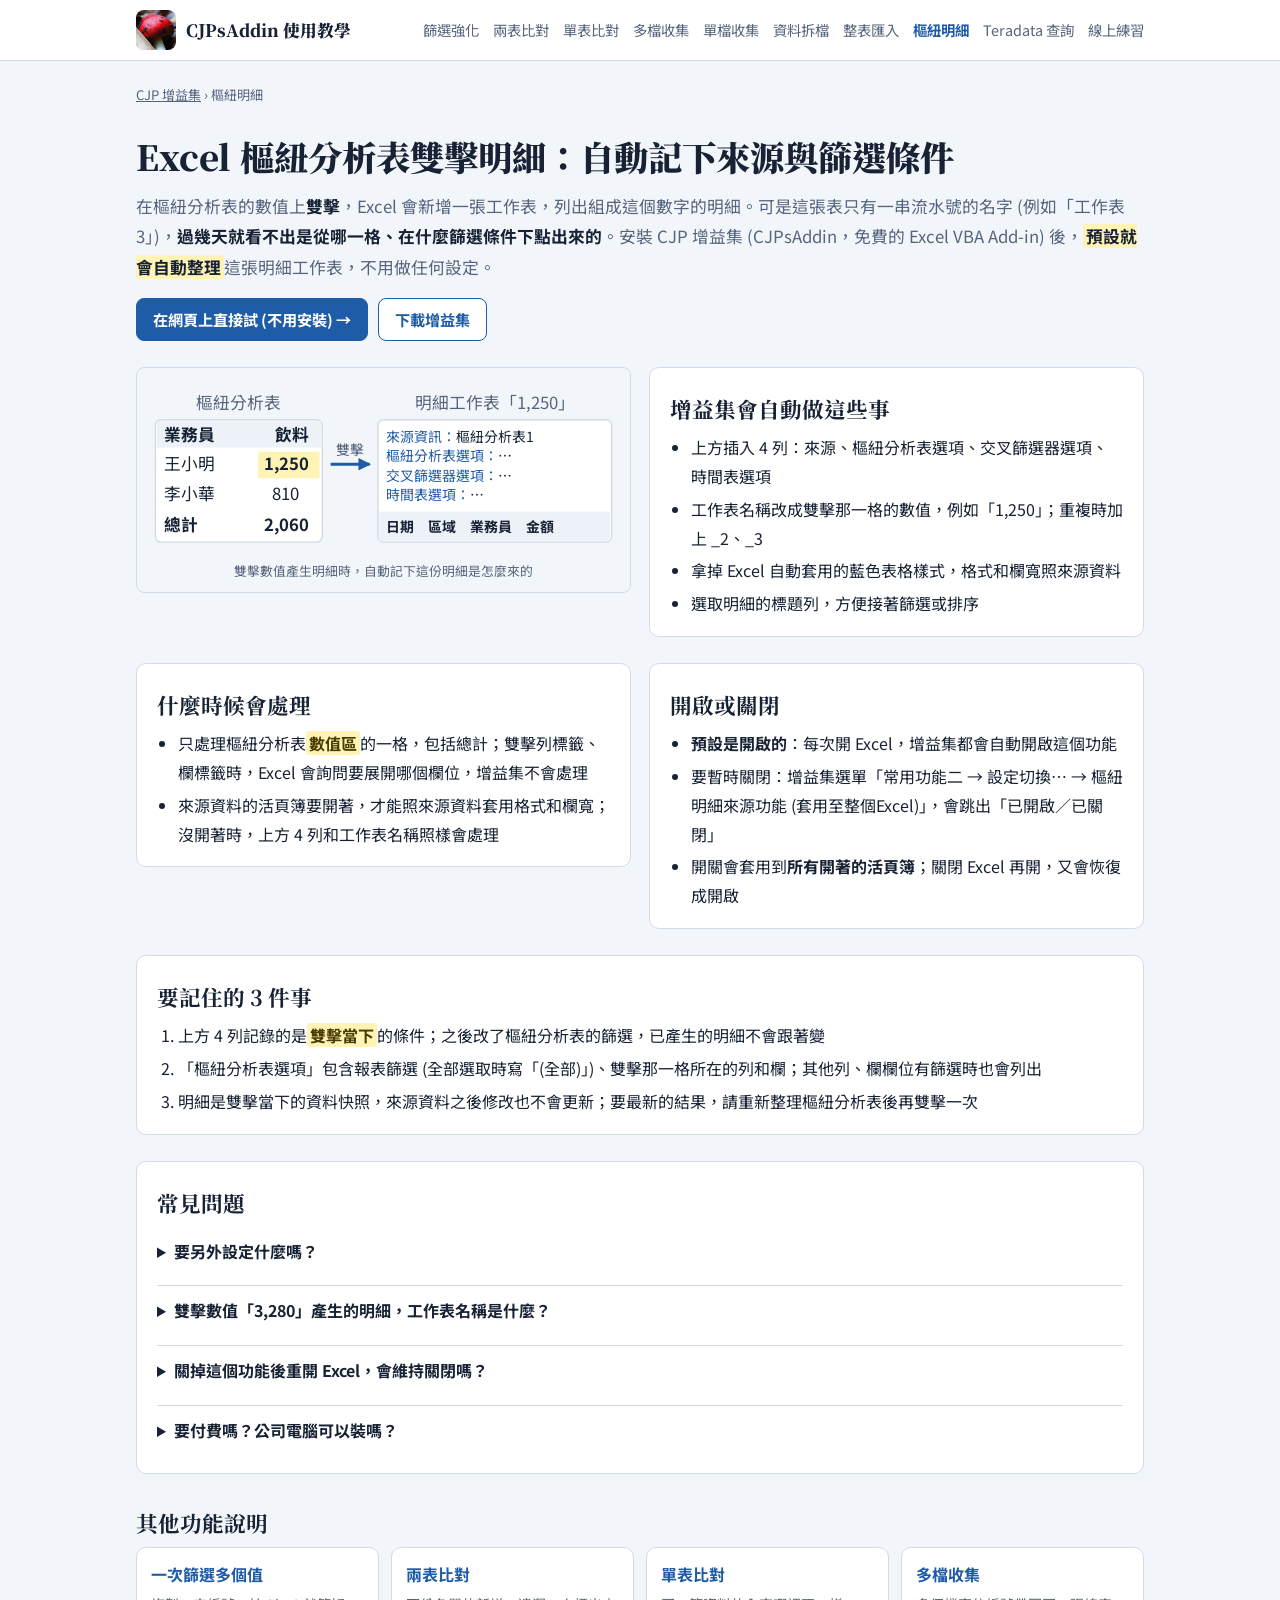
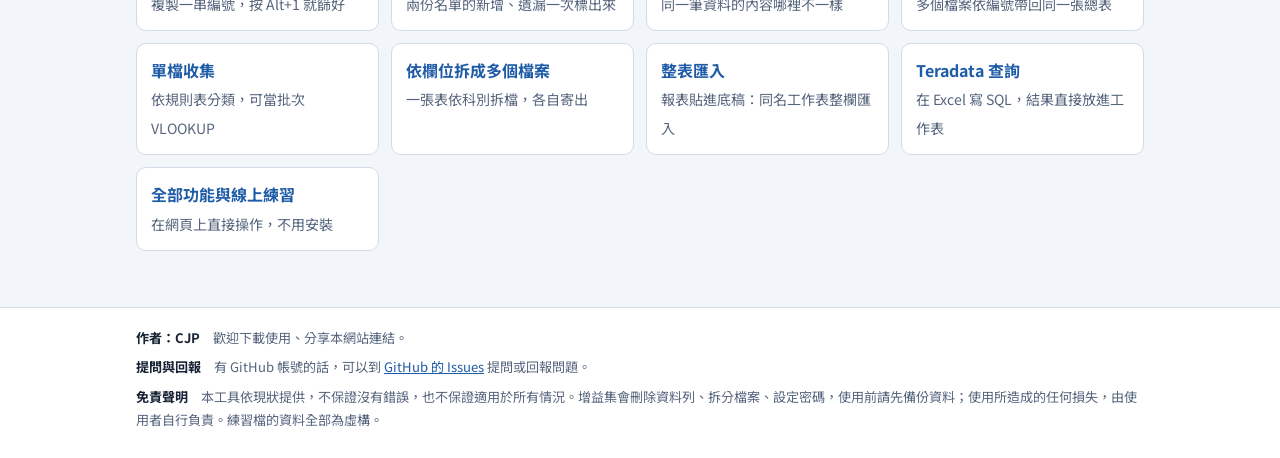
<file: pivot/index.html>
<!doctype html>
<html lang="zh-Hant">
<head>
<meta charset="utf-8">
<meta name="viewport" content="width=device-width, initial-scale=1, viewport-fit=cover">
<!-- 功能說明頁：給搜尋引擎與第一次來的人看的入口，互動練習在主網站 ../#pivot。搜尋關鍵字：Excel 樞紐分析表 雙擊 明細、顯示詳細資料、樞紐明細來源、CJP 增益集。
     頂端選單、其他功能、頁尾每一頁都一樣；新增說明頁時，每一頁的選單都要加 (主網站頁尾的「功能說明」和 sitemap.xml 也要加) -->
<title>Excel 樞紐分析表雙擊明細：自動記下來源與篩選條件｜CJP 增益集</title>
<meta name="description" content="Excel 樞紐分析表雙擊數值會產生明細工作表，但名字是「工作表3」，過幾天就不知道怎麼來的。安裝 CJP 增益集後，自動在明細上方記下來源、篩選條件，工作表名稱改成那一格的數值。附線上練習。">
<link rel="canonical" href="https://foolkidchang.github.io/CJPsAddin/pivot/">
<meta property="og:type" content="article">
<meta property="og:site_name" content="CJPsAddin">
<meta property="og:locale" content="zh_TW">
<meta property="og:url" content="https://foolkidchang.github.io/CJPsAddin/pivot/">
<meta property="og:title" content="Excel 樞紐分析表雙擊明細：自動記下來源與篩選條件">
<meta property="og:description" content="雙擊樞紐分析表產生的明細，自動記下來源與篩選條件，工作表名稱改成那一格的數值。">
<script type="application/ld+json">
{
  "@context": "https://schema.org",
  "@graph": [
    {
      "@type": "TechArticle",
      "headline": "Excel 樞紐分析表雙擊明細：自動記下來源與篩選條件",
      "inLanguage": "zh-Hant",
      "author": {
        "@type": "Person",
        "name": "CJP"
      },
      "url": "https://foolkidchang.github.io/CJPsAddin/pivot/",
      "about": {
        "@type": "SoftwareApplication",
        "name": "CJPsAddin",
        "alternateName": [
          "CJP 增益集",
          "CJP's VBA Tools"
        ],
        "applicationCategory": "BusinessApplication",
        "operatingSystem": "Windows (Microsoft Excel)"
      }
    },
    {
      "@type": "BreadcrumbList",
      "itemListElement": [
        {
          "@type": "ListItem",
          "position": 1,
          "name": "CJP 增益集",
          "item": "https://foolkidchang.github.io/CJPsAddin/"
        },
        {
          "@type": "ListItem",
          "position": 2,
          "name": "樞紐明細",
          "item": "https://foolkidchang.github.io/CJPsAddin/pivot/"
        }
      ]
    }
  ]
}
</script>
<script>try{var f=localStorage.getItem('cj-fs');if(f==='l'||f==='xl')document.documentElement.dataset.fs=f;var t=localStorage.getItem('cj-theme');if(t==='light'||t==='dark')document.documentElement.dataset.theme=t;}catch(e){}</script>
<!-- 流量統計 GoatCounter：這一頁開啟時記一筆 (路徑 /CJPsAddin/pivot/) -->
<script data-goatcounter="https://cjpsaddin.goatcounter.com/count" async src="https://gc.zgo.at/count.js"></script>
<link rel="preconnect" href="https://fonts.googleapis.com">
<link rel="preconnect" href="https://fonts.gstatic.com" crossorigin>
<link rel="stylesheet" href="https://fonts.googleapis.com/css2?family=Noto+Sans+TC:wght@400;500;700&family=Noto+Serif+TC:wght@700;900&family=JetBrains+Mono:wght@400;600&display=swap">
<link rel="stylesheet" href="../lp.css">
</head>
<body>
<header class="top">
  <div class="top-in">
    <a class="top-brand" href="../"><img src="../img/logo_mushroom.jpg" alt="" width="40" height="40">CJPsAddin 使用教學</a>
    <nav class="top-nav" aria-label="功能說明">
      <a href="../filter/">篩選強化</a>
      <a href="../recon/">兩表比對</a>
      <a href="../cross/">單表比對</a>
      <a href="../collect/">多檔收集</a>
      <a href="../classify/">單檔收集</a>
      <a href="../split/">資料拆檔</a>
      <a href="../move/">整表匯入</a>
      <a href="../pivot/" aria-current="page">樞紐明細</a>
      <a href="../teradata-vba/">Teradata 查詢</a>
      <a href="../">線上練習</a>
    </nav>
  </div>
</header>

<main>
  <nav class="crumb" aria-label="目前位置"><a href="../">CJP 增益集</a> › 樞紐明細</nav>

  <section class="hero">
    <h1>Excel 樞紐分析表雙擊明細：自動記下來源與篩選條件</h1>
    <p class="lead">在樞紐分析表的數值上<b>雙擊</b>，Excel 會新增一張工作表，列出組成這個數字的明細。可是這張表只有一串流水號的名字 (例如「工作表3」)，<b>過幾天就看不出是從哪一格、在什麼篩選條件下點出來的</b>。安裝 CJP 增益集 (CJPsAddin，免費的 Excel VBA Add-in) 後，<b class="hl">預設就會自動整理</b>這張明細工作表，不用做任何設定。</p>
    <div class="cta">
      <a class="btn primary" href="../#pivot">在網頁上直接試 (不用安裝) →</a>
      <a class="btn ghost" href="../#install">下載增益集</a>
    </div>
  </section>

  <div class="cols">
    <figure class="ill">
      <svg viewBox="0 0 340 126" role="img" aria-label="示意圖：雙擊樞紐分析表的數值 1,250，產生名為 1,250 的明細工作表，上方記錄來源和篩選條件">
        <defs><marker id="ill-ah4" markerUnits="userSpaceOnUse" markerWidth="9" markerHeight="9" refX="8" refY="4.5" orient="auto"><path class="i-acc" d="M0 0 L9 4.5 L0 9 Z"/></marker></defs>
        <text x="66" y="22" text-anchor="middle" class="i-muted">樞紐分析表</text>
        <rect class="i-box" x="6" y="30" width="120" height="88" rx="4"/>
        <rect class="i-hdr" x="7" y="31" width="118" height="19"/>
        <text x="12" y="45" class="i-b">業務員</text><text x="92" y="45" class="i-b">飲料</text>
        <text x="12" y="66">王小明</text><rect class="i-mark" x="80" y="53" width="44" height="19"/><text x="84" y="66" class="i-b">1,250</text>
        <text x="12" y="88">李小華</text><text x="90" y="88">810</text>
        <text x="12" y="110" class="i-b">總計</text><text x="84" y="110" class="i-b">2,060</text>
        <text x="146" y="55" text-anchor="middle" class="i-muted" style="font-size:10px">雙擊</text>
        <path class="i-arrow" d="M132 62 L160 62" marker-end="url(#ill-ah4)"/>
        <text x="250" y="22" text-anchor="middle" class="i-muted">明細工作表「1,250」</text>
        <rect class="i-box" x="166" y="30" width="168" height="88" rx="4"/>
        <text x="172" y="46" style="font-size:10px"><tspan class="i-acc">來源資訊：</tspan>樞紐分析表1</text>
        <text x="172" y="60" style="font-size:10px"><tspan class="i-acc">樞紐分析表選項：</tspan>…</text>
        <text x="172" y="74" style="font-size:10px"><tspan class="i-acc">交叉篩選器選項：</tspan>…</text>
        <text x="172" y="88" style="font-size:10px"><tspan class="i-acc">時間表選項：</tspan>…</text>
        <rect class="i-hdr" x="167" y="96" width="166" height="21"/>
        <text x="172" y="111" class="i-b" style="font-size:10px">日期　區域　業務員　金額</text>
      </svg>
      <figcaption>雙擊數值產生明細時，自動記下這份明細是怎麼來的</figcaption>
    </figure>
    <div class="panel">
      <h2>增益集會自動做這些事</h2>
      <ul>
        <li>上方插入 4 列：來源、樞紐分析表選項、交叉篩選器選項、時間表選項</li>
        <li>工作表名稱改成雙擊那一格的數值，例如「1,250」；重複時加上 _2、_3</li>
        <li>拿掉 Excel 自動套用的藍色表格樣式，格式和欄寬照來源資料</li>
        <li>選取明細的標題列，方便接著篩選或排序</li>
      </ul>
    </div>
  </div>

  <section class="cols">
    <div class="panel">
      <h2>什麼時候會處理</h2>
      <ul>
        <li>只處理樞紐分析表<b class="hl">數值區</b>的一格，包括總計；雙擊列標籤、欄標籤時，Excel 會詢問要展開哪個欄位，增益集不會處理</li>
        <li>來源資料的活頁簿要開著，才能照來源資料套用格式和欄寬；沒開著時，上方 4 列和工作表名稱照樣會處理</li>
      </ul>
    </div>
    <div class="panel">
      <h2>開啟或關閉</h2>
      <ul>
        <li><b>預設是開啟的</b>：每次開 Excel，增益集都會自動開啟這個功能</li>
        <li>要暫時關閉：增益集選單「常用功能二 → 設定切換… → 樞紐明細來源功能 (套用至整個Excel)」，會跳出「已開啟／已關閉」</li>
        <li>開關會套用到<b>所有開著的活頁簿</b>；關閉 Excel 再開，又會恢復成開啟</li>
      </ul>
    </div>
  </section>

  <section class="panel">
    <h2>要記住的 3 件事</h2>
    <ol>
      <li>上方 4 列記錄的是<b class="hl">雙擊當下</b>的條件；之後改了樞紐分析表的篩選，已產生的明細不會跟著變</li>
      <li>「樞紐分析表選項」包含報表篩選 (全部選取時寫「(全部)」)、雙擊那一格所在的列和欄；其他列、欄欄位有篩選時也會列出</li>
      <li>明細是雙擊當下的資料快照，來源資料之後修改也不會更新；要最新的結果，請重新整理樞紐分析表後再雙擊一次</li>
    </ol>
  </section>

  <section class="panel">
    <h2>常見問題</h2>
    <details class="faq"><summary>要另外設定什麼嗎？</summary><p>不用。安裝增益集後就是開啟的，照平常一樣在數值上雙擊就好。</p></details>
    <details class="faq"><summary>雙擊數值「3,280」產生的明細，工作表名稱是什麼？</summary><p>「3,280」，也就是雙擊那一格顯示的數值；名稱已經有人用時，依序加上 _2、_3。</p></details>
    <details class="faq"><summary>關掉這個功能後重開 Excel，會維持關閉嗎？</summary><p>不會，會恢復成開啟。關閉只對這次開著的 Excel 有效。</p></details>
    <details class="faq"><summary>要付費嗎？公司電腦可以裝嗎？</summary><p>免費。安裝方式和注意事項請看<a href="../#install">安裝方式</a>。</p></details>
  </section>

  <section>
    <h2 style="margin-bottom:10px">其他功能說明</h2>
    <div class="related">
      <a href="../filter/"><b>一次篩選多個值</b><span>複製一串編號，按 Alt+1 就篩好</span></a>
      <a href="../recon/"><b>兩表比對</b><span>兩份名單的新增、遺漏一次標出來</span></a>
      <a href="../cross/"><b>單表比對</b><span>同一筆資料的內容哪裡不一樣</span></a>
      <a href="../collect/"><b>多檔收集</b><span>多個檔案依編號帶回同一張總表</span></a>
      <a href="../classify/"><b>單檔收集</b><span>依規則表分類，可當批次 VLOOKUP</span></a>
      <a href="../split/"><b>依欄位拆成多個檔案</b><span>一張表依科別拆檔，各自寄出</span></a>
      <a href="../move/"><b>整表匯入</b><span>報表貼進底稿：同名工作表整欄匯入</span></a>
      <a href="../teradata-vba/"><b>Teradata 查詢</b><span>在 Excel 寫 SQL，結果直接放進工作表</span></a>
      <a href="../"><b>全部功能與線上練習</b><span>在網頁上直接操作，不用安裝</span></a>
    </div>
  </section>
</main>

<footer class="site-foot">
  <div class="site-foot-in">
    <p><b>作者：CJP</b>　歡迎下載使用、分享本網站連結。</p>
    <p><b>提問與回報</b>　有 GitHub 帳號的話，可以到 <a href="https://github.com/foolkidChang/CJPsAddin/issues" target="_blank" rel="noopener">GitHub 的 Issues</a> 提問或回報問題。</p>
    <p><b>免責聲明</b>　本工具依現狀提供，不保證沒有錯誤，也不保證適用於所有情況。增益集會刪除資料列、拆分檔案、設定密碼，使用前請先備份資料；使用所造成的任何損失，由使用者自行負責。練習檔的資料全部為虛構。</p>
  </div>
</footer>
</body>
</html>
</file>
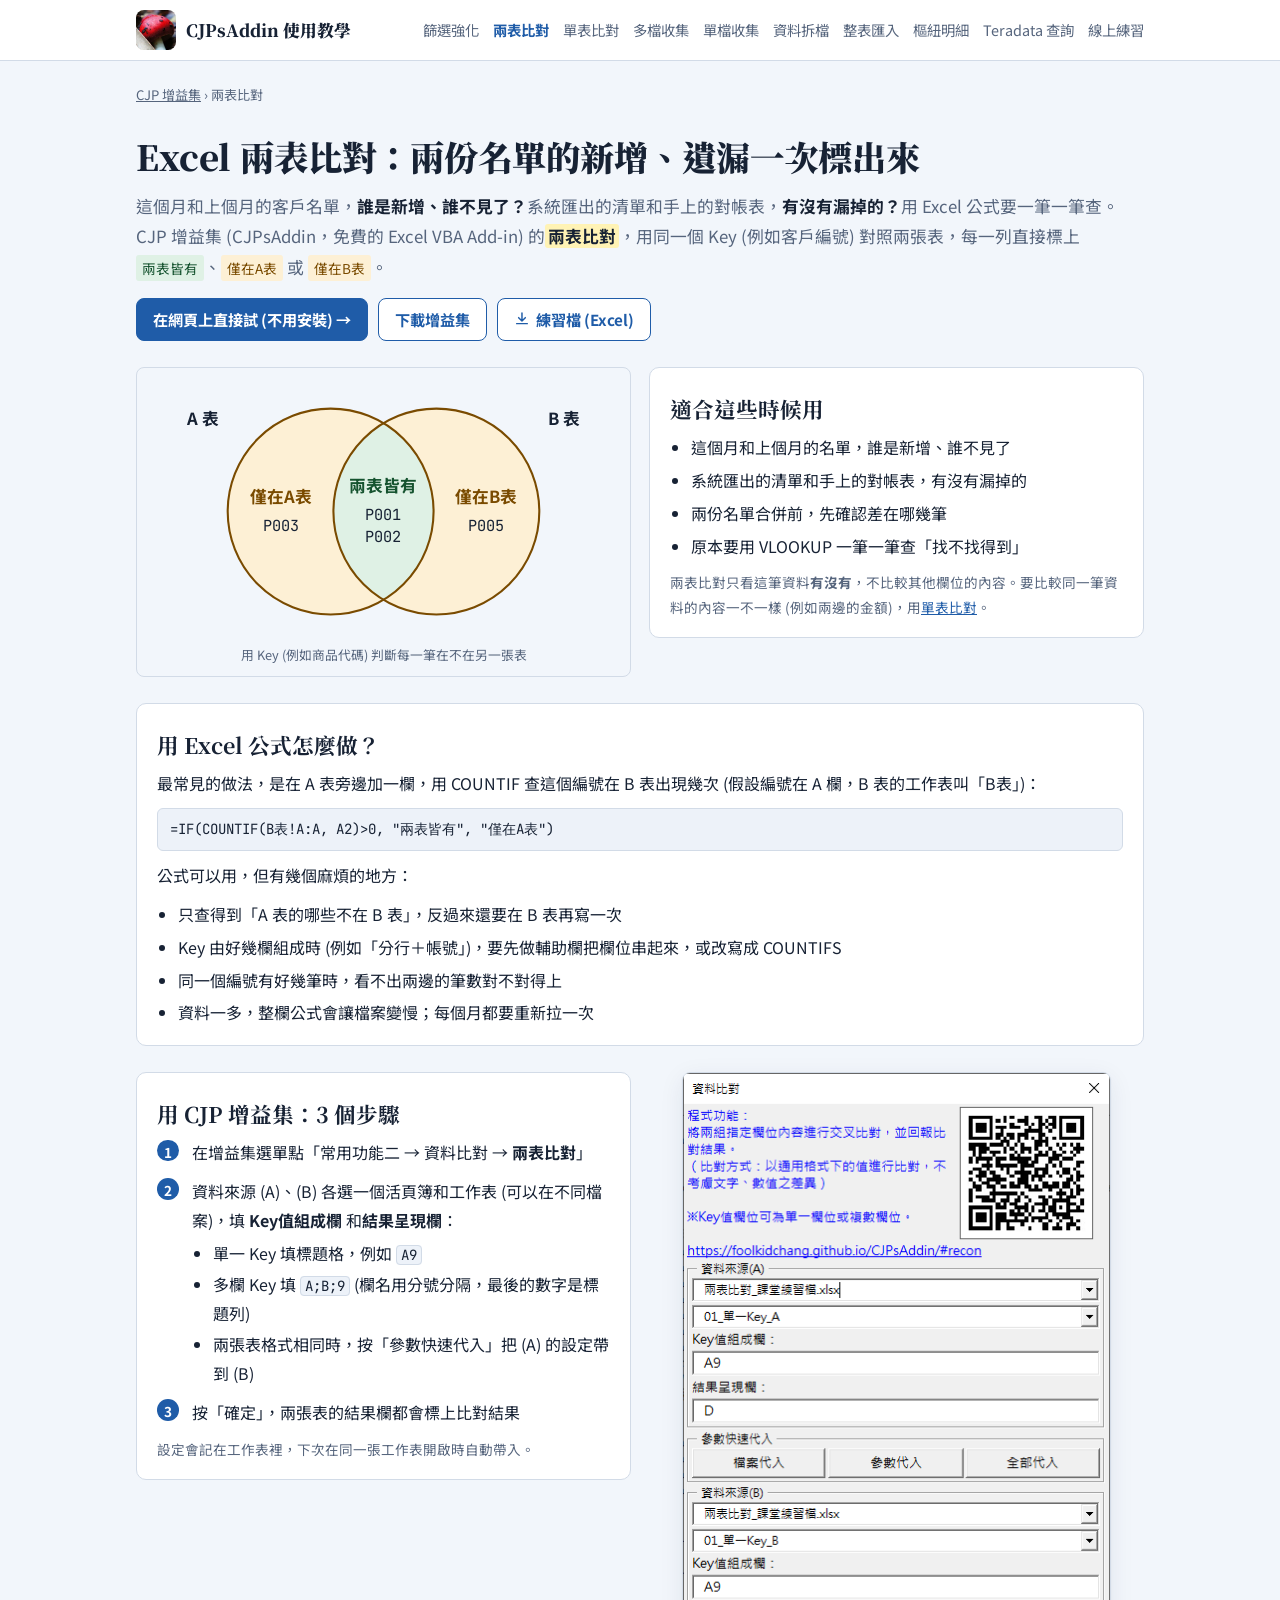
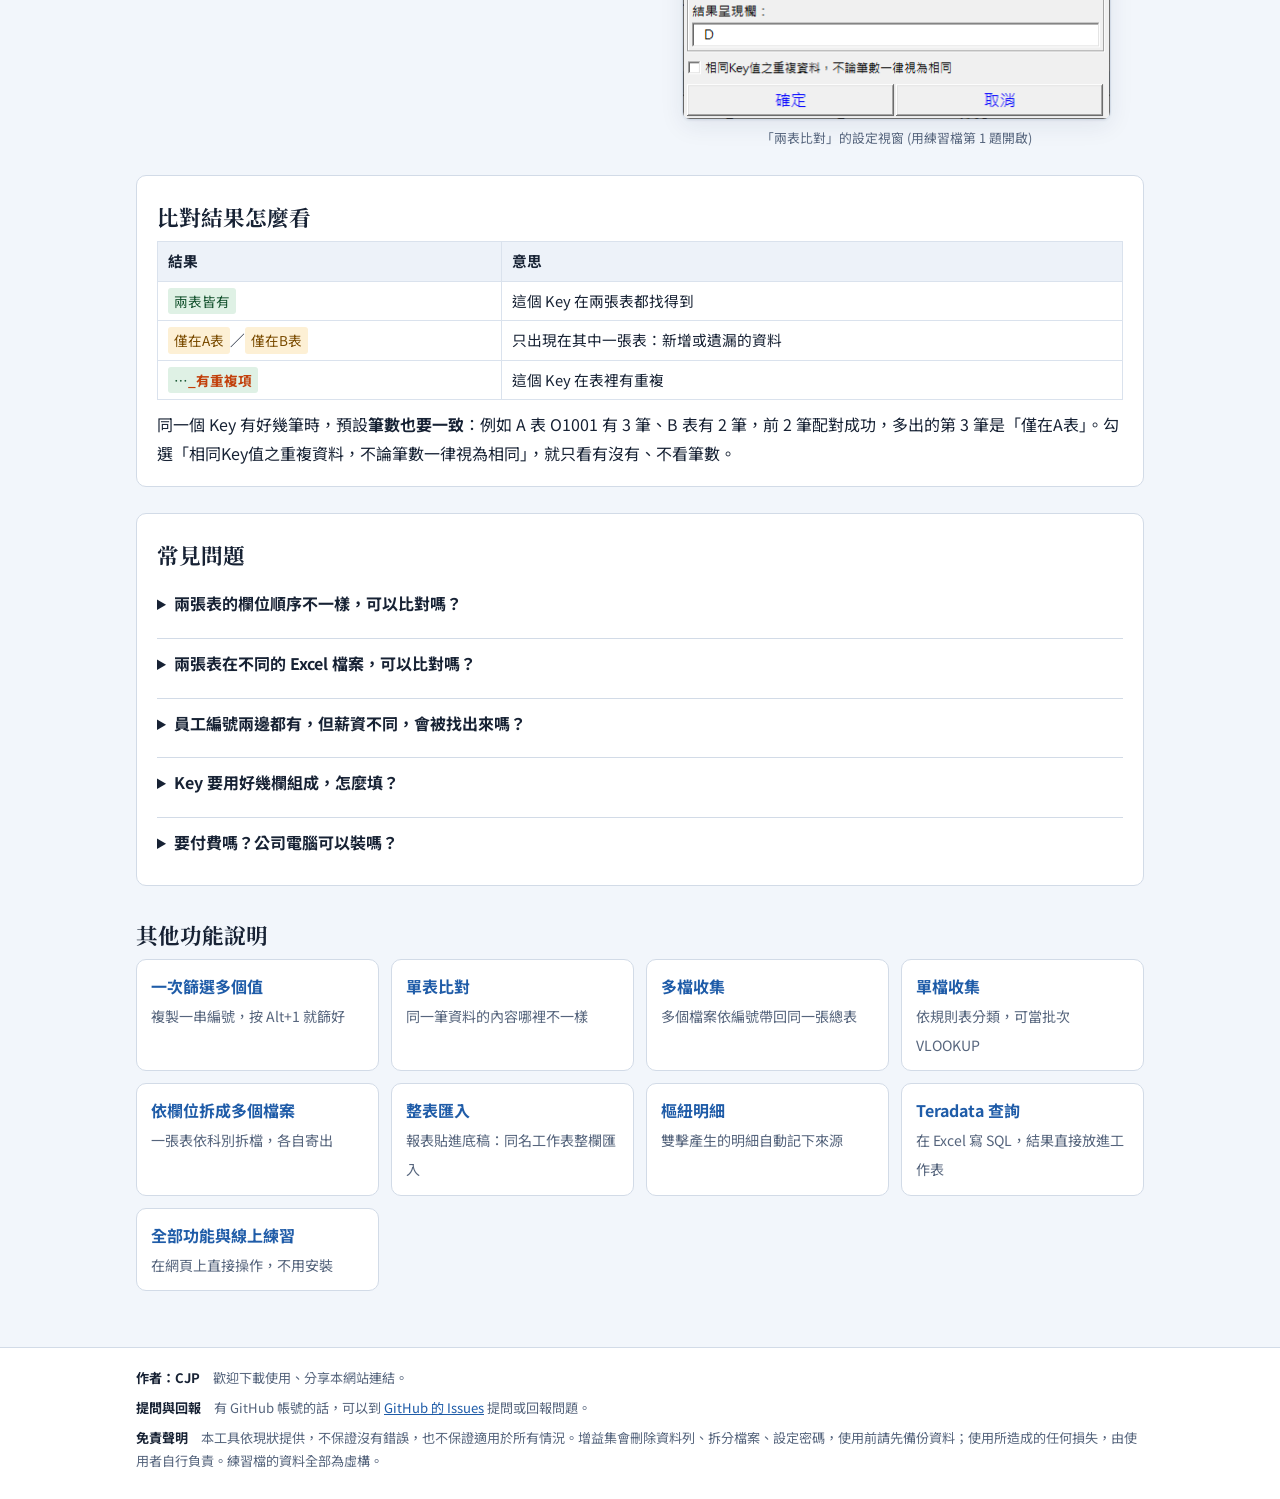
<file: recon/index.html>
<!doctype html>
<html lang="zh-Hant">
<head>
<meta charset="utf-8">
<meta name="viewport" content="width=device-width, initial-scale=1, viewport-fit=cover">
<!-- 功能說明頁：給搜尋引擎與第一次來的人看的入口，互動練習在主網站 ../#recon。搜尋關鍵字：Excel 兩表比對、兩個工作表比對、名單差異、CJP 增益集。
     頂端選單、其他功能、頁尾每一頁都一樣；新增說明頁時，每一頁的選單都要加 (主網站頁尾的「功能說明」和 sitemap.xml 也要加) -->
<title>Excel 兩表比對：兩份名單的新增、遺漏一次標出來｜CJP 增益集</title>
<meta name="description" content="Excel 兩個工作表比對，找出這個月和上個月名單的新增與遺漏。不用寫 VLOOKUP 或 COUNTIF，用 CJP 增益集的「兩表比對」依 Key 一次標上兩表皆有、僅在A表、僅在B表，附公式做法對照、練習檔與線上練習。">
<link rel="canonical" href="https://foolkidchang.github.io/CJPsAddin/recon/">
<meta property="og:type" content="article">
<meta property="og:site_name" content="CJPsAddin">
<meta property="og:locale" content="zh_TW">
<meta property="og:url" content="https://foolkidchang.github.io/CJPsAddin/recon/">
<meta property="og:title" content="Excel 兩表比對：兩份名單的新增、遺漏一次標出來">
<meta property="og:description" content="不用寫 VLOOKUP，依 Key 一次標上兩表皆有、僅在A表、僅在B表。附練習檔與線上練習。">
<script type="application/ld+json">
{
  "@context": "https://schema.org",
  "@graph": [
    {
      "@type": "TechArticle",
      "headline": "Excel 兩表比對：兩份名單的新增、遺漏一次標出來",
      "inLanguage": "zh-Hant",
      "author": {
        "@type": "Person",
        "name": "CJP"
      },
      "url": "https://foolkidchang.github.io/CJPsAddin/recon/",
      "about": {
        "@type": "SoftwareApplication",
        "name": "CJPsAddin",
        "alternateName": [
          "CJP 增益集",
          "CJP's VBA Tools"
        ],
        "applicationCategory": "BusinessApplication",
        "operatingSystem": "Windows (Microsoft Excel)"
      }
    },
    {
      "@type": "BreadcrumbList",
      "itemListElement": [
        {
          "@type": "ListItem",
          "position": 1,
          "name": "CJP 增益集",
          "item": "https://foolkidchang.github.io/CJPsAddin/"
        },
        {
          "@type": "ListItem",
          "position": 2,
          "name": "兩表比對",
          "item": "https://foolkidchang.github.io/CJPsAddin/recon/"
        }
      ]
    }
  ]
}
</script>
<script>try{var f=localStorage.getItem('cj-fs');if(f==='l'||f==='xl')document.documentElement.dataset.fs=f;var t=localStorage.getItem('cj-theme');if(t==='light'||t==='dark')document.documentElement.dataset.theme=t;}catch(e){}</script>
<!-- 流量統計 GoatCounter：這一頁開啟時記一筆 (路徑 /CJPsAddin/recon/) -->
<script data-goatcounter="https://cjpsaddin.goatcounter.com/count" async src="https://gc.zgo.at/count.js"></script>
<link rel="preconnect" href="https://fonts.googleapis.com">
<link rel="preconnect" href="https://fonts.gstatic.com" crossorigin>
<link rel="stylesheet" href="https://fonts.googleapis.com/css2?family=Noto+Sans+TC:wght@400;500;700&family=Noto+Serif+TC:wght@700;900&family=JetBrains+Mono:wght@400;600&display=swap">
<link rel="stylesheet" href="../lp.css">
</head>
<body>
<header class="top">
  <div class="top-in">
    <a class="top-brand" href="../"><img src="../img/logo_mushroom.jpg" alt="" width="40" height="40">CJPsAddin 使用教學</a>
    <nav class="top-nav" aria-label="功能說明">
      <a href="../filter/">篩選強化</a>
      <a href="../recon/" aria-current="page">兩表比對</a>
      <a href="../cross/">單表比對</a>
      <a href="../collect/">多檔收集</a>
      <a href="../classify/">單檔收集</a>
      <a href="../split/">資料拆檔</a>
      <a href="../move/">整表匯入</a>
      <a href="../pivot/">樞紐明細</a>
      <a href="../teradata-vba/">Teradata 查詢</a>
      <a href="../">線上練習</a>
    </nav>
  </div>
</header>

<main>
  <nav class="crumb" aria-label="目前位置"><a href="../">CJP 增益集</a> › 兩表比對</nav>

  <section class="hero">
    <h1>Excel 兩表比對：兩份名單的新增、遺漏一次標出來</h1>
    <p class="lead">這個月和上個月的客戶名單，<b>誰是新增、誰不見了？</b>系統匯出的清單和手上的對帳表，<b>有沒有漏掉的？</b>用 Excel 公式要一筆一筆查。CJP 增益集 (CJPsAddin，免費的 Excel VBA Add-in) 的<b class="hl">兩表比對</b>，用同一個 Key (例如客戶編號) 對照兩張表，每一列直接標上 <span class="res both">兩表皆有</span>、<span class="res only">僅在A表</span> 或 <span class="res only">僅在B表</span>。</p>
    <div class="cta">
      <a class="btn primary" href="../#recon">在網頁上直接試 (不用安裝) →</a>
      <a class="btn ghost" href="../#install">下載增益集</a>
      <a class="btn ghost" href="../files/recon_practice.xlsx" download="兩表比對_課堂練習檔.xlsx"><svg viewBox="0 0 24 24" aria-hidden="true"><path d="M12 3v12m0 0-5-5m5 5 5-5M4 19h16"/></svg>練習檔 (Excel)</a>
    </div>
  </section>

  <div class="cols">
    <figure class="ill">
      <svg viewBox="0 0 340 186" role="img" aria-label="示意圖：A 表和 B 表兩個圓形重疊，左邊是僅在A表的 P003，中間重疊處是兩表皆有的 P001、P002，右邊是僅在B表的 P005">
        <defs><clipPath id="ill-ra"><circle cx="132" cy="96" r="74"/></clipPath></defs>
        <circle class="i-only-f" cx="132" cy="96" r="74"/>
        <circle class="i-only-f" cx="208" cy="96" r="74"/>
        <circle class="i-both" cx="208" cy="96" r="74" clip-path="url(#ill-ra)"/>
        <circle class="i-ring" cx="132" cy="96" r="74"/>
        <circle class="i-ring" cx="208" cy="96" r="74"/>
        <text x="40" y="34" text-anchor="middle" class="i-b">A 表</text>
        <text x="300" y="34" text-anchor="middle" class="i-b">B 表</text>
        <text x="96" y="90" text-anchor="middle" class="i-only-t">僅在A表</text>
        <text x="96" y="110" text-anchor="middle" class="i-mono">P003</text>
        <text x="170" y="82" text-anchor="middle" class="i-both-t">兩表皆有</text>
        <text x="170" y="102" text-anchor="middle" class="i-mono">P001</text>
        <text x="170" y="118" text-anchor="middle" class="i-mono">P002</text>
        <text x="244" y="90" text-anchor="middle" class="i-only-t">僅在B表</text>
        <text x="244" y="110" text-anchor="middle" class="i-mono">P005</text>
      </svg>
      <figcaption>用 Key (例如商品代碼) 判斷每一筆在不在另一張表</figcaption>
    </figure>
    <div class="panel">
      <h2>適合這些時候用</h2>
      <ul>
        <li>這個月和上個月的名單，誰是新增、誰不見了</li>
        <li>系統匯出的清單和手上的對帳表，有沒有漏掉的</li>
        <li>兩份名單合併前，先確認差在哪幾筆</li>
        <li>原本要用 VLOOKUP 一筆一筆查「找不找得到」</li>
      </ul>
      <p class="note">兩表比對只看這筆資料<b>有沒有</b>，不比較其他欄位的內容。要比較同一筆資料的內容一不一樣 (例如兩邊的金額)，用<a href="../cross/">單表比對</a>。</p>
    </div>
  </div>

  <section class="panel">
    <h2>用 Excel 公式怎麼做？</h2>
    <p>最常見的做法，是在 A 表旁邊加一欄，用 COUNTIF 查這個編號在 B 表出現幾次 (假設編號在 A 欄，B 表的工作表叫「B表」)：</p>
    <pre class="formula">=IF(COUNTIF(B表!A:A, A2)&gt;0, "兩表皆有", "僅在A表")</pre>
    <p>公式可以用，但有幾個麻煩的地方：</p>
    <ul>
      <li>只查得到「A 表的哪些不在 B 表」，反過來還要在 B 表再寫一次</li>
      <li>Key 由好幾欄組成時 (例如「分行＋帳號」)，要先做輔助欄把欄位串起來，或改寫成 COUNTIFS</li>
      <li>同一個編號有好幾筆時，看不出兩邊的筆數對不對得上</li>
      <li>資料一多，整欄公式會讓檔案變慢；每個月都要重新拉一次</li>
    </ul>
  </section>

  <section class="cols">
    <div class="panel">
      <h2>用 CJP 增益集：3 個步驟</h2>
      <ol class="steps">
        <li>在增益集選單點「常用功能二 → 資料比對 → <b>兩表比對</b>」</li>
        <li>資料來源 (A)、(B) 各選一個活頁簿和工作表 (可以在不同檔案)，填 <b>Key值組成欄</b> 和<b>結果呈現欄</b>：
          <ul style="margin-top:4px">
            <li>單一 Key 填標題格，例如 <code>A9</code></li>
            <li>多欄 Key 填 <code>A;B;9</code> (欄名用分號分隔，最後的數字是標題列)</li>
            <li>兩張表格式相同時，按「參數快速代入」把 (A) 的設定帶到 (B)</li>
          </ul>
        </li>
        <li>按「確定」，兩張表的結果欄都會標上比對結果</li>
      </ol>
      <p class="note">設定會記在工作表裡，下次在同一張工作表開啟時自動帶入。</p>
    </div>
    <figure class="shot">
      <img src="../img/recon_form.png" width="429" height="649" loading="lazy" alt="CJP 增益集「兩表比對」的設定視窗：資料來源 (A)、(B)、Key值組成欄、結果呈現欄">
      <figcaption>「兩表比對」的設定視窗 (用練習檔第 1 題開啟)</figcaption>
    </figure>
  </section>

  <section class="panel">
    <h2>比對結果怎麼看</h2>
    <div class="scroll">
      <table class="cmp">
        <tr><th>結果</th><th>意思</th></tr>
        <tr><td><span class="res both">兩表皆有</span></td><td>這個 Key 在兩張表都找得到</td></tr>
        <tr><td><span class="res only">僅在A表</span>／<span class="res only">僅在B表</span></td><td>只出現在其中一張表：新增或遺漏的資料</td></tr>
        <tr><td><span class="res both">…<span class="d">_有重複項</span></span></td><td>這個 Key 在表裡有重複</td></tr>
      </table>
    </div>
    <p>同一個 Key 有好幾筆時，預設<b>筆數也要一致</b>：例如 A 表 O1001 有 3 筆、B 表有 2 筆，前 2 筆配對成功，多出的第 3 筆是「僅在A表」。勾選「相同Key值之重複資料，不論筆數一律視為相同」，就只看有沒有、不看筆數。</p>
  </section>

  <section class="panel">
    <h2>常見問題</h2>
    <details class="faq"><summary>兩張表的欄位順序不一樣，可以比對嗎？</summary><p>可以。A、B 兩張表的 Key 各自設定，例如 A 表的客戶編號在 A 欄、B 表在 C 欄都沒關係。</p></details>
    <details class="faq"><summary>兩張表在不同的 Excel 檔案，可以比對嗎？</summary><p>可以。資料來源 (A)、(B) 各自選活頁簿和工作表，兩個檔案都開著就好。</p></details>
    <details class="faq"><summary>員工編號兩邊都有，但薪資不同，會被找出來嗎？</summary><p>不會。兩表比對只看 Key，結果會是「兩表皆有」。要比較內容一不一樣，請用<a href="../cross/">單表比對</a>：兩份資料貼在同一張表，內容不一致的格子會標成粉紅色。</p></details>
    <details class="faq"><summary>Key 要用好幾欄組成，怎麼填？</summary><p>例如 A、B、C 三欄，標題在第 9 列，就填 <code>A;B;C;9</code>。欄名用半形分號分隔，最後的數字是標題列。</p></details>
    <details class="faq"><summary>要付費嗎？公司電腦可以裝嗎？</summary><p>免費。安裝方式和注意事項 (例如公司的巨集安全性設定) 請看<a href="../#install">安裝方式</a>。使用前請先備份資料。</p></details>
  </section>

  <section>
    <h2 style="margin-bottom:10px">其他功能說明</h2>
    <div class="related">
      <a href="../filter/"><b>一次篩選多個值</b><span>複製一串編號，按 Alt+1 就篩好</span></a>
      <a href="../cross/"><b>單表比對</b><span>同一筆資料的內容哪裡不一樣</span></a>
      <a href="../collect/"><b>多檔收集</b><span>多個檔案依編號帶回同一張總表</span></a>
      <a href="../classify/"><b>單檔收集</b><span>依規則表分類，可當批次 VLOOKUP</span></a>
      <a href="../split/"><b>依欄位拆成多個檔案</b><span>一張表依科別拆檔，各自寄出</span></a>
      <a href="../move/"><b>整表匯入</b><span>報表貼進底稿：同名工作表整欄匯入</span></a>
      <a href="../pivot/"><b>樞紐明細</b><span>雙擊產生的明細自動記下來源</span></a>
      <a href="../teradata-vba/"><b>Teradata 查詢</b><span>在 Excel 寫 SQL，結果直接放進工作表</span></a>
      <a href="../"><b>全部功能與線上練習</b><span>在網頁上直接操作，不用安裝</span></a>
    </div>
  </section>
</main>

<footer class="site-foot">
  <div class="site-foot-in">
    <p><b>作者：CJP</b>　歡迎下載使用、分享本網站連結。</p>
    <p><b>提問與回報</b>　有 GitHub 帳號的話，可以到 <a href="https://github.com/foolkidChang/CJPsAddin/issues" target="_blank" rel="noopener">GitHub 的 Issues</a> 提問或回報問題。</p>
    <p><b>免責聲明</b>　本工具依現狀提供，不保證沒有錯誤，也不保證適用於所有情況。增益集會刪除資料列、拆分檔案、設定密碼，使用前請先備份資料；使用所造成的任何損失，由使用者自行負責。練習檔的資料全部為虛構。</p>
  </div>
</footer>
</body>
</html>
</file>
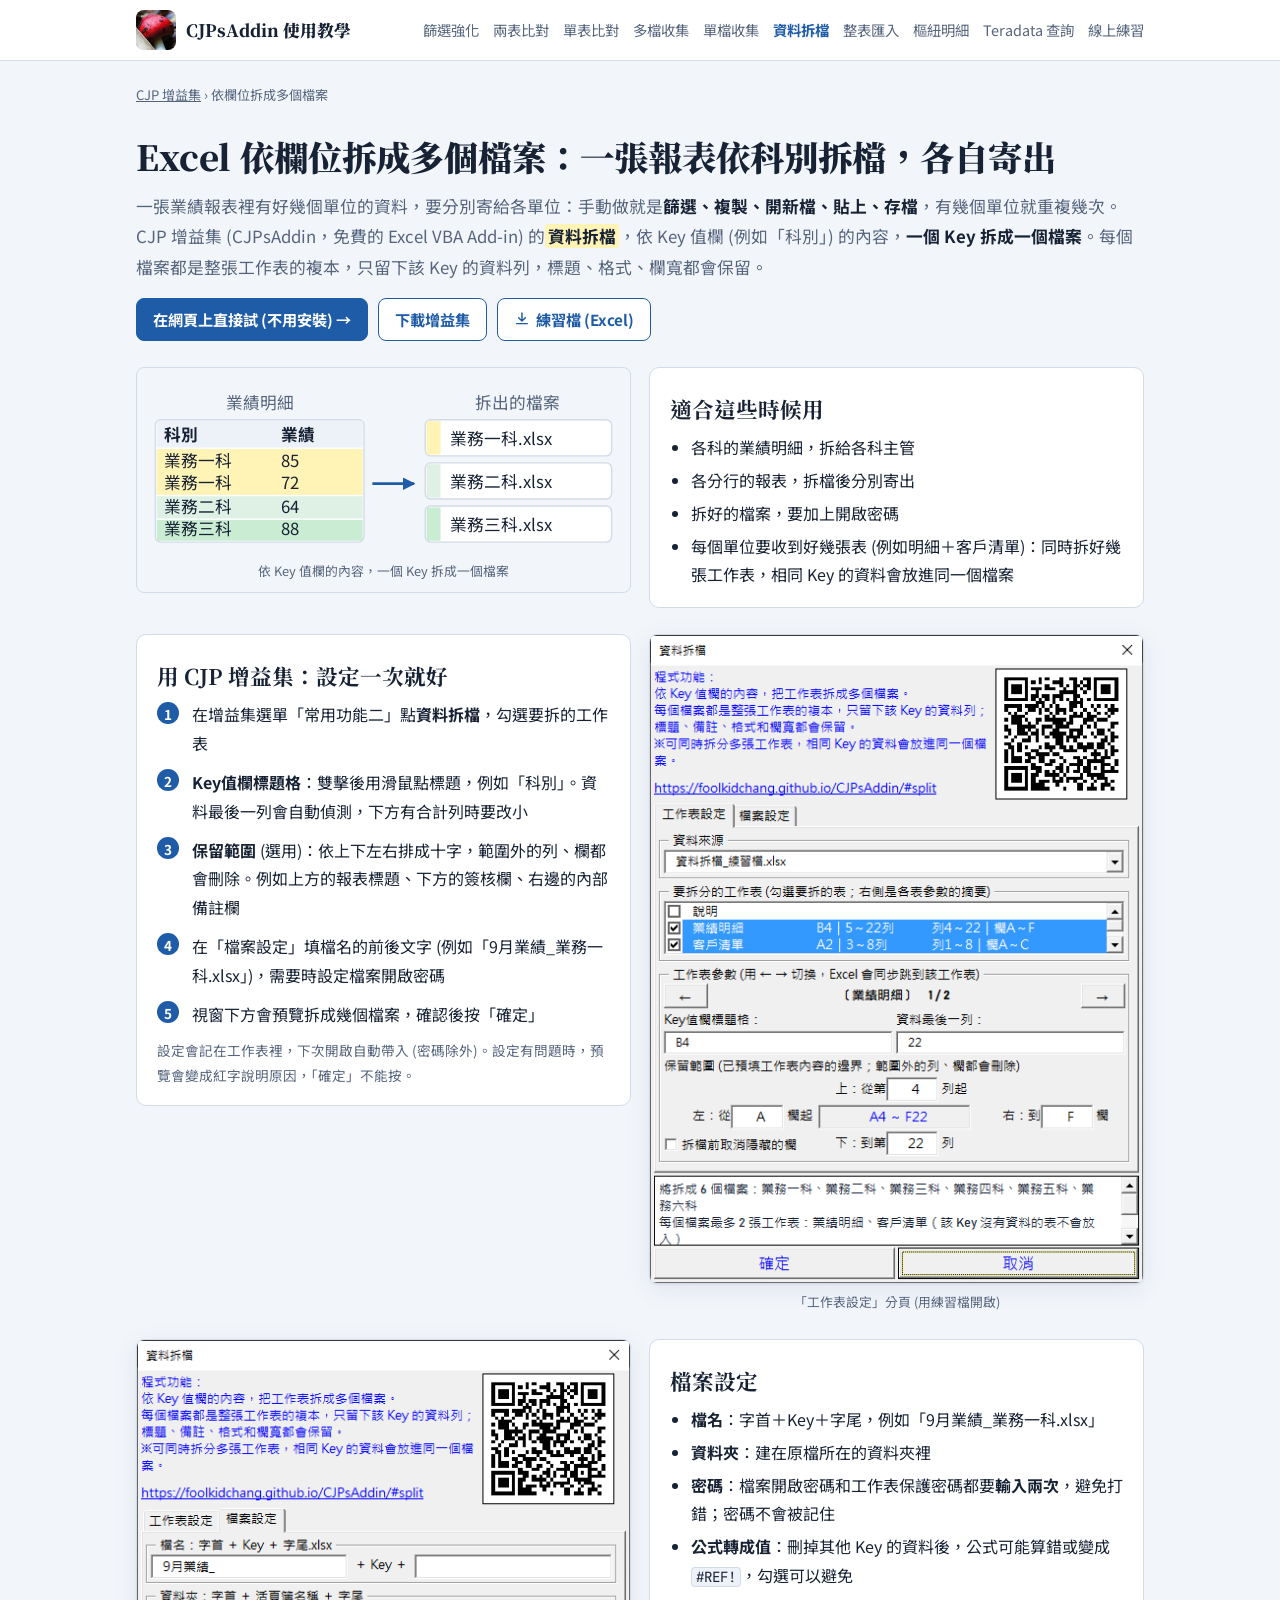
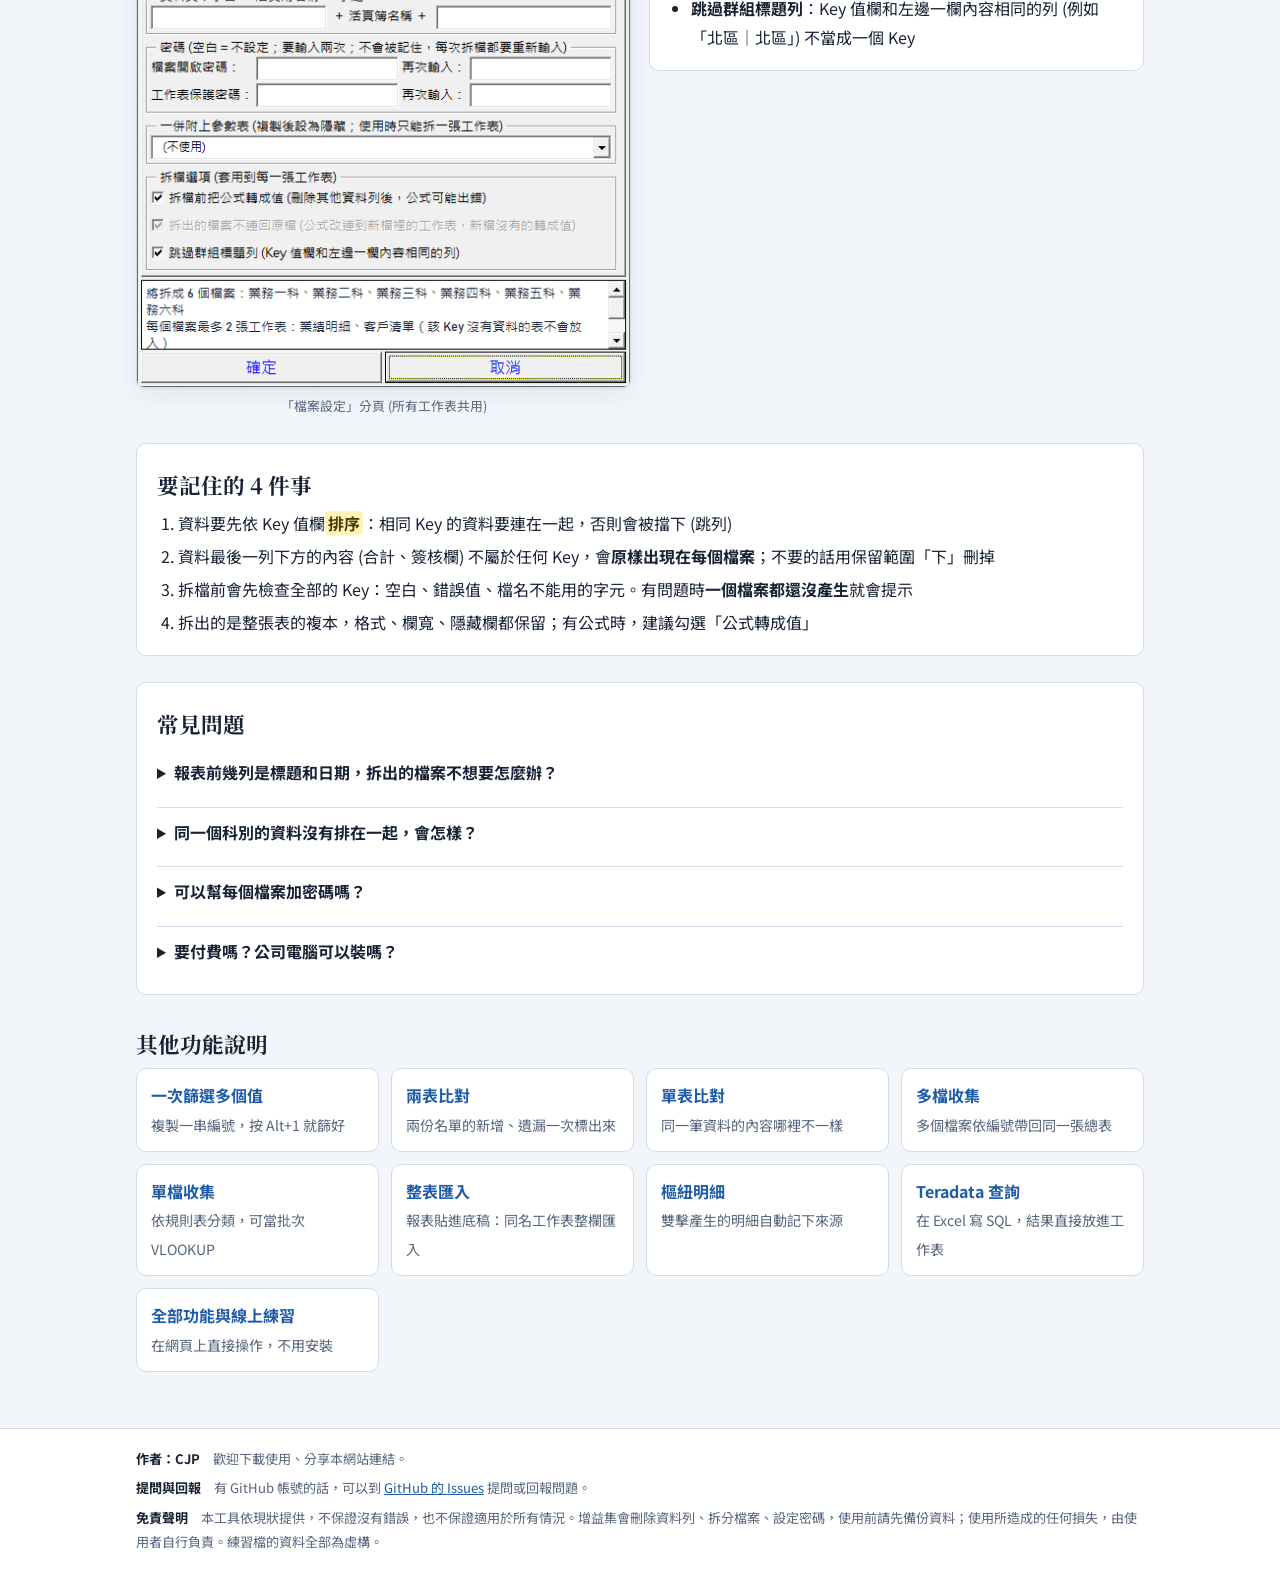
<file: split/index.html>
<!doctype html>
<html lang="zh-Hant">
<head>
<meta charset="utf-8">
<meta name="viewport" content="width=device-width, initial-scale=1, viewport-fit=cover">
<!-- 功能說明頁：給搜尋引擎與第一次來的人看的入口，互動練習在主網站 ../#split。搜尋關鍵字：Excel 依欄位拆檔、拆成多個檔案、依部門拆分工作表、CJP 增益集。
     頂端選單、其他功能、頁尾每一頁都一樣；新增說明頁時，每一頁的選單都要加 (主網站頁尾的「功能說明」和 sitemap.xml 也要加) -->
<title>Excel 依欄位拆成多個檔案：一張報表依科別拆檔，各自寄出｜CJP 增益集</title>
<meta name="description" content="Excel 一張報表要依部門、科別、分行拆成多個檔案？用 CJP 增益集的資料拆檔，依 Key 值欄一個 Key 拆成一個檔案，保留標題、格式與欄寬，可刪掉報表標題與內部欄位、加上開啟密碼。附設定視窗截圖、練習檔與線上練習。">
<link rel="canonical" href="https://foolkidchang.github.io/CJPsAddin/split/">
<meta property="og:type" content="article">
<meta property="og:site_name" content="CJPsAddin">
<meta property="og:locale" content="zh_TW">
<meta property="og:url" content="https://foolkidchang.github.io/CJPsAddin/split/">
<meta property="og:title" content="Excel 依欄位拆成多個檔案：一張報表依科別拆檔，各自寄出">
<meta property="og:description" content="依 Key 值欄一個 Key 拆成一個檔案，保留格式，可加開啟密碼。附練習檔與線上練習。">
<script type="application/ld+json">
{
  "@context": "https://schema.org",
  "@graph": [
    {
      "@type": "TechArticle",
      "headline": "Excel 依欄位拆成多個檔案：一張報表依科別拆檔，各自寄出",
      "inLanguage": "zh-Hant",
      "author": {
        "@type": "Person",
        "name": "CJP"
      },
      "url": "https://foolkidchang.github.io/CJPsAddin/split/",
      "about": {
        "@type": "SoftwareApplication",
        "name": "CJPsAddin",
        "alternateName": [
          "CJP 增益集",
          "CJP's VBA Tools"
        ],
        "applicationCategory": "BusinessApplication",
        "operatingSystem": "Windows (Microsoft Excel)"
      }
    },
    {
      "@type": "BreadcrumbList",
      "itemListElement": [
        {
          "@type": "ListItem",
          "position": 1,
          "name": "CJP 增益集",
          "item": "https://foolkidchang.github.io/CJPsAddin/"
        },
        {
          "@type": "ListItem",
          "position": 2,
          "name": "依欄位拆成多個檔案",
          "item": "https://foolkidchang.github.io/CJPsAddin/split/"
        }
      ]
    }
  ]
}
</script>
<script>try{var f=localStorage.getItem('cj-fs');if(f==='l'||f==='xl')document.documentElement.dataset.fs=f;var t=localStorage.getItem('cj-theme');if(t==='light'||t==='dark')document.documentElement.dataset.theme=t;}catch(e){}</script>
<!-- 流量統計 GoatCounter：這一頁開啟時記一筆 (路徑 /CJPsAddin/split/) -->
<script data-goatcounter="https://cjpsaddin.goatcounter.com/count" async src="https://gc.zgo.at/count.js"></script>
<link rel="preconnect" href="https://fonts.googleapis.com">
<link rel="preconnect" href="https://fonts.gstatic.com" crossorigin>
<link rel="stylesheet" href="https://fonts.googleapis.com/css2?family=Noto+Sans+TC:wght@400;500;700&family=Noto+Serif+TC:wght@700;900&family=JetBrains+Mono:wght@400;600&display=swap">
<link rel="stylesheet" href="../lp.css">
</head>
<body>
<header class="top">
  <div class="top-in">
    <a class="top-brand" href="../"><img src="../img/logo_mushroom.jpg" alt="" width="40" height="40">CJPsAddin 使用教學</a>
    <nav class="top-nav" aria-label="功能說明">
      <a href="../filter/">篩選強化</a>
      <a href="../recon/">兩表比對</a>
      <a href="../cross/">單表比對</a>
      <a href="../collect/">多檔收集</a>
      <a href="../classify/">單檔收集</a>
      <a href="../split/" aria-current="page">資料拆檔</a>
      <a href="../move/">整表匯入</a>
      <a href="../pivot/">樞紐明細</a>
      <a href="../teradata-vba/">Teradata 查詢</a>
      <a href="../">線上練習</a>
    </nav>
  </div>
</header>

<main>
  <nav class="crumb" aria-label="目前位置"><a href="../">CJP 增益集</a> › 依欄位拆成多個檔案</nav>

  <section class="hero">
    <h1>Excel 依欄位拆成多個檔案：一張報表依科別拆檔，各自寄出</h1>
    <p class="lead">一張業績報表裡有好幾個單位的資料，要分別寄給各單位：手動做就是<b>篩選、複製、開新檔、貼上、存檔</b>，有幾個單位就重複幾次。CJP 增益集 (CJPsAddin，免費的 Excel VBA Add-in) 的<b class="hl">資料拆檔</b>，依 Key 值欄 (例如「科別」) 的內容，<b>一個 Key 拆成一個檔案</b>。每個檔案都是整張工作表的複本，只留下該 Key 的資料列，標題、格式、欄寬都會保留。</p>
    <div class="cta">
      <a class="btn primary" href="../#split">在網頁上直接試 (不用安裝) →</a>
      <a class="btn ghost" href="../#install">下載增益集</a>
      <a class="btn ghost" href="../files/split_practice.xlsx" download="資料拆檔_練習檔.xlsx"><svg viewBox="0 0 24 24" aria-hidden="true"><path d="M12 3v12m0 0-5-5m5 5 5-5M4 19h16"/></svg>練習檔 (Excel)</a>
    </div>
  </section>

  <div class="cols">
    <figure class="ill">
      <svg viewBox="0 0 340 126" role="img" aria-label="示意圖：一張業績表依科別拆成業務一科、業務二科、業務三科三個檔案">
        <defs><marker id="ill-ah3" markerUnits="userSpaceOnUse" markerWidth="9" markerHeight="9" refX="8" refY="4.5" orient="auto"><path class="i-acc" d="M0 0 L9 4.5 L0 9 Z"/></marker></defs>
        <text x="81" y="22" text-anchor="middle" class="i-muted">業績明細</text>
        <rect class="i-box" x="6" y="30" width="150" height="88" rx="4"/>
        <rect class="i-hdr" x="7" y="31" width="148" height="19"/>
        <text x="12" y="45" class="i-b">科別</text><text x="96" y="45" class="i-b">業績</text>
        <rect class="i-mark" x="7" y="51" width="148" height="33"/>
        <rect class="i-both" x="7" y="85" width="148" height="16"/>
        <rect class="i-cond" x="7" y="102" width="148" height="15"/>
        <text x="12" y="64">業務一科</text><text x="96" y="64">85</text>
        <text x="12" y="80">業務一科</text><text x="96" y="80">72</text>
        <text x="12" y="97">業務二科</text><text x="96" y="97">64</text>
        <text x="12" y="113">業務三科</text><text x="96" y="113">88</text>
        <path class="i-arrow" d="M162 76 L192 76" marker-end="url(#ill-ah3)"/>
        <text x="266" y="22" text-anchor="middle" class="i-muted">拆出的檔案</text>
        <rect class="i-box" x="200" y="30" width="134" height="26" rx="4"/><rect class="i-mark" x="201" y="31" width="10" height="24"/><text x="218" y="48">業務一科.xlsx</text>
        <rect class="i-box" x="200" y="61" width="134" height="26" rx="4"/><rect class="i-both" x="201" y="62" width="10" height="24"/><text x="218" y="79">業務二科.xlsx</text>
        <rect class="i-box" x="200" y="92" width="134" height="26" rx="4"/><rect class="i-cond" x="201" y="93" width="10" height="24"/><text x="218" y="110">業務三科.xlsx</text>
      </svg>
      <figcaption>依 Key 值欄的內容，一個 Key 拆成一個檔案</figcaption>
    </figure>
    <div class="panel">
      <h2>適合這些時候用</h2>
      <ul>
        <li>各科的業績明細，拆給各科主管</li>
        <li>各分行的報表，拆檔後分別寄出</li>
        <li>拆好的檔案，要加上開啟密碼</li>
        <li>每個單位要收到好幾張表 (例如明細＋客戶清單)：同時拆好幾張工作表，相同 Key 的資料會放進同一個檔案</li>
      </ul>
    </div>
  </div>

  <section class="cols">
    <div class="panel">
      <h2>用 CJP 增益集：設定一次就好</h2>
      <ol class="steps">
        <li>在增益集選單「常用功能二」點<b>資料拆檔</b>，勾選要拆的工作表</li>
        <li><b>Key值欄標題格</b>：雙擊後用滑鼠點標題，例如「科別」。資料最後一列會自動偵測，下方有合計列時要改小</li>
        <li><b>保留範圍</b> (選用)：依上下左右排成十字，範圍外的列、欄都會刪除。例如上方的報表標題、下方的簽核欄、右邊的內部備註欄</li>
        <li>在「檔案設定」填檔名的前後文字 (例如「9月業績_業務一科.xlsx」)，需要時設定檔案開啟密碼</li>
        <li>視窗下方會預覽拆成幾個檔案，確認後按「確定」</li>
      </ol>
      <p class="note">設定會記在工作表裡，下次開啟自動帶入 (密碼除外)。設定有問題時，預覽會變成紅字說明原因，「確定」不能按。</p>
    </div>
    <figure class="shot">
      <img src="../img/split_sheet.png" width="501" height="658" loading="lazy" alt="CJP 增益集「資料拆檔」設定視窗的「工作表設定」分頁：勾選要拆的工作表、Key值欄標題格、資料最後一列，以及排成十字的保留範圍">
      <figcaption>「工作表設定」分頁 (用練習檔開啟)</figcaption>
    </figure>
  </section>

  <section class="cols">
    <figure class="shot">
      <img src="../img/split_file.png" width="501" height="658" loading="lazy" alt="CJP 增益集「資料拆檔」設定視窗的「檔案設定」分頁：檔名與資料夾的前後文字、檔案開啟密碼與工作表保護密碼、拆檔選項">
      <figcaption>「檔案設定」分頁 (所有工作表共用)</figcaption>
    </figure>
    <div class="panel">
      <h2>檔案設定</h2>
      <ul>
        <li><b>檔名</b>：字首＋Key＋字尾，例如「9月業績_業務一科.xlsx」</li>
        <li><b>資料夾</b>：建在原檔所在的資料夾裡</li>
        <li><b>密碼</b>：檔案開啟密碼和工作表保護密碼都要<b>輸入兩次</b>，避免打錯；密碼不會被記住</li>
        <li><b>公式轉成值</b>：刪掉其他 Key 的資料後，公式可能算錯或變成 <code>#REF!</code>，勾選可以避免</li>
        <li><b>跳過群組標題列</b>：Key 值欄和左邊一欄內容相同的列 (例如「北區｜北區」) 不當成一個 Key</li>
      </ul>
    </div>
  </section>

  <section class="panel">
    <h2>要記住的 4 件事</h2>
    <ol>
      <li>資料要先依 Key 值欄<b class="hl">排序</b>：相同 Key 的資料要連在一起，否則會被擋下 (跳列)</li>
      <li>資料最後一列下方的內容 (合計、簽核欄) 不屬於任何 Key，會<b>原樣出現在每個檔案</b>；不要的話用保留範圍「下」刪掉</li>
      <li>拆檔前會先檢查全部的 Key：空白、錯誤值、檔名不能用的字元。有問題時<b>一個檔案都還沒產生</b>就會提示</li>
      <li>拆出的是整張表的複本，格式、欄寬、隱藏欄都保留；有公式時，建議勾選「公式轉成值」</li>
    </ol>
  </section>

  <section class="panel">
    <h2>常見問題</h2>
    <details class="faq"><summary>報表前幾列是標題和日期，拆出的檔案不想要怎麼辦？</summary><p>用保留範圍「上」填標題列。例如標題列在第 4 列，填「上：從第 4 列起」，上面的列都會刪除。</p></details>
    <details class="faq"><summary>同一個科別的資料沒有排在一起，會怎樣？</summary><p>還沒產生任何檔案就會提示「跳列」，請先依 Key 值欄排序再拆檔。程式不會自動排序。</p></details>
    <details class="faq"><summary>可以幫每個檔案加密碼嗎？</summary><p>可以。「檔案設定」可以設定檔案開啟密碼和工作表保護密碼，每個拆出的檔案都會套用。</p></details>
    <details class="faq"><summary>要付費嗎？公司電腦可以裝嗎？</summary><p>免費。安裝方式和注意事項請看<a href="../#install">安裝方式</a>。增益集會刪除資料列、產生檔案，使用前請先備份。</p></details>
  </section>

  <section>
    <h2 style="margin-bottom:10px">其他功能說明</h2>
    <div class="related">
      <a href="../filter/"><b>一次篩選多個值</b><span>複製一串編號，按 Alt+1 就篩好</span></a>
      <a href="../recon/"><b>兩表比對</b><span>兩份名單的新增、遺漏一次標出來</span></a>
      <a href="../cross/"><b>單表比對</b><span>同一筆資料的內容哪裡不一樣</span></a>
      <a href="../collect/"><b>多檔收集</b><span>多個檔案依編號帶回同一張總表</span></a>
      <a href="../classify/"><b>單檔收集</b><span>依規則表分類，可當批次 VLOOKUP</span></a>
      <a href="../move/"><b>整表匯入</b><span>報表貼進底稿：同名工作表整欄匯入</span></a>
      <a href="../pivot/"><b>樞紐明細</b><span>雙擊產生的明細自動記下來源</span></a>
      <a href="../teradata-vba/"><b>Teradata 查詢</b><span>在 Excel 寫 SQL，結果直接放進工作表</span></a>
      <a href="../"><b>全部功能與線上練習</b><span>在網頁上直接操作，不用安裝</span></a>
    </div>
  </section>
</main>

<footer class="site-foot">
  <div class="site-foot-in">
    <p><b>作者：CJP</b>　歡迎下載使用、分享本網站連結。</p>
    <p><b>提問與回報</b>　有 GitHub 帳號的話，可以到 <a href="https://github.com/foolkidChang/CJPsAddin/issues" target="_blank" rel="noopener">GitHub 的 Issues</a> 提問或回報問題。</p>
    <p><b>免責聲明</b>　本工具依現狀提供，不保證沒有錯誤，也不保證適用於所有情況。增益集會刪除資料列、拆分檔案、設定密碼，使用前請先備份資料；使用所造成的任何損失，由使用者自行負責。練習檔的資料全部為虛構。</p>
  </div>
</footer>
</body>
</html>
</file>
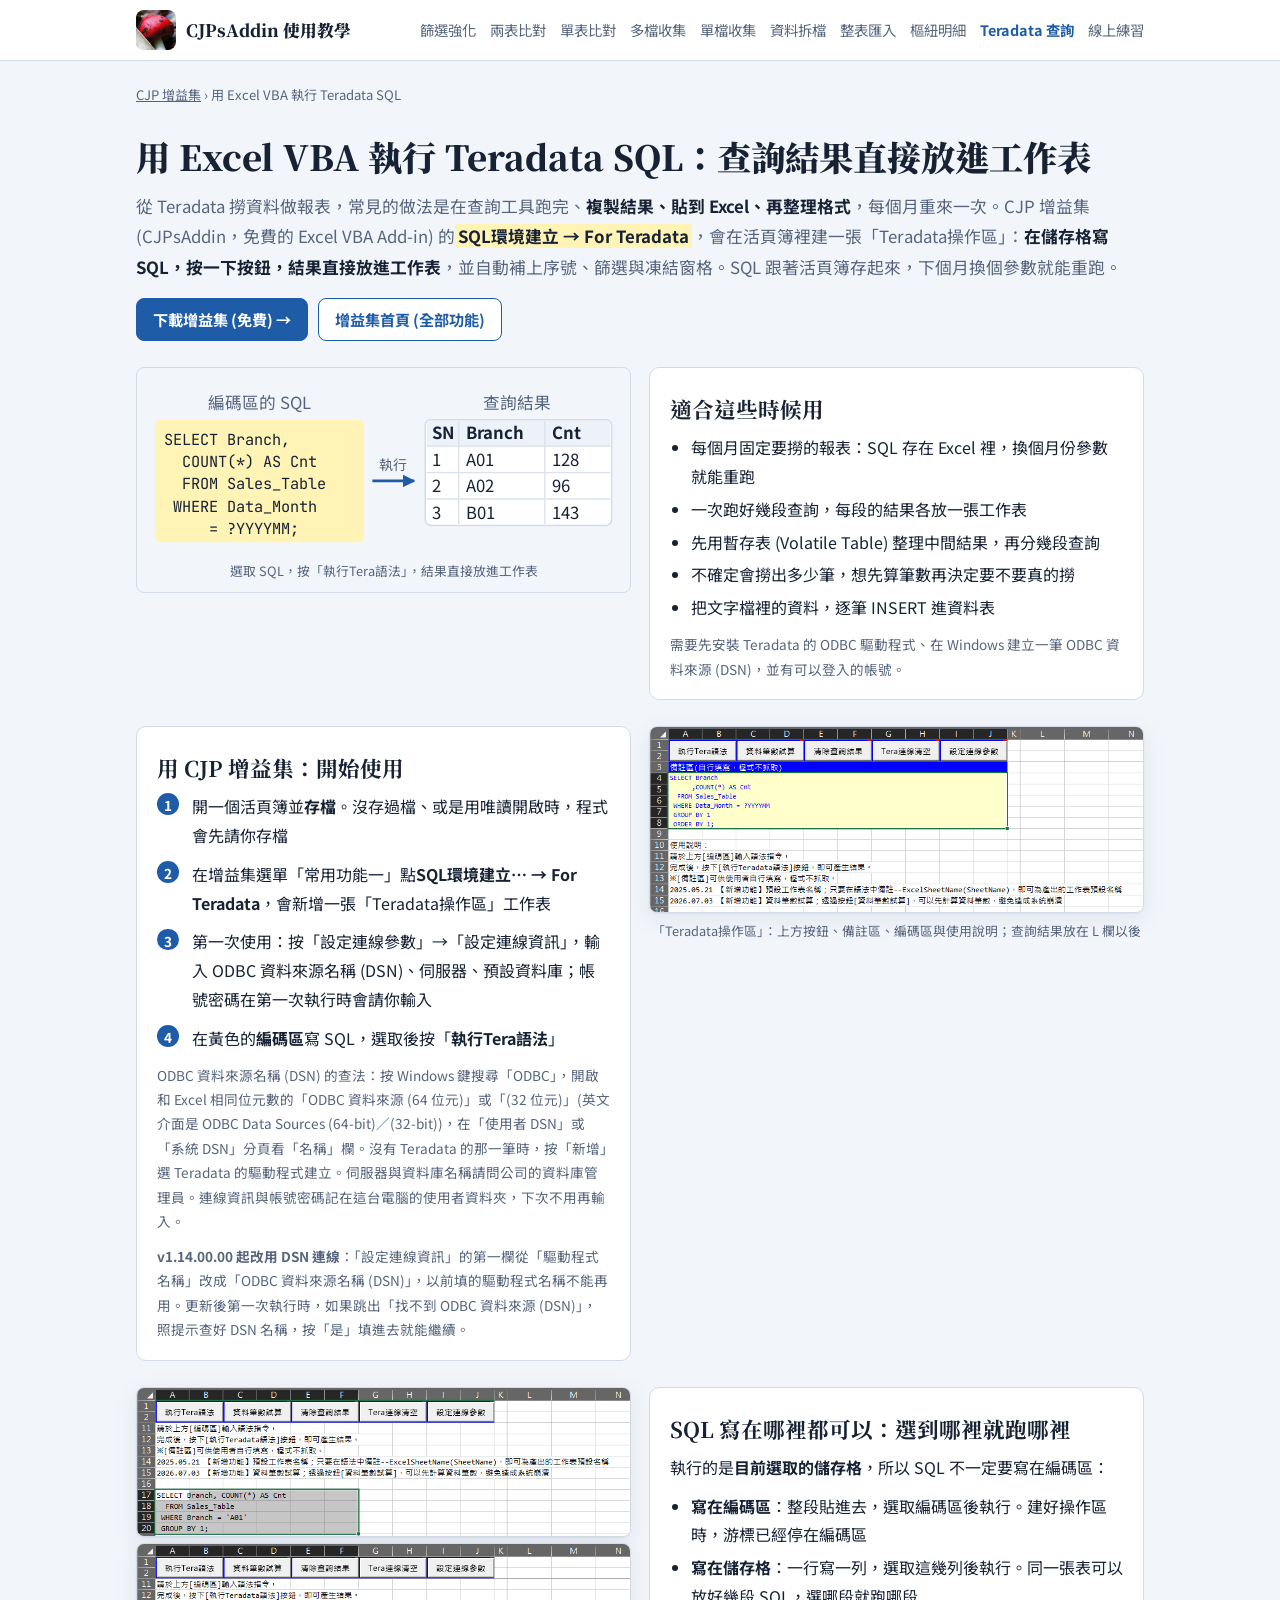
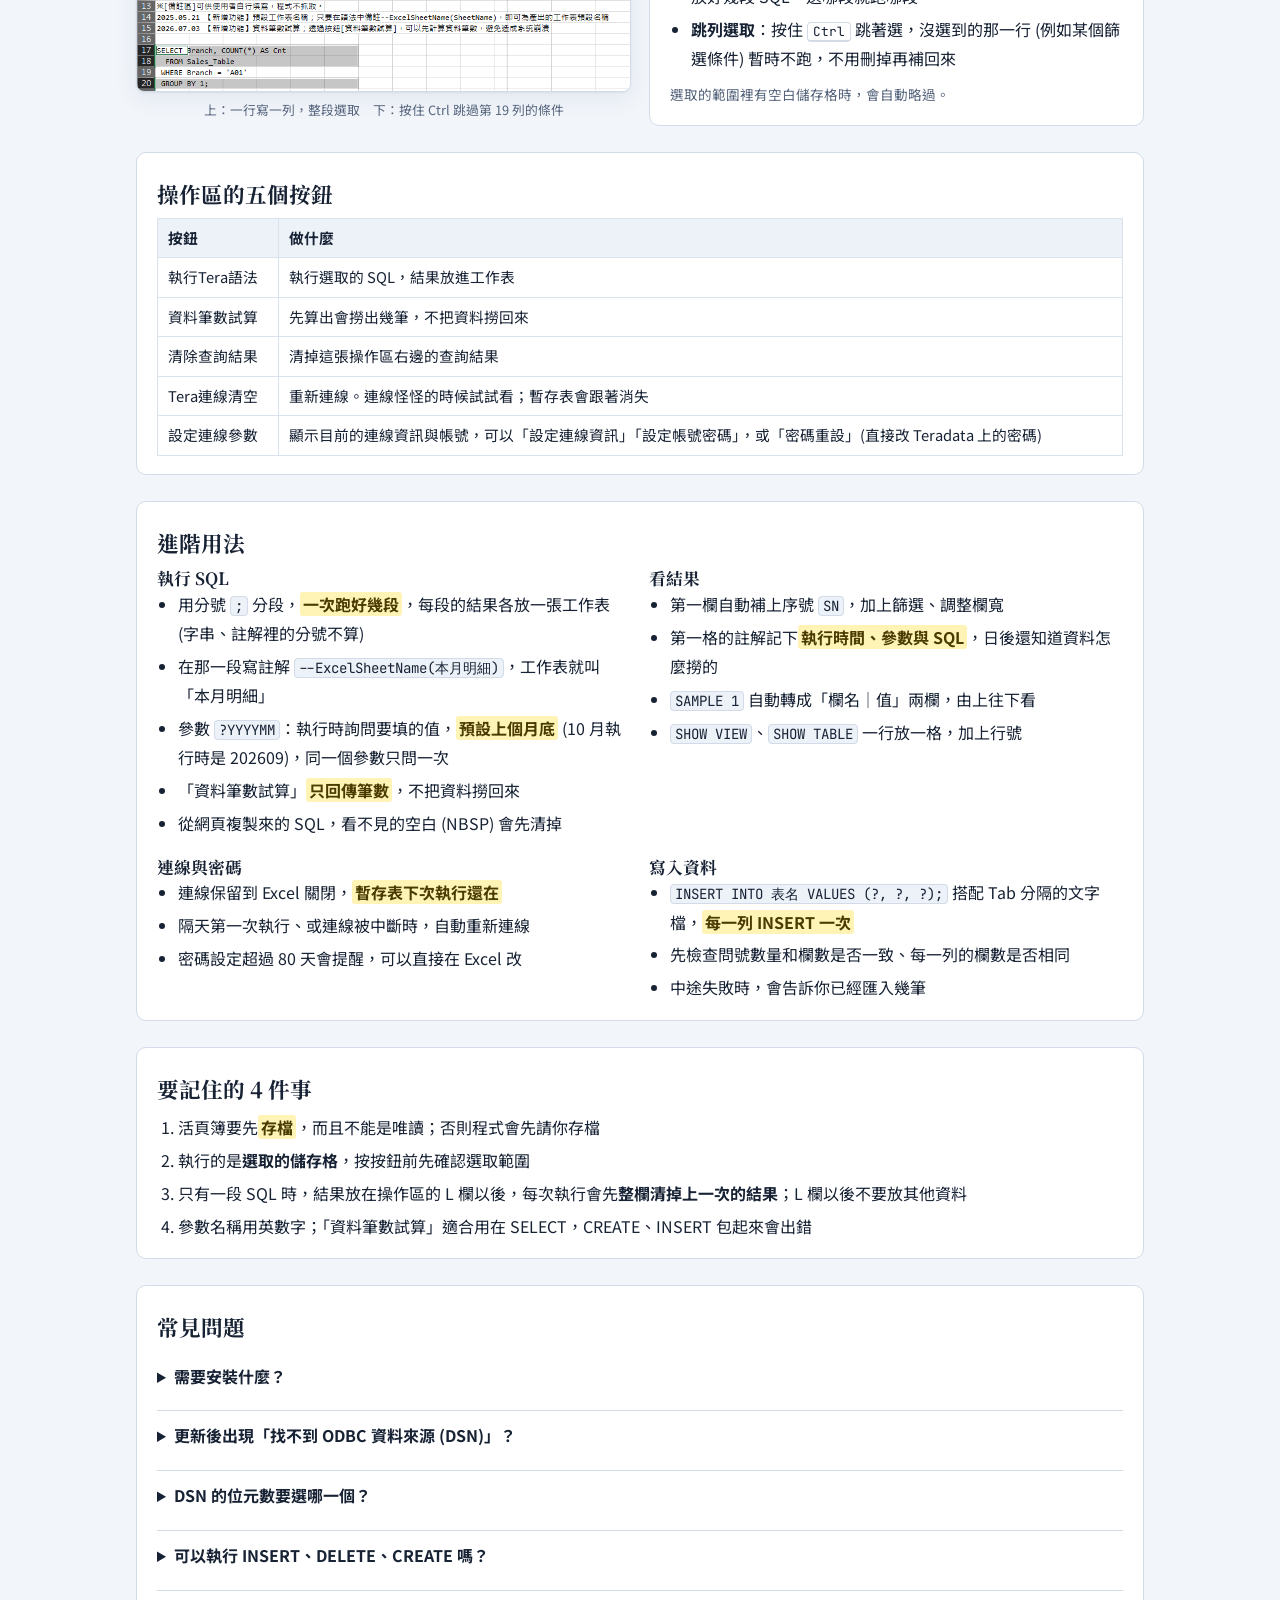
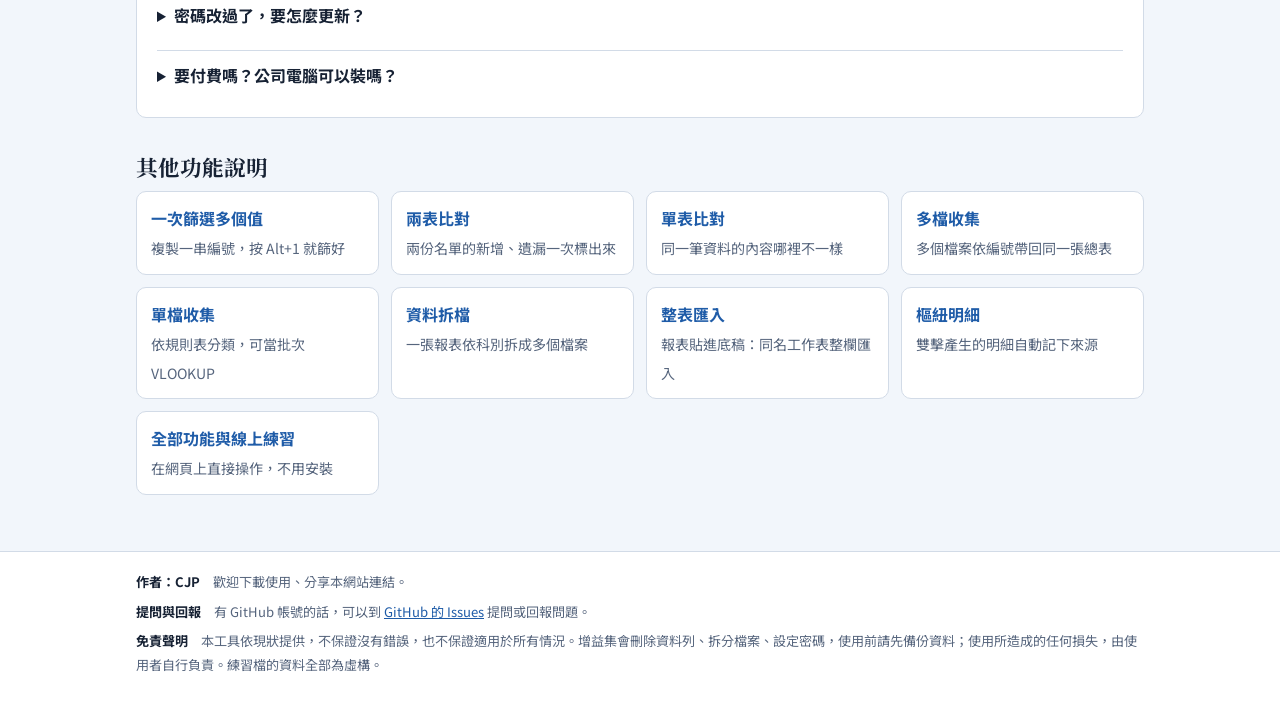
<file: teradata-vba/index.html>
<!doctype html>
<html lang="zh-Hant">
<head>
<meta charset="utf-8">
<meta name="viewport" content="width=device-width, initial-scale=1, viewport-fit=cover">
<!-- 功能說明頁：給搜尋引擎與第一次來的人看的入口。主網站沒有對應的線上練習。搜尋關鍵字：Excel VBA Teradata、Excel 連 Teradata、Excel 執行 SQL、CJP 增益集。
     內容依增益集 B10_SQL支援、B10_SQL支援_TeraData 的程式寫成 (2026/10/17，v1.13.04)；功能改版時要一起改。
     頂端選單、其他功能、頁尾每一頁都一樣；新增說明頁時，每一頁的選單都要加 (主網站頁尾的「功能說明」和 sitemap.xml 也要加) -->
<title>用 Excel VBA 執行 Teradata SQL：查詢結果直接放進工作表｜CJP 增益集</title>
<meta name="description" content="在 Excel 裡寫 Teradata SQL，按一下就把查詢結果放進工作表。CJP 增益集 (免費的 Excel VBA Add-in) 支援一次執行多段 SQL、?YYYYMM 參數、資料筆數試算、SAMPLE 1 自動轉置、暫存表保留、密碼到期提醒、文字檔批次 INSERT。">
<link rel="canonical" href="https://foolkidchang.github.io/CJPsAddin/teradata-vba/">
<meta property="og:type" content="article">
<meta property="og:site_name" content="CJPsAddin">
<meta property="og:locale" content="zh_TW">
<meta property="og:url" content="https://foolkidchang.github.io/CJPsAddin/teradata-vba/">
<meta property="og:title" content="用 Excel VBA 執行 Teradata SQL：查詢結果直接放進工作表">
<meta property="og:description" content="在 Excel 寫 Teradata SQL，結果直接放進工作表。支援多段 SQL、參數、筆數試算、批次 INSERT。">
<script type="application/ld+json">
{
  "@context": "https://schema.org",
  "@graph": [
    {
      "@type": "TechArticle",
      "headline": "用 Excel VBA 執行 Teradata SQL：查詢結果直接放進工作表",
      "inLanguage": "zh-Hant",
      "author": {
        "@type": "Person",
        "name": "CJP"
      },
      "url": "https://foolkidchang.github.io/CJPsAddin/teradata-vba/",
      "about": {
        "@type": "SoftwareApplication",
        "name": "CJPsAddin",
        "alternateName": [
          "CJP 增益集",
          "CJP's VBA Tools"
        ],
        "applicationCategory": "BusinessApplication",
        "operatingSystem": "Windows (Microsoft Excel)"
      }
    },
    {
      "@type": "BreadcrumbList",
      "itemListElement": [
        {
          "@type": "ListItem",
          "position": 1,
          "name": "CJP 增益集",
          "item": "https://foolkidchang.github.io/CJPsAddin/"
        },
        {
          "@type": "ListItem",
          "position": 2,
          "name": "用 Excel VBA 執行 Teradata SQL",
          "item": "https://foolkidchang.github.io/CJPsAddin/teradata-vba/"
        }
      ]
    }
  ]
}
</script>
<script>try{var f=localStorage.getItem('cj-fs');if(f==='l'||f==='xl')document.documentElement.dataset.fs=f;var t=localStorage.getItem('cj-theme');if(t==='light'||t==='dark')document.documentElement.dataset.theme=t;}catch(e){}</script>
<!-- 流量統計 GoatCounter：這一頁開啟時記一筆 (路徑 /CJPsAddin/teradata-vba/) -->
<script data-goatcounter="https://cjpsaddin.goatcounter.com/count" async src="https://gc.zgo.at/count.js"></script>
<link rel="preconnect" href="https://fonts.googleapis.com">
<link rel="preconnect" href="https://fonts.gstatic.com" crossorigin>
<link rel="stylesheet" href="https://fonts.googleapis.com/css2?family=Noto+Sans+TC:wght@400;500;700&family=Noto+Serif+TC:wght@700;900&family=JetBrains+Mono:wght@400;600&display=swap">
<link rel="stylesheet" href="../lp.css">
</head>
<body>
<header class="top">
  <div class="top-in">
    <a class="top-brand" href="../"><img src="../img/logo_mushroom.jpg" alt="" width="40" height="40">CJPsAddin 使用教學</a>
    <nav class="top-nav" aria-label="功能說明">
      <a href="../filter/">篩選強化</a>
      <a href="../recon/">兩表比對</a>
      <a href="../cross/">單表比對</a>
      <a href="../collect/">多檔收集</a>
      <a href="../classify/">單檔收集</a>
      <a href="../split/">資料拆檔</a>
      <a href="../move/">整表匯入</a>
      <a href="../pivot/">樞紐明細</a>
      <a href="../teradata-vba/" aria-current="page">Teradata 查詢</a>
      <a href="../">線上練習</a>
    </nav>
  </div>
</header>

<main>
  <nav class="crumb" aria-label="目前位置"><a href="../">CJP 增益集</a> › 用 Excel VBA 執行 Teradata SQL</nav>

  <section class="hero">
    <h1>用 Excel VBA 執行 Teradata SQL：查詢結果直接放進工作表</h1>
    <p class="lead">從 Teradata 撈資料做報表，常見的做法是在查詢工具跑完、<b>複製結果、貼到 Excel、再整理格式</b>，每個月重來一次。CJP 增益集 (CJPsAddin，免費的 Excel VBA Add-in) 的<b class="hl">SQL環境建立 → For Teradata</b>，會在活頁簿裡建一張「Teradata操作區」：<b>在儲存格寫 SQL，按一下按鈕，結果直接放進工作表</b>，並自動補上序號、篩選與凍結窗格。SQL 跟著活頁簿存起來，下個月換個參數就能重跑。</p>
    <div class="cta">
      <a class="btn primary" href="../#install">下載增益集 (免費) →</a>
      <a class="btn ghost" href="../">增益集首頁 (全部功能)</a>
    </div>
  </section>

  <div class="cols">
    <figure class="ill">
      <svg viewBox="0 0 340 126" role="img" aria-label="示意圖：編碼區裡的 SQL，按「執行Tera語法」後，結果放進工作表，第一欄自動補上序號 SN">
        <defs><marker id="ill-ah-t" markerUnits="userSpaceOnUse" markerWidth="9" markerHeight="9" refX="8" refY="4.5" orient="auto"><path class="i-acc" d="M0 0 L9 4.5 L0 9 Z"/></marker></defs>
        <text x="81" y="22" text-anchor="middle" class="i-muted">編碼區的 SQL</text>
        <rect class="i-mark" x="6" y="30" width="150" height="88" rx="4"/>
        <text x="12" y="48" class="i-mono">SELECT Branch,</text>
        <text x="12" y="64" class="i-mono">  COUNT(*) AS Cnt</text>
        <text x="12" y="80" class="i-mono">  FROM Sales_Table</text>
        <text x="12" y="96" class="i-mono"> WHERE Data_Month</text>
        <text x="12" y="112" class="i-mono">     = ?YYYYMM;</text>
        <text x="177" y="66" text-anchor="middle" class="i-muted" style="font-size:10px">執行</text>
        <path class="i-arrow" d="M162 74 L192 74" marker-end="url(#ill-ah-t)"/>
        <text x="266" y="22" text-anchor="middle" class="i-muted">查詢結果</text>
        <rect class="i-box" x="200" y="30" width="134" height="76" rx="4"/>
        <rect class="i-hdr" x="201" y="31" width="132" height="18"/>
        <path class="i-grid" d="M201 49h132M201 68h132M201 87h132M224 31v74M286 31v74" fill="none"/>
        <text x="205" y="44" class="i-b">SN</text><text x="229" y="44" class="i-b">Branch</text><text x="291" y="44" class="i-b">Cnt</text>
        <text x="205" y="63">1</text><text x="229" y="63">A01</text><text x="291" y="63">128</text>
        <text x="205" y="82">2</text><text x="229" y="82">A02</text><text x="291" y="82">96</text>
        <text x="205" y="101">3</text><text x="229" y="101">B01</text><text x="291" y="101">143</text>
      </svg>
      <figcaption>選取 SQL，按「執行Tera語法」，結果直接放進工作表</figcaption>
    </figure>
    <div class="panel">
      <h2>適合這些時候用</h2>
      <ul>
        <li>每個月固定要撈的報表：SQL 存在 Excel 裡，換個月份參數就能重跑</li>
        <li>一次跑好幾段查詢，每段的結果各放一張工作表</li>
        <li>先用暫存表 (Volatile Table) 整理中間結果，再分幾段查詢</li>
        <li>不確定會撈出多少筆，想先算筆數再決定要不要真的撈</li>
        <li>把文字檔裡的資料，逐筆 INSERT 進資料表</li>
      </ul>
      <p class="note">需要先安裝 Teradata 的 ODBC 驅動程式、在 Windows 建立一筆 ODBC 資料來源 (DSN)，並有可以登入的帳號。</p>
    </div>
  </div>

  <section class="cols">
    <div class="panel">
      <h2>用 CJP 增益集：開始使用</h2>
      <ol class="steps">
        <li>開一個活頁簿並<b>存檔</b>。沒存過檔、或是用唯讀開啟時，程式會先請你存檔</li>
        <li>在增益集選單「常用功能一」點<b>SQL環境建立… → For Teradata</b>，會新增一張「Teradata操作區」工作表</li>
        <li>第一次使用：按「設定連線參數」→「設定連線資訊」，輸入 ODBC 資料來源名稱 (DSN)、伺服器、預設資料庫；帳號密碼在第一次執行時會請你輸入</li>
        <li>在黃色的<b>編碼區</b>寫 SQL，選取後按「<b>執行Tera語法</b>」</li>
      </ol>
      <p class="note">ODBC 資料來源名稱 (DSN) 的查法：按 Windows 鍵搜尋「ODBC」，開啟和 Excel 相同位元數的「ODBC 資料來源 (64 位元)」或「(32 位元)」(英文介面是 ODBC Data Sources (64-bit)／(32-bit))，在「使用者 DSN」或「系統 DSN」分頁看「名稱」欄。沒有 Teradata 的那一筆時，按「新增」選 Teradata 的驅動程式建立。伺服器與資料庫名稱請問公司的資料庫管理員。連線資訊與帳號密碼記在這台電腦的使用者資料夾，下次不用再輸入。</p>
      <p class="note"><b>v1.14.00.00 起改用 DSN 連線</b>：「設定連線資訊」的第一欄從「驅動程式名稱」改成「ODBC 資料來源名稱 (DSN)」，以前填的驅動程式名稱不能再用。更新後第一次執行時，如果跳出「找不到 ODBC 資料來源 (DSN)」，照提示查好 DSN 名稱，按「是」填進去就能繼續。</p>
    </div>
    <figure class="shot">
      <img src="../img/tera_sheet.png" width="800" height="300" loading="lazy" alt="CJP 增益集建立的「Teradata操作區」工作表：第 1、2 列是五個按鈕，第 3 列是藍色的備註區，第 4 到 8 列是黃色的編碼區，下方是使用說明">
      <figcaption>「Teradata操作區」：上方按鈕、備註區、編碼區與使用說明；查詢結果放在 L 欄以後</figcaption>
    </figure>
  </section>

  <section class="cols">
    <figure class="shot">
      <img src="../img/tera_cells.png" width="800" height="240" loading="lazy" alt="SQL 一行寫在一列，選取第 17 到 20 列">
      <img src="../img/tera_ctrl.png" width="800" height="240" loading="lazy" alt="按住 Ctrl 跳著選取第 17、18、20 列，第 19 列的 WHERE 條件沒有選取">
      <figcaption>上：一行寫一列，整段選取　下：按住 Ctrl 跳過第 19 列的條件</figcaption>
    </figure>
    <div class="panel">
      <h2>SQL 寫在哪裡都可以：選到哪裡就跑哪裡</h2>
      <p>執行的是<b>目前選取的儲存格</b>，所以 SQL 不一定要寫在編碼區：</p>
      <ul>
        <li><b>寫在編碼區</b>：整段貼進去，選取編碼區後執行。建好操作區時，游標已經停在編碼區</li>
        <li><b>寫在儲存格</b>：一行寫一列，選取這幾列後執行。同一張表可以放好幾段 SQL，選哪段就跑哪段</li>
        <li><b>跳列選取</b>：按住 <kbd>Ctrl</kbd> 跳著選，沒選到的那一行 (例如某個篩選條件) 暫時不跑，不用刪掉再補回來</li>
      </ul>
      <p class="note">選取的範圍裡有空白儲存格時，會自動略過。</p>
    </div>
  </section>

  <section class="panel">
    <h2>操作區的五個按鈕</h2>
    <div class="scroll">
      <table class="cmp">
        <tr><th>按鈕</th><th>做什麼</th></tr>
        <tr><td>執行Tera語法</td><td>執行選取的 SQL，結果放進工作表</td></tr>
        <tr><td>資料筆數試算</td><td>先算出會撈出幾筆，不把資料撈回來</td></tr>
        <tr><td>清除查詢結果</td><td>清掉這張操作區右邊的查詢結果</td></tr>
        <tr><td>Tera連線清空</td><td>重新連線。連線怪怪的時候試試看；暫存表會跟著消失</td></tr>
        <tr><td>設定連線參數</td><td>顯示目前的連線資訊與帳號，可以「設定連線資訊」「設定帳號密碼」，或「密碼重設」(直接改 Teradata 上的密碼)</td></tr>
      </table>
    </div>
  </section>

  <section class="panel">
    <h2>進階用法</h2>
    <div class="cols">
      <div>
        <h3>執行 SQL</h3>
        <ul>
          <li>用分號 <code>;</code> 分段，<b class="hl">一次跑好幾段</b>，每段的結果各放一張工作表 (字串、註解裡的分號不算)</li>
          <li>在那一段寫註解 <code>--ExcelSheetName(本月明細)</code>，工作表就叫「本月明細」</li>
          <li>參數 <code>?YYYYMM</code>：執行時詢問要填的值，<b class="hl">預設上個月底</b> (10 月執行時是 202609)，同一個參數只問一次</li>
          <li>「資料筆數試算」<b class="hl">只回傳筆數</b>，不把資料撈回來</li>
          <li>從網頁複製來的 SQL，看不見的空白 (NBSP) 會先清掉</li>
        </ul>
      </div>
      <div>
        <h3>看結果</h3>
        <ul>
          <li>第一欄自動補上序號 <code>SN</code>，加上篩選、調整欄寬</li>
          <li>第一格的註解記下<b class="hl">執行時間、參數與 SQL</b>，日後還知道資料怎麼撈的</li>
          <li><code>SAMPLE 1</code> 自動轉成「欄名｜值」兩欄，由上往下看</li>
          <li><code>SHOW VIEW</code>、<code>SHOW TABLE</code> 一行放一格，加上行號</li>
        </ul>
      </div>
      <div>
        <h3>連線與密碼</h3>
        <ul>
          <li>連線保留到 Excel 關閉，<b class="hl">暫存表下次執行還在</b></li>
          <li>隔天第一次執行、或連線被中斷時，自動重新連線</li>
          <li>密碼設定超過 80 天會提醒，可以直接在 Excel 改</li>
        </ul>
      </div>
      <div>
        <h3>寫入資料</h3>
        <ul>
          <li><code>INSERT INTO 表名 VALUES (?, ?, ?);</code> 搭配 Tab 分隔的文字檔，<b class="hl">每一列 INSERT 一次</b></li>
          <li>先檢查問號數量和欄數是否一致、每一列的欄數是否相同</li>
          <li>中途失敗時，會告訴你已經匯入幾筆</li>
        </ul>
      </div>
    </div>
  </section>

  <section class="panel">
    <h2>要記住的 4 件事</h2>
    <ol>
      <li>活頁簿要先<b class="hl">存檔</b>，而且不能是唯讀；否則程式會先請你存檔</li>
      <li>執行的是<b>選取的儲存格</b>，按按鈕前先確認選取範圍</li>
      <li>只有一段 SQL 時，結果放在操作區的 L 欄以後，每次執行會先<b>整欄清掉上一次的結果</b>；L 欄以後不要放其他資料</li>
      <li>參數名稱用英數字；「資料筆數試算」適合用在 SELECT，CREATE、INSERT 包起來會出錯</li>
    </ol>
  </section>

  <section class="panel">
    <h2>常見問題</h2>
    <details class="faq"><summary>需要安裝什麼？</summary><p>Teradata 的 ODBC 驅動程式、一筆 ODBC 資料來源 (DSN)，以及可以登入的帳號。DSN 在 Windows 的「ODBC 資料來源」建立與查詢 (位元數要和 Excel 相同)；伺服器與預設資料庫請問公司的資料庫管理員。</p></details>
    <details class="faq"><summary>更新後出現「找不到 ODBC 資料來源 (DSN)」？</summary><p>v1.14.00.00 起改用 DSN 連線，以前「設定連線資訊」填的是驅動程式名稱，所以找不到。按提示的「是」，在第一欄填 DSN 名稱 (按 Windows 鍵搜尋「ODBC」，開啟「ODBC 資料來源」，在「使用者 DSN」或「系統 DSN」分頁看「名稱」欄)。之後也可以從「設定連線參數」→「設定連線資訊」修改。</p></details>
    <details class="faq"><summary>DSN 的位元數要選哪一個？</summary><p>和 Excel 相同。在 Excel 按「檔案」→「帳戶」→「關於 Excel」，視窗第一行最後會寫「32 位元」或「64 位元」。選錯時會出現位元數不同的提示，請在另一個位元數的「ODBC 資料來源」建立同名的 DSN。</p></details>
    <details class="faq"><summary>可以執行 INSERT、DELETE、CREATE 嗎？</summary><p>可以，會用你的帳號權限執行，跑完會顯示做了什麼 (例如「插入資訊」「清除表格」)。會改到資料庫的語法，執行前請再確認一次。</p></details>
    <details class="faq"><summary>密碼改過了，要怎麼更新？</summary><p>按「設定連線參數」→「設定帳號密碼」，更新記在電腦上的那一組。要直接改 Teradata 上的密碼，按「密碼重設」。</p></details>
    <details class="faq"><summary>要付費嗎？公司電腦可以裝嗎？</summary><p>免費。安裝方式和注意事項請看<a href="../#install">安裝方式</a>。</p></details>
  </section>

  <section>
    <h2 style="margin-bottom:10px">其他功能說明</h2>
    <div class="related">
      <a href="../filter/"><b>一次篩選多個值</b><span>複製一串編號，按 Alt+1 就篩好</span></a>
      <a href="../recon/"><b>兩表比對</b><span>兩份名單的新增、遺漏一次標出來</span></a>
      <a href="../cross/"><b>單表比對</b><span>同一筆資料的內容哪裡不一樣</span></a>
      <a href="../collect/"><b>多檔收集</b><span>多個檔案依編號帶回同一張總表</span></a>
      <a href="../classify/"><b>單檔收集</b><span>依規則表分類，可當批次 VLOOKUP</span></a>
      <a href="../split/"><b>資料拆檔</b><span>一張報表依科別拆成多個檔案</span></a>
      <a href="../move/"><b>整表匯入</b><span>報表貼進底稿：同名工作表整欄匯入</span></a>
      <a href="../pivot/"><b>樞紐明細</b><span>雙擊產生的明細自動記下來源</span></a>
      <a href="../"><b>全部功能與線上練習</b><span>在網頁上直接操作，不用安裝</span></a>
    </div>
  </section>
</main>

<footer class="site-foot">
  <div class="site-foot-in">
    <p><b>作者：CJP</b>　歡迎下載使用、分享本網站連結。</p>
    <p><b>提問與回報</b>　有 GitHub 帳號的話，可以到 <a href="https://github.com/foolkidChang/CJPsAddin/issues" target="_blank" rel="noopener">GitHub 的 Issues</a> 提問或回報問題。</p>
    <p><b>免責聲明</b>　本工具依現狀提供，不保證沒有錯誤，也不保證適用於所有情況。增益集會刪除資料列、拆分檔案、設定密碼，使用前請先備份資料；使用所造成的任何損失，由使用者自行負責。練習檔的資料全部為虛構。</p>
  </div>
</footer>
</body>
</html>
</file>
<file: lp.css>
/* 功能說明頁 (recon/、filter/、split/ 等) 共用的樣式。顏色、字型與主網站 index.html 相同；主網站改配色時這裡也要一起改 */
:root{
  --bg:#f2f6fb; --surface:#ffffff; --ink:#172234; --muted:#56657d; --line:#d2dbe7;
  --accent:#1f5ca8; --accent-ink:#ffffff; --accent-soft:#e2edfa;
  --hdr:#edf2f9; --grid:#dae2ed;
  --mark:#fff3b5; --mark-ink:#4a3b00;
  --both:#dff1e5; --both-ink:#15532f; --only:#fdf0d5; --only-ink:#7a4b00; --dup:#c2410c;
  --cond:#c9ecd3; --cond-ink:#174d2c; --pink:#ffc7ce; --pink-ink:#7a1f2b; --grey:#c4c8c5; --grey-ink:#2b302d; --dupblue:#1f4fd8;
  --shadow:0 1px 2px rgba(20,40,80,.06),0 6px 24px rgba(20,40,80,.08);
  --f-display:"Noto Serif TC","Songti TC","PMingLiU",serif;
  --f-body:"Noto Sans TC","Microsoft JhengHei","PingFang TC",system-ui,sans-serif;
  --f-mono:"JetBrains Mono",Consolas,"Courier New",monospace;
}
@media (prefers-color-scheme: dark){:root:not([data-theme="light"]){
  --bg:#0f1520; --surface:#162030; --ink:#e3eaf4; --muted:#9aa9bf; --line:#2a3850;
  --accent:#6aa7f0; --accent-ink:#0b1a2e; --accent-soft:#1b2c45;
  --hdr:#1c2738; --grid:#26344a;
  --mark:#4d4318; --mark-ink:#fff1b0;
  --both:#173a25; --both-ink:#a6e6bf; --only:#3a2d12; --only-ink:#f3cf86; --dup:#ff8a5b;
  --cond:#1e4a30; --cond-ink:#bdf0cf; --pink:#5c2a33; --pink-ink:#ffd0d7; --grey:#454b47; --grey-ink:#e2e6e3; --dupblue:#8fb4ff;
  --shadow:0 1px 2px rgba(0,0,0,.3),0 6px 24px rgba(0,0,0,.35); color-scheme:dark}}
:root[data-theme="dark"]{
  --bg:#0f1520; --surface:#162030; --ink:#e3eaf4; --muted:#9aa9bf; --line:#2a3850;
  --accent:#6aa7f0; --accent-ink:#0b1a2e; --accent-soft:#1b2c45;
  --hdr:#1c2738; --grid:#26344a;
  --mark:#4d4318; --mark-ink:#fff1b0;
  --both:#173a25; --both-ink:#a6e6bf; --only:#3a2d12; --only-ink:#f3cf86; --dup:#ff8a5b;
  --cond:#1e4a30; --cond-ink:#bdf0cf; --pink:#5c2a33; --pink-ink:#ffd0d7; --grey:#454b47; --grey-ink:#e2e6e3; --dupblue:#8fb4ff;
  --shadow:0 1px 2px rgba(0,0,0,.3),0 6px 24px rgba(0,0,0,.35); color-scheme:dark}

*,*::before,*::after{box-sizing:border-box}
html[data-fs="l"]{font-size:112.5%}
html[data-fs="xl"]{font-size:125%}
body{background:var(--bg);color:var(--ink);font-family:var(--f-body);font-size:1rem;line-height:1.8;margin:0}
img{max-width:100%;height:auto}
a{color:var(--accent)}
h1,h2,h3{font-family:var(--f-display);line-height:1.35;margin:0;text-wrap:balance}
h1{font-size:clamp(1.55rem,4.2vw,2.15rem);font-weight:900}
h2{font-size:1.35rem;margin-top:8px}
h3{font-size:1.05rem}
p{margin:0}
code,kbd{font-family:var(--f-mono)}
code{font-size:.88em;background:var(--hdr);border:1px solid var(--line);border-radius:4px;padding:0 4px}
kbd{font-size:.8em;background:var(--surface);border:1px solid var(--line);border-bottom-width:2px;border-radius:4px;padding:0 5px}
:focus-visible{outline:2px solid var(--accent);outline-offset:2px}
.hl{background:var(--mark);color:var(--mark-ink);border-radius:3px;padding:0 3px;font-weight:700}

/* 頂端：商標＋網站名稱＋其他說明頁 */
.top{background:var(--surface);border-bottom:1px solid var(--line)}
.top-in{max-width:1040px;margin:0 auto;padding:10px 16px;display:flex;align-items:center;gap:10px 16px;flex-wrap:wrap}
.top-brand{display:flex;align-items:center;gap:10px;color:var(--ink);text-decoration:none;font-family:var(--f-display);font-weight:900;font-size:1.05rem}
.top-brand img{width:40px;height:40px;border-radius:8px;object-fit:cover}
.top-nav{display:flex;gap:4px 14px;flex-wrap:wrap;font-size:.9rem;margin-left:auto}
.top-nav a{color:var(--muted);text-decoration:none}
.top-nav a:hover,.top-nav a[aria-current="page"]{color:var(--accent);font-weight:700}

main{max-width:1040px;margin:0 auto;padding:22px 16px 56px;display:grid;gap:26px}
.crumb{font-size:.82rem;color:var(--muted)}
.crumb a{color:var(--muted)}
.hero{display:grid;gap:12px}
.hero .lead{font-size:1.05rem;color:var(--muted)}
.hero .lead b{color:var(--ink)}
.cta{display:flex;flex-wrap:wrap;gap:10px;margin-top:4px}
.btn{display:inline-flex;align-items:center;gap:6px;border:1px solid var(--accent);border-radius:8px;padding:7px 16px;font-weight:700;text-decoration:none;font-size:.95rem}
.btn.primary{background:var(--accent);color:var(--accent-ink)}
.btn.ghost{background:var(--surface);color:var(--accent)}
.btn:hover{filter:brightness(1.08)}
.btn svg{width:1.05em;height:1.05em;fill:none;stroke:currentColor;stroke-width:2.2;stroke-linecap:round;stroke-linejoin:round}

.panel{background:var(--surface);border:1px solid var(--line);border-radius:10px;padding:18px 20px;display:grid;gap:10px}
.cols{display:grid;grid-template-columns:repeat(auto-fit,minmax(min(100%,320px),1fr));gap:18px;align-items:start}
.cols>*{min-width:0}
ol,ul{margin:0;padding-left:1.3em;display:grid;gap:4px}
.steps{counter-reset:s;list-style:none;padding-left:0;gap:10px}
.steps>li{counter-increment:s;position:relative;padding-left:2.2em}
.steps>li::before{content:counter(s);position:absolute;left:0;top:.1em;width:1.6em;height:1.6em;border-radius:50%;background:var(--accent);color:var(--accent-ink);display:grid;place-items:center;font-weight:700;font-size:.85rem}
.note{font-size:.85rem;color:var(--muted)}
.steps ul{list-style:disc;gap:2px} /* 步驟裡的小項目：圓點，不編號 */

.ill{margin:0;background:var(--bg);border:1px solid var(--line);border-radius:8px;padding:10px}
.ill svg{display:block;width:100%;height:auto}
.ill figcaption{font-size:.8rem;color:var(--muted);text-align:center;margin-top:6px}
.ill text{font-family:var(--f-body);font-size:12px;fill:var(--ink)}
.ill .i-mono{font-family:var(--f-mono);font-size:11px;white-space:pre}
.ill .i-b{font-weight:700}
.ill .i-muted{fill:var(--muted)}
.ill .i-faint{opacity:.35}
.ill .i-box{fill:var(--surface);stroke:var(--line)}
.ill .i-hdr{fill:var(--hdr)}
.ill .i-cond{fill:var(--cond)}
.ill text.i-cond-t{fill:var(--cond-ink)}
.ill .i-mark{fill:var(--mark)}
.ill .i-acc{fill:var(--accent)}
.ill text.i-acc{font-weight:700}
.ill .i-arrow{stroke:var(--accent);stroke-width:2;fill:none}
.ill .i-only-f{fill:var(--only)}
.ill .i-ring{fill:none;stroke:var(--only-ink);stroke-width:1.5}
.ill .i-both{fill:var(--both)}
.ill text.i-only-t{fill:var(--only-ink);font-weight:700}
.ill text.i-both-t{fill:var(--both-ink);font-weight:700}
.ill .i-pink{fill:var(--pink)}
.ill .i-grey{fill:var(--grey)}
.ill .i-sep{stroke:var(--ink);stroke-width:2}
.ill .i-grid{stroke:var(--grid)}
/* 單表比對的標記圖例 */
.sw{display:inline-block;padding:0 6px;border-radius:3px;font-size:.88em;font-weight:500}
.sw.pink{background:var(--pink);color:var(--pink-ink)}
.sw.grey{background:var(--grey);color:var(--grey-ink)}
.sw.blue{color:var(--dupblue);font-weight:700;font-style:italic}
.sw.line{border-top:2px solid var(--ink);border-radius:0}

.shot{margin:0;display:grid;gap:6px;justify-items:center}
.shot img{border:1px solid var(--line);border-radius:8px;box-shadow:var(--shadow)}
.shot figcaption{font-size:.8rem;color:var(--muted)}

.res{font-size:.85rem;border-radius:3px;padding:1px 6px;display:inline-block}
.res.both{background:var(--both);color:var(--both-ink)}
.res.only{background:var(--only);color:var(--only-ink)}
.res .d{color:var(--dup);font-weight:700}

.scroll{overflow-x:auto}
table.cmp{border-collapse:collapse;width:100%;font-size:.92rem}
table.cmp th,table.cmp td{border:1px solid var(--grid);padding:6px 10px;text-align:left;vertical-align:top}
table.cmp th{background:var(--hdr)}
pre.formula{margin:0;background:var(--hdr);border:1px solid var(--line);border-radius:6px;padding:8px 12px;font-family:var(--f-mono);font-size:.88rem;overflow-x:auto;white-space:pre}

details.faq{border-top:1px solid var(--line);padding:10px 0}
details.faq:first-of-type{border-top:0}
details.faq summary{cursor:pointer;font-weight:700}
details.faq p{margin-top:6px;color:var(--muted)}
details.faq p b{color:var(--ink)}

.related{display:grid;grid-template-columns:repeat(auto-fit,minmax(min(100%,220px),1fr));gap:12px}
.related a{display:block;background:var(--surface);border:1px solid var(--line);border-radius:10px;padding:12px 14px;text-decoration:none;color:var(--ink)}
.related a:hover{border-color:var(--accent)}
.related b{display:block;color:var(--accent)}
.related span{font-size:.88rem;color:var(--muted)}

.site-foot{border-top:1px solid var(--line);background:var(--surface)}
.site-foot-in{max-width:1040px;margin:0 auto;padding:18px 16px 26px;font-size:.82rem;color:var(--muted);display:grid;gap:6px}
.site-foot-in b{color:var(--ink)}
</file>
